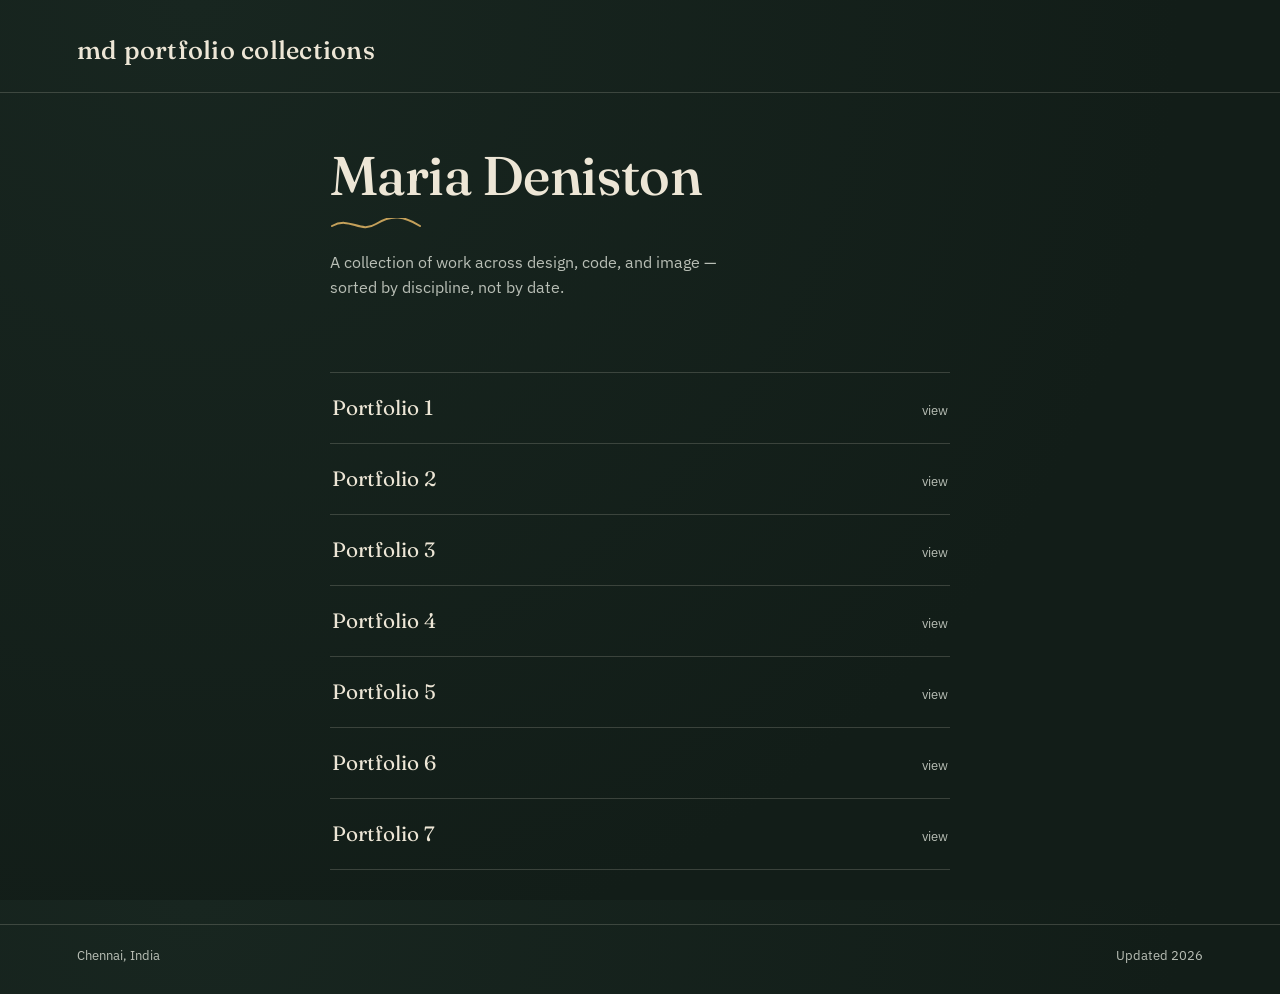
<file: index.html>
<!DOCTYPE html>
<html lang="en">
<head>
<meta charset="UTF-8">
<meta name="viewport" content="width=device-width, initial-scale=1.0">
<title>Portfolio — Index</title>
<link rel="preconnect" href="https://fonts.googleapis.com">
<link href="https://fonts.googleapis.com/css2?family=Fraunces:opsz,wght@9..144,400;9..144,500;9..144,600&family=IBM+Plex+Sans:wght@400;500&display=swap" rel="stylesheet">
<style>

  :root{
    --ink: #EDE6D6;
    --ink-dim: #B9BFB6;
    --bg: #182620;
    --bg-deep: #121D18;
    --brass: #C4A05A;
    --rust: #9C5B44;
    --rule: rgba(237, 230, 214, 0.18);
  }

  *{ margin:0; padding:0; box-sizing:border-box; }

  html, body{
    height:100%;
  }

  body{
    background: radial-gradient(circle at 15% 0%, var(--bg) 0%, var(--bg-deep) 70%);
    color: var(--ink);
    font-family: 'IBM Plex Sans', sans-serif;
    min-height:100vh;
    display:flex;
    flex-direction:column;
  }

  .site-header{
    padding: 34px 6vw 26px;
    border-bottom: 1px solid var(--rule);
  }

  .site-header .title{
    font-family: 'Fraunces', serif;
    font-weight: 500;
    font-size: clamp(1.3rem, 2.6vw, 1.6rem);
    letter-spacing: 0.01em;
  }

  main{
    flex: 1;
    display:flex;
    align-items:center;
    justify-content:center;
    padding: 6vh 6vw;
  }

  .card{
    width:100%;
    max-width: 620px;
  }

  .masthead{
    margin-bottom: 4.5rem;
  }

  .masthead h1{
    font-family: 'Fraunces', serif;
    font-weight: 500;
    font-size: clamp(2.4rem, 6vw, 3.4rem);
    line-height: 1.05;
    letter-spacing: -0.01em;
  }

  .masthead .flourish{
    display:block;
    width: 92px;
    height: 14px;
    margin-top: 14px;
  }

  .masthead .flourish path{
    stroke: var(--brass);
    stroke-width: 2;
    fill:none;
    stroke-linecap: round;
  }

  .masthead p{
    margin-top: 18px;
    color: var(--ink-dim);
    font-size: 0.98rem;
    max-width: 40ch;
    line-height: 1.6;
  }

  .menu{
    list-style:none;
    border-top: 1px solid var(--rule);
  }

  .menu li{
    border-bottom: 1px solid var(--rule);
  }

  .menu a{
    display:flex;
    align-items:baseline;
    justify-content:space-between;
    gap: 20px;
    text-decoration:none;
    color: var(--ink);
    padding: 22px 2px;
    position:relative;
  }

  .menu .name{
    font-family:'Fraunces', serif;
    font-weight: 400;
    font-size: 1.3rem;
    transition: transform 0.35s cubic-bezier(.2,.7,.2,1), color 0.35s ease;
  }

  .menu .note{
    font-size: 0.82rem;
    color: var(--ink-dim);
    white-space:nowrap;
    flex-shrink:0;
    transition: color 0.35s ease;
  }

  .menu li::after{
    content:"";
    display:block;
    height:1px;
    background: var(--brass);
    width:0%;
    transition: width 0.4s cubic-bezier(.2,.7,.2,1);
  }

  .menu li:hover::after{
    width:100%;
  }

  .menu li:hover .name{
    transform: translateX(8px);
    color: var(--brass);
  }

  .menu li:hover .note{
    color: var(--rust);
  }

  .site-footer{
    padding: 22px 6vw 30px;
    border-top: 1px solid var(--rule);
    font-size: 0.82rem;
    color: var(--ink-dim);
    display:flex;
    justify-content:space-between;
    gap: 20px;
    flex-wrap:wrap;
  }

  @media (prefers-reduced-motion: reduce){
    .menu .name, .menu li::after{ transition:none; }
  }

  @media (max-width: 480px){
    .menu .note{ display:none; }
  }

</style>
</head>
<body>

  <header class="site-header">
    <span class="title">md portfolio collections</span>
  </header>

  <main>
    <div class="card">

      <div class="masthead">
        <h1>Maria Deniston</h1>
        <svg class="flourish" viewBox="0 0 92 14" xmlns="http://www.w3.org/2000/svg">
          <path d="M2 8 C 20 -2, 30 16, 46 6 S 74 -2, 90 8" />
        </svg>
        <p>A collection of work across design, code, and image — sorted by discipline, not by date.</p>
      </div>

      <ul class="menu">
        <li><a href="./p1/index.html"><span class="name">Portfolio 1</span><span class="note">view</span></a></li>
        <li><a href="./p2/index.html"><span class="name">Portfolio 2</span><span class="note">view</span></a></li>
        <li><a href="./p3/index.html"><span class="name">Portfolio 3</span><span class="note">view</span></a></li>
        <li><a href="./p4/index.html"><span class="name">Portfolio 4</span><span class="note">view</span></a></li>
        <li><a href="./p5/index.html"><span class="name">Portfolio 5</span><span class="note">view</span></a></li>
        <li><a href="./p6/index.html"><span class="name">Portfolio 6</span><span class="note">view</span></a></li>
        <li><a href="./p7/index.html"><span class="name">Portfolio 7</span><span class="note">view</span></a></li>
      </ul>

    </div>
  </main>

  <footer class="site-footer">
    <span>Chennai, India</span>
    <span>Updated 2026</span>
  </footer>

</body>
</html>
</file>
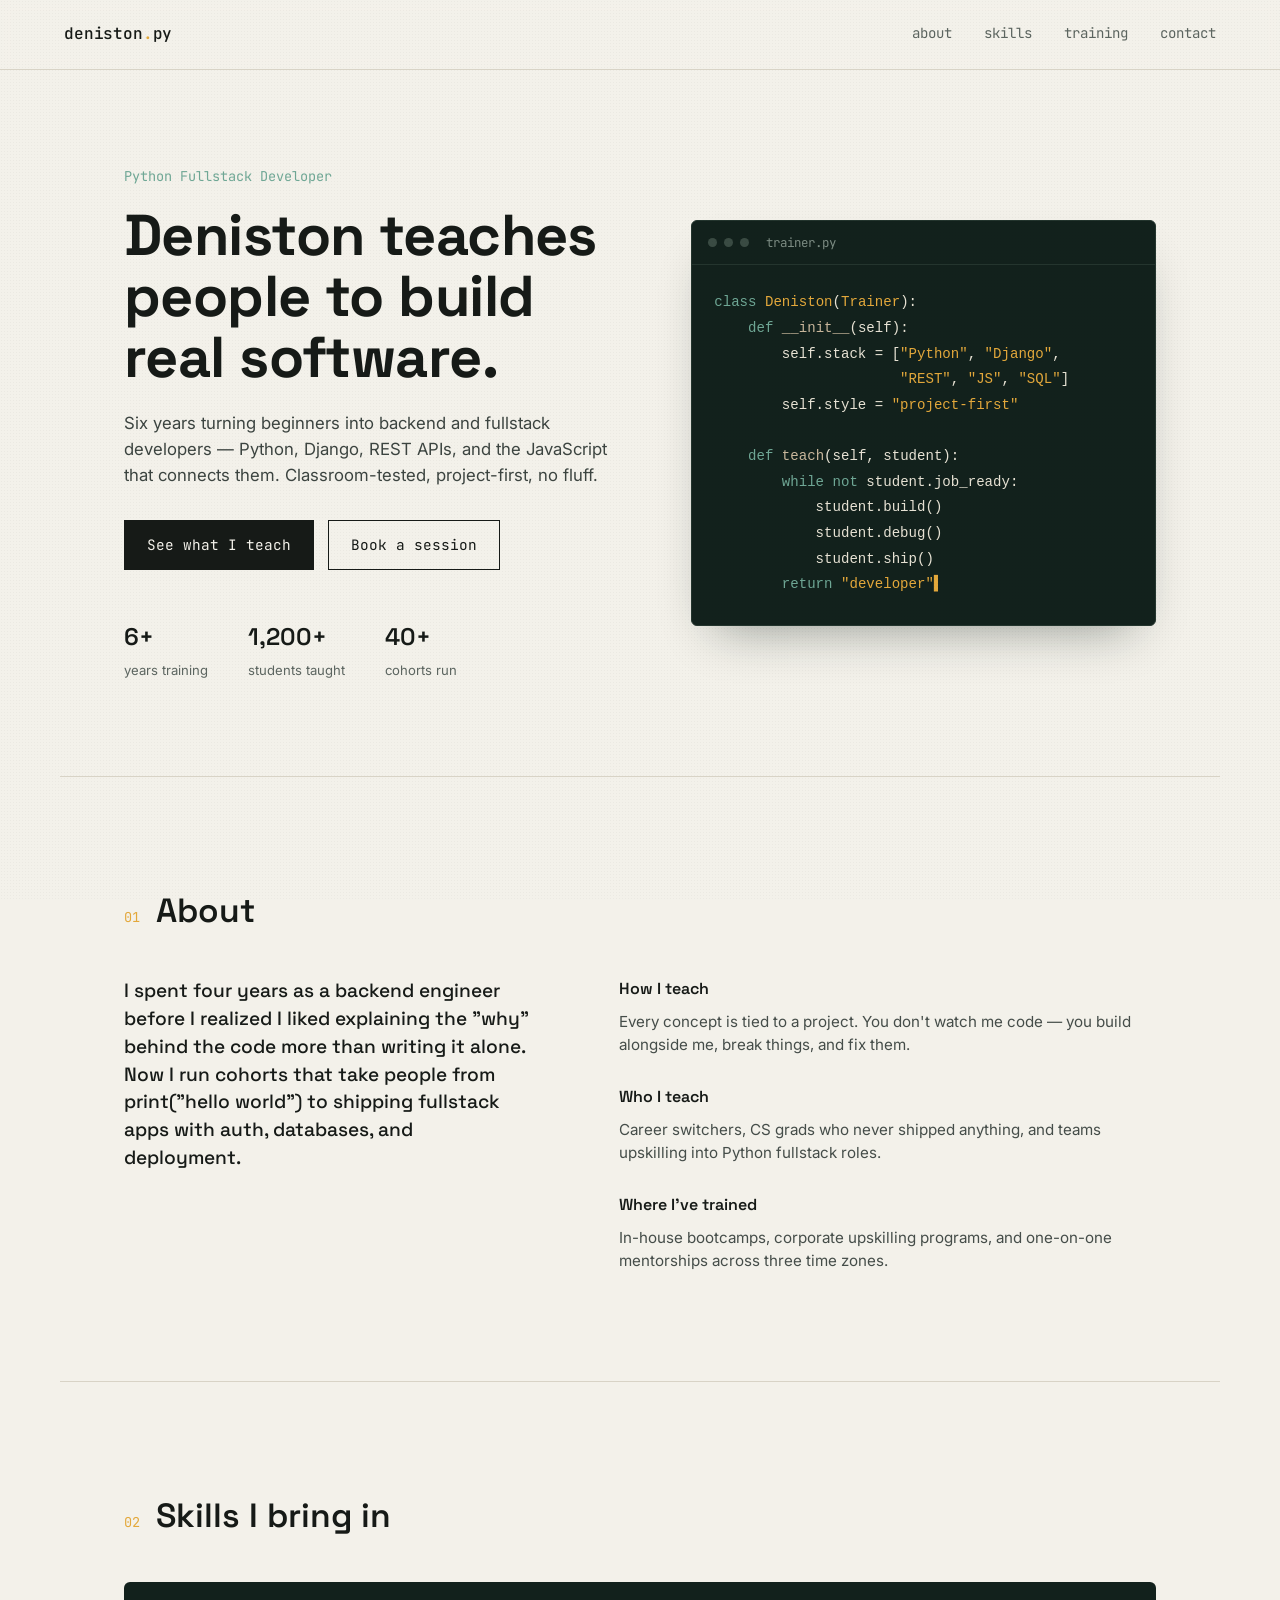
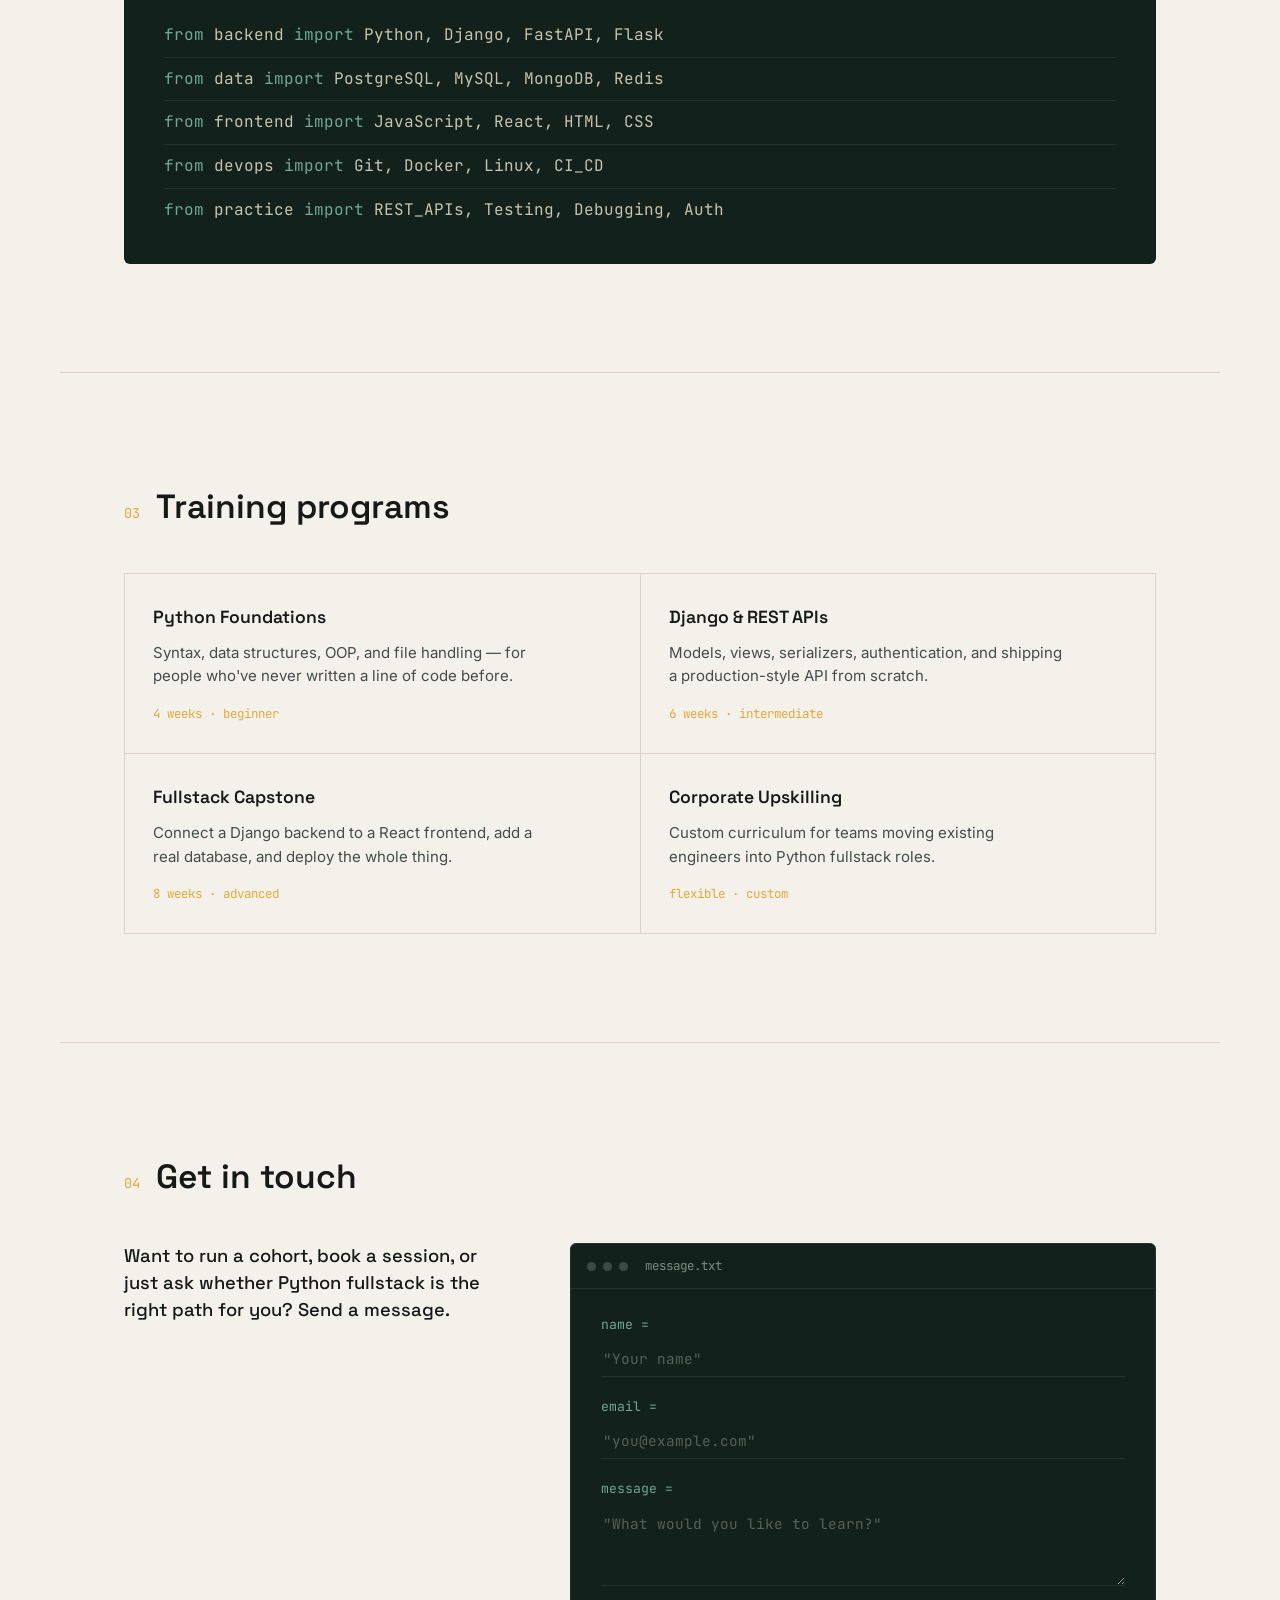
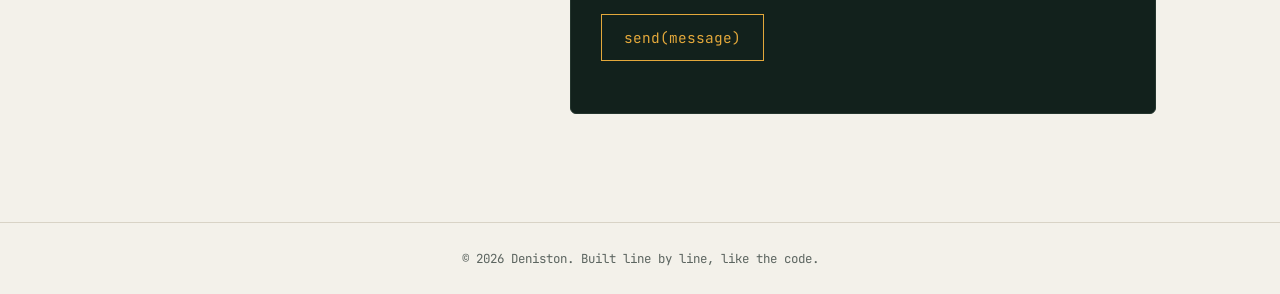
<file: p1/index.html>
<!DOCTYPE html>
<html lang="en">
<head>
<meta charset="UTF-8">
<meta name="viewport" content="width=device-width, initial-scale=1.0">
<title>Deniston — Python Fullstack Trainer</title>
<link rel="preconnect" href="https://fonts.googleapis.com">
<link rel="preconnect" href="https://fonts.gstatic.com" crossorigin>
<link href="https://fonts.googleapis.com/css2?family=Space+Grotesk:wght@400;500;600;700&family=Inter:wght@400;500;600&family=JetBrains+Mono:wght@400;500&display=swap" rel="stylesheet">
<link rel="stylesheet" href="./style.css">
</head>
<body>

<div class="grain"></div>

<header class="nav">
  <a href="#top" class="nav__mark">deniston<span class="dot">.</span>py</a>
  <nav class="nav__links">
    <a href="#about">about</a>
    <a href="#skills">skills</a>
    <a href="#training">training</a>
    <a href="#contact">contact</a>
  </nav>
  <button class="nav__toggle" id="navToggle" aria-label="Open menu" aria-expanded="false">
    <span></span><span></span><span></span>
  </button>
</header>

<main id="top">

  <!-- ============ HERO ============ -->
  <section class="hero">
    <div class="hero__text">
      <p class="hero__kicker">Python Fullstack Developer</p>
      <h1 class="hero__title">Deniston teaches<br>people to build<br>real software.</h1>
      <p class="hero__lede">
        Six years turning beginners into backend and fullstack developers —
        Python, Django, REST APIs, and the JavaScript that connects them.
        Classroom-tested, project-first, no fluff.
      </p>
      <div class="hero__actions">
        <a href="#training" class="btn btn--solid">See what I teach</a>
        <a href="#contact" class="btn btn--line">Book a session</a>
      </div>
      <dl class="hero__stats">
        <div><dt>6+</dt><dd>years training</dd></div>
        <div><dt>1,200+</dt><dd>students taught</dd></div>
        <div><dt>40+</dt><dd>cohorts run</dd></div>
      </dl>
    </div>

    <div class="hero__panel">
      <div class="editor">
        <div class="editor__bar">
          <span></span><span></span><span></span>
          <p>trainer.py</p>
        </div>
        <pre class="editor__body"><code><span class="c-kw">class</span> <span class="c-cls">Deniston</span>(<span class="c-cls">Trainer</span>):
    <span class="c-kw">def</span> <span class="c-fn">__init__</span>(self):
        self.stack = [<span class="c-str">"Python"</span>, <span class="c-str">"Django"</span>,
                      <span class="c-str">"REST"</span>, <span class="c-str">"JS"</span>, <span class="c-str">"SQL"</span>]
        self.style = <span class="c-str">"project-first"</span>

    <span class="c-kw">def</span> <span class="c-fn">teach</span>(self, student):
        <span class="c-kw">while</span> <span class="c-kw">not</span> student.job_ready:
            student.build()
            student.debug()
            student.ship()
        <span class="c-kw">return</span> <span class="c-str">"developer"</span><span class="cursor">▍</span></code></pre>
      </div>
    </div>
  </section>

  <!-- ============ ABOUT ============ -->
  <section class="about" id="about">
    <div class="section-head">
      <span class="section-num">01</span>
      <h2>About</h2>
    </div>
    <div class="about__grid">
      <p class="about__lead">
        I spent four years as a backend engineer before I realized I liked
        explaining the "why" behind the code more than writing it alone.
        Now I run cohorts that take people from print("hello world")
        to shipping fullstack apps with auth, databases, and deployment.
      </p>
      <div class="about__facts">
        <div class="fact">
          <h3>How I teach</h3>
          <p>Every concept is tied to a project. You don't watch me code —
          you build alongside me, break things, and fix them.</p>
        </div>
        <div class="fact">
          <h3>Who I teach</h3>
          <p>Career switchers, CS grads who never shipped anything, and
          teams upskilling into Python fullstack roles.</p>
        </div>
        <div class="fact">
          <h3>Where I've trained</h3>
          <p>In-house bootcamps, corporate upskilling programs, and
          one-on-one mentorships across three time zones.</p>
        </div>
      </div>
    </div>
  </section>

  <!-- ============ SKILLS ============ -->
  <section class="skills" id="skills">
    <div class="section-head">
      <span class="section-num">02</span>
      <h2>Skills I bring in</h2>
    </div>
    <div class="imports">
      <p class="imports__line"><span class="c-kw">from</span> backend <span class="c-kw">import</span> Python, Django, FastAPI, Flask</p>
      <p class="imports__line"><span class="c-kw">from</span> data <span class="c-kw">import</span> PostgreSQL, MySQL, MongoDB, Redis</p>
      <p class="imports__line"><span class="c-kw">from</span> frontend <span class="c-kw">import</span> JavaScript, React, HTML, CSS</p>
      <p class="imports__line"><span class="c-kw">from</span> devops <span class="c-kw">import</span> Git, Docker, Linux, CI_CD</p>
      <p class="imports__line"><span class="c-kw">from</span> practice <span class="c-kw">import</span> REST_APIs, Testing, Debugging, Auth</p>
    </div>
  </section>

  <!-- ============ TRAINING ============ -->
  <section class="training" id="training">
    <div class="section-head">
      <span class="section-num">03</span>
      <h2>Training programs</h2>
    </div>
    <ul class="syllabus">
      <li class="syllabus__item">
        <h3>Python Foundations</h3>
        <p>Syntax, data structures, OOP, and file handling — for people who've
        never written a line of code before.</p>
        <span class="syllabus__meta">4 weeks · beginner</span>
      </li>
      <li class="syllabus__item">
        <h3>Django & REST APIs</h3>
        <p>Models, views, serializers, authentication, and shipping a
        production-style API from scratch.</p>
        <span class="syllabus__meta">6 weeks · intermediate</span>
      </li>
      <li class="syllabus__item">
        <h3>Fullstack Capstone</h3>
        <p>Connect a Django backend to a React frontend, add a real database,
        and deploy the whole thing.</p>
        <span class="syllabus__meta">8 weeks · advanced</span>
      </li>
      <li class="syllabus__item">
        <h3>Corporate Upskilling</h3>
        <p>Custom curriculum for teams moving existing engineers into
        Python fullstack roles.</p>
        <span class="syllabus__meta">flexible · custom</span>
      </li>
    </ul>
  </section>

  <!-- ============ CONTACT ============ -->
  <section class="contact" id="contact">
    <div class="section-head">
      <span class="section-num">04</span>
      <h2>Get in touch</h2>
    </div>
    <div class="contact__grid">
      <p class="contact__lede">
        Want to run a cohort, book a session, or just ask whether Python
        fullstack is the right path for you? Send a message.
      </p>
      <form class="terminal-form" id="contactForm">
        <div class="terminal-form__bar">
          <span></span><span></span><span></span>
          <p>message.txt</p>
        </div>
        <div class="terminal-form__body">
          <label for="name">name =</label>
          <input type="text" id="name" name="name" required placeholder='"Your name"'>

          <label for="email">email =</label>
          <input type="email" id="email" name="email" required placeholder='"you@example.com"'>

          <label for="message">message =</label>
          <textarea id="message" name="message" required placeholder='"What would you like to learn?"'></textarea>

          <button type="submit" class="btn btn--solid">send(message)</button>
          <p class="terminal-form__status" id="formStatus" role="status"></p>
        </div>
      </form>
    </div>
  </section>

</main>

<footer class="footer">
  <p>© <span id="year"></span> Deniston. Built line by line, like the code.</p>
</footer>

<script src="./script.js"></script>
</body>
</html>
</file>
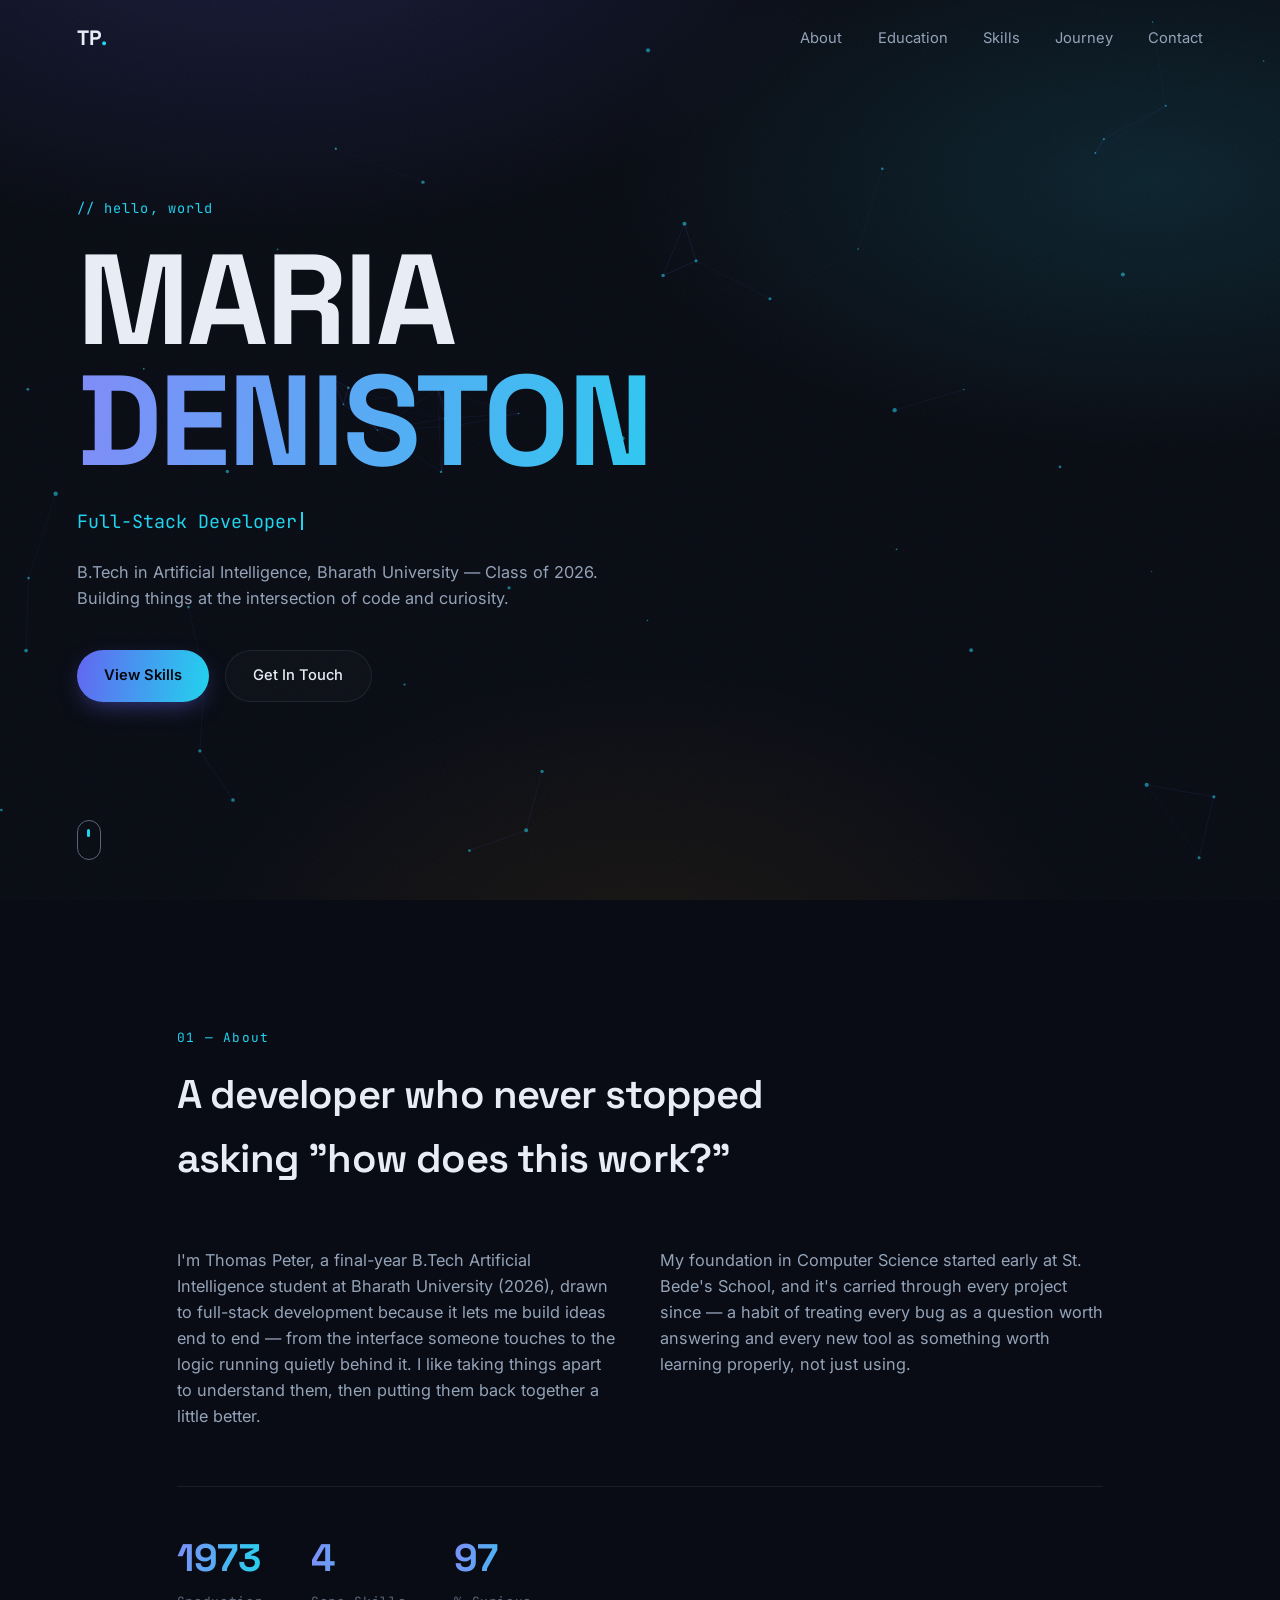
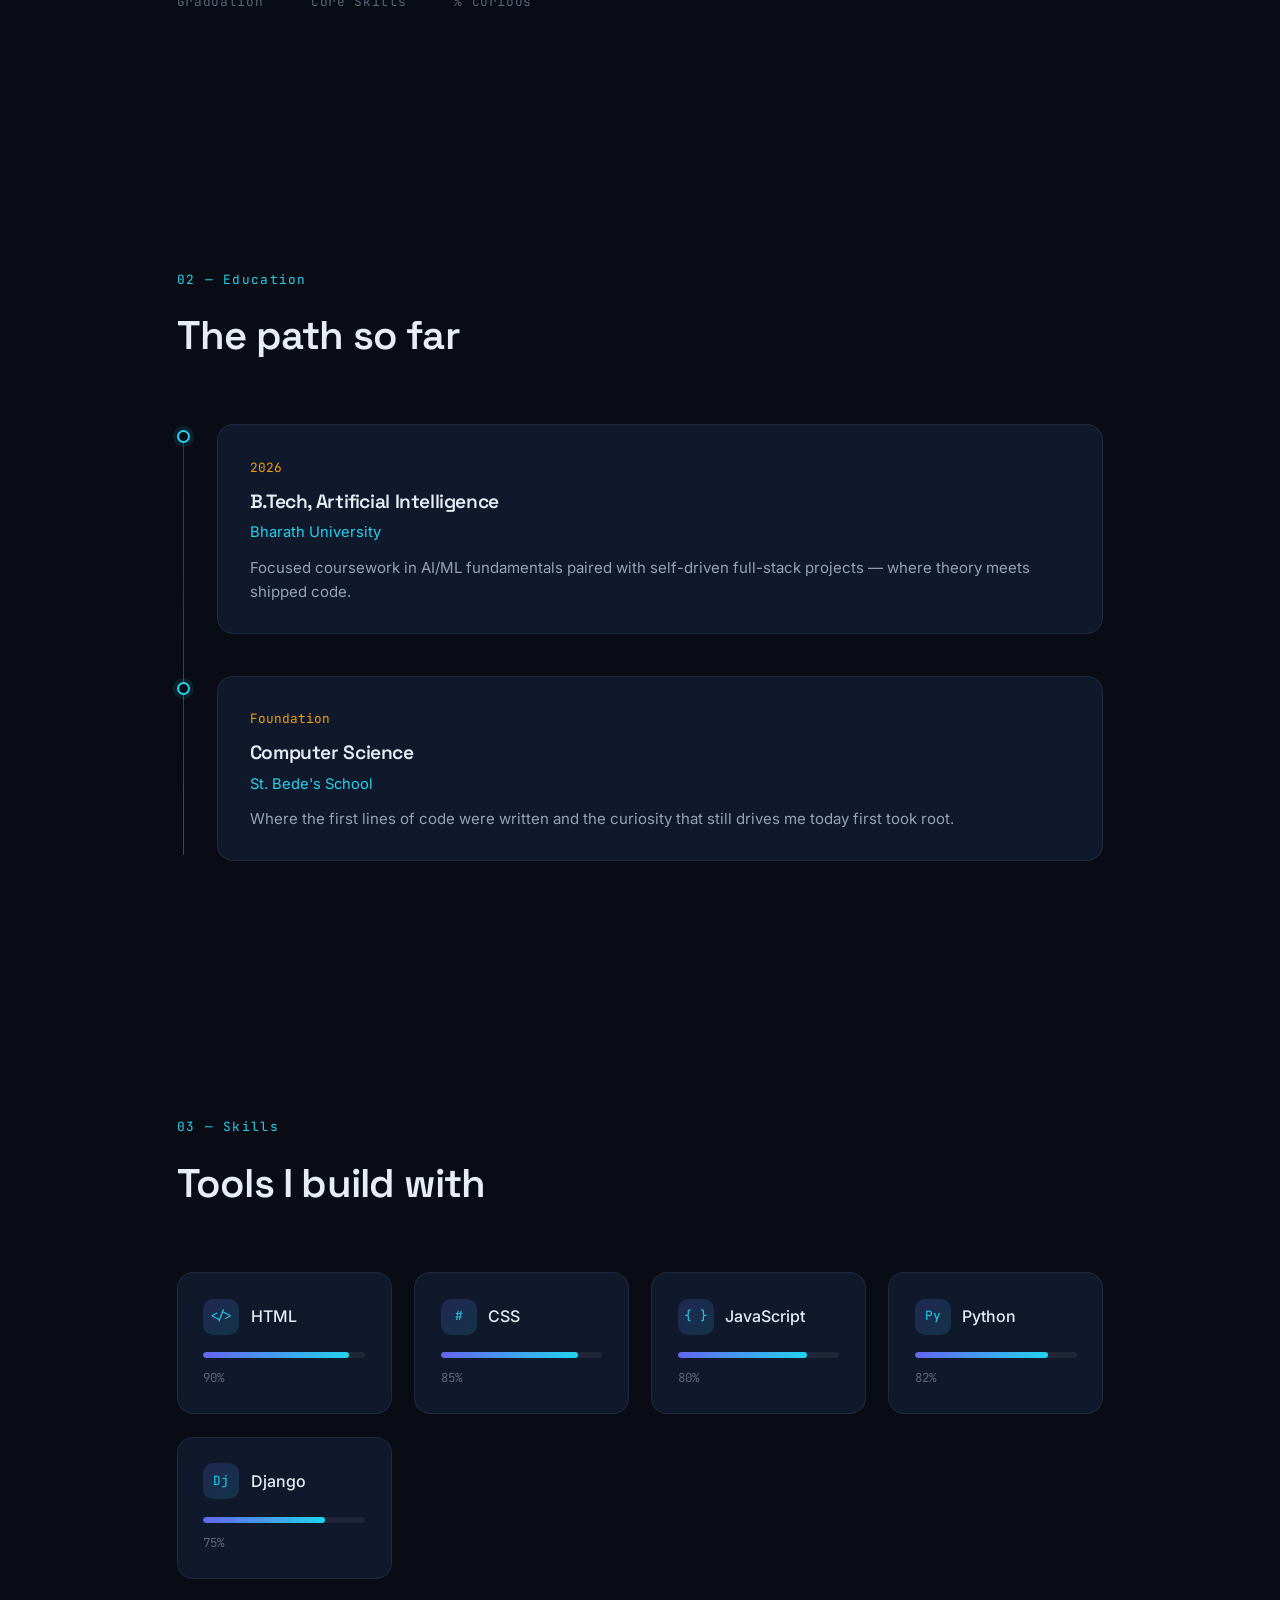
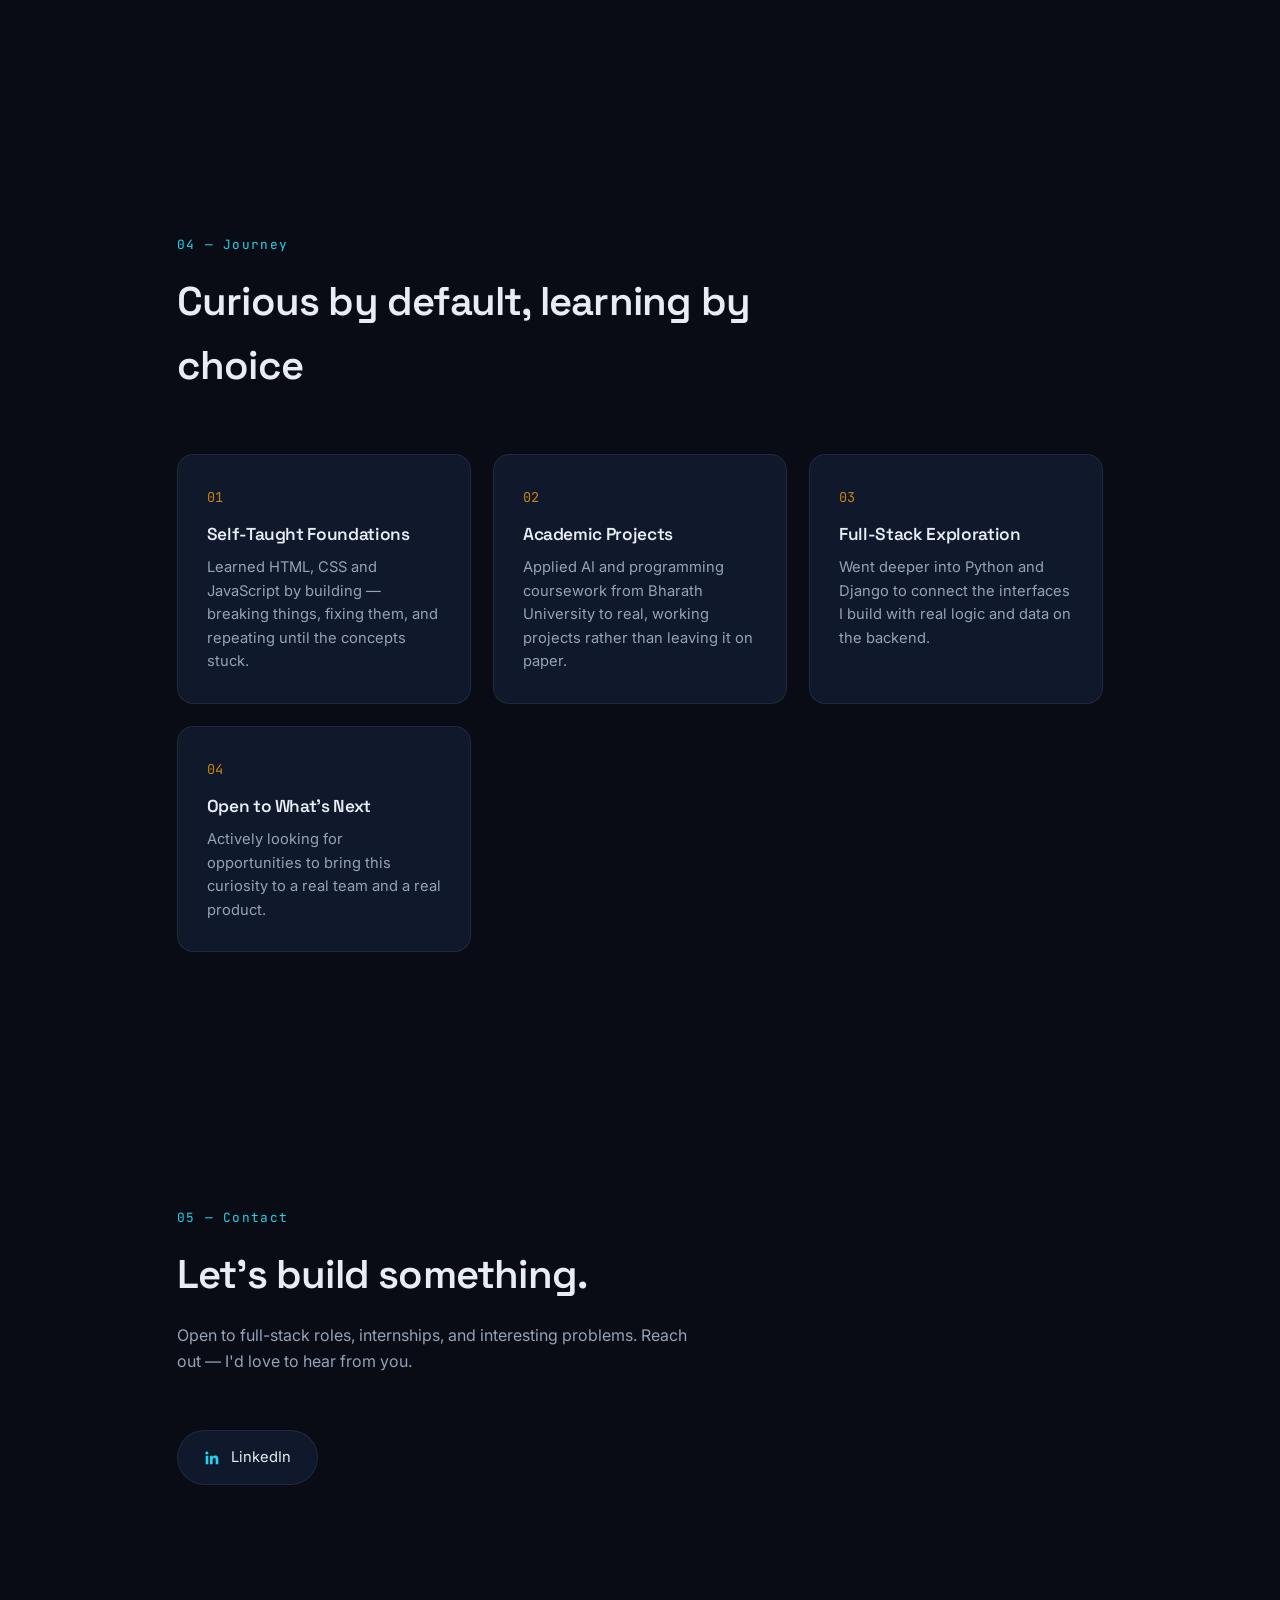
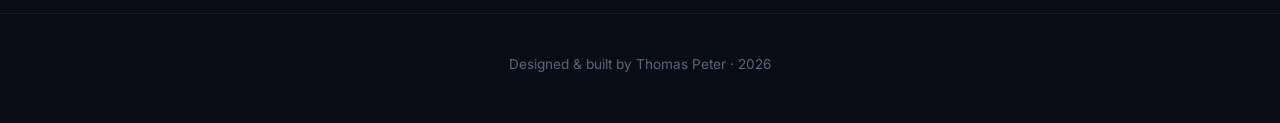
<file: p2/index.html>
<!DOCTYPE html>
<html lang="en">
<head>
<meta charset="UTF-8" />
<meta name="viewport" content="width=device-width, initial-scale=1.0" />
<title>Thomas Peter — Full-Stack Developer</title>
<meta name="description" content="Thomas Peter — Full-Stack Developer & AI Enthusiast. B.Tech in Artificial Intelligence, Bharath University." />

<link rel="preconnect" href="https://fonts.googleapis.com">
<link rel="preconnect" href="https://fonts.gstatic.com" crossorigin>
<link href="https://fonts.googleapis.com/css2?family=Space+Grotesk:wght@400;500;600;700&family=Inter:wght@400;500;600&family=JetBrains+Mono:wght@400;500&display=swap" rel="stylesheet">

<link rel="stylesheet" href="style.css" />
</head>
<body>

<!-- persistent animated node network background -->
<canvas id="bg-canvas"></canvas>
<div class="grain"></div>

<!-- progress bar -->
<div class="scroll-progress"><div class="scroll-progress__bar" id="scrollBar"></div></div>

<!-- NAV -->
<header class="nav" id="nav">
  <a href="#home" class="nav__logo">TP<span class="dot">.</span></a>
  <nav class="nav__links">
    <a href="#about" data-nav>About</a>
    <a href="#education" data-nav>Education</a>
    <a href="#skills" data-nav>Skills</a>
    <a href="#experience" data-nav>Journey</a>
    <a href="#contact" data-nav>Contact</a>
  </nav>
  <button class="nav__toggle" id="navToggle" aria-label="Toggle menu">
    <span></span><span></span><span></span>
  </button>
</header>

<!-- HERO -->
<section id="home" class="hero">
  <p class="hero__eyebrow mono">// hello, world</p>
  <h1 class="hero__name">
    <span class="line">Maria</span>
    <span class="line hero__name--accent">Deniston</span>
  </h1>
  <p class="hero__tagline mono" id="typewriter"></p>
  <p class="hero__sub">B.Tech in Artificial Intelligence, Bharath University — Class of 2026. Building things at the intersection of code and curiosity.</p>
  <div class="hero__cta">
    <a href="#skills" class="btn btn--primary">View Skills</a>
    <a href="#contact" class="btn btn--ghost">Get In Touch</a>
  </div>
  <a href="#about" class="hero__scroll" aria-label="Scroll down">
    <span class="hero__scroll-line"></span>
  </a>
</section>

<main>

  <!-- ABOUT -->
  <section id="about" class="section">
    <div class="section__head reveal">
      <p class="eyebrow mono">01 — About</p>
      <h2>A developer who never stopped asking "how does this work?"</h2>
    </div>
    <div class="about__grid">
      <p class="about__text reveal">
        I'm Thomas Peter, a final-year B.Tech Artificial Intelligence student at Bharath University
        (2026), drawn to full-stack development because it lets me build ideas end to end — from
        the interface someone touches to the logic running quietly behind it. I like taking things
        apart to understand them, then putting them back together a little better.
      </p>
      <p class="about__text reveal">
        My foundation in Computer Science started early at St. Bede's School, and it's carried
        through every project since — a habit of treating every bug as a question worth answering
        and every new tool as something worth learning properly, not just using.
      </p>
    </div>
    <div class="about__stats reveal">
      <div class="stat"><span class="stat__num" data-count="2026">0</span><span class="stat__label mono">Graduation</span></div>
      <div class="stat"><span class="stat__num" data-count="5">0</span><span class="stat__label mono">Core Skills</span></div>
      <div class="stat"><span class="stat__num" data-count="100">0</span><span class="stat__label mono">% Curious</span></div>
    </div>
  </section>

  <!-- EDUCATION -->
  <section id="education" class="section">
    <div class="section__head reveal">
      <p class="eyebrow mono">02 — Education</p>
      <h2>The path so far</h2>
    </div>

    <div class="timeline">
      <div class="timeline__line"></div>

      <div class="timeline__item reveal">
        <div class="timeline__node"></div>
        <div class="timeline__card">
          <p class="timeline__date mono">2026</p>
          <h3>B.Tech, Artificial Intelligence</h3>
          <p class="timeline__org">Bharath University</p>
          <p class="timeline__desc">Focused coursework in AI/ML fundamentals paired with self-driven
            full-stack projects — where theory meets shipped code.</p>
        </div>
      </div>

      <div class="timeline__item reveal">
        <div class="timeline__node"></div>
        <div class="timeline__card">
          <p class="timeline__date mono">Foundation</p>
          <h3>Computer Science</h3>
          <p class="timeline__org">St. Bede's School</p>
          <p class="timeline__desc">Where the first lines of code were written and the curiosity
            that still drives me today first took root.</p>
        </div>
      </div>
    </div>
  </section>

  <!-- SKILLS -->
  <section id="skills" class="section">
    <div class="section__head reveal">
      <p class="eyebrow mono">03 — Skills</p>
      <h2>Tools I build with</h2>
    </div>

    <div class="skills__grid">
      <div class="skill-card reveal" data-level="90">
        <div class="skill-card__top">
          <span class="skill-card__icon">&lt;/&gt;</span>
          <span class="skill-card__name">HTML</span>
        </div>
        <div class="skill-bar"><div class="skill-bar__fill"></div></div>
        <span class="skill-card__pct mono">90%</span>
      </div>

      <div class="skill-card reveal" data-level="85">
        <div class="skill-card__top">
          <span class="skill-card__icon">#</span>
          <span class="skill-card__name">CSS</span>
        </div>
        <div class="skill-bar"><div class="skill-bar__fill"></div></div>
        <span class="skill-card__pct mono">85%</span>
      </div>

      <div class="skill-card reveal" data-level="80">
        <div class="skill-card__top">
          <span class="skill-card__icon">{ }</span>
          <span class="skill-card__name">JavaScript</span>
        </div>
        <div class="skill-bar"><div class="skill-bar__fill"></div></div>
        <span class="skill-card__pct mono">80%</span>
      </div>

      <div class="skill-card reveal" data-level="82">
        <div class="skill-card__top">
          <span class="skill-card__icon">Py</span>
          <span class="skill-card__name">Python</span>
        </div>
        <div class="skill-bar"><div class="skill-bar__fill"></div></div>
        <span class="skill-card__pct mono">82%</span>
      </div>

      <div class="skill-card reveal" data-level="75">
        <div class="skill-card__top">
          <span class="skill-card__icon">Dj</span>
          <span class="skill-card__name">Django</span>
        </div>
        <div class="skill-bar"><div class="skill-bar__fill"></div></div>
        <span class="skill-card__pct mono">75%</span>
      </div>
    </div>
  </section>

  <!-- EXPERIENCE / JOURNEY -->
  <section id="experience" class="section">
    <div class="section__head reveal">
      <p class="eyebrow mono">04 — Journey</p>
      <h2>Curious by default, learning by choice</h2>
    </div>

    <div class="journey__grid">
      <div class="journey-card reveal">
        <span class="journey-card__mark mono">01</span>
        <h3>Self-Taught Foundations</h3>
        <p>Learned HTML, CSS and JavaScript by building — breaking things, fixing them, and
          repeating until the concepts stuck.</p>
      </div>
      <div class="journey-card reveal">
        <span class="journey-card__mark mono">02</span>
        <h3>Academic Projects</h3>
        <p>Applied AI and programming coursework from Bharath University to real, working
          projects rather than leaving it on paper.</p>
      </div>
      <div class="journey-card reveal">
        <span class="journey-card__mark mono">03</span>
        <h3>Full-Stack Exploration</h3>
        <p>Went deeper into Python and Django to connect the interfaces I build with real logic
          and data on the backend.</p>
      </div>
      <div class="journey-card reveal">
        <span class="journey-card__mark mono">04</span>
        <h3>Open to What's Next</h3>
        <p>Actively looking for opportunities to bring this curiosity to a real team and a real
          product.</p>
      </div>
    </div>
  </section>

  <!-- CONTACT -->
  <section id="contact" class="section section--contact">
    <div class="section__head reveal">
      <p class="eyebrow mono">05 — Contact</p>
      <h2>Let's build something.</h2>
      <p class="contact__sub">Open to full-stack roles, internships, and interesting problems.
        Reach out — I'd love to hear from you.</p>
    </div>

    <div class="contact__links reveal">
      <a href="https://www.linkedin.com/in/thomas-peter/" target="_blank" rel="noopener noreferrer" class="social-btn">
        <svg viewBox="0 0 24 24" fill="currentColor" class="social-btn__icon"><path d="M20.45 20.45h-3.56v-5.58c0-1.33-.03-3.04-1.85-3.04-1.86 0-2.15 1.45-2.15 2.94v5.68H9.34V9h3.42v1.56h.05c.48-.9 1.64-1.85 3.38-1.85 3.6 0 4.27 2.37 4.27 5.46v6.28zM5.34 7.43a2.07 2.07 0 1 1 0-4.13 2.07 2.07 0 0 1 0 4.13zM7.12 20.45H3.56V9h3.56v11.45z"/></svg>
        <span>LinkedIn</span>
      </a>
    </div>
  </section>

</main>

<footer class="footer">
  <p>Designed &amp; built by Thomas Peter · <span id="year"></span></p>
</footer>

<button class="to-top" id="toTop" aria-label="Back to top">↑</button>

<script src="script.js"></script>
</body>
</html>
</file>
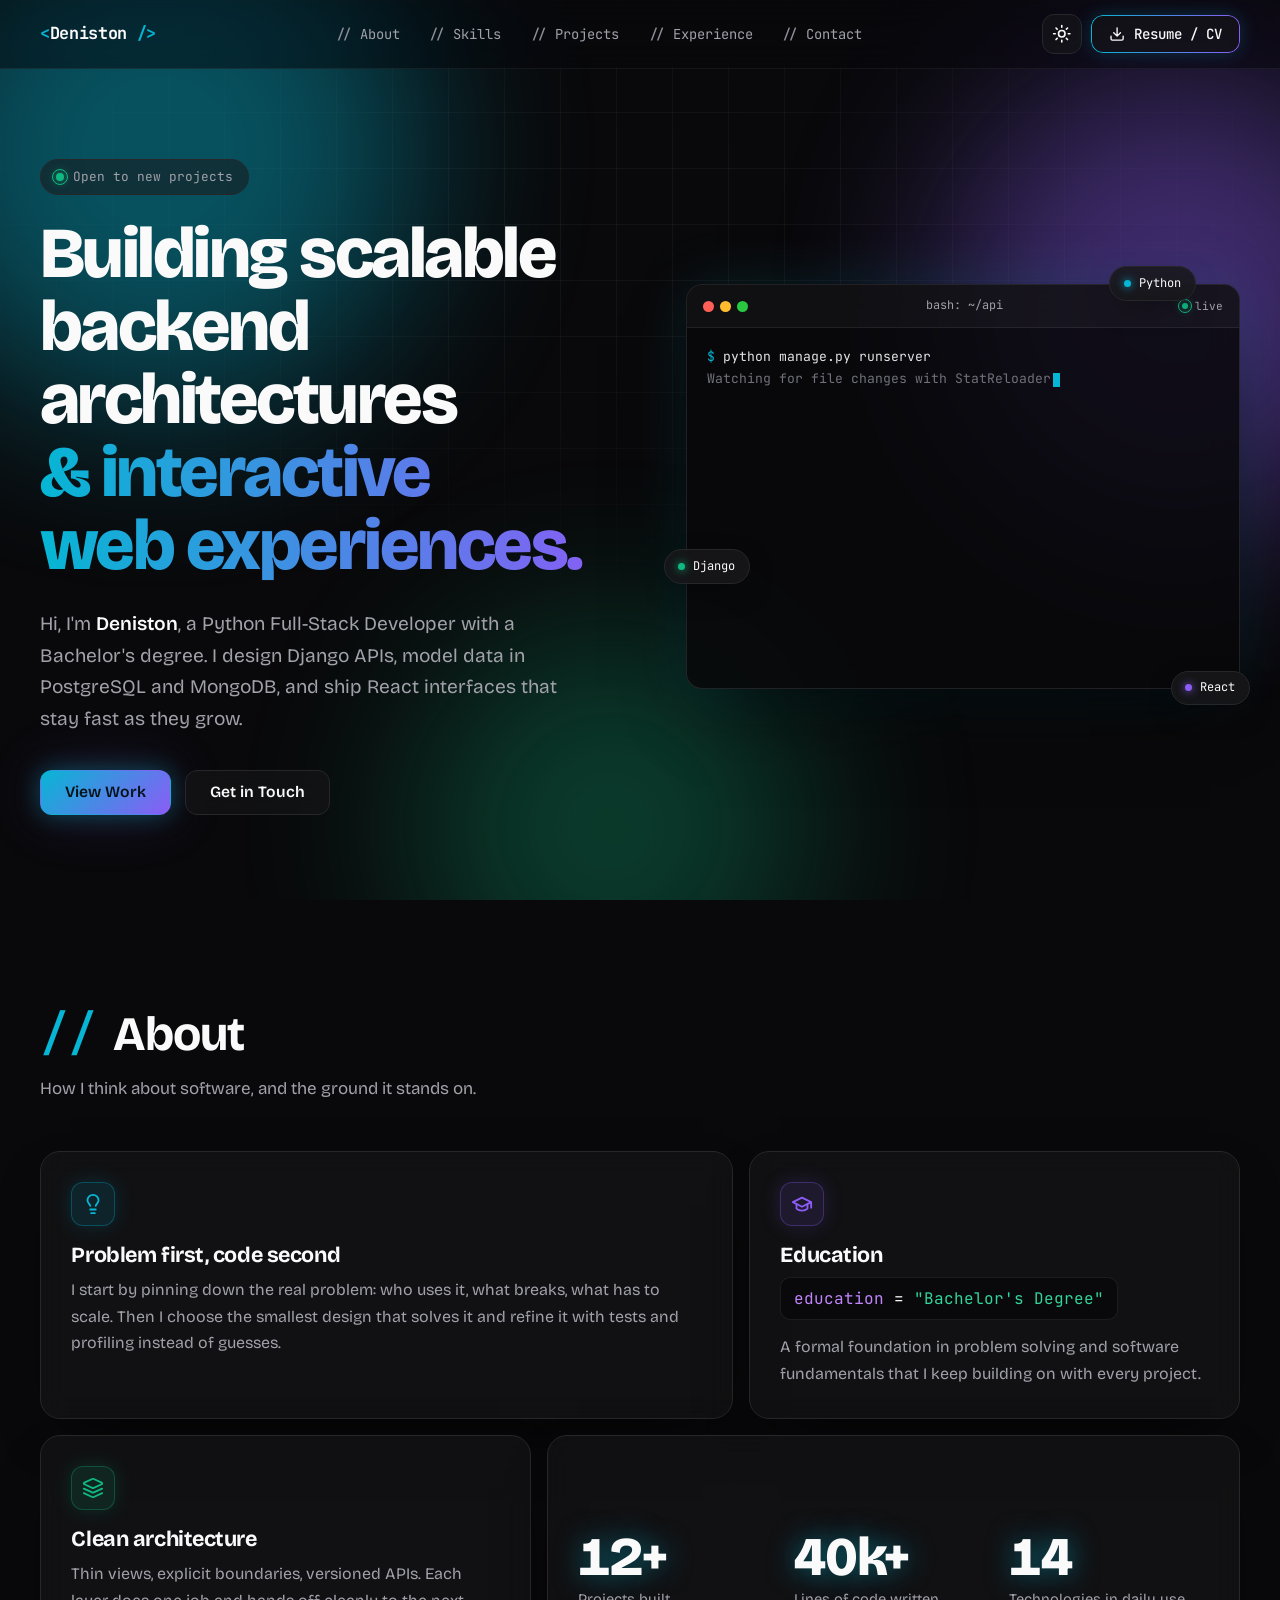
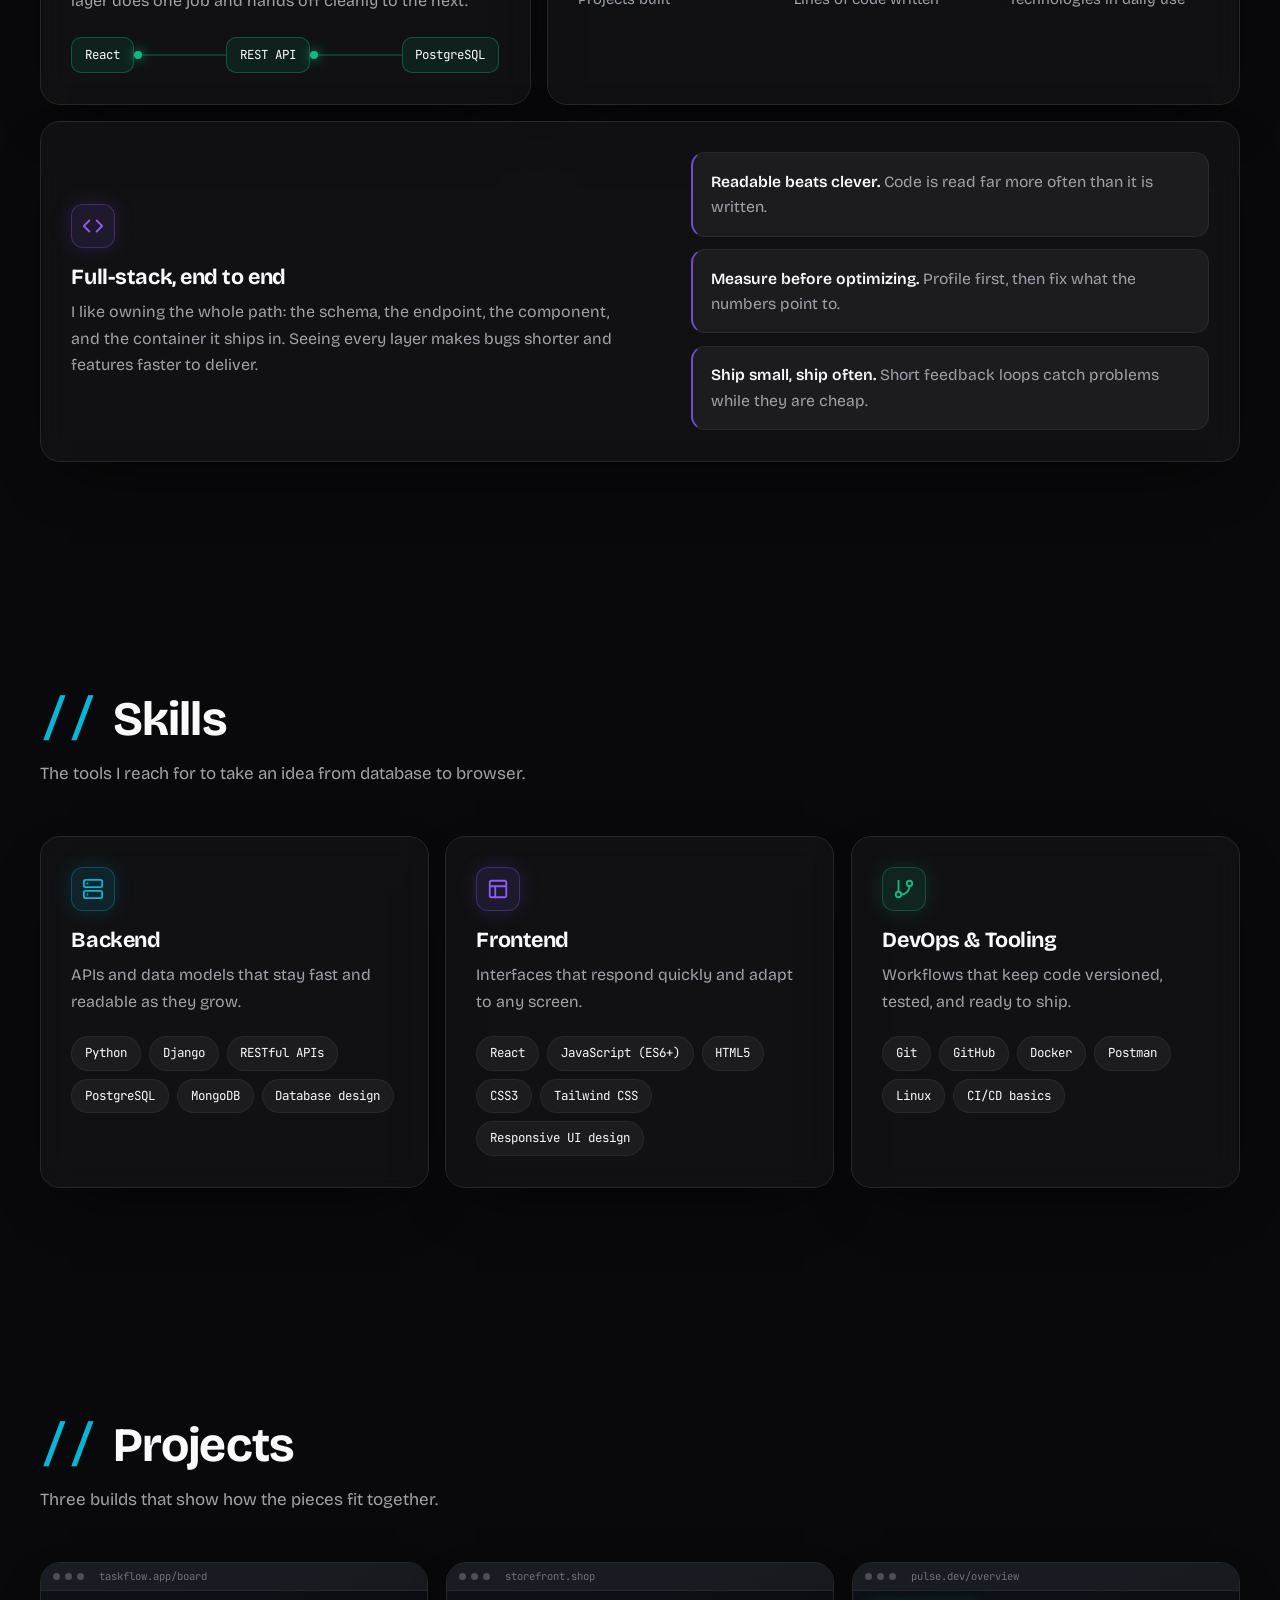
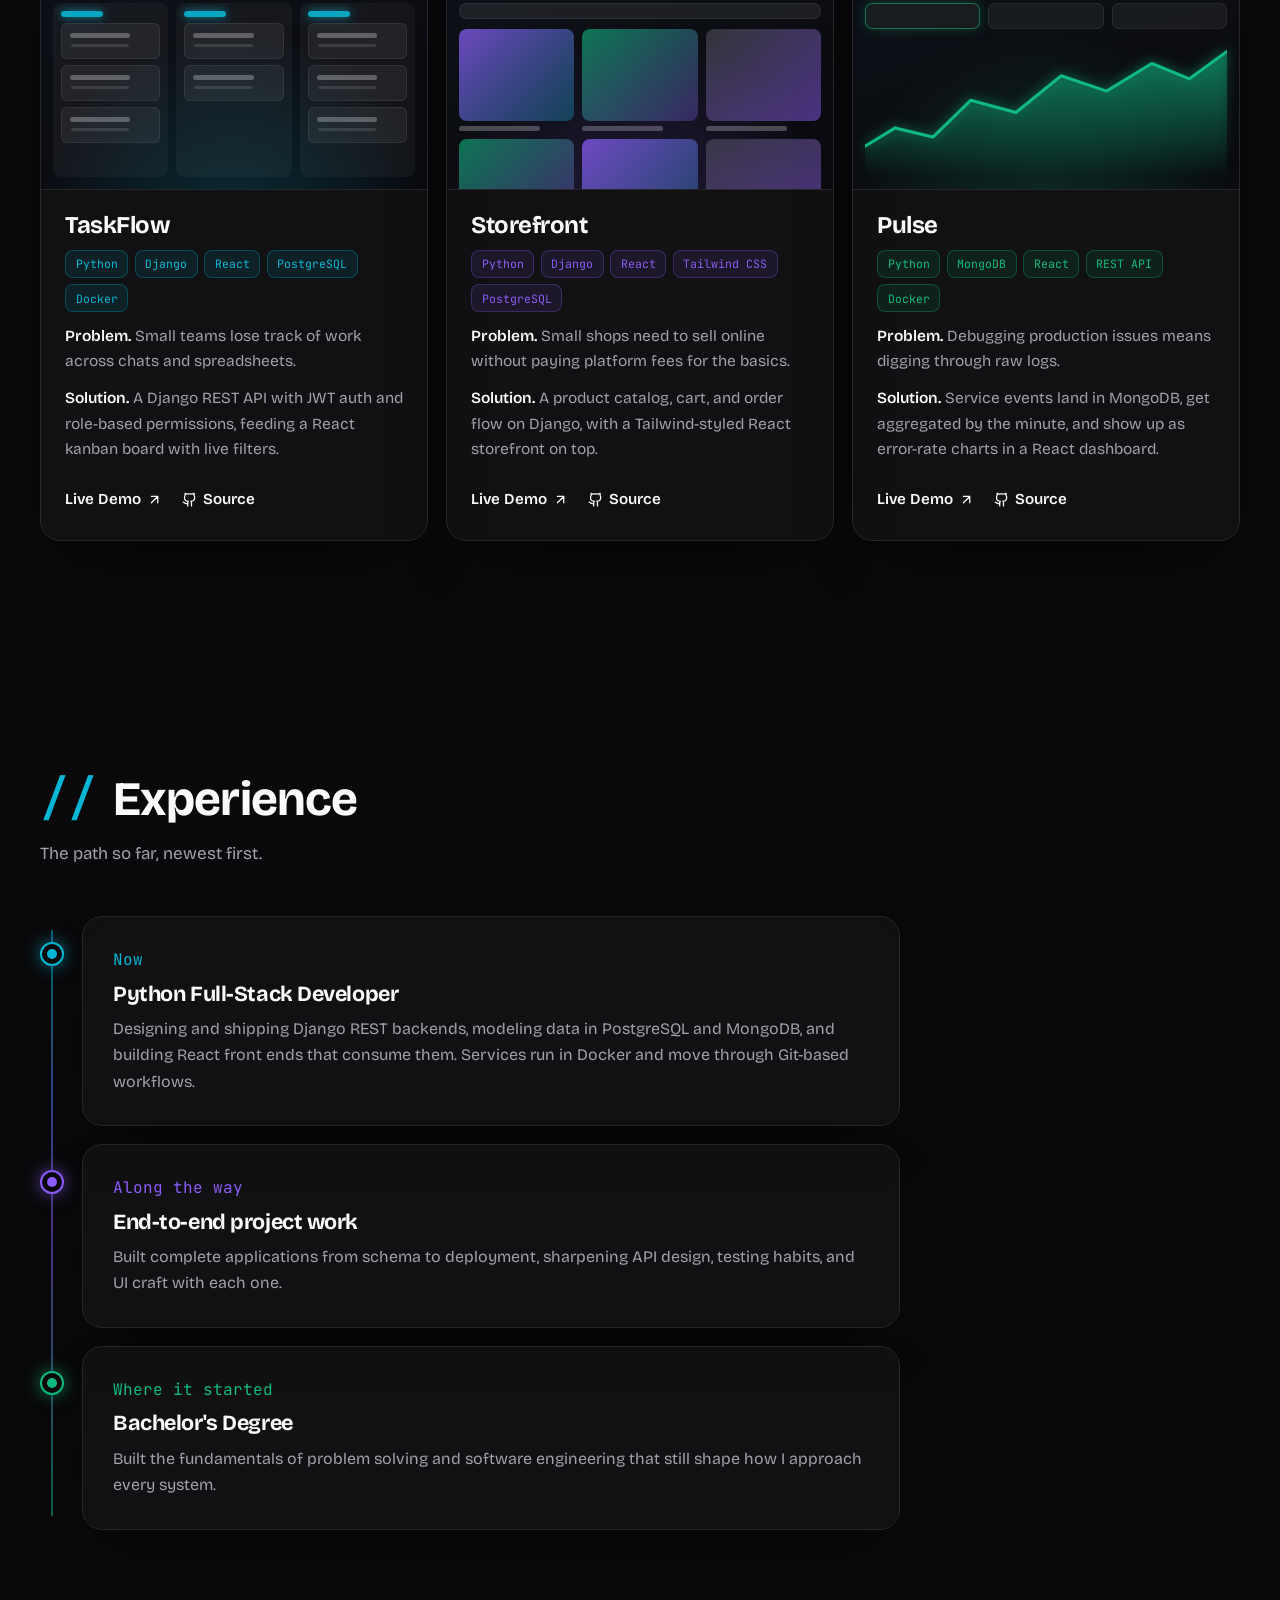
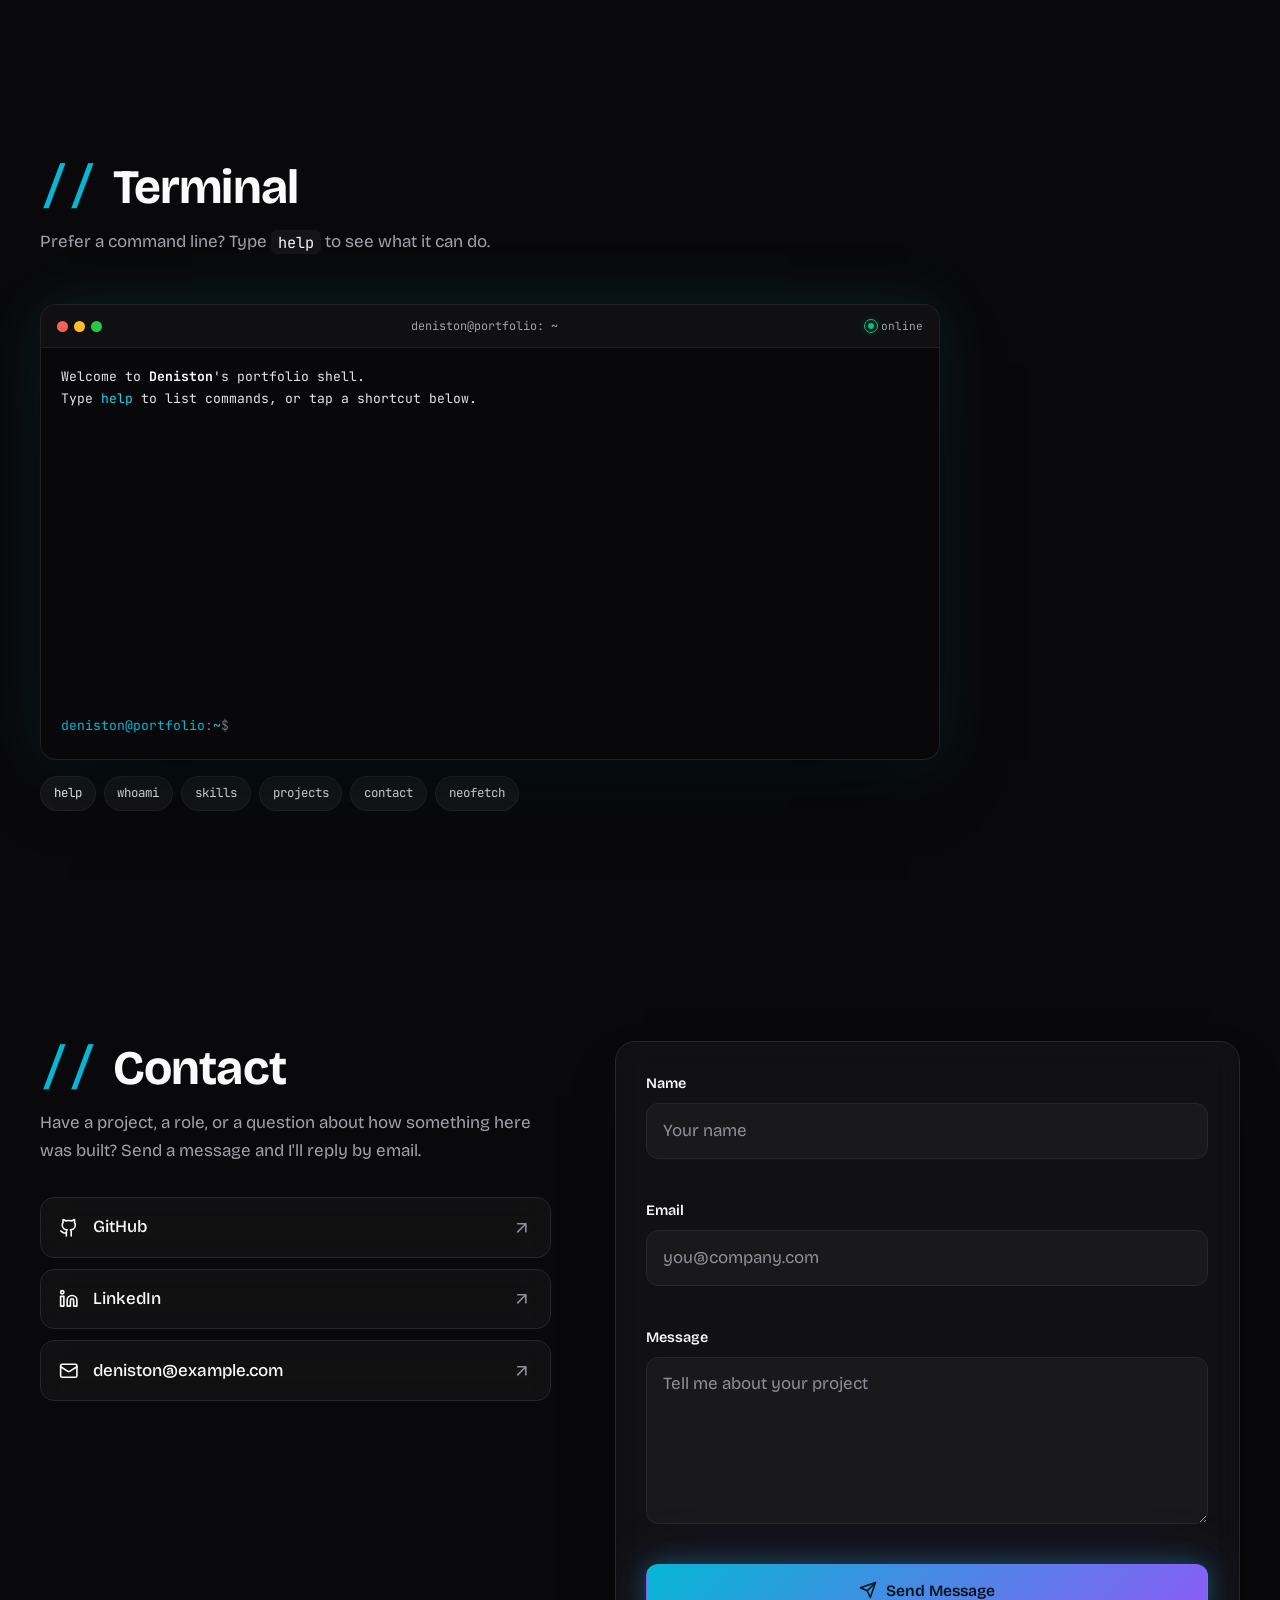
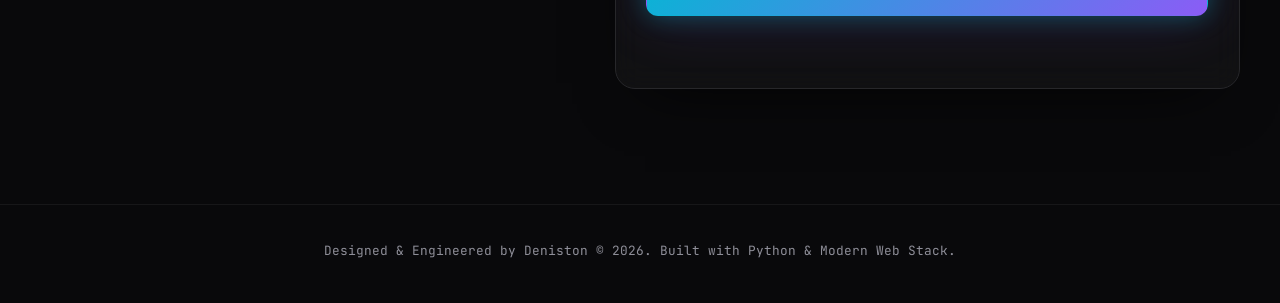
<file: p3/index.html>
<!DOCTYPE html>
<html lang="en" data-theme="dark">
<head>
  <meta charset="utf-8">
  <meta name="viewport" content="width=device-width, initial-scale=1">
  <title>Deniston | Python Full-Stack Developer</title>
  <meta name="description" content="Deniston is a Python Full-Stack Developer building scalable Django backends and interactive React front ends.">
  <meta name="theme-color" content="#09090b">
  <link rel="icon" href="data:image/svg+xml,%3Csvg xmlns='http://www.w3.org/2000/svg' viewBox='0 0 32 32'%3E%3Crect width='32' height='32' rx='8' fill='%2309090b'/%3E%3Cpath d='M13 10l-6 6 6 6M19 10l6 6-6 6' stroke='%2306b6d4' stroke-width='2.5' fill='none' stroke-linecap='round' stroke-linejoin='round'/%3E%3C/svg%3E">

  <link rel="preconnect" href="https://fonts.googleapis.com">
  <link rel="preconnect" href="https://fonts.gstatic.com" crossorigin>
  <link href="https://fonts.googleapis.com/css2?family=Bricolage+Grotesque:opsz,wght@12..96,400..800&family=JetBrains+Mono:wght@400;500;700&display=swap" rel="stylesheet">
  <link rel="stylesheet" href="style.css">

  <!-- Runs before first paint: restores saved theme and enables JS-only styles (no flash). -->
  <script>
    (function () {
      var d = document.documentElement;
      d.classList.add('js');
      try {
        var t = localStorage.getItem('dn-theme');
        if (t === 'light' || t === 'dark') d.setAttribute('data-theme', t);
      } catch (e) {}
    })();
  </script>
</head>

<body>
  <!-- ============ Icon sprite ============ -->
  <svg width="0" height="0" style="position:absolute" aria-hidden="true" focusable="false">
    <defs>
      <symbol id="i-sun" viewBox="0 0 24 24" fill="none" stroke="currentColor" stroke-width="2" stroke-linecap="round" stroke-linejoin="round"><circle cx="12" cy="12" r="4"/><path d="M12 2v2M12 20v2M4.93 4.93l1.41 1.41M17.66 17.66l1.41 1.41M2 12h2M20 12h2M6.34 17.66l-1.41 1.41M19.07 4.93l-1.41 1.41"/></symbol>
      <symbol id="i-moon" viewBox="0 0 24 24" fill="none" stroke="currentColor" stroke-width="2" stroke-linecap="round" stroke-linejoin="round"><path d="M12 3a6 6 0 0 0 9 9 9 9 0 1 1-9-9Z"/></symbol>
      <symbol id="i-github" viewBox="0 0 24 24" fill="none" stroke="currentColor" stroke-width="2" stroke-linecap="round" stroke-linejoin="round"><path d="M15 22v-4a4.8 4.8 0 0 0-1-3.5c3 0 6-2 6-5.5.08-1.25-.27-2.48-1-3.5.28-1.15.28-2.35 0-3.5 0 0-1 0-3 1.5-2.64-.5-5.36-.5-8 0C6 2 5 2 5 2c-.3 1.15-.3 2.35 0 3.5A5.403 5.403 0 0 0 4 9c0 3.5 3 5.5 6 5.5-.39.49-.68 1.05-.85 1.65-.17.6-.22 1.23-.15 1.85v4"/><path d="M9 18c-4.51 2-5-2-7-2"/></symbol>
      <symbol id="i-linkedin" viewBox="0 0 24 24" fill="none" stroke="currentColor" stroke-width="2" stroke-linecap="round" stroke-linejoin="round"><path d="M16 8a6 6 0 0 1 6 6v7h-4v-7a2 2 0 0 0-2-2 2 2 0 0 0-2 2v7h-4v-7a6 6 0 0 1 6-6z"/><rect x="2" y="9" width="4" height="12"/><circle cx="4" cy="4" r="2"/></symbol>
      <symbol id="i-mail" viewBox="0 0 24 24" fill="none" stroke="currentColor" stroke-width="2" stroke-linecap="round" stroke-linejoin="round"><rect x="2" y="4" width="20" height="16" rx="2"/><path d="m22 7-8.97 5.7a1.94 1.94 0 0 1-2.06 0L2 7"/></symbol>
      <symbol id="i-arrow" viewBox="0 0 24 24" fill="none" stroke="currentColor" stroke-width="2" stroke-linecap="round" stroke-linejoin="round"><path d="M7 7h10v10M7 17 17 7"/></symbol>
      <symbol id="i-download" viewBox="0 0 24 24" fill="none" stroke="currentColor" stroke-width="2" stroke-linecap="round" stroke-linejoin="round"><path d="M21 15v4a2 2 0 0 1-2 2H5a2 2 0 0 1-2-2v-4M7 10l5 5 5-5M12 15V3"/></symbol>
      <symbol id="i-cap" viewBox="0 0 24 24" fill="none" stroke="currentColor" stroke-width="2" stroke-linecap="round" stroke-linejoin="round"><path d="M22 10v6M2 10l10-5 10 5-10 5z"/><path d="M6 12v5c3 3 9 3 12 0v-5"/></symbol>
      <symbol id="i-server" viewBox="0 0 24 24" fill="none" stroke="currentColor" stroke-width="2" stroke-linecap="round" stroke-linejoin="round"><rect x="2" y="2" width="20" height="8" rx="2"/><rect x="2" y="14" width="20" height="8" rx="2"/><path d="M6 6h.01M6 18h.01"/></symbol>
      <symbol id="i-layout" viewBox="0 0 24 24" fill="none" stroke="currentColor" stroke-width="2" stroke-linecap="round" stroke-linejoin="round"><rect x="3" y="3" width="18" height="18" rx="2"/><path d="M3 9h18M9 21V9"/></symbol>
      <symbol id="i-branch" viewBox="0 0 24 24" fill="none" stroke="currentColor" stroke-width="2" stroke-linecap="round" stroke-linejoin="round"><path d="M6 3v12"/><circle cx="18" cy="6" r="3"/><circle cx="6" cy="18" r="3"/><path d="M18 9a9 9 0 0 1-9 9"/></symbol>
      <symbol id="i-check" viewBox="0 0 24 24" fill="none" stroke="currentColor" stroke-width="2.5" stroke-linecap="round" stroke-linejoin="round"><path d="M20 6 9 17l-5-5"/></symbol>
      <symbol id="i-menu" viewBox="0 0 24 24" fill="none" stroke="currentColor" stroke-width="2" stroke-linecap="round" stroke-linejoin="round"><path d="M4 6h16M4 12h16M4 18h16"/></symbol>
      <symbol id="i-close" viewBox="0 0 24 24" fill="none" stroke="currentColor" stroke-width="2" stroke-linecap="round" stroke-linejoin="round"><path d="M18 6 6 18M6 6l12 12"/></symbol>
      <symbol id="i-send" viewBox="0 0 24 24" fill="none" stroke="currentColor" stroke-width="2" stroke-linecap="round" stroke-linejoin="round"><path d="m22 2-7 20-4-9-9-4Z"/><path d="M22 2 11 13"/></symbol>
      <symbol id="i-code" viewBox="0 0 24 24" fill="none" stroke="currentColor" stroke-width="2" stroke-linecap="round" stroke-linejoin="round"><path d="m16 18 6-6-6-6M8 6l-6 6 6 6"/></symbol>
      <symbol id="i-bulb" viewBox="0 0 24 24" fill="none" stroke="currentColor" stroke-width="2" stroke-linecap="round" stroke-linejoin="round"><path d="M15 14c.2-1 .7-1.7 1.5-2.5 1-.9 1.5-2.2 1.5-3.5A6 6 0 0 0 6 8c0 1 .2 2.2 1.5 3.5.7.7 1.3 1.5 1.5 2.5M9 18h6M10 22h4"/></symbol>
      <symbol id="i-layers" viewBox="0 0 24 24" fill="none" stroke="currentColor" stroke-width="2" stroke-linecap="round" stroke-linejoin="round"><path d="m12.83 2.18a2 2 0 0 0-1.66 0L2.6 6.08a1 1 0 0 0 0 1.83l8.58 3.91a2 2 0 0 0 1.66 0l8.58-3.9a1 1 0 0 0 0-1.83Z"/><path d="m22 17.65-9.17 4.16a2 2 0 0 1-1.66 0L2 17.65"/><path d="m22 12.65-9.17 4.16a2 2 0 0 1-1.66 0L2 12.65"/></symbol>
    </defs>
  </svg>

  <a class="skip" href="#main">Skip to content</a>
  <div class="progress" aria-hidden="true"><span id="progress"></span></div>

  <!-- ============ Ambient background ============ -->
  <div class="bg" aria-hidden="true">
    <span class="grid"></span>
    <span class="orb o1"></span>
    <span class="orb o2"></span>
    <span class="orb o3"></span>
  </div>

  <!-- ============ Header / Navbar ============ -->
  <header class="nav" id="nav">
    <div class="container nav-in">
      <a class="logo" href="#top" aria-label="Deniston, back to top">
        <span class="lg-b">&lt;</span>Deniston<span class="lg-b"> /&gt;</span>
      </a>

      <nav class="nav-links" id="navLinks" aria-label="Primary">
        <a href="#about"><span class="sl">//</span> About</a>
        <a href="#skills"><span class="sl">//</span> Skills</a>
        <a href="#projects"><span class="sl">//</span> Projects</a>
        <a href="#experience"><span class="sl">//</span> Experience</a>
        <a href="#contact"><span class="sl">//</span> Contact</a>
        <button type="button" class="btn btn-resume resume-mobile" data-resume>
          <svg class="ico"><use href="#i-download"/></svg> Resume / CV
        </button>
      </nav>

      <div class="nav-actions">
        <button type="button" class="icon-btn" id="themeToggle" aria-label="Switch to light mode">
          <svg class="ico ico-sun"><use href="#i-sun"/></svg>
          <svg class="ico ico-moon"><use href="#i-moon"/></svg>
        </button>
        <button type="button" class="btn btn-resume resume-desktop" data-resume>
          <svg class="ico"><use href="#i-download"/></svg> Resume / CV
        </button>
        <button type="button" class="icon-btn menu-btn" id="menuBtn" aria-label="Open menu" aria-expanded="false" aria-controls="navLinks">
          <svg class="ico ico-open"><use href="#i-menu"/></svg>
          <svg class="ico ico-close"><use href="#i-close"/></svg>
        </button>
      </div>
    </div>
  </header>

  <main id="main">
    <!-- ============ Hero ============ -->
    <section class="hero" id="top">
      <div class="container hero-grid">
        <div class="hero-copy">
          <p class="badge hero-in" style="--i:0"><span class="pulse"></span>Open to new projects</p>
          <h1 class="hero-in" style="--i:1">
            Building scalable backend architectures
            <span class="grad">&amp; interactive web experiences.</span>
          </h1>
          <p class="lead hero-in" style="--i:2">
            Hi, I'm <strong>Deniston</strong>, a Python Full-Stack Developer with a Bachelor's degree.
            I design Django APIs, model data in PostgreSQL and MongoDB, and ship React interfaces that stay fast as they grow.
          </p>
          <div class="cta hero-in" style="--i:3">
            <a class="btn btn-primary" href="#projects">View Work</a>
            <a class="btn btn-ghost" href="#contact">Get in Touch</a>
          </div>
        </div>

        <div class="hero-visual hero-in" style="--i:2">
          <span class="fbadge fb1"><i class="dot c-cyan"></i>Python</span>
          <span class="fbadge fb2"><i class="dot c-emerald"></i>Django</span>
          <span class="fbadge fb3"><i class="dot c-violet"></i>React</span>

          <div class="term" aria-hidden="true">
            <div class="term-bar">
              <span class="dots"><i></i><i></i><i></i></span>
              <span class="term-title" id="heroTermTitle">bash: ~/api</span>
              <span class="term-live"><i class="pulse"></i>live</span>
            </div>
            <pre class="term-body" id="heroTermBody"></pre>
          </div>
          <p class="sr-only">An animated terminal showing a Django server starting, a Python API view, a React component, and a passing system health check.</p>
        </div>
      </div>
    </section>

    <!-- ============ About (Bento) ============ -->
    <section class="section" id="about">
      <div class="container">
        <div class="sec-head reveal">
          <h2><span class="sl">//</span> About</h2>
          <p>How I think about software, and the ground it stands on.</p>
        </div>

        <div class="bento">
          <article class="card a-cyan b-problem reveal" data-tilt>
            <span class="card-icon"><svg class="ico"><use href="#i-bulb"/></svg></span>
            <h3>Problem first, code second</h3>
            <p>I start by pinning down the real problem: who uses it, what breaks, what has to scale. Then I choose the smallest design that solves it and refine it with tests and profiling instead of guesses.</p>
          </article>

          <article class="card a-violet b-edu reveal" style="--d:80ms" data-tilt>
            <span class="card-icon"><svg class="ico"><use href="#i-cap"/></svg></span>
            <h3>Education</h3>
            <p class="code-line"><span class="t-k">education</span> = <span class="t-s">"Bachelor's Degree"</span></p>
            <p>A formal foundation in problem solving and software fundamentals that I keep building on with every project.</p>
          </article>

          <article class="card a-emerald b-arch reveal" data-tilt>
            <span class="card-icon"><svg class="ico"><use href="#i-layers"/></svg></span>
            <h3>Clean architecture</h3>
            <p>Thin views, explicit boundaries, versioned APIs. Each layer does one job and hands off cleanly to the next.</p>
            <div class="flow" role="img" aria-label="Data flows from the React UI to a REST API to PostgreSQL">
              <span class="node">React</span>
              <span class="wire"><i></i></span>
              <span class="node">REST API</span>
              <span class="wire"><i></i></span>
              <span class="node">PostgreSQL</span>
            </div>
          </article>

          <article class="card a-cyan b-stats reveal" style="--d:80ms" data-tilt>
            <div class="stats">
              <div class="stat">
                <strong class="num" data-count="12" data-suffix="+">0</strong>
                <span>Projects built</span>
              </div>
              <div class="stat">
                <strong class="num" data-count="40" data-suffix="k+">0</strong>
                <span>Lines of code written</span>
              </div>
              <div class="stat">
                <strong class="num" data-count="14">0</strong>
                <span>Technologies in daily use</span>
              </div>
            </div>
          </article>

          <article class="card a-violet b-full reveal" data-tilt>
            <div class="full-grid">
              <div>
                <span class="card-icon"><svg class="ico"><use href="#i-code"/></svg></span>
                <h3>Full-stack, end to end</h3>
                <p>I like owning the whole path: the schema, the endpoint, the component, and the container it ships in. Seeing every layer makes bugs shorter and features faster to deliver.</p>
              </div>
              <ul class="principles">
                <li><strong>Readable beats clever.</strong> Code is read far more often than it is written.</li>
                <li><strong>Measure before optimizing.</strong> Profile first, then fix what the numbers point to.</li>
                <li><strong>Ship small, ship often.</strong> Short feedback loops catch problems while they are cheap.</li>
              </ul>
            </div>
          </article>
        </div>
      </div>
    </section>

    <!-- ============ Skills ============ -->
    <section class="section" id="skills">
      <div class="container">
        <div class="sec-head reveal">
          <h2><span class="sl">//</span> Skills</h2>
          <p>The tools I reach for to take an idea from database to browser.</p>
        </div>

        <div class="skills">
          <article class="card a-cyan reveal" data-tilt>
            <span class="card-icon"><svg class="ico"><use href="#i-server"/></svg></span>
            <h3>Backend</h3>
            <p>APIs and data models that stay fast and readable as they grow.</p>
            <ul class="chips">
              <li class="chip">Python</li>
              <li class="chip">Django</li>
              <li class="chip">RESTful APIs</li>
              <li class="chip">PostgreSQL</li>
              <li class="chip">MongoDB</li>
              <li class="chip">Database design</li>
            </ul>
          </article>

          <article class="card a-violet reveal" style="--d:80ms" data-tilt>
            <span class="card-icon"><svg class="ico"><use href="#i-layout"/></svg></span>
            <h3>Frontend</h3>
            <p>Interfaces that respond quickly and adapt to any screen.</p>
            <ul class="chips">
              <li class="chip">React</li>
              <li class="chip">JavaScript (ES6+)</li>
              <li class="chip">HTML5</li>
              <li class="chip">CSS3</li>
              <li class="chip">Tailwind CSS</li>
              <li class="chip">Responsive UI design</li>
            </ul>
          </article>

          <article class="card a-emerald reveal" style="--d:160ms" data-tilt>
            <span class="card-icon"><svg class="ico"><use href="#i-branch"/></svg></span>
            <h3>DevOps &amp; Tooling</h3>
            <p>Workflows that keep code versioned, tested, and ready to ship.</p>
            <ul class="chips">
              <li class="chip">Git</li>
              <li class="chip">GitHub</li>
              <li class="chip">Docker</li>
              <li class="chip">Postman</li>
              <li class="chip">Linux</li>
              <li class="chip">CI/CD basics</li>
            </ul>
          </article>
        </div>
      </div>
    </section>

    <!-- ============ Projects ============ -->
    <section class="section" id="projects">
      <div class="container">
        <div class="sec-head reveal">
          <h2><span class="sl">//</span> Projects</h2>
          <p>Three builds that show how the pieces fit together.</p>
        </div>

        <div class="projects">
          <!-- Project 1 -->
          <article class="card a-cyan project reveal" data-tilt>
            <div class="preview" aria-hidden="true">
              <div class="pv-bar"><i></i><i></i><i></i><span>taskflow.app/board</span></div>
              <div class="pv-body pv-kanban">
                <div class="col"><span class="h"></span><span class="c"></span><span class="c"></span><span class="c"></span></div>
                <div class="col"><span class="h"></span><span class="c"></span><span class="c"></span></div>
                <div class="col"><span class="h"></span><span class="c"></span><span class="c"></span><span class="c"></span></div>
              </div>
            </div>
            <div class="project-body">
              <h3>TaskFlow</h3>
              <ul class="tags">
                <li>Python</li><li>Django</li><li>React</li><li>PostgreSQL</li><li>Docker</li>
              </ul>
              <p><strong>Problem.</strong> Small teams lose track of work across chats and spreadsheets.</p>
              <p><strong>Solution.</strong> A Django REST API with JWT auth and role-based permissions, feeding a React kanban board with live filters.</p>
              <div class="links">
                <a class="link" href="#" target="_blank" rel="noopener" data-project-link>Live Demo <svg class="ico"><use href="#i-arrow"/></svg></a>
                <a class="link" href="https://github.com/" target="_blank" rel="noopener" data-cfg-href="github">
                  <svg class="ico"><use href="#i-github"/></svg> Source
                </a>
              </div>
            </div>
          </article>

          <!-- Project 2 -->
          <article class="card a-violet project reveal" style="--d:80ms" data-tilt>
            <div class="preview" aria-hidden="true">
              <div class="pv-bar"><i></i><i></i><i></i><span>storefront.shop</span></div>
              <div class="pv-body pv-store">
                <span class="search"></span>
                <div class="tiles">
                  <span class="tile"><b></b><em></em></span>
                  <span class="tile"><b></b><em></em></span>
                  <span class="tile"><b></b><em></em></span>
                  <span class="tile"><b></b><em></em></span>
                  <span class="tile"><b></b><em></em></span>
                  <span class="tile"><b></b><em></em></span>
                </div>
              </div>
            </div>
            <div class="project-body">
              <h3>Storefront</h3>
              <ul class="tags">
                <li>Python</li><li>Django</li><li>React</li><li>Tailwind CSS</li><li>PostgreSQL</li>
              </ul>
              <p><strong>Problem.</strong> Small shops need to sell online without paying platform fees for the basics.</p>
              <p><strong>Solution.</strong> A product catalog, cart, and order flow on Django, with a Tailwind-styled React storefront on top.</p>
              <div class="links">
                <a class="link" href="#" target="_blank" rel="noopener" data-project-link>Live Demo <svg class="ico"><use href="#i-arrow"/></svg></a>
                <a class="link" href="https://github.com/" target="_blank" rel="noopener" data-cfg-href="github">
                  <svg class="ico"><use href="#i-github"/></svg> Source
                </a>
              </div>
            </div>
          </article>

          <!-- Project 3 -->
          <article class="card a-emerald project reveal" style="--d:160ms" data-tilt>
            <div class="preview" aria-hidden="true">
              <div class="pv-bar"><i></i><i></i><i></i><span>pulse.dev/overview</span></div>
              <div class="pv-body pv-chart">
                <div class="kpis"><span></span><span></span><span></span></div>
                <svg viewBox="0 0 240 90" preserveAspectRatio="none">
                  <defs>
                    <linearGradient id="pvfill" x1="0" x2="0" y1="0" y2="1">
                      <stop offset="0" stop-color="currentColor" stop-opacity=".45"/>
                      <stop offset="1" stop-color="currentColor" stop-opacity="0"/>
                    </linearGradient>
                  </defs>
                  <path d="M0 70 L20 58 L45 64 L70 40 L100 48 L130 24 L160 34 L190 16 L215 26 L240 8 L240 90 L0 90 Z" fill="url(#pvfill)"/>
                  <path d="M0 70 L20 58 L45 64 L70 40 L100 48 L130 24 L160 34 L190 16 L215 26 L240 8" fill="none" stroke="currentColor" stroke-width="2" stroke-linejoin="round" stroke-linecap="round"/>
                </svg>
              </div>
            </div>
            <div class="project-body">
              <h3>Pulse</h3>
              <ul class="tags">
                <li>Python</li><li>MongoDB</li><li>React</li><li>REST API</li><li>Docker</li>
              </ul>
              <p><strong>Problem.</strong> Debugging production issues means digging through raw logs.</p>
              <p><strong>Solution.</strong> Service events land in MongoDB, get aggregated by the minute, and show up as error-rate charts in a React dashboard.</p>
              <div class="links">
                <a class="link" href="#" target="_blank" rel="noopener" data-project-link>Live Demo <svg class="ico"><use href="#i-arrow"/></svg></a>
                <a class="link" href="https://github.com/" target="_blank" rel="noopener" data-cfg-href="github">
                  <svg class="ico"><use href="#i-github"/></svg> Source
                </a>
              </div>
            </div>
          </article>
        </div>
      </div>
    </section>

    <!-- ============ Experience ============ -->
    <section class="section" id="experience">
      <div class="container">
        <div class="sec-head reveal">
          <h2><span class="sl">//</span> Experience</h2>
          <p>The path so far, newest first.</p>
        </div>

        <ol class="timeline">
          <li class="tl-item reveal">
            <span class="tl-node"></span>
            <div class="card a-cyan tl-card">
              <p class="tl-when">Now</p>
              <h3>Python Full-Stack Developer</h3>
              <p>Designing and shipping Django REST backends, modeling data in PostgreSQL and MongoDB, and building React front ends that consume them. Services run in Docker and move through Git-based workflows.</p>
            </div>
          </li>
          <li class="tl-item reveal" style="--d:80ms">
            <span class="tl-node"></span>
            <div class="card a-violet tl-card">
              <p class="tl-when">Along the way</p>
              <h3>End-to-end project work</h3>
              <p>Built complete applications from schema to deployment, sharpening API design, testing habits, and UI craft with each one.</p>
            </div>
          </li>
          <li class="tl-item reveal" style="--d:160ms">
            <span class="tl-node"></span>
            <div class="card a-emerald tl-card">
              <p class="tl-when">Where it started</p>
              <h3>Bachelor's Degree</h3>
              <p>Built the fundamentals of problem solving and software engineering that still shape how I approach every system.</p>
            </div>
          </li>
        </ol>
      </div>
    </section>

    <!-- ============ Interactive terminal ============ -->
    <section class="section" id="playground">
      <div class="container">
        <div class="sec-head reveal">
          <h2><span class="sl">//</span> Terminal</h2>
          <p>Prefer a command line? Type <code>help</code> to see what it can do.</p>
        </div>

        <div class="term term-lg reveal" id="pg">
          <div class="term-bar">
            <span class="dots"><i></i><i></i><i></i></span>
            <span class="term-title">deniston@portfolio: ~</span>
            <span class="term-live"><i class="pulse"></i>online</span>
          </div>
          <div class="pg-out" id="pgOut" role="log" aria-live="polite" aria-label="Terminal output"></div>
          <form class="pg-form" id="pgForm" autocomplete="off">
            <label for="pgInput" class="prompt"><span class="t-p">deniston@portfolio</span><span class="t-dim">:</span><span class="t-cl">~</span><span class="t-dim">$</span></label>
            <input id="pgInput" type="text" spellcheck="false" autocapitalize="off" autocomplete="off" aria-label="Type a command">
          </form>
        </div>

        <div class="pg-chips reveal" role="group" aria-label="Quick commands">
          <button type="button" class="chip chip-btn" data-cmd="help">help</button>
          <button type="button" class="chip chip-btn" data-cmd="whoami">whoami</button>
          <button type="button" class="chip chip-btn" data-cmd="skills">skills</button>
          <button type="button" class="chip chip-btn" data-cmd="projects">projects</button>
          <button type="button" class="chip chip-btn" data-cmd="contact">contact</button>
          <button type="button" class="chip chip-btn" data-cmd="neofetch">neofetch</button>
        </div>
      </div>
    </section>

    <!-- ============ Contact ============ -->
    <section class="section" id="contact">
      <div class="container">
        <div class="contact-grid">
          <div class="contact-copy reveal">
            <div class="sec-head">
              <h2><span class="sl">//</span> Contact</h2>
              <p>Have a project, a role, or a question about how something here was built? Send a message and I'll reply by email.</p>
            </div>

            <ul class="socials">
              <li>
                <a class="social" href="https://github.com/" target="_blank" rel="noopener" data-cfg-href="github">
                  <svg class="ico"><use href="#i-github"/></svg>
                  <span>GitHub</span>
                  <svg class="ico go"><use href="#i-arrow"/></svg>
                </a>
              </li>
              <li>
                <a class="social" href="https://www.linkedin.com/" target="_blank" rel="noopener" data-cfg-href="linkedin">
                  <svg class="ico"><use href="#i-linkedin"/></svg>
                  <span>LinkedIn</span>
                  <svg class="ico go"><use href="#i-arrow"/></svg>
                </a>
              </li>
              <li>
                <a class="social" href="mailto:deniston@example.com" data-cfg-href="email">
                  <svg class="ico"><use href="#i-mail"/></svg>
                  <span data-cfg-text="email">deniston@example.com</span>
                  <svg class="ico go"><use href="#i-arrow"/></svg>
                </a>
              </li>
            </ul>
          </div>

          <form class="card a-cyan contact-form reveal" style="--d:80ms" id="contactForm" novalidate>
            <div class="field">
              <label for="cName">Name</label>
              <input id="cName" name="name" type="text" autocomplete="name" placeholder="Your name" required>
              <span class="err" id="cNameErr" role="alert"></span>
            </div>
            <div class="field">
              <label for="cEmail">Email</label>
              <input id="cEmail" name="email" type="email" autocomplete="email" placeholder="you@company.com" required>
              <span class="err" id="cEmailErr" role="alert"></span>
            </div>
            <div class="field">
              <label for="cMsg">Message</label>
              <textarea id="cMsg" name="message" rows="5" placeholder="Tell me about your project" required></textarea>
              <span class="err" id="cMsgErr" role="alert"></span>
            </div>

            <button type="submit" class="btn btn-primary btn-send" id="sendBtn">
              <svg class="ico ico-send"><use href="#i-send"/></svg>
              <span class="spin" aria-hidden="true"></span>
              <svg class="ico ico-done"><use href="#i-check"/></svg>
              <span class="lbl">Send Message</span>
            </button>
            <p class="form-status" id="formStatus" role="status" aria-live="polite"></p>
          </form>
        </div>
      </div>
    </section>
  </main>

  <!-- ============ Footer ============ -->
  <footer class="footer">
    <div class="container">
      <p>Designed &amp; Engineered by Deniston &copy; 2026. Built with Python &amp; Modern Web Stack.</p>
    </div>
  </footer>

  <script src="script.js" defer></script>
</body>
</html>
</file>
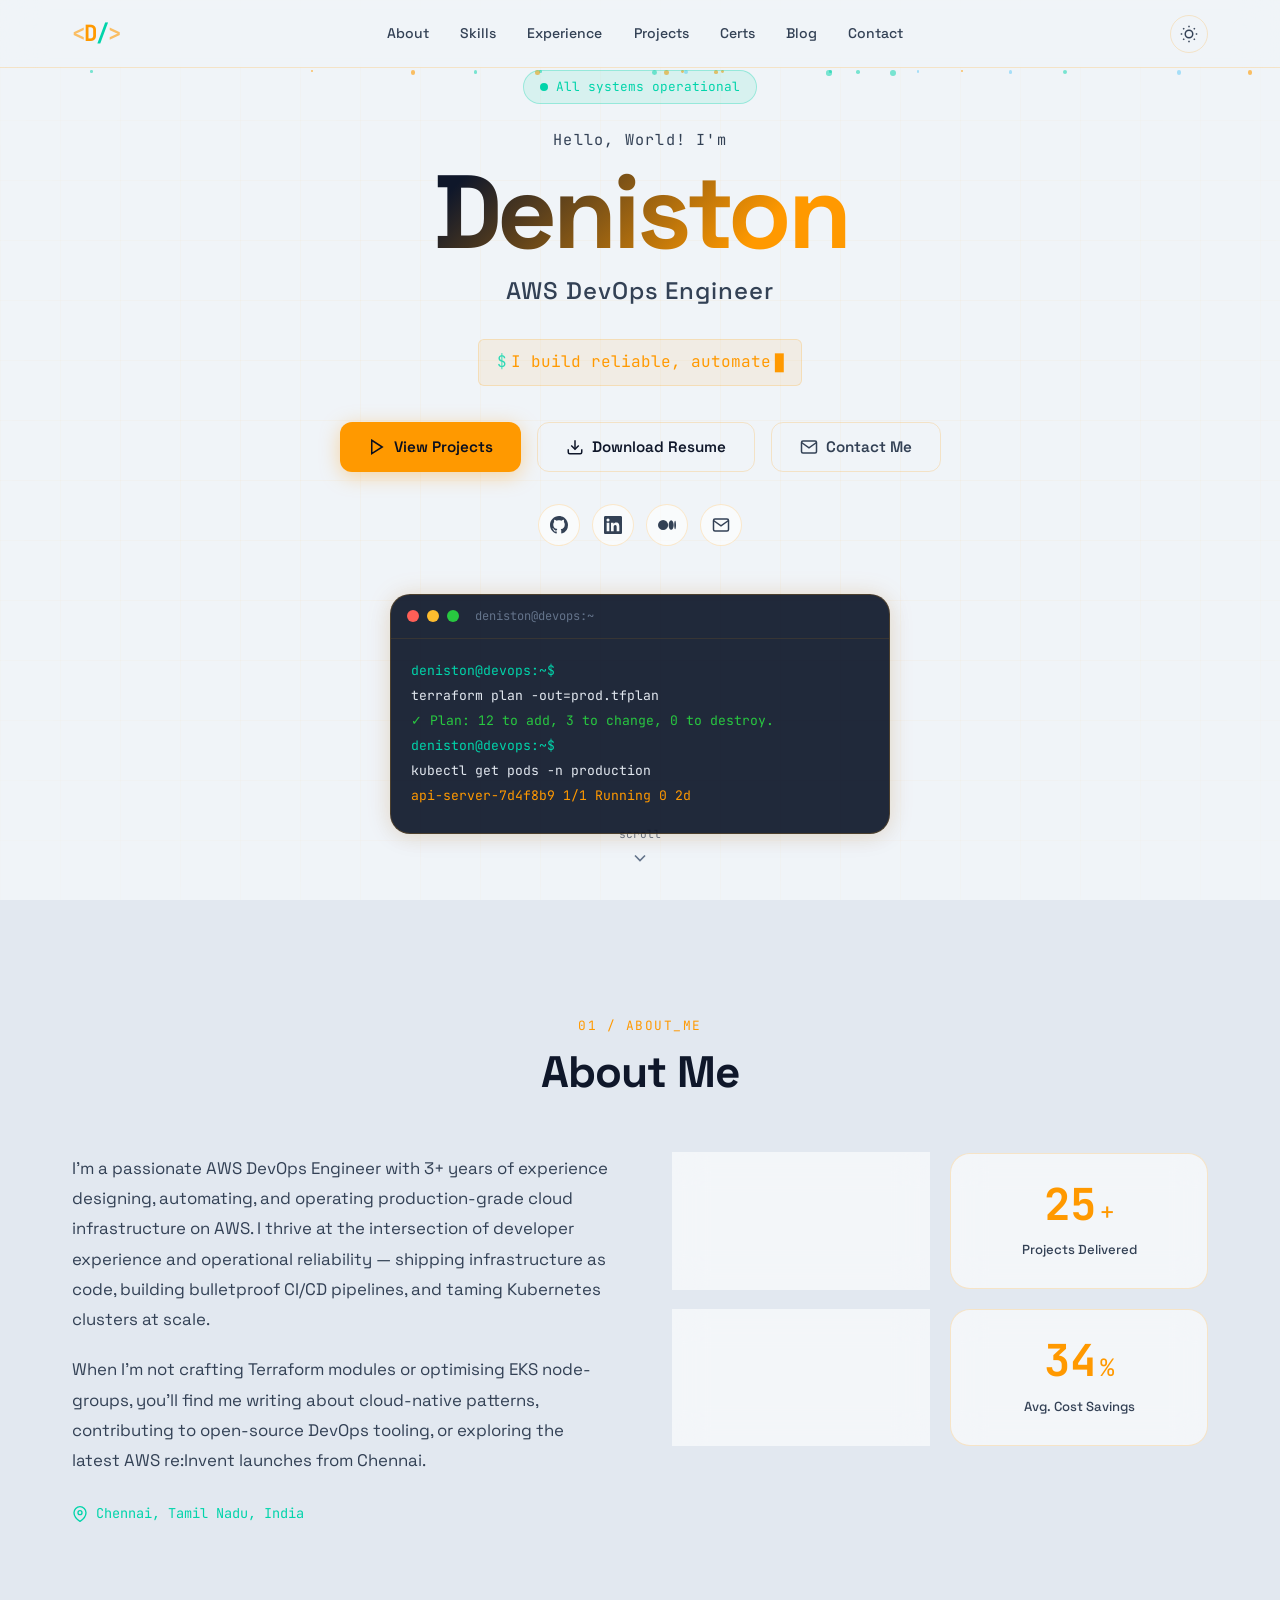
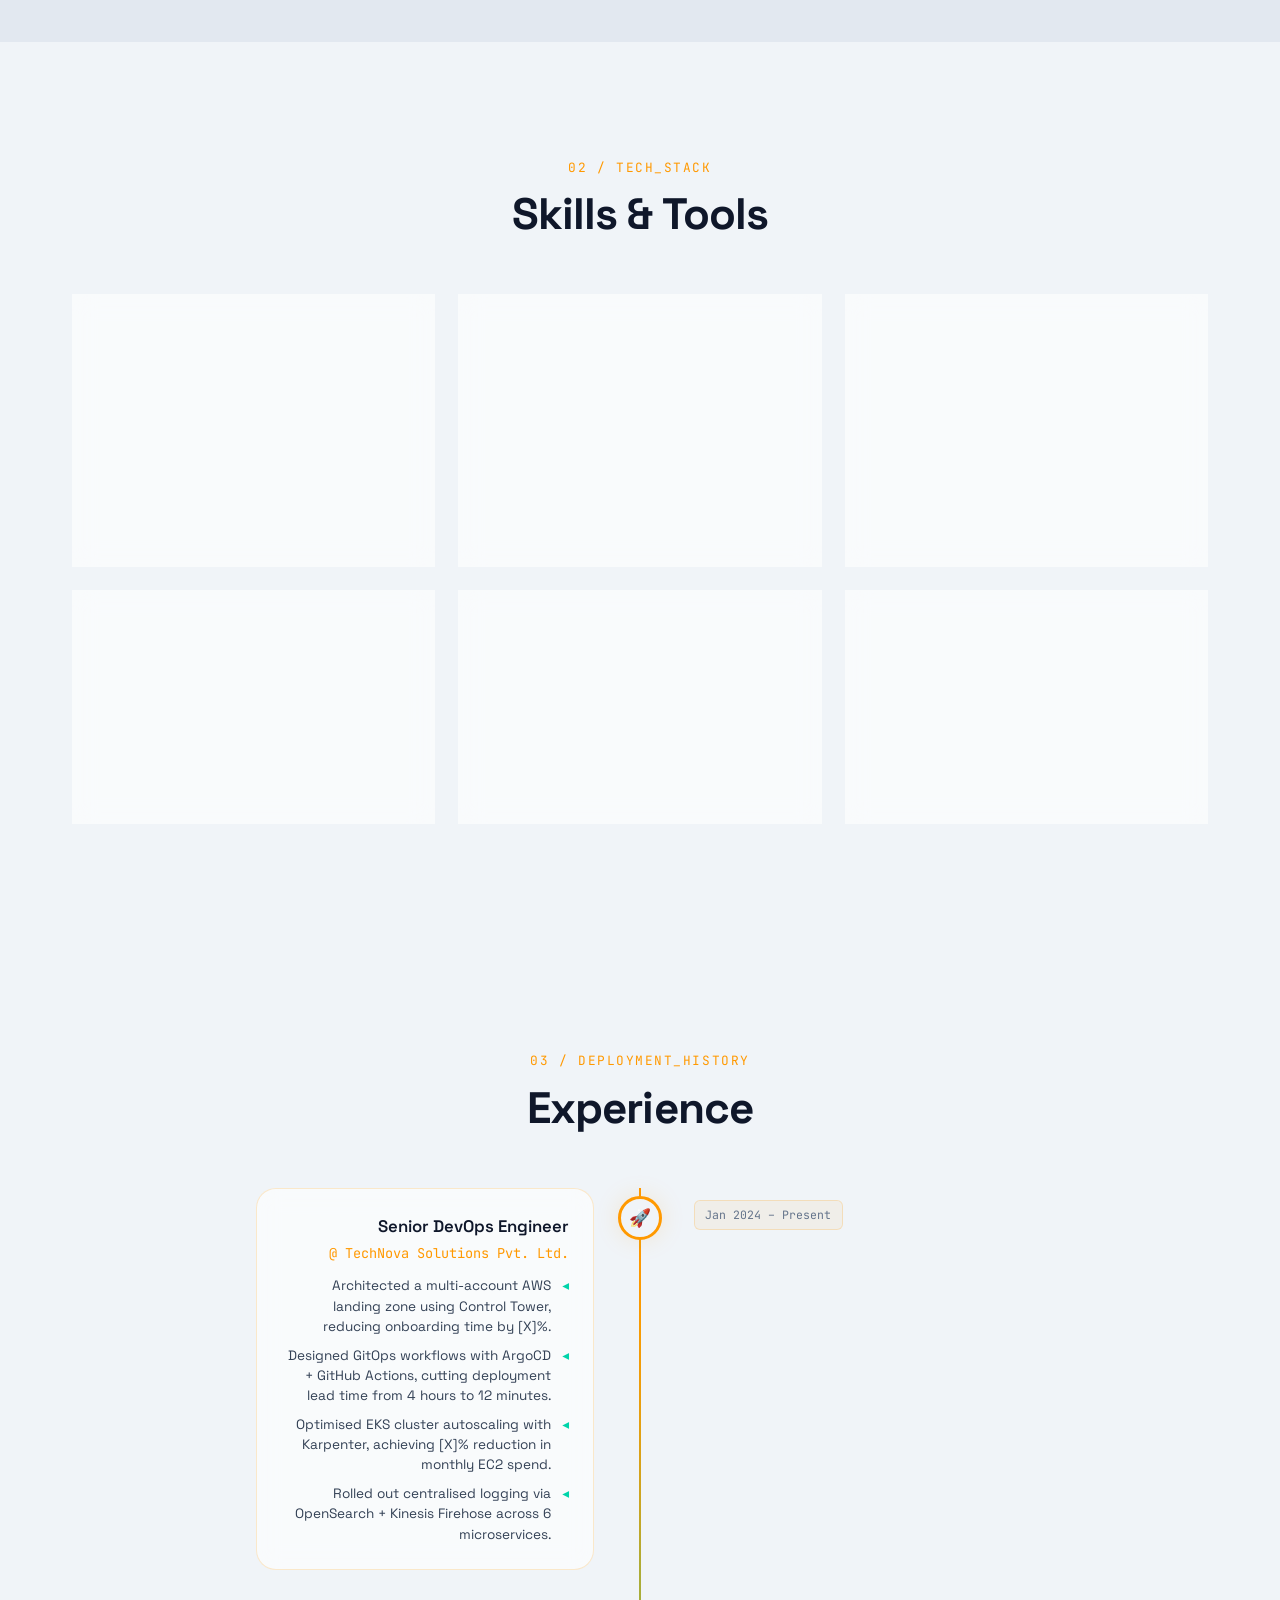
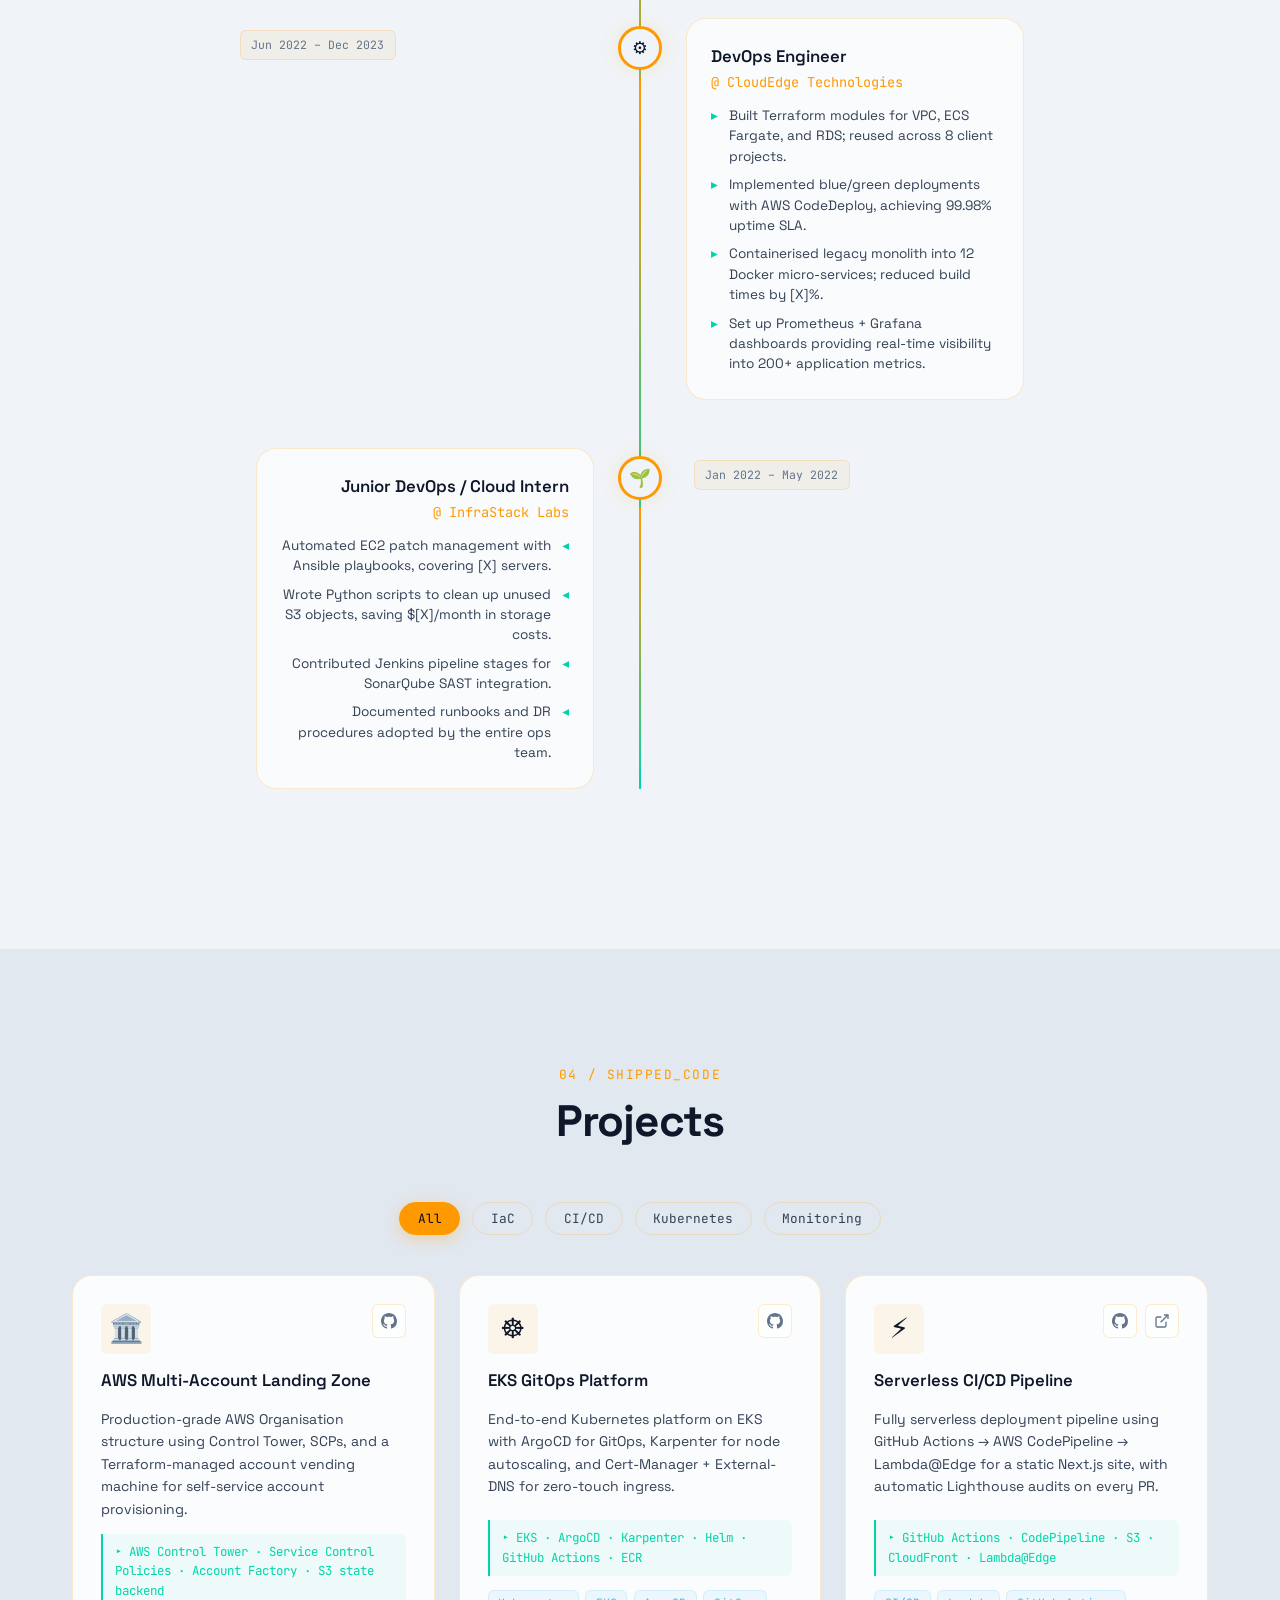
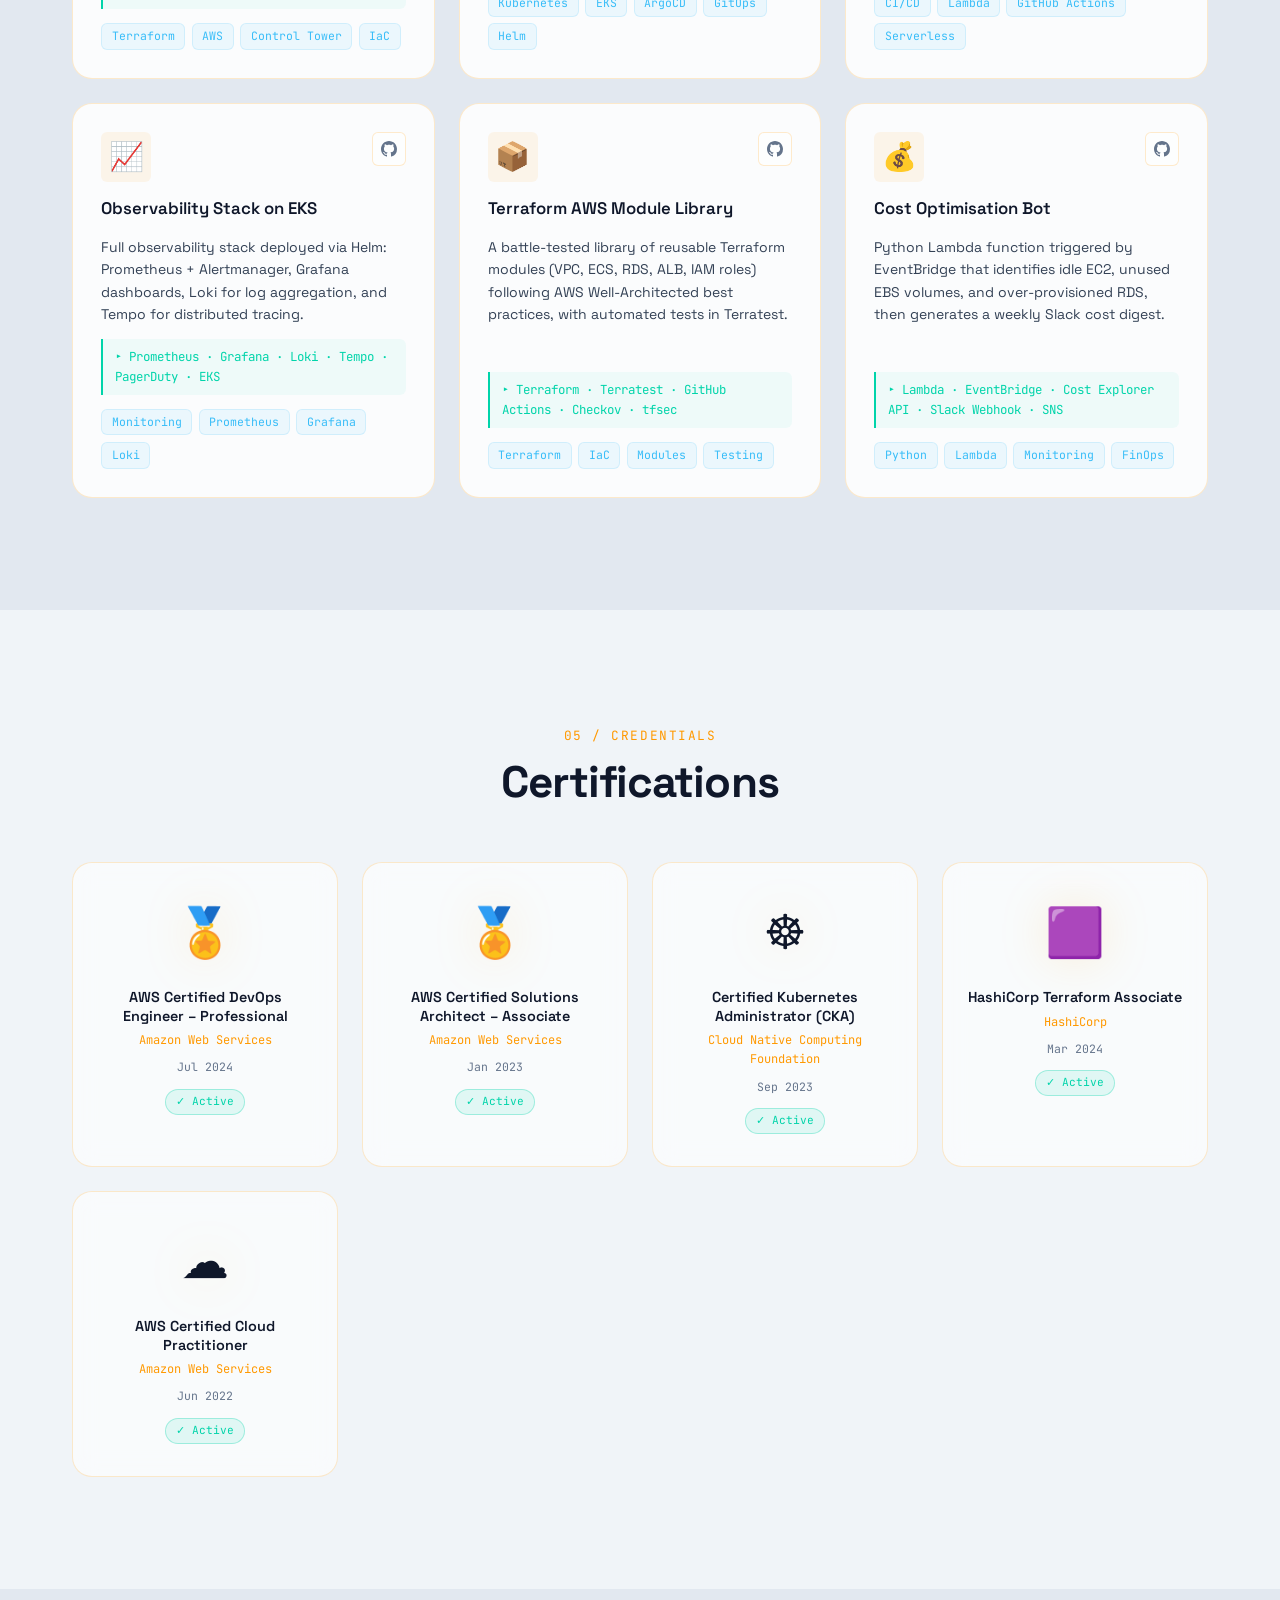
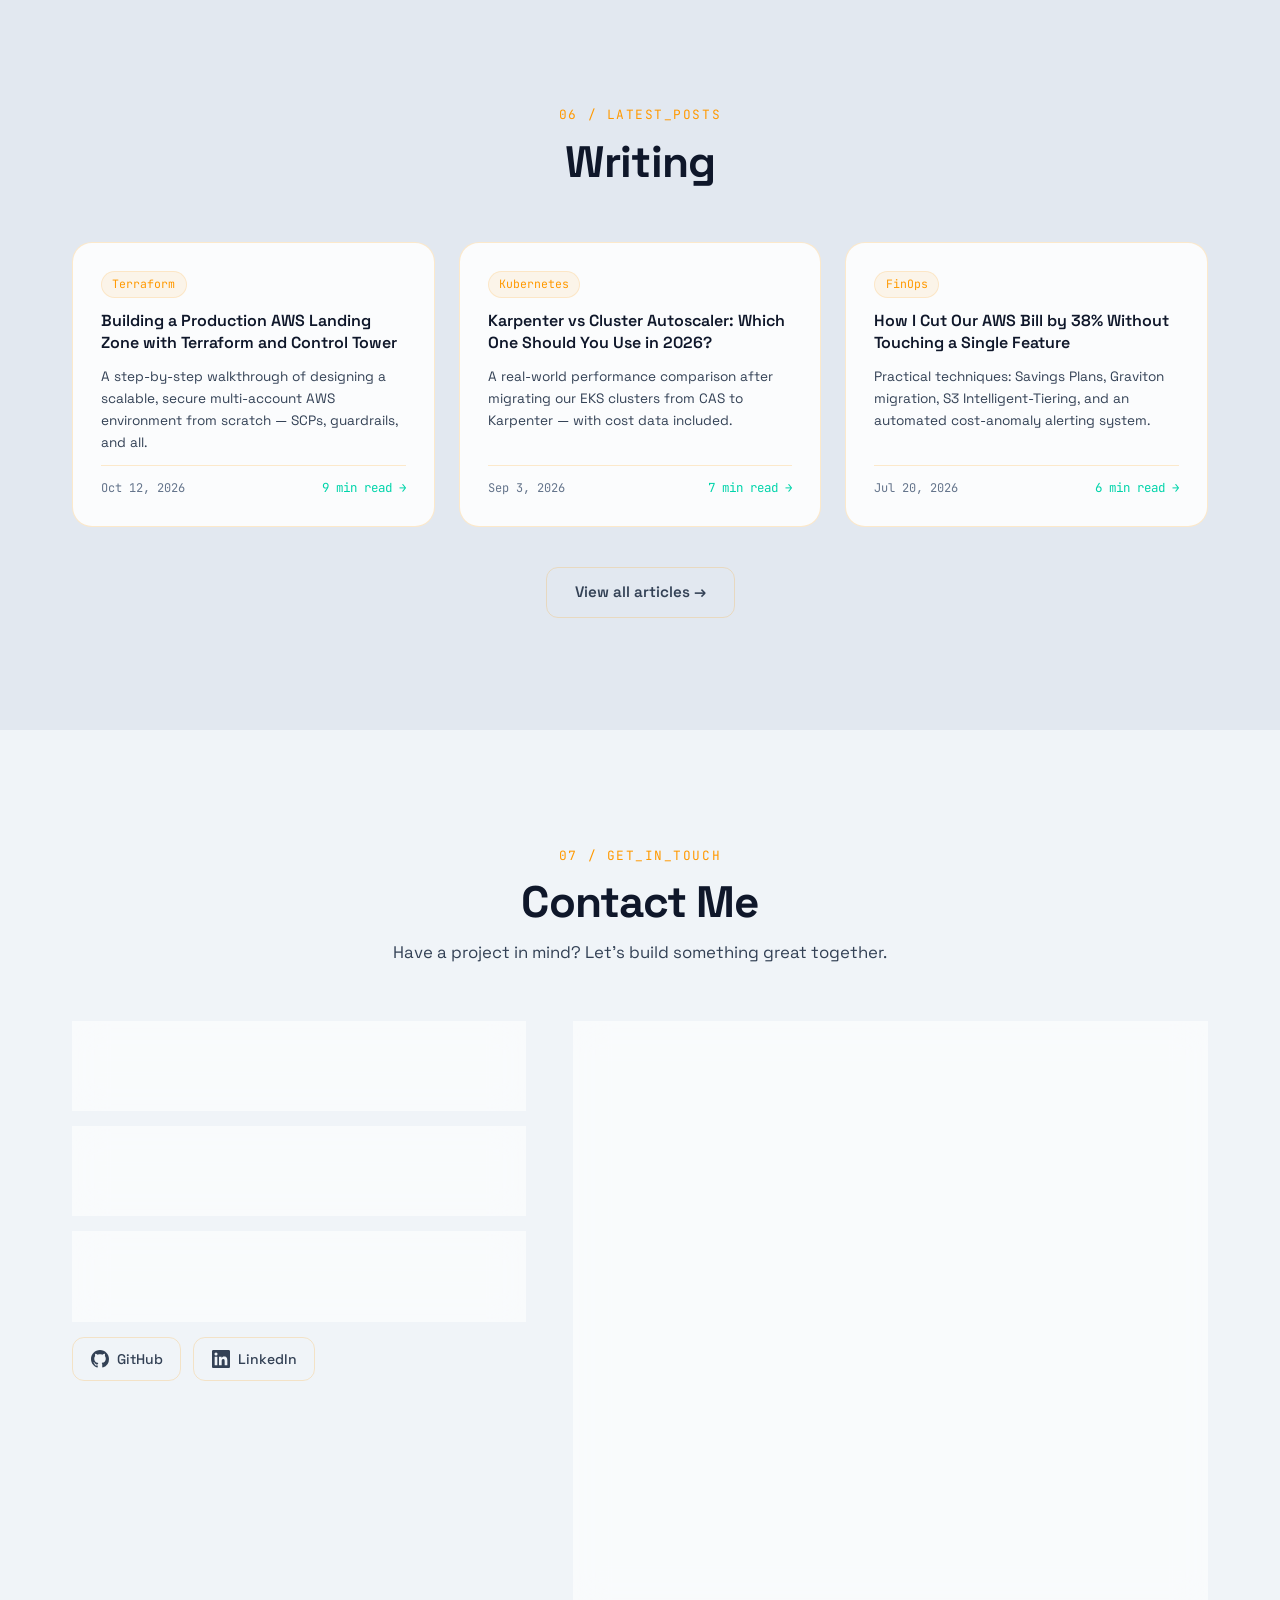
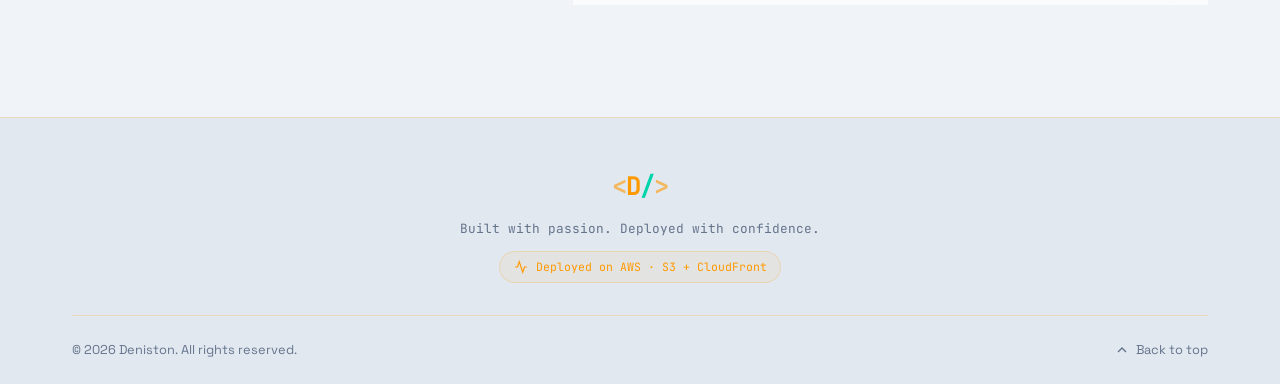
<file: p4/index.html>
<!DOCTYPE html>
<html lang="en" data-theme="dark">
<head>
  <meta charset="UTF-8" />
  <meta name="viewport" content="width=device-width, initial-scale=1.0" />

  <!-- ─── SEO & META ─────────────────────────────────────────────── -->
  <title>Deniston | AWS DevOps Engineer</title>
  <meta name="description" content="Deniston – AWS DevOps Engineer based in Chennai, Tamil Nadu. 3+ years building reliable, automated, cost-efficient cloud infrastructure on AWS." />
  <meta name="author" content="Deniston" />
  <link rel="canonical" href="https://deniston.dev" /> <!-- [PLACEHOLDER: update with real domain] -->

  <!-- Open Graph -->
  <meta property="og:type"        content="website" />
  <meta property="og:url"         content="https://deniston.dev" /> <!-- [PLACEHOLDER] -->
  <meta property="og:title"       content="Deniston | AWS DevOps Engineer" />
  <meta property="og:description" content="3+ years building reliable, automated, cost-efficient cloud infrastructure on AWS." />
  <meta property="og:image"       content="https://deniston.dev/og-preview.png" /> <!-- [PLACEHOLDER] -->
  <meta name="twitter:card"       content="summary_large_image" />

  <!-- Favicon -->
  <link rel="icon" href="data:image/svg+xml,<svg xmlns='http://www.w3.org/2000/svg' viewBox='0 0 100 100'><text y='.9em' font-size='90'>☁️</text></svg>" />

  <!-- Google Fonts -->
  <link rel="preconnect" href="https://fonts.googleapis.com" />
  <link rel="preconnect" href="https://fonts.gstatic.com" crossorigin />
  <link href="https://fonts.googleapis.com/css2?family=Space+Grotesk:wght@400;500;600;700&family=JetBrains+Mono:wght@400;500;700&display=swap" rel="stylesheet" />

  <link rel="stylesheet" href="style.css" />
</head>
<body>

  <!-- ═══════════════════════════════════════════════════════════════
       NAVBAR
  ═══════════════════════════════════════════════════════════════ -->
  <header class="navbar" id="navbar" role="banner">
    <nav class="nav-container" aria-label="Primary navigation">
      <a href="#hero" class="nav-logo" aria-label="Deniston – home">
        <span class="logo-bracket">&lt;</span>D<span class="logo-slash">/</span><span class="logo-bracket">&gt;</span>
      </a>

      <ul class="nav-links" id="nav-links" role="list">
        <li><a href="#about"          class="nav-link" data-section="about">About</a></li>
        <li><a href="#skills"         class="nav-link" data-section="skills">Skills</a></li>
        <li><a href="#experience"     class="nav-link" data-section="experience">Experience</a></li>
        <li><a href="#projects"       class="nav-link" data-section="projects">Projects</a></li>
        <li><a href="#certifications" class="nav-link" data-section="certifications">Certs</a></li>
        <li><a href="#blog"           class="nav-link" data-section="blog">Blog</a></li>
        <li><a href="#contact"        class="nav-link" data-section="contact">Contact</a></li>
      </ul>

      <div class="nav-actions">
        <!-- Theme Toggle -->
        <button class="theme-toggle" id="themeToggle" aria-label="Toggle dark/light mode" title="Toggle theme">
          <svg class="icon-sun" xmlns="http://www.w3.org/2000/svg" viewBox="0 0 24 24" fill="none" stroke="currentColor" stroke-width="2"><circle cx="12" cy="12" r="5"/><line x1="12" y1="1" x2="12" y2="3"/><line x1="12" y1="21" x2="12" y2="23"/><line x1="4.22" y1="4.22" x2="5.64" y2="5.64"/><line x1="18.36" y1="18.36" x2="19.78" y2="19.78"/><line x1="1" y1="12" x2="3" y2="12"/><line x1="21" y1="12" x2="23" y2="12"/><line x1="4.22" y1="19.78" x2="5.64" y2="18.36"/><line x1="18.36" y1="5.64" x2="19.78" y2="4.22"/></svg>
          <svg class="icon-moon" xmlns="http://www.w3.org/2000/svg" viewBox="0 0 24 24" fill="none" stroke="currentColor" stroke-width="2"><path d="M21 12.79A9 9 0 1 1 11.21 3 7 7 0 0 0 21 12.79z"/></svg>
        </button>

        <!-- Hamburger -->
        <button class="hamburger" id="hamburger" aria-label="Toggle navigation menu" aria-expanded="false" aria-controls="nav-links">
          <span></span><span></span><span></span>
        </button>
      </div>
    </nav>
  </header>

  <main id="main-content">

    <!-- ═══════════════════════════════════════════════════════════════
         HERO SECTION
    ═══════════════════════════════════════════════════════════════ -->
    <section class="hero" id="hero" aria-label="Hero introduction">
      <!-- Animated background grid -->
      <div class="hero-grid" aria-hidden="true"></div>
      <!-- Floating cloud particles -->
      <div class="particles" id="particles" aria-hidden="true"></div>

      <div class="hero-content">
        <!-- Status badge -->
        <div class="status-badge" id="statusBadge">
          <span class="status-dot"></span>
          <span class="status-text">All systems operational</span>
        </div>

        <p class="hero-greeting mono">Hello, World! I'm</p>
        <h1 class="hero-name">Deniston</h1>
        <p class="hero-title">AWS DevOps Engineer</p>

        <div class="hero-tagline" aria-live="polite">
          <span class="tagline-prefix mono">$ </span>
          <span class="tagline-text" id="typingText"></span>
          <span class="cursor-blink" aria-hidden="true">█</span>
        </div>

        <!-- CTA Buttons -->
        <div class="hero-ctas">
          <a href="#projects" class="btn btn-primary">
            <svg xmlns="http://www.w3.org/2000/svg" viewBox="0 0 24 24" fill="none" stroke="currentColor" stroke-width="2"><polygon points="5 3 19 12 5 21 5 3"/></svg>
            View Projects
          </a>
          <a href="deniston_resume.pdf" class="btn btn-secondary" download aria-label="Download Deniston's resume PDF">
            <svg xmlns="http://www.w3.org/2000/svg" viewBox="0 0 24 24" fill="none" stroke="currentColor" stroke-width="2"><path d="M21 15v4a2 2 0 0 1-2 2H5a2 2 0 0 1-2-2v-4"/><polyline points="7 10 12 15 17 10"/><line x1="12" y1="15" x2="12" y2="3"/></svg>
            Download Resume
          </a>
          <a href="#contact" class="btn btn-ghost">
            <svg xmlns="http://www.w3.org/2000/svg" viewBox="0 0 24 24" fill="none" stroke="currentColor" stroke-width="2"><path d="M4 4h16c1.1 0 2 .9 2 2v12c0 1.1-.9 2-2 2H4c-1.1 0-2-.9-2-2V6c0-1.1.9-2 2-2z"/><polyline points="22,6 12,13 2,6"/></svg>
            Contact Me
          </a>
        </div>

        <!-- Social Links -->
        <div class="hero-social">
          <a href="https://github.com/deniston-dev" class="social-link" target="_blank" rel="noopener noreferrer" aria-label="GitHub profile"> <!-- [PLACEHOLDER: real GitHub URL] -->
            <svg xmlns="http://www.w3.org/2000/svg" viewBox="0 0 24 24" fill="currentColor"><path d="M12 0C5.37 0 0 5.37 0 12c0 5.31 3.435 9.795 8.205 11.385.6.105.825-.255.825-.57 0-.285-.015-1.23-.015-2.235-3.015.555-3.795-.735-4.035-1.41-.135-.345-.72-1.41-1.23-1.695-.42-.225-1.02-.78-.015-.795.945-.015 1.62.87 1.845 1.23 1.08 1.815 2.805 1.305 3.495.99.105-.78.42-1.305.765-1.605-2.67-.3-5.46-1.335-5.46-5.925 0-1.305.465-2.385 1.23-3.225-.12-.3-.54-1.53.12-3.18 0 0 1.005-.315 3.3 1.23.96-.27 1.98-.405 3-.405s2.04.135 3 .405c2.295-1.56 3.3-1.23 3.3-1.23.66 1.65.24 2.88.12 3.18.765.84 1.23 1.905 1.23 3.225 0 4.605-2.805 5.625-5.475 5.925.435.375.81 1.095.81 2.22 0 1.605-.015 2.895-.015 3.3 0 .315.225.69.825.57A12.02 12.02 0 0 0 24 12c0-6.63-5.37-12-12-12z"/></svg>
          </a>
          <a href="https://linkedin.com/in/deniston-dev" class="social-link" target="_blank" rel="noopener noreferrer" aria-label="LinkedIn profile"> <!-- [PLACEHOLDER: real LinkedIn URL] -->
            <svg xmlns="http://www.w3.org/2000/svg" viewBox="0 0 24 24" fill="currentColor"><path d="M20.447 20.452h-3.554v-5.569c0-1.328-.027-3.037-1.852-3.037-1.853 0-2.136 1.445-2.136 2.939v5.667H9.351V9h3.414v1.561h.046c.477-.9 1.637-1.85 3.37-1.85 3.601 0 4.267 2.37 4.267 5.455v6.286zM5.337 7.433a2.062 2.062 0 0 1-2.063-2.065 2.064 2.064 0 1 1 2.063 2.065zm1.782 13.019H3.555V9h3.564v11.452zM22.225 0H1.771C.792 0 0 .774 0 1.729v20.542C0 23.227.792 24 1.771 24h20.451C23.2 24 24 23.227 24 22.271V1.729C24 .774 23.2 0 22.222 0h.003z"/></svg>
          </a>
          <a href="https://medium.com/@deniston-dev" class="social-link" target="_blank" rel="noopener noreferrer" aria-label="Medium blog"> <!-- [PLACEHOLDER: real Medium/Dev.to/X URL] -->
            <svg xmlns="http://www.w3.org/2000/svg" viewBox="0 0 24 24" fill="currentColor"><path d="M13.54 12a6.8 6.8 0 01-6.77 6.82A6.8 6.8 0 010 12a6.8 6.8 0 016.77-6.82A6.8 6.8 0 0113.54 12zM20.96 12c0 3.54-1.51 6.42-3.38 6.42-1.87 0-3.39-2.88-3.39-6.42s1.52-6.42 3.39-6.42 3.38 2.88 3.38 6.42M24 12c0 3.17-.53 5.75-1.19 5.75-.66 0-1.19-2.58-1.19-5.75s.53-5.75 1.19-5.75C23.47 6.25 24 8.83 24 12z"/></svg>
          </a>
          <a href="mailto:deniston@gmail.com" class="social-link" aria-label="Send email to Deniston">
            <svg xmlns="http://www.w3.org/2000/svg" viewBox="0 0 24 24" fill="none" stroke="currentColor" stroke-width="2"><path d="M4 4h16c1.1 0 2 .9 2 2v12c0 1.1-.9 2-2 2H4c-1.1 0-2-.9-2-2V6c0-1.1.9-2 2-2z"/><polyline points="22,6 12,13 2,6"/></svg>
          </a>
        </div>
      </div>

      <!-- Faux Terminal Card -->
      <div class="terminal-card" aria-label="Terminal showing DevOps commands">
        <div class="terminal-header" aria-hidden="true">
          <span class="terminal-dot dot-red"></span>
          <span class="terminal-dot dot-yellow"></span>
          <span class="terminal-dot dot-green"></span>
          <span class="terminal-title">deniston@devops:~</span>
        </div>
        <div class="terminal-body" id="terminalBody">
          <!-- Lines injected by JS -->
        </div>
      </div>

      <!-- Scroll indicator -->
      <a href="#about" class="scroll-indicator" aria-label="Scroll to About section">
        <span class="mono">scroll</span>
        <svg xmlns="http://www.w3.org/2000/svg" viewBox="0 0 24 24" fill="none" stroke="currentColor" stroke-width="2"><polyline points="6 9 12 15 18 9"/></svg>
      </a>
    </section>

    <!-- ═══════════════════════════════════════════════════════════════
         ABOUT SECTION
    ═══════════════════════════════════════════════════════════════ -->
    <section class="section about-section" id="about" aria-labelledby="about-heading">
      <div class="section-container">
        <div class="section-header reveal">
          <span class="section-label mono">01 / about_me</span>
          <h2 id="about-heading" class="section-title">About Me</h2>
        </div>

        <div class="about-grid">
          <div class="about-text reveal">
            <p class="about-bio" id="aboutBio">
              <!-- Bio injected by JS -->
            </p>
            <p class="about-bio" id="aboutBio2">
              <!-- Bio 2 injected by JS -->
            </p>
            <div class="about-location mono">
              <svg xmlns="http://www.w3.org/2000/svg" viewBox="0 0 24 24" fill="none" stroke="currentColor" stroke-width="2"><path d="M21 10c0 7-9 13-9 13s-9-6-9-13a9 9 0 0 1 18 0z"/><circle cx="12" cy="10" r="3"/></svg>
              Chennai, Tamil Nadu, India
            </div>
          </div>

          <div class="stats-grid reveal">
            <div class="stat-card glass">
              <span class="stat-number" data-target="3">0</span>
              <span class="stat-suffix">+</span>
              <p class="stat-label">Years of Experience</p>
            </div>
            <div class="stat-card glass">
              <span class="stat-number" data-target="30">0</span>
              <span class="stat-suffix">+</span>
              <p class="stat-label">Projects Delivered</p>
            </div>
            <div class="stat-card glass">
              <span class="stat-number" data-target="5">0</span>
              <span class="stat-suffix"></span>
              <p class="stat-label">Certifications Earned</p>
            </div>
            <div class="stat-card glass">
              <span class="stat-number" data-target="40">0</span>
              <span class="stat-suffix">%</span>
              <p class="stat-label">Avg. Cost Savings</p>
            </div>
          </div>
        </div>
      </div>
    </section>

    <!-- ═══════════════════════════════════════════════════════════════
         SKILLS SECTION
    ═══════════════════════════════════════════════════════════════ -->
    <section class="section skills-section" id="skills" aria-labelledby="skills-heading">
      <div class="section-container">
        <div class="section-header reveal">
          <span class="section-label mono">02 / tech_stack</span>
          <h2 id="skills-heading" class="section-title">Skills & Tools</h2>
        </div>
        <div class="skills-grid" id="skillsGrid">
          <!-- Skill groups injected by JS -->
        </div>
      </div>
    </section>

    <!-- ═══════════════════════════════════════════════════════════════
         EXPERIENCE SECTION
    ═══════════════════════════════════════════════════════════════ -->
    <section class="section experience-section" id="experience" aria-labelledby="exp-heading">
      <div class="section-container">
        <div class="section-header reveal">
          <span class="section-label mono">03 / deployment_history</span>
          <h2 id="exp-heading" class="section-title">Experience</h2>
        </div>
        <div class="timeline" id="timeline" role="list">
          <!-- Timeline entries injected by JS -->
        </div>
      </div>
    </section>

    <!-- ═══════════════════════════════════════════════════════════════
         PROJECTS SECTION
    ═══════════════════════════════════════════════════════════════ -->
    <section class="section projects-section" id="projects" aria-labelledby="proj-heading">
      <div class="section-container">
        <div class="section-header reveal">
          <span class="section-label mono">04 / shipped_code</span>
          <h2 id="proj-heading" class="section-title">Projects</h2>
        </div>

        <!-- Filter Buttons -->
        <div class="project-filters reveal" role="group" aria-label="Filter projects by category">
          <button class="filter-btn active" data-filter="all">All</button>
          <button class="filter-btn" data-filter="iac">IaC</button>
          <button class="filter-btn" data-filter="cicd">CI/CD</button>
          <button class="filter-btn" data-filter="kubernetes">Kubernetes</button>
          <button class="filter-btn" data-filter="monitoring">Monitoring</button>
        </div>

        <div class="projects-grid" id="projectsGrid">
          <!-- Project cards injected by JS -->
        </div>
      </div>
    </section>

    <!-- ═══════════════════════════════════════════════════════════════
         CERTIFICATIONS SECTION
    ═══════════════════════════════════════════════════════════════ -->
    <section class="section certs-section" id="certifications" aria-labelledby="certs-heading">
      <div class="section-container">
        <div class="section-header reveal">
          <span class="section-label mono">05 / credentials</span>
          <h2 id="certs-heading" class="section-title">Certifications</h2>
        </div>
        <div class="certs-grid" id="certsGrid">
          <!-- Cert cards injected by JS -->
        </div>
      </div>
    </section>

    <!-- ═══════════════════════════════════════════════════════════════
         BLOG SECTION
    ═══════════════════════════════════════════════════════════════ -->
    <section class="section blog-section" id="blog" aria-labelledby="blog-heading">
      <div class="section-container">
        <div class="section-header reveal">
          <span class="section-label mono">06 / latest_posts</span>
          <h2 id="blog-heading" class="section-title">Writing</h2>
        </div>
        <div class="blog-grid" id="blogGrid">
          <!-- Blog cards injected by JS -->
        </div>
        <div class="blog-cta reveal">
          <a href="https://medium.com/@deniston-dev" class="btn btn-ghost" target="_blank" rel="noopener noreferrer"> <!-- [PLACEHOLDER: real blog URL] -->
            View all articles →
          </a>
        </div>
      </div>
    </section>

    <!-- ═══════════════════════════════════════════════════════════════
         CONTACT SECTION
    ═══════════════════════════════════════════════════════════════ -->
    <section class="section contact-section" id="contact" aria-labelledby="contact-heading">
      <div class="section-container">
        <div class="section-header reveal">
          <span class="section-label mono">07 / get_in_touch</span>
          <h2 id="contact-heading" class="section-title">Contact Me</h2>
          <p class="section-subtitle">Have a project in mind? Let's build something great together.</p>
        </div>

        <div class="contact-grid">
          <!-- Contact Info -->
          <div class="contact-info reveal">
            <div class="contact-item glass">
              <svg xmlns="http://www.w3.org/2000/svg" viewBox="0 0 24 24" fill="none" stroke="currentColor" stroke-width="2"><path d="M4 4h16c1.1 0 2 .9 2 2v12c0 1.1-.9 2-2 2H4c-1.1 0-2-.9-2-2V6c0-1.1.9-2 2-2z"/><polyline points="22,6 12,13 2,6"/></svg>
              <div>
                <p class="contact-label mono">Email</p>
                <a href="mailto:deniston@gmail.com" class="contact-value">deniston@gmail.com</a>
              </div>
            </div>
            <div class="contact-item glass">
              <svg xmlns="http://www.w3.org/2000/svg" viewBox="0 0 24 24" fill="none" stroke="currentColor" stroke-width="2"><path d="M21 10c0 7-9 13-9 13s-9-6-9-13a9 9 0 0 1 18 0z"/><circle cx="12" cy="10" r="3"/></svg>
              <div>
                <p class="contact-label mono">Location</p>
                <span class="contact-value">Chennai, Tamil Nadu, India</span>
              </div>
            </div>
            <div class="contact-item glass">
              <svg xmlns="http://www.w3.org/2000/svg" viewBox="0 0 24 24" fill="none" stroke="currentColor" stroke-width="2"><circle cx="12" cy="12" r="10"/><polyline points="12 6 12 12 16 14"/></svg>
              <div>
                <p class="contact-label mono">Response Time</p>
                <span class="contact-value">Within 24 hours</span>
              </div>
            </div>
            <div class="contact-social-links">
              <a href="https://github.com/deniston-dev"   class="social-link-lg" target="_blank" rel="noopener noreferrer" aria-label="GitHub"> <!-- [PLACEHOLDER] -->
                <svg xmlns="http://www.w3.org/2000/svg" viewBox="0 0 24 24" fill="currentColor"><path d="M12 0C5.37 0 0 5.37 0 12c0 5.31 3.435 9.795 8.205 11.385.6.105.825-.255.825-.57 0-.285-.015-1.23-.015-2.235-3.015.555-3.795-.735-4.035-1.41-.135-.345-.72-1.41-1.23-1.695-.42-.225-1.02-.78-.015-.795.945-.015 1.62.87 1.845 1.23 1.08 1.815 2.805 1.305 3.495.99.105-.78.42-1.305.765-1.605-2.67-.3-5.46-1.335-5.46-5.925 0-1.305.465-2.385 1.23-3.225-.12-.3-.54-1.53.12-3.18 0 0 1.005-.315 3.3 1.23.96-.27 1.98-.405 3-.405s2.04.135 3 .405c2.295-1.56 3.3-1.23 3.3-1.23.66 1.65.24 2.88.12 3.18.765.84 1.23 1.905 1.23 3.225 0 4.605-2.805 5.625-5.475 5.925.435.375.81 1.095.81 2.22 0 1.605-.015 2.895-.015 3.3 0 .315.225.69.825.57A12.02 12.02 0 0 0 24 12c0-6.63-5.37-12-12-12z"/></svg>
                GitHub
              </a>
              <a href="https://linkedin.com/in/deniston-dev" class="social-link-lg" target="_blank" rel="noopener noreferrer" aria-label="LinkedIn"> <!-- [PLACEHOLDER] -->
                <svg xmlns="http://www.w3.org/2000/svg" viewBox="0 0 24 24" fill="currentColor"><path d="M20.447 20.452h-3.554v-5.569c0-1.328-.027-3.037-1.852-3.037-1.853 0-2.136 1.445-2.136 2.939v5.667H9.351V9h3.414v1.561h.046c.477-.9 1.637-1.85 3.37-1.85 3.601 0 4.267 2.37 4.267 5.455v6.286zM5.337 7.433a2.062 2.062 0 0 1-2.063-2.065 2.064 2.064 0 1 1 2.063 2.065zm1.782 13.019H3.555V9h3.564v11.452zM22.225 0H1.771C.792 0 0 .774 0 1.729v20.542C0 23.227.792 24 1.771 24h20.451C23.2 24 24 23.227 24 22.271V1.729C24 .774 23.2 0 22.222 0h.003z"/></svg>
                LinkedIn
              </a>
            </div>
          </div>

          <!-- Contact Form -->
          <form class="contact-form glass reveal" id="contactForm" aria-label="Contact form" novalidate>
            <div class="form-group">
              <label for="contactName" class="form-label mono">Name</label>
              <input type="text" id="contactName" name="name" class="form-input" placeholder="Your name" required autocomplete="name" />
            </div>
            <div class="form-group">
              <label for="contactEmail" class="form-label mono">Email</label>
              <input type="email" id="contactEmail" name="email" class="form-input" placeholder="your@email.com" required autocomplete="email" />
            </div>
            <div class="form-group">
              <label for="contactSubject" class="form-label mono">Subject</label>
              <input type="text" id="contactSubject" name="subject" class="form-input" placeholder="Project inquiry / Collaboration" required />
            </div>
            <div class="form-group">
              <label for="contactMessage" class="form-label mono">Message</label>
              <textarea id="contactMessage" name="message" class="form-textarea" placeholder="Tell me about your project..." rows="5" required></textarea>
            </div>
            <button type="submit" class="btn btn-primary form-submit" id="contactSubmit">
              <svg xmlns="http://www.w3.org/2000/svg" viewBox="0 0 24 24" fill="none" stroke="currentColor" stroke-width="2"><line x1="22" y1="2" x2="11" y2="13"/><polygon points="22 2 15 22 11 13 2 9 22 2"/></svg>
              Send Message
            </button>
            <p class="form-note mono" id="formNote"></p>
          </form>
        </div>
      </div>
    </section>

  </main>

  <!-- ═══════════════════════════════════════════════════════════════
       FOOTER
  ═══════════════════════════════════════════════════════════════ -->
  <footer class="footer" role="contentinfo">
    <div class="footer-container">
      <div class="footer-top">
        <a href="#hero" class="nav-logo footer-logo" aria-label="Back to top">
          <span class="logo-bracket">&lt;</span>D<span class="logo-slash">/</span><span class="logo-bracket">&gt;</span>
        </a>
        <p class="footer-tagline mono">Built with passion. Deployed with confidence.</p>
        <div class="footer-deploy-badge">
          <svg xmlns="http://www.w3.org/2000/svg" viewBox="0 0 24 24" fill="none" stroke="currentColor" stroke-width="2"><polyline points="22 12 18 12 15 21 9 3 6 12 2 12"/></svg>
          <span class="mono">Deployed on AWS · S3 + CloudFront</span>
        </div>
      </div>
      <div class="footer-bottom">
        <p class="footer-copy">© <span id="footerYear"></span> Deniston. All rights reserved.</p>
        <a href="#hero" class="back-to-top" aria-label="Back to top of page">
          <svg xmlns="http://www.w3.org/2000/svg" viewBox="0 0 24 24" fill="none" stroke="currentColor" stroke-width="2"><polyline points="18 15 12 9 6 15"/></svg>
          Back to top
        </a>
      </div>
    </div>
  </footer>

  <!-- ═══════════════════════════════════════════════════════════════
       EASTER EGG TERMINAL MODAL  (Ctrl+` or Ctrl+~)
  ═══════════════════════════════════════════════════════════════ -->
  <div class="easter-overlay" id="easterOverlay" role="dialog" aria-modal="true" aria-label="Secret terminal" hidden>
    <div class="easter-terminal">
      <div class="terminal-header">
        <span class="terminal-dot dot-red"></span>
        <span class="terminal-dot dot-yellow"></span>
        <span class="terminal-dot dot-green"></span>
        <span class="terminal-title">deniston@secret:~ &nbsp;[Ctrl+` to close]</span>
      </div>
      <div class="easter-body" id="easterBody" aria-live="polite">
        <p class="mono et-intro">Welcome to Deniston's secret terminal. Type <span class="accent">help</span> for commands.</p>
      </div>
      <div class="easter-input-row">
        <span class="mono">$ </span>
        <input type="text" id="easterInput" class="easter-input mono" placeholder="type a command..." aria-label="Terminal input" autocomplete="off" spellcheck="false" />
      </div>
    </div>
  </div>

  <script src="script.js"></script>
</body>
</html>
</file>
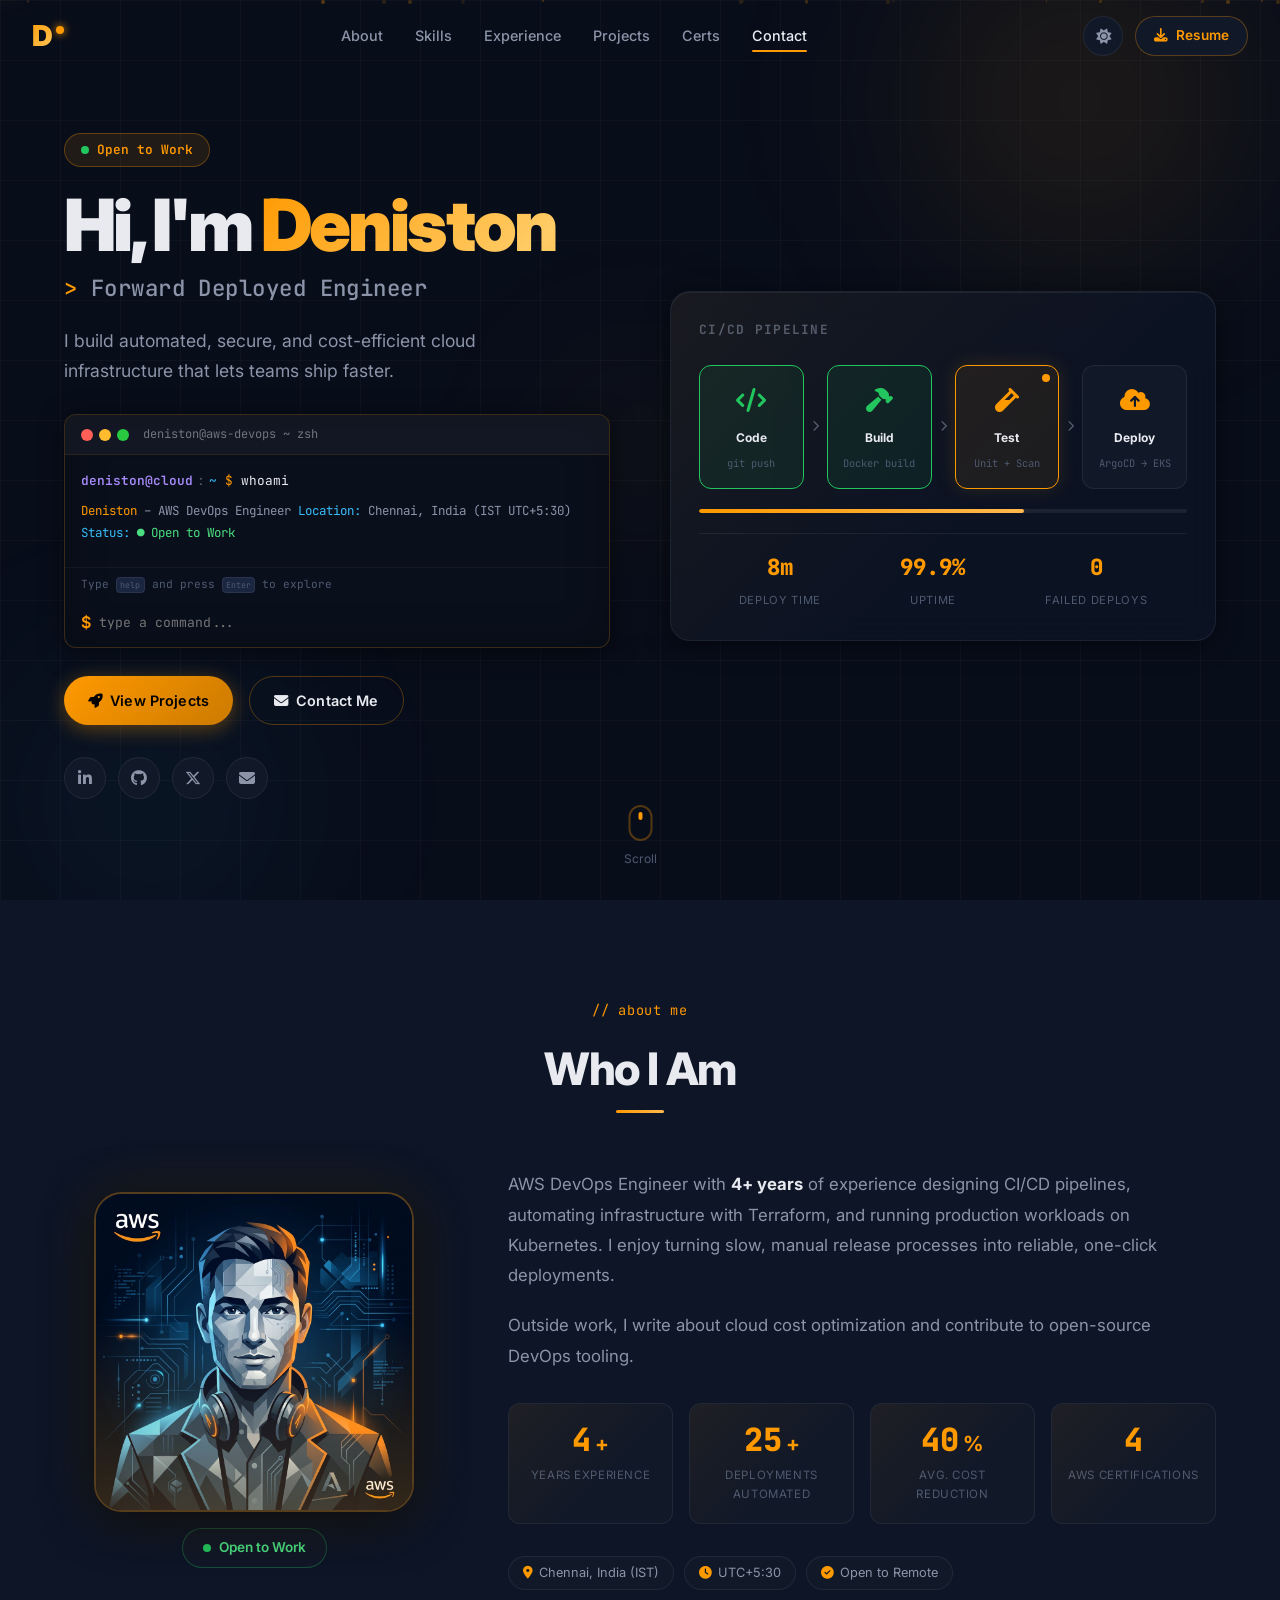
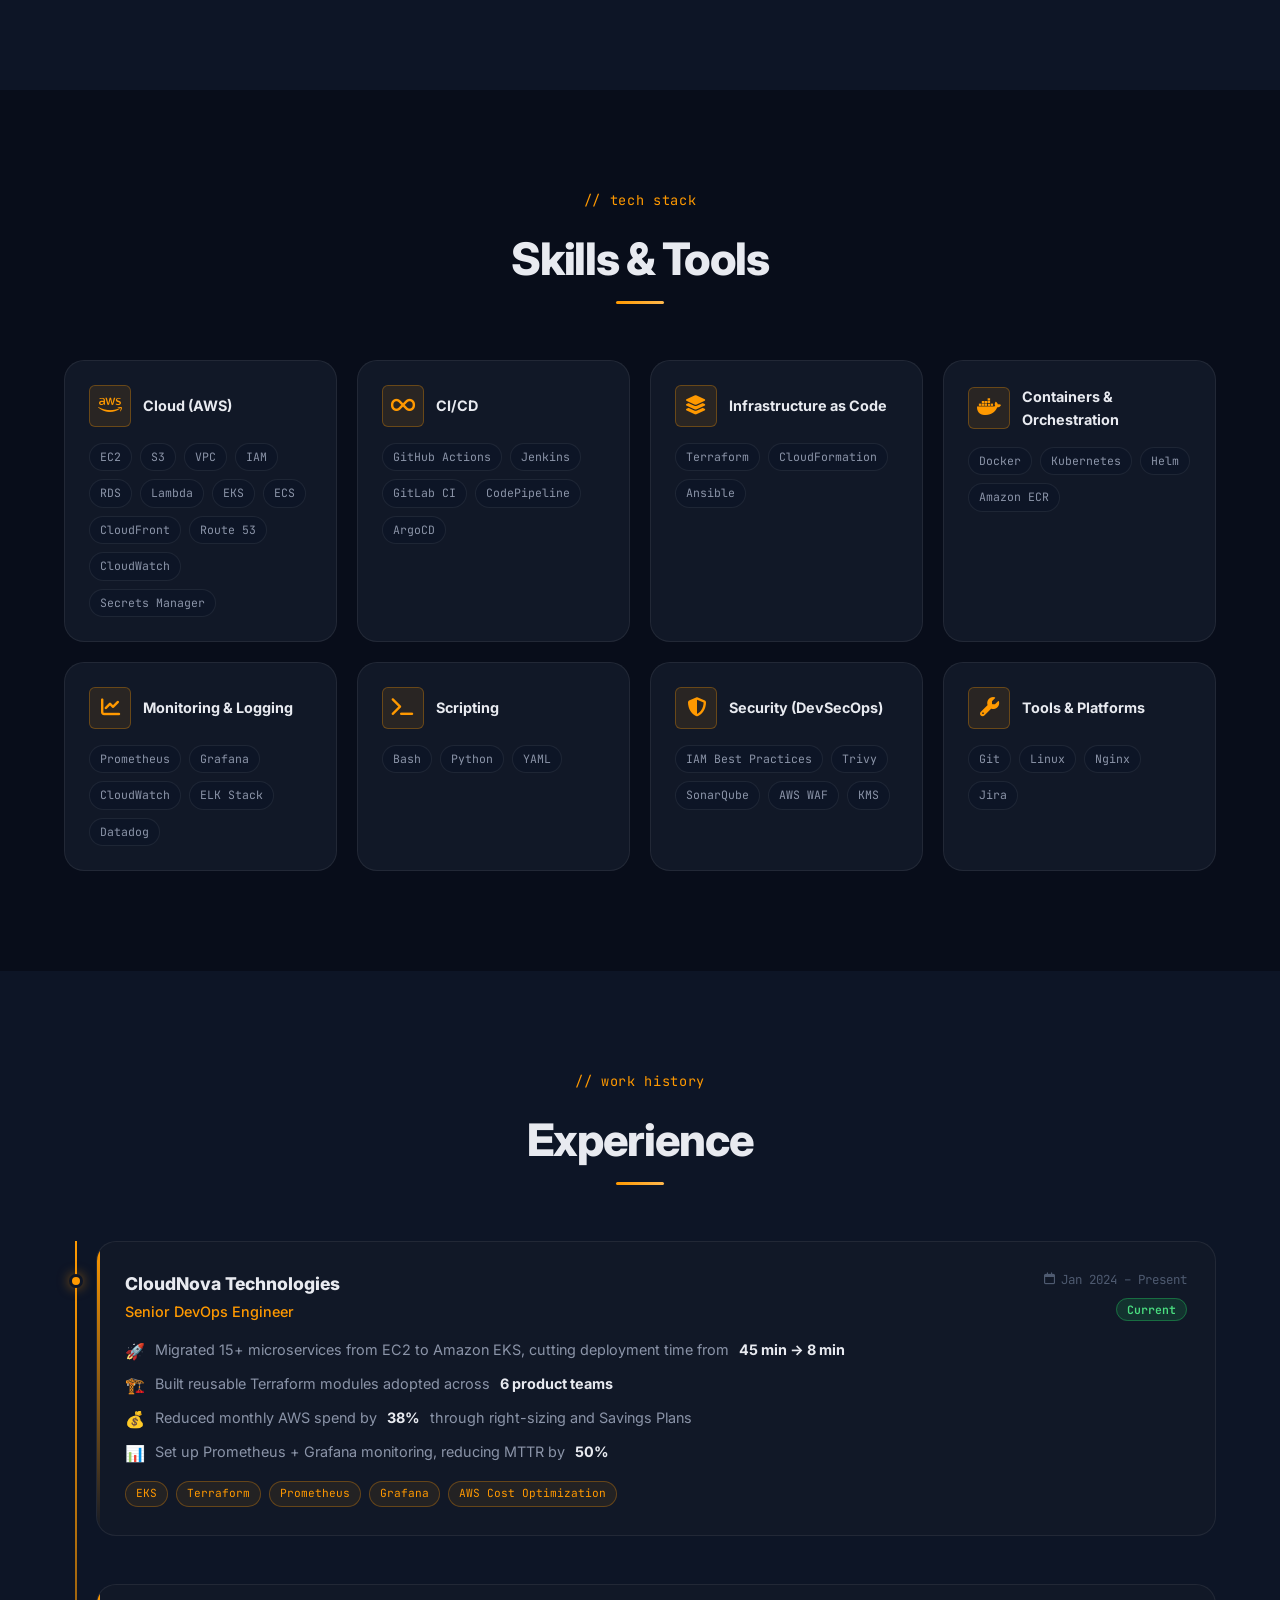
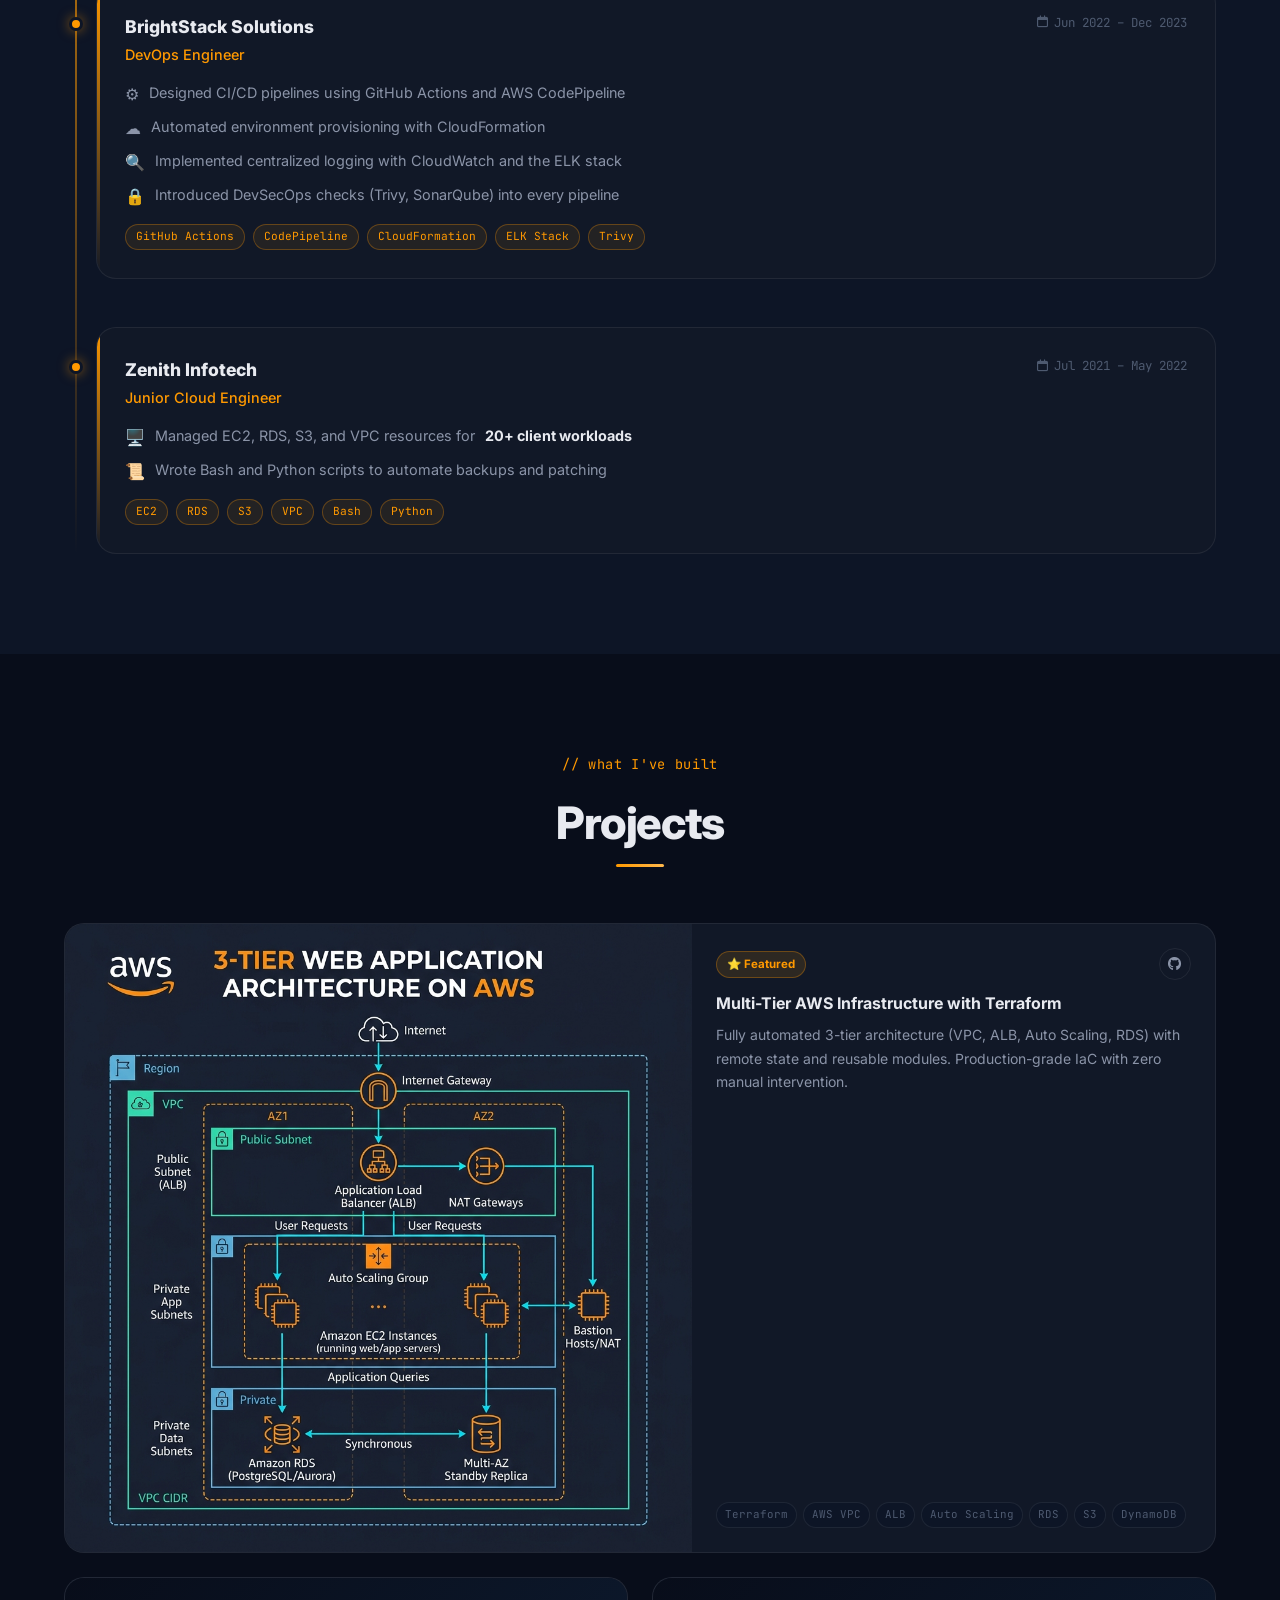
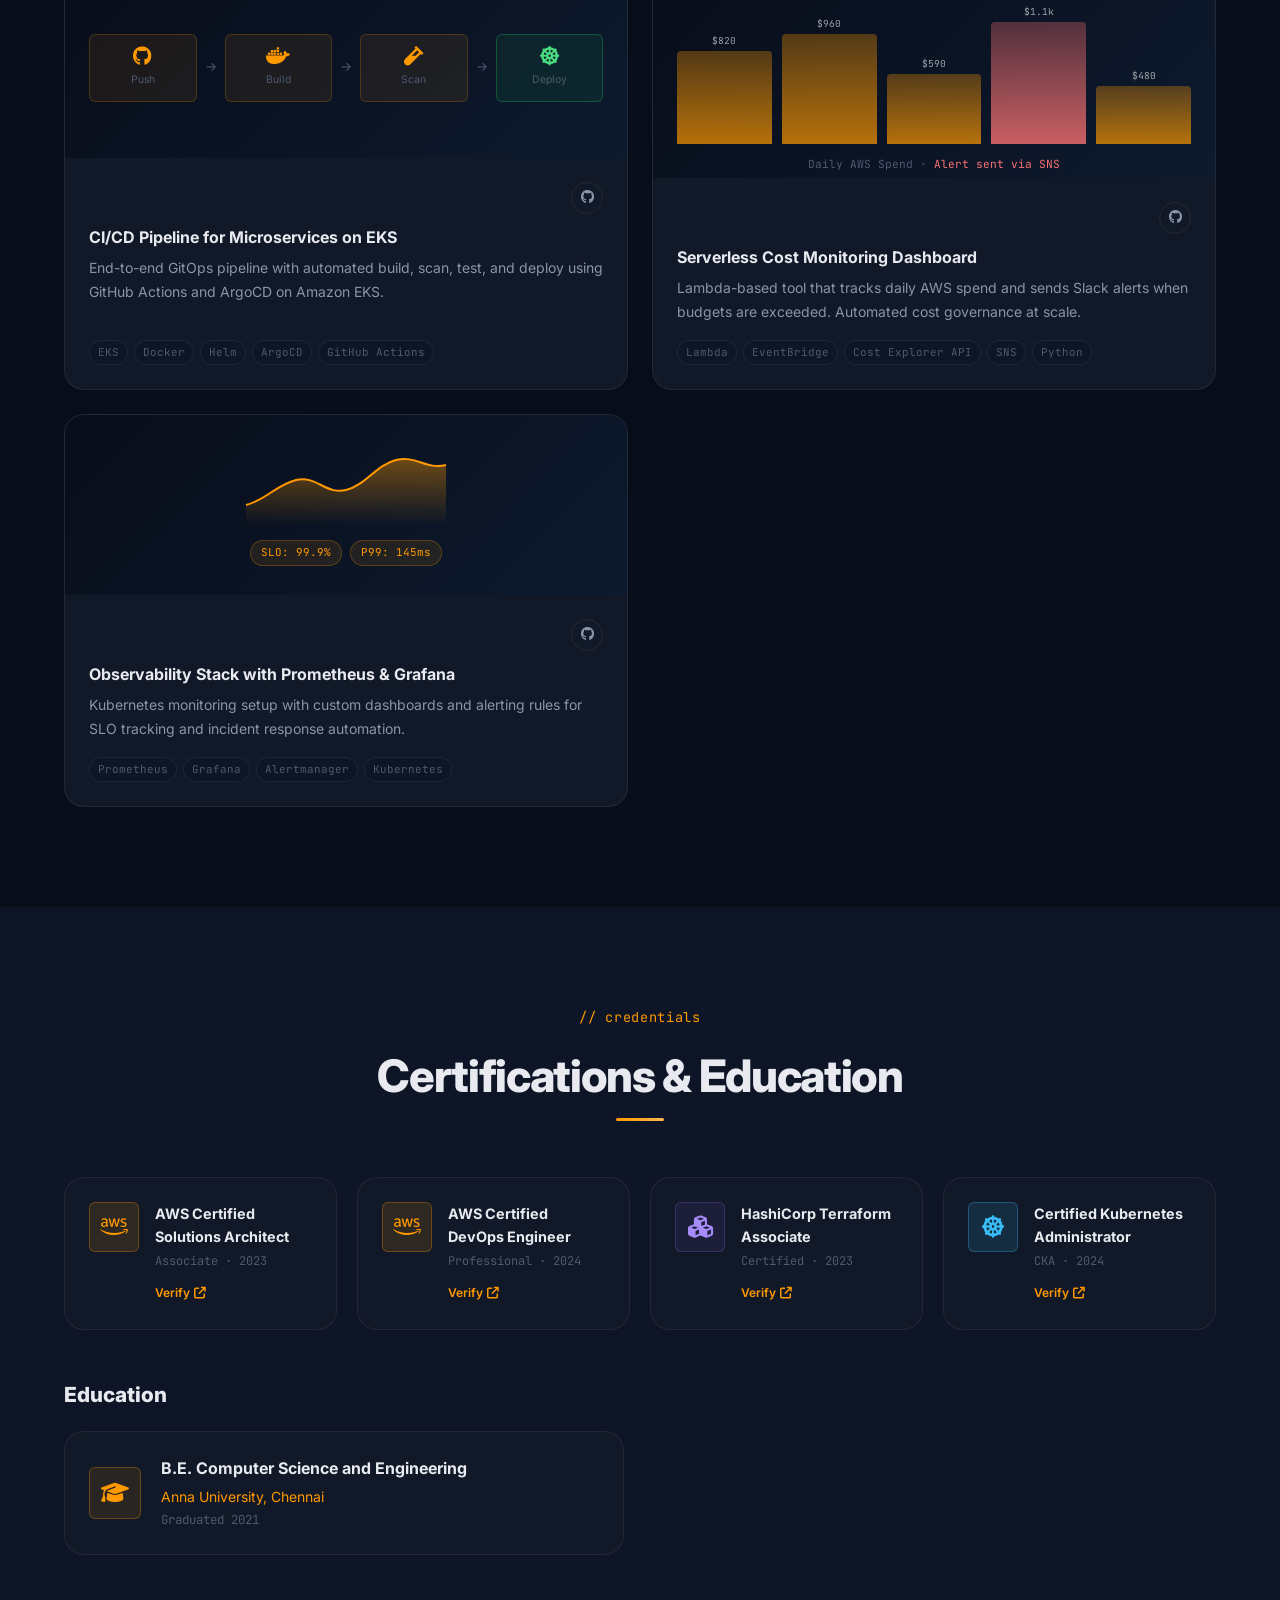
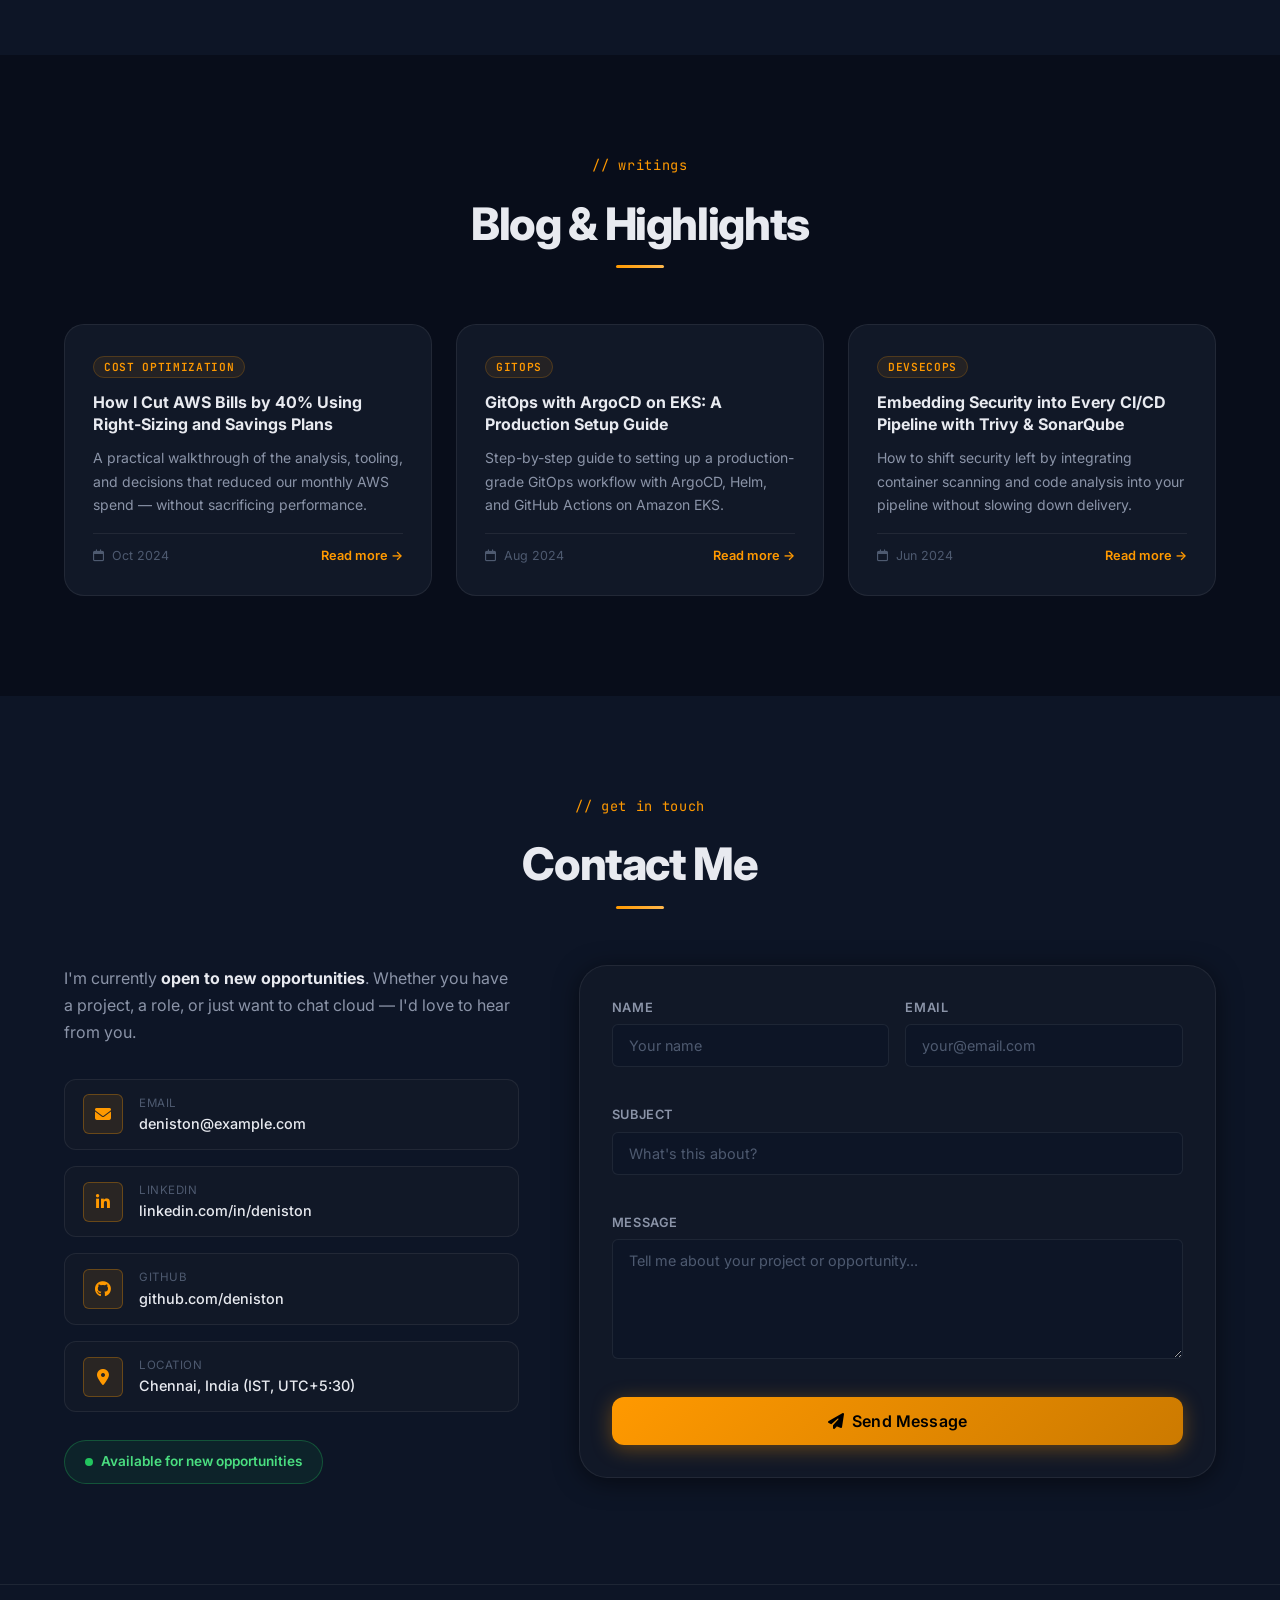
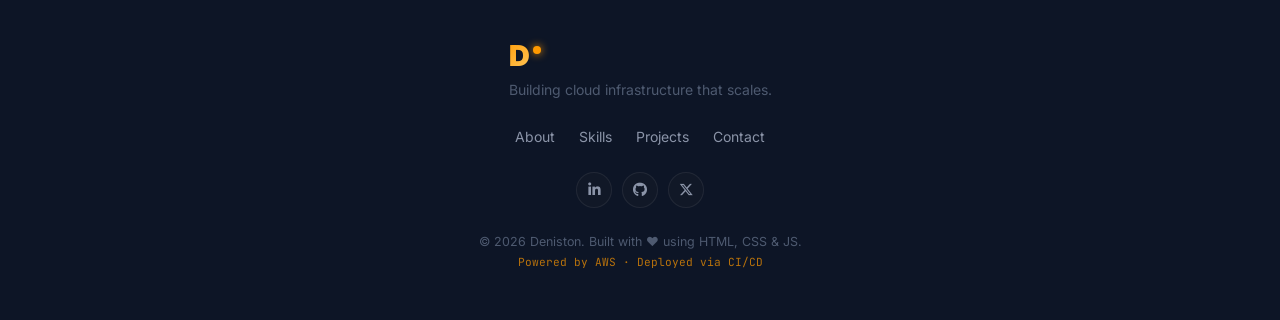
<file: p5/index.html>
<!DOCTYPE html>
<html lang="en" data-theme="dark">
<head>
  <meta charset="UTF-8" />
  <meta name="viewport" content="width=device-width, initial-scale=1.0" />
  <meta http-equiv="X-UA-Compatible" content="IE=edge" />

  <!-- Primary Meta -->
  <title>Deniston | AWS DevOps Engineer – Cloud Infrastructure & CI/CD</title>
  <meta name="description" content="Deniston is an AWS DevOps Engineer with 4+ years of experience designing CI/CD pipelines, automating infrastructure with Terraform, and running production workloads on Kubernetes." />
  <meta name="keywords" content="AWS DevOps Engineer, Terraform, Kubernetes, CI/CD, Cloud Infrastructure, EKS, DevSecOps, Chennai" />
  <meta name="author" content="Deniston" />
  <link rel="canonical" href="https://deniston.dev/" />

  <!-- Open Graph -->
  <meta property="og:type" content="website" />
  <meta property="og:url" content="https://deniston.dev/" />
  <meta property="og:title" content="Deniston | Forward Deployed Engineer" />
  <meta property="og:description" content="I build automated, secure, and cost-efficient cloud infrastructure that lets teams ship faster." />
  <meta property="og:image" content="https://deniston.dev/assets/og-image.png" />

  <!-- Twitter Card -->
  <meta name="twitter:card" content="summary_large_image" />
  <meta name="twitter:site" content="@deniston_dev" />
  <meta name="twitter:title" content="Deniston | Forward Deployed Engineer" />
  <meta name="twitter:description" content="I build automated, secure, and cost-efficient cloud infrastructure that lets teams ship faster." />
  <meta name="twitter:image" content="https://deniston.dev/assets/og-image.png" />

  <!-- JSON-LD Person Schema -->
  <script type="application/ld+json">
  {
    "@context": "https://schema.org",
    "@type": "Person",
    "name": "Deniston",
    "jobTitle": "AWS DevOps Engineer",
    "url": "https://deniston.dev",
    "email": "deniston@example.com",
    "sameAs": [
      "https://linkedin.com/in/deniston",
      "https://github.com/deniston",
      "https://x.com/deniston_dev"
    ],
    "address": {
      "@type": "PostalAddress",
      "addressLocality": "Chennai",
      "addressCountry": "IN"
    },
    "knowsAbout": ["AWS", "DevOps", "Terraform", "Kubernetes", "CI/CD", "Cloud Infrastructure"]
  }
  </script>

  <!-- Fonts -->
  <link rel="preconnect" href="https://fonts.googleapis.com" />
  <link rel="preconnect" href="https://fonts.gstatic.com" crossorigin />
  <link href="https://fonts.googleapis.com/css2?family=Inter:wght@300;400;500;600;700;800;900&family=JetBrains+Mono:wght@400;500;600&display=swap" rel="stylesheet" />

  <!-- Icons -->
  <link rel="stylesheet" href="https://cdnjs.cloudflare.com/ajax/libs/font-awesome/6.5.0/css/all.min.css" crossorigin="anonymous" />

  <!-- Styles -->
  <link rel="stylesheet" href="styles.css" />
</head>
<body>

  <!-- ========== CUSTOM CURSOR ========== -->
  <div class="cursor-candle" id="cursorCandle" aria-hidden="true">
    <div class="flame">
      <div class="flame-inner"></div>
      <div class="flame-glow"></div>
    </div>
    <div class="candle-body"></div>
  </div>
  <div class="cursor-trail" id="cursorTrail" aria-hidden="true"></div>

  <!-- ========== NAVBAR ========== -->
  <header class="navbar" id="navbar" role="banner">
    <nav class="nav-container" aria-label="Main navigation">
      <a href="#hero" class="nav-logo" aria-label="Deniston – Home">
        <span class="logo-text">D</span>
        <span class="logo-dot"></span>
      </a>

      <ul class="nav-links" role="list" id="navLinks">
        <li><a href="#about" class="nav-link">About</a></li>
        <li><a href="#skills" class="nav-link">Skills</a></li>
        <li><a href="#experience" class="nav-link">Experience</a></li>
        <li><a href="#projects" class="nav-link">Projects</a></li>
        <li><a href="#certifications" class="nav-link">Certs</a></li>
        <li><a href="#contact" class="nav-link">Contact</a></li>
      </ul>

      <div class="nav-actions">
        <button class="theme-toggle" id="themeToggle" aria-label="Toggle light/dark mode" aria-pressed="false">
          <span class="theme-icon dark-icon"><i class="fa-solid fa-sun"></i></span>
          <span class="theme-icon light-icon"><i class="fa-solid fa-moon"></i></span>
        </button>
        <a href="/resume/deniston_resume.pdf" class="btn btn-resume" download aria-label="Download Resume PDF">
          <i class="fa-solid fa-download" aria-hidden="true"></i> Resume
        </a>
        <button class="nav-burger" id="navBurger" aria-label="Toggle navigation menu" aria-expanded="false" aria-controls="navLinks">
          <span></span><span></span><span></span>
        </button>
      </div>
    </nav>
  </header>

  <!-- ========== HERO ========== -->
  <section class="hero" id="hero" aria-label="Hero introduction">
    <!-- Background elements -->
    <div class="hero-bg" aria-hidden="true">
      <div class="grid-overlay"></div>
      <div class="orb orb-1"></div>
      <div class="orb orb-2"></div>
      <div class="orb orb-3"></div>
      <div class="particles" id="particles"></div>
    </div>

    <div class="hero-content container">
      <div class="hero-text" data-reveal="left">
        <div class="hero-badge">
          <span class="badge-dot pulse" aria-hidden="true"></span>
          <span>Open to Work</span>
        </div>

        <h1 class="hero-name">
          Hi, I'm <span class="gradient-text">Deniston</span>
        </h1>
        <h2 class="hero-title">Forward Deployed Engineer</h2>
        <p class="hero-tagline">I build automated, secure, and cost-efficient cloud infrastructure that lets teams ship faster.</p>

        <!-- Terminal -->
        <div class="terminal" role="region" aria-label="Interactive terminal">
          <div class="terminal-bar" aria-hidden="true">
            <span class="t-dot t-red"></span>
            <span class="t-dot t-yellow"></span>
            <span class="t-dot t-green"></span>
            <span class="terminal-title">deniston@aws-devops ~ zsh</span>
          </div>
          <div class="terminal-body" id="terminalBody" aria-live="polite">
            <div class="terminal-line">
              <span class="t-prompt">deniston@cloud</span><span class="t-at">:</span><span class="t-dir">~</span><span class="t-dollar">$</span>
              <span class="t-cmd" id="typingText"></span><span class="t-cursor" id="termCursor">█</span>
            </div>
            <div class="terminal-output" id="termOutput"></div>
          </div>
          <div class="terminal-hint" aria-label="Terminal hint">Type <kbd>help</kbd> and press <kbd>Enter</kbd> to explore</div>
          <div class="terminal-input-row">
            <span class="t-prompt" aria-hidden="true">$</span>
            <input type="text" id="termInput" class="terminal-input" placeholder="type a command..." aria-label="Terminal command input" autocomplete="off" spellcheck="false" />
          </div>
        </div>

        <div class="hero-ctas">
          <a href="#projects" class="btn btn-primary">
            <i class="fa-solid fa-rocket" aria-hidden="true"></i> View Projects
          </a>
          <a href="#contact" class="btn btn-secondary">
            <i class="fa-solid fa-envelope" aria-hidden="true"></i> Contact Me
          </a>
        </div>

        <div class="hero-socials">
          <a href="https://linkedin.com/in/deniston" target="_blank" rel="noopener noreferrer" class="social-icon" aria-label="LinkedIn profile">
            <i class="fa-brands fa-linkedin-in"></i>
          </a>
          <a href="https://github.com/deniston" target="_blank" rel="noopener noreferrer" class="social-icon" aria-label="GitHub profile">
            <i class="fa-brands fa-github"></i>
          </a>
          <a href="https://x.com/deniston_dev" target="_blank" rel="noopener noreferrer" class="social-icon" aria-label="Twitter/X profile">
            <i class="fa-brands fa-x-twitter"></i>
          </a>
          <a href="mailto:deniston@example.com" class="social-icon" aria-label="Send email">
            <i class="fa-solid fa-envelope"></i>
          </a>
        </div>
      </div>

      <!-- CI/CD Pipeline Graphic -->
      <div class="hero-visual" data-reveal="right" aria-label="CI/CD pipeline visualization">
        <div class="pipeline-container">
          <h3 class="pipeline-label">CI/CD Pipeline</h3>
          <div class="pipeline" role="img" aria-label="Code to Build to Test to Deploy pipeline">
            <div class="pipeline-step active" data-step="0">
              <div class="step-icon"><i class="fa-solid fa-code"></i></div>
              <span class="step-name">Code</span>
              <div class="step-detail">git push</div>
            </div>
            <div class="pipeline-arrow"><i class="fa-solid fa-chevron-right"></i></div>
            <div class="pipeline-step" data-step="1">
              <div class="step-icon"><i class="fa-solid fa-hammer"></i></div>
              <span class="step-name">Build</span>
              <div class="step-detail">Docker build</div>
            </div>
            <div class="pipeline-arrow"><i class="fa-solid fa-chevron-right"></i></div>
            <div class="pipeline-step" data-step="2">
              <div class="step-icon"><i class="fa-solid fa-vial"></i></div>
              <span class="step-name">Test</span>
              <div class="step-detail">Unit + Scan</div>
            </div>
            <div class="pipeline-arrow"><i class="fa-solid fa-chevron-right"></i></div>
            <div class="pipeline-step" data-step="3">
              <div class="step-icon"><i class="fa-solid fa-cloud-arrow-up"></i></div>
              <span class="step-name">Deploy</span>
              <div class="step-detail">ArgoCD → EKS</div>
            </div>
          </div>
          <div class="pipeline-progress">
            <div class="progress-bar" id="pipelineBar"></div>
          </div>
          <div class="pipeline-metrics">
            <div class="metric">
              <span class="metric-val" id="deployTime">8m</span>
              <span class="metric-key">Deploy Time</span>
            </div>
            <div class="metric">
              <span class="metric-val">99.9%</span>
              <span class="metric-key">Uptime</span>
            </div>
            <div class="metric">
              <span class="metric-val">0</span>
              <span class="metric-key">Failed Deploys</span>
            </div>
          </div>
        </div>
      </div>
    </div>

    <!-- Scroll indicator -->
    <a href="#about" class="scroll-indicator" aria-label="Scroll to About section">
      <div class="scroll-mouse"><div class="scroll-wheel"></div></div>
      <span>Scroll</span>
    </a>
  </section>

  <!-- ========== ABOUT ========== -->
  <section class="section about-section" id="about" aria-labelledby="about-heading">
    <div class="container">
      <div class="section-header" data-reveal="up">
        <span class="section-tag">// about me</span>
        <h2 id="about-heading" class="section-title">Who I Am</h2>
      </div>

      <div class="about-grid">
        <div class="about-photo-wrap" data-reveal="left">
          <div class="photo-frame">
            <img src="assets/profile.png" alt="Deniston – AWS DevOps Engineer portrait" class="profile-img" loading="lazy" width="400" height="400" />
            <div class="photo-glow" aria-hidden="true"></div>
          </div>
          <div class="photo-badge" aria-label="Open to work status">
            <span class="badge-dot pulse"></span> Open to Work
          </div>
        </div>

        <div class="about-content" data-reveal="right">
          <p class="about-bio">
            AWS DevOps Engineer with <strong>4+ years</strong> of experience designing CI/CD pipelines, automating infrastructure with Terraform, and running production workloads on Kubernetes. I enjoy turning slow, manual release processes into reliable, one-click deployments.
          </p>
          <p class="about-bio">
            Outside work, I write about cloud cost optimization and contribute to open-source DevOps tooling.
          </p>

          <div class="about-stats" role="list" aria-label="Key statistics">
            <div class="stat-card" role="listitem" data-reveal="up" data-delay="0">
              <div class="stat-number" data-count="4">0</div>
              <div class="stat-plus">+</div>
              <div class="stat-label">Years Experience</div>
            </div>
            <div class="stat-card" role="listitem" data-reveal="up" data-delay="100">
              <div class="stat-number" data-count="25">0</div>
              <div class="stat-plus">+</div>
              <div class="stat-label">Deployments Automated</div>
            </div>
            <div class="stat-card" role="listitem" data-reveal="up" data-delay="200">
              <div class="stat-number" data-count="40">0</div>
              <div class="stat-plus">%</div>
              <div class="stat-label">Avg. Cost Reduction</div>
            </div>
            <div class="stat-card" role="listitem" data-reveal="up" data-delay="300">
              <div class="stat-number" data-count="4">0</div>
              <div class="stat-plus"></div>
              <div class="stat-label">AWS Certifications</div>
            </div>
          </div>

          <div class="about-tags">
            <span class="tag"><i class="fa-solid fa-location-dot" aria-hidden="true"></i> Chennai, India (IST)</span>
            <span class="tag"><i class="fa-solid fa-clock" aria-hidden="true"></i> UTC+5:30</span>
            <span class="tag"><i class="fa-solid fa-circle-check" aria-hidden="true"></i> Open to Remote</span>
          </div>
        </div>
      </div>
    </div>
  </section>

  <!-- ========== SKILLS ========== -->
  <section class="section skills-section" id="skills" aria-labelledby="skills-heading">
    <div class="container">
      <div class="section-header" data-reveal="up">
        <span class="section-tag">// tech stack</span>
        <h2 id="skills-heading" class="section-title">Skills & Tools</h2>
      </div>

      <div class="skills-grid">

        <div class="skill-card" data-reveal="up" data-delay="0">
          <div class="skill-card-header">
            <div class="skill-icon"><i class="fa-brands fa-aws"></i></div>
            <h3 class="skill-category">Cloud (AWS)</h3>
          </div>
          <div class="skill-tags">
            <span class="skill-tag">EC2</span>
            <span class="skill-tag">S3</span>
            <span class="skill-tag">VPC</span>
            <span class="skill-tag">IAM</span>
            <span class="skill-tag">RDS</span>
            <span class="skill-tag">Lambda</span>
            <span class="skill-tag">EKS</span>
            <span class="skill-tag">ECS</span>
            <span class="skill-tag">CloudFront</span>
            <span class="skill-tag">Route 53</span>
            <span class="skill-tag">CloudWatch</span>
            <span class="skill-tag">Secrets Manager</span>
          </div>
        </div>

        <div class="skill-card" data-reveal="up" data-delay="80">
          <div class="skill-card-header">
            <div class="skill-icon"><i class="fa-solid fa-infinity"></i></div>
            <h3 class="skill-category">CI/CD</h3>
          </div>
          <div class="skill-tags">
            <span class="skill-tag">GitHub Actions</span>
            <span class="skill-tag">Jenkins</span>
            <span class="skill-tag">GitLab CI</span>
            <span class="skill-tag">CodePipeline</span>
            <span class="skill-tag">ArgoCD</span>
          </div>
        </div>

        <div class="skill-card" data-reveal="up" data-delay="160">
          <div class="skill-card-header">
            <div class="skill-icon"><i class="fa-solid fa-layer-group"></i></div>
            <h3 class="skill-category">Infrastructure as Code</h3>
          </div>
          <div class="skill-tags">
            <span class="skill-tag">Terraform</span>
            <span class="skill-tag">CloudFormation</span>
            <span class="skill-tag">Ansible</span>
          </div>
        </div>

        <div class="skill-card" data-reveal="up" data-delay="240">
          <div class="skill-card-header">
            <div class="skill-icon"><i class="fa-brands fa-docker"></i></div>
            <h3 class="skill-category">Containers & Orchestration</h3>
          </div>
          <div class="skill-tags">
            <span class="skill-tag">Docker</span>
            <span class="skill-tag">Kubernetes</span>
            <span class="skill-tag">Helm</span>
            <span class="skill-tag">Amazon ECR</span>
          </div>
        </div>

        <div class="skill-card" data-reveal="up" data-delay="320">
          <div class="skill-card-header">
            <div class="skill-icon"><i class="fa-solid fa-chart-line"></i></div>
            <h3 class="skill-category">Monitoring & Logging</h3>
          </div>
          <div class="skill-tags">
            <span class="skill-tag">Prometheus</span>
            <span class="skill-tag">Grafana</span>
            <span class="skill-tag">CloudWatch</span>
            <span class="skill-tag">ELK Stack</span>
            <span class="skill-tag">Datadog</span>
          </div>
        </div>

        <div class="skill-card" data-reveal="up" data-delay="400">
          <div class="skill-card-header">
            <div class="skill-icon"><i class="fa-solid fa-terminal"></i></div>
            <h3 class="skill-category">Scripting</h3>
          </div>
          <div class="skill-tags">
            <span class="skill-tag">Bash</span>
            <span class="skill-tag">Python</span>
            <span class="skill-tag">YAML</span>
          </div>
        </div>

        <div class="skill-card" data-reveal="up" data-delay="480">
          <div class="skill-card-header">
            <div class="skill-icon"><i class="fa-solid fa-shield-halved"></i></div>
            <h3 class="skill-category">Security (DevSecOps)</h3>
          </div>
          <div class="skill-tags">
            <span class="skill-tag">IAM Best Practices</span>
            <span class="skill-tag">Trivy</span>
            <span class="skill-tag">SonarQube</span>
            <span class="skill-tag">AWS WAF</span>
            <span class="skill-tag">KMS</span>
          </div>
        </div>

        <div class="skill-card" data-reveal="up" data-delay="560">
          <div class="skill-card-header">
            <div class="skill-icon"><i class="fa-solid fa-wrench"></i></div>
            <h3 class="skill-category">Tools & Platforms</h3>
          </div>
          <div class="skill-tags">
            <span class="skill-tag">Git</span>
            <span class="skill-tag">Linux</span>
            <span class="skill-tag">Nginx</span>
            <span class="skill-tag">Jira</span>
          </div>
        </div>

      </div>
    </div>
  </section>

  <!-- ========== EXPERIENCE ========== -->
  <section class="section experience-section" id="experience" aria-labelledby="exp-heading">
    <div class="container">
      <div class="section-header" data-reveal="up">
        <span class="section-tag">// work history</span>
        <h2 id="exp-heading" class="section-title">Experience</h2>
      </div>

      <div class="timeline" role="list" aria-label="Work experience timeline">

        <div class="timeline-item" role="listitem" data-reveal="left">
          <div class="timeline-dot" aria-hidden="true"><span></span></div>
          <div class="timeline-card">
            <div class="timeline-header">
              <div>
                <h3 class="company-name">CloudNova Technologies</h3>
                <p class="role-title">Senior DevOps Engineer</p>
              </div>
              <div class="timeline-meta">
                <span class="timeline-dates"><i class="fa-regular fa-calendar" aria-hidden="true"></i> Jan 2024 – Present</span>
                <span class="timeline-badge current">Current</span>
              </div>
            </div>
            <ul class="achievement-list" aria-label="Achievements at CloudNova Technologies">
              <li><span class="ach-icon">🚀</span> Migrated 15+ microservices from EC2 to Amazon EKS, cutting deployment time from <strong>45 min → 8 min</strong></li>
              <li><span class="ach-icon">🏗️</span> Built reusable Terraform modules adopted across <strong>6 product teams</strong></li>
              <li><span class="ach-icon">💰</span> Reduced monthly AWS spend by <strong>38%</strong> through right-sizing and Savings Plans</li>
              <li><span class="ach-icon">📊</span> Set up Prometheus + Grafana monitoring, reducing MTTR by <strong>50%</strong></li>
            </ul>
            <div class="timeline-techs">
              <span class="tech-pill">EKS</span>
              <span class="tech-pill">Terraform</span>
              <span class="tech-pill">Prometheus</span>
              <span class="tech-pill">Grafana</span>
              <span class="tech-pill">AWS Cost Optimization</span>
            </div>
          </div>
        </div>

        <div class="timeline-item" role="listitem" data-reveal="left" data-delay="100">
          <div class="timeline-dot" aria-hidden="true"><span></span></div>
          <div class="timeline-card">
            <div class="timeline-header">
              <div>
                <h3 class="company-name">BrightStack Solutions</h3>
                <p class="role-title">DevOps Engineer</p>
              </div>
              <div class="timeline-meta">
                <span class="timeline-dates"><i class="fa-regular fa-calendar" aria-hidden="true"></i> Jun 2022 – Dec 2023</span>
              </div>
            </div>
            <ul class="achievement-list" aria-label="Achievements at BrightStack Solutions">
              <li><span class="ach-icon">⚙️</span> Designed CI/CD pipelines using GitHub Actions and AWS CodePipeline</li>
              <li><span class="ach-icon">☁️</span> Automated environment provisioning with CloudFormation</li>
              <li><span class="ach-icon">🔍</span> Implemented centralized logging with CloudWatch and the ELK stack</li>
              <li><span class="ach-icon">🔒</span> Introduced DevSecOps checks (Trivy, SonarQube) into every pipeline</li>
            </ul>
            <div class="timeline-techs">
              <span class="tech-pill">GitHub Actions</span>
              <span class="tech-pill">CodePipeline</span>
              <span class="tech-pill">CloudFormation</span>
              <span class="tech-pill">ELK Stack</span>
              <span class="tech-pill">Trivy</span>
            </div>
          </div>
        </div>

        <div class="timeline-item" role="listitem" data-reveal="left" data-delay="200">
          <div class="timeline-dot" aria-hidden="true"><span></span></div>
          <div class="timeline-card">
            <div class="timeline-header">
              <div>
                <h3 class="company-name">Zenith Infotech</h3>
                <p class="role-title">Junior Cloud Engineer</p>
              </div>
              <div class="timeline-meta">
                <span class="timeline-dates"><i class="fa-regular fa-calendar" aria-hidden="true"></i> Jul 2021 – May 2022</span>
              </div>
            </div>
            <ul class="achievement-list" aria-label="Achievements at Zenith Infotech">
              <li><span class="ach-icon">🖥️</span> Managed EC2, RDS, S3, and VPC resources for <strong>20+ client workloads</strong></li>
              <li><span class="ach-icon">📜</span> Wrote Bash and Python scripts to automate backups and patching</li>
            </ul>
            <div class="timeline-techs">
              <span class="tech-pill">EC2</span>
              <span class="tech-pill">RDS</span>
              <span class="tech-pill">S3</span>
              <span class="tech-pill">VPC</span>
              <span class="tech-pill">Bash</span>
              <span class="tech-pill">Python</span>
            </div>
          </div>
        </div>

      </div>
    </div>
  </section>

  <!-- ========== PROJECTS ========== -->
  <section class="section projects-section" id="projects" aria-labelledby="projects-heading">
    <div class="container">
      <div class="section-header" data-reveal="up">
        <span class="section-tag">// what I've built</span>
        <h2 id="projects-heading" class="section-title">Projects</h2>
      </div>

      <div class="projects-grid">

        <!-- Project 1 -->
        <article class="project-card featured" data-reveal="up" data-delay="0" aria-label="Project: Multi-Tier AWS Infrastructure with Terraform">
          <div class="project-card-inner">
            <div class="project-img-wrap">
              <img src="assets/arch_diagram.png" alt="AWS 3-tier architecture diagram showing VPC, ALB, Auto Scaling, and RDS" class="project-img" loading="lazy" width="600" height="400" />
              <div class="project-overlay">
                <button class="btn-case-study" data-project="0" aria-label="View case study for Multi-Tier AWS Infrastructure">
                  <i class="fa-solid fa-expand"></i> Case Study
                </button>
              </div>
            </div>
            <div class="project-content">
              <div class="project-header">
                <span class="featured-badge">⭐ Featured</span>
                <div class="project-links">
                  <a href="https://github.com/deniston/terraform-aws-3tier" target="_blank" rel="noopener noreferrer" class="icon-link" aria-label="GitHub repository for Terraform 3-tier project">
                    <i class="fa-brands fa-github"></i>
                  </a>
                </div>
              </div>
              <h3 class="project-title">Multi-Tier AWS Infrastructure with Terraform</h3>
              <p class="project-desc">Fully automated 3-tier architecture (VPC, ALB, Auto Scaling, RDS) with remote state and reusable modules. Production-grade IaC with zero manual intervention.</p>
              <div class="project-tech">
                <span class="tech-tag">Terraform</span>
                <span class="tech-tag">AWS VPC</span>
                <span class="tech-tag">ALB</span>
                <span class="tech-tag">Auto Scaling</span>
                <span class="tech-tag">RDS</span>
                <span class="tech-tag">S3</span>
                <span class="tech-tag">DynamoDB</span>
              </div>
            </div>
          </div>
        </article>

        <!-- Project 2 -->
        <article class="project-card" data-reveal="up" data-delay="100" aria-label="Project: CI/CD Pipeline for Microservices on EKS">
          <div class="project-card-inner">
            <div class="project-img-wrap project-img-cicd">
              <div class="cicd-visual" aria-hidden="true">
                <div class="cicd-stage"><i class="fa-brands fa-github"></i><span>Push</span></div>
                <div class="cicd-arrow">→</div>
                <div class="cicd-stage"><i class="fa-brands fa-docker"></i><span>Build</span></div>
                <div class="cicd-arrow">→</div>
                <div class="cicd-stage"><i class="fa-solid fa-vial"></i><span>Scan</span></div>
                <div class="cicd-arrow">→</div>
                <div class="cicd-stage deploy"><i class="fa-solid fa-dharmachakra"></i><span>Deploy</span></div>
              </div>
            </div>
            <div class="project-content">
              <div class="project-header">
                <div class="project-links">
                  <a href="https://github.com/deniston/eks-gitops-pipeline" target="_blank" rel="noopener noreferrer" class="icon-link" aria-label="GitHub repository for EKS GitOps pipeline">
                    <i class="fa-brands fa-github"></i>
                  </a>
                </div>
              </div>
              <h3 class="project-title">CI/CD Pipeline for Microservices on EKS</h3>
              <p class="project-desc">End-to-end GitOps pipeline with automated build, scan, test, and deploy using GitHub Actions and ArgoCD on Amazon EKS.</p>
              <div class="project-tech">
                <span class="tech-tag">EKS</span>
                <span class="tech-tag">Docker</span>
                <span class="tech-tag">Helm</span>
                <span class="tech-tag">ArgoCD</span>
                <span class="tech-tag">GitHub Actions</span>
              </div>
            </div>
          </div>
        </article>

        <!-- Project 3 -->
        <article class="project-card" data-reveal="up" data-delay="200" aria-label="Project: Serverless Cost Monitoring Dashboard">
          <div class="project-card-inner">
            <div class="project-img-wrap project-img-cost">
              <div class="cost-visual" aria-hidden="true">
                <div class="cost-bars">
                  <div class="bar" style="height:80%"><span>$820</span></div>
                  <div class="bar" style="height:95%"><span>$960</span></div>
                  <div class="bar" style="height:60%"><span>$590</span></div>
                  <div class="bar alert-bar" style="height:105%"><span>$1.1k</span></div>
                  <div class="bar" style="height:50%"><span>$480</span></div>
                </div>
                <div class="cost-label">Daily AWS Spend · <span class="alert-text">Alert sent via SNS</span></div>
              </div>
            </div>
            <div class="project-content">
              <div class="project-header">
                <div class="project-links">
                  <a href="https://github.com/deniston/aws-cost-monitor" target="_blank" rel="noopener noreferrer" class="icon-link" aria-label="GitHub repository for AWS cost monitor">
                    <i class="fa-brands fa-github"></i>
                  </a>
                </div>
              </div>
              <h3 class="project-title">Serverless Cost Monitoring Dashboard</h3>
              <p class="project-desc">Lambda-based tool that tracks daily AWS spend and sends Slack alerts when budgets are exceeded. Automated cost governance at scale.</p>
              <div class="project-tech">
                <span class="tech-tag">Lambda</span>
                <span class="tech-tag">EventBridge</span>
                <span class="tech-tag">Cost Explorer API</span>
                <span class="tech-tag">SNS</span>
                <span class="tech-tag">Python</span>
              </div>
            </div>
          </div>
        </article>

        <!-- Project 4 -->
        <article class="project-card" data-reveal="up" data-delay="300" aria-label="Project: Observability Stack with Prometheus and Grafana">
          <div class="project-card-inner">
            <div class="project-img-wrap project-img-obs">
              <div class="obs-visual" aria-hidden="true">
                <div class="obs-graph">
                  <svg viewBox="0 0 200 80" width="100%" height="80" aria-hidden="true">
                    <defs>
                      <linearGradient id="obsGrad" x1="0" y1="0" x2="0" y2="1">
                        <stop offset="0%" stop-color="#FF9900" stop-opacity="0.4"/>
                        <stop offset="100%" stop-color="#FF9900" stop-opacity="0"/>
                      </linearGradient>
                    </defs>
                    <path d="M0,60 C20,55 30,40 50,35 C70,30 80,50 100,45 C120,40 130,20 150,15 C170,10 180,25 200,20 L200,80 L0,80 Z" fill="url(#obsGrad)"/>
                    <path d="M0,60 C20,55 30,40 50,35 C70,30 80,50 100,45 C120,40 130,20 150,15 C170,10 180,25 200,20" fill="none" stroke="#FF9900" stroke-width="2"/>
                  </svg>
                </div>
                <div class="obs-labels">
                  <span class="obs-tag">SLO: 99.9%</span>
                  <span class="obs-tag">P99: 145ms</span>
                </div>
              </div>
            </div>
            <div class="project-content">
              <div class="project-header">
                <div class="project-links">
                  <a href="https://github.com/deniston/k8s-observability" target="_blank" rel="noopener noreferrer" class="icon-link" aria-label="GitHub repository for K8s observability stack">
                    <i class="fa-brands fa-github"></i>
                  </a>
                </div>
              </div>
              <h3 class="project-title">Observability Stack with Prometheus & Grafana</h3>
              <p class="project-desc">Kubernetes monitoring setup with custom dashboards and alerting rules for SLO tracking and incident response automation.</p>
              <div class="project-tech">
                <span class="tech-tag">Prometheus</span>
                <span class="tech-tag">Grafana</span>
                <span class="tech-tag">Alertmanager</span>
                <span class="tech-tag">Kubernetes</span>
              </div>
            </div>
          </div>
        </article>

      </div>
    </div>
  </section>

  <!-- ========== PROJECT MODAL ========== -->
  <div class="modal-overlay" id="projectModal" role="dialog" aria-modal="true" aria-labelledby="modalTitle" hidden>
    <div class="modal">
      <button class="modal-close" id="modalClose" aria-label="Close case study modal">
        <i class="fa-solid fa-xmark"></i>
      </button>
      <div class="modal-body" id="modalBody"></div>
    </div>
  </div>

  <!-- ========== CERTIFICATIONS & EDUCATION ========== -->
  <section class="section certs-section" id="certifications" aria-labelledby="certs-heading">
    <div class="container">
      <div class="section-header" data-reveal="up">
        <span class="section-tag">// credentials</span>
        <h2 id="certs-heading" class="section-title">Certifications & Education</h2>
      </div>

      <div class="certs-grid">

        <div class="cert-card" data-reveal="up" data-delay="0">
          <div class="cert-badge" aria-hidden="true">
            <i class="fa-brands fa-aws"></i>
          </div>
          <div class="cert-info">
            <h3 class="cert-name">AWS Certified Solutions Architect</h3>
            <p class="cert-level">Associate · 2023</p>
            <a href="https://aws.amazon.com/certification/" target="_blank" rel="noopener noreferrer" class="cert-verify" aria-label="Verify AWS Solutions Architect certification">
              Verify <i class="fa-solid fa-arrow-up-right-from-square" aria-hidden="true"></i>
            </a>
          </div>
        </div>

        <div class="cert-card" data-reveal="up" data-delay="100">
          <div class="cert-badge" aria-hidden="true">
            <i class="fa-brands fa-aws"></i>
          </div>
          <div class="cert-info">
            <h3 class="cert-name">AWS Certified DevOps Engineer</h3>
            <p class="cert-level">Professional · 2024</p>
            <a href="https://aws.amazon.com/certification/" target="_blank" rel="noopener noreferrer" class="cert-verify" aria-label="Verify AWS DevOps Engineer Professional certification">
              Verify <i class="fa-solid fa-arrow-up-right-from-square" aria-hidden="true"></i>
            </a>
          </div>
        </div>

        <div class="cert-card" data-reveal="up" data-delay="200">
          <div class="cert-badge terraform-badge" aria-hidden="true">
            <i class="fa-solid fa-cubes"></i>
          </div>
          <div class="cert-info">
            <h3 class="cert-name">HashiCorp Terraform Associate</h3>
            <p class="cert-level">Certified · 2023</p>
            <a href="https://www.hashicorp.com/certification/" target="_blank" rel="noopener noreferrer" class="cert-verify" aria-label="Verify Terraform Associate certification">
              Verify <i class="fa-solid fa-arrow-up-right-from-square" aria-hidden="true"></i>
            </a>
          </div>
        </div>

        <div class="cert-card" data-reveal="up" data-delay="300">
          <div class="cert-badge k8s-badge" aria-hidden="true">
            <i class="fa-solid fa-dharmachakra"></i>
          </div>
          <div class="cert-info">
            <h3 class="cert-name">Certified Kubernetes Administrator</h3>
            <p class="cert-level">CKA · 2024</p>
            <a href="https://www.cncf.io/certification/cka/" target="_blank" rel="noopener noreferrer" class="cert-verify" aria-label="Verify CKA certification">
              Verify <i class="fa-solid fa-arrow-up-right-from-square" aria-hidden="true"></i>
            </a>
          </div>
        </div>

      </div>

      <!-- Education -->
      <div class="education-wrap" data-reveal="up">
        <h3 class="edu-heading">Education</h3>
        <div class="edu-card">
          <div class="edu-icon" aria-hidden="true"><i class="fa-solid fa-graduation-cap"></i></div>
          <div class="edu-info">
            <h4 class="edu-degree">B.E. Computer Science and Engineering</h4>
            <p class="edu-inst">Anna University, Chennai</p>
            <p class="edu-year">Graduated 2021</p>
          </div>
        </div>
      </div>
    </div>
  </section>

  <!-- ========== BLOG HIGHLIGHTS ========== -->
  <section class="section blog-section" id="blog" aria-labelledby="blog-heading">
    <div class="container">
      <div class="section-header" data-reveal="up">
        <span class="section-tag">// writings</span>
        <h2 id="blog-heading" class="section-title">Blog & Highlights</h2>
      </div>

      <div class="blog-grid">
        <article class="blog-card" data-reveal="up" data-delay="0">
          <div class="blog-tag-row"><span class="blog-category">Cost Optimization</span></div>
          <h3 class="blog-title">How I Cut AWS Bills by 40% Using Right-Sizing and Savings Plans</h3>
          <p class="blog-excerpt">A practical walkthrough of the analysis, tooling, and decisions that reduced our monthly AWS spend — without sacrificing performance.</p>
          <div class="blog-meta">
            <span><i class="fa-regular fa-calendar" aria-hidden="true"></i> Oct 2024</span>
            <a href="#" class="blog-read-more" aria-label="Read article about cutting AWS bills">Read more →</a>
          </div>
        </article>

        <article class="blog-card" data-reveal="up" data-delay="100">
          <div class="blog-tag-row"><span class="blog-category">GitOps</span></div>
          <h3 class="blog-title">GitOps with ArgoCD on EKS: A Production Setup Guide</h3>
          <p class="blog-excerpt">Step-by-step guide to setting up a production-grade GitOps workflow with ArgoCD, Helm, and GitHub Actions on Amazon EKS.</p>
          <div class="blog-meta">
            <span><i class="fa-regular fa-calendar" aria-hidden="true"></i> Aug 2024</span>
            <a href="#" class="blog-read-more" aria-label="Read article about GitOps with ArgoCD">Read more →</a>
          </div>
        </article>

        <article class="blog-card" data-reveal="up" data-delay="200">
          <div class="blog-tag-row"><span class="blog-category">DevSecOps</span></div>
          <h3 class="blog-title">Embedding Security into Every CI/CD Pipeline with Trivy & SonarQube</h3>
          <p class="blog-excerpt">How to shift security left by integrating container scanning and code analysis into your pipeline without slowing down delivery.</p>
          <div class="blog-meta">
            <span><i class="fa-regular fa-calendar" aria-hidden="true"></i> Jun 2024</span>
            <a href="#" class="blog-read-more" aria-label="Read article about DevSecOps in pipelines">Read more →</a>
          </div>
        </article>
      </div>
    </div>
  </section>

  <!-- ========== CONTACT ========== -->
  <section class="section contact-section" id="contact" aria-labelledby="contact-heading">
    <div class="container">
      <div class="section-header" data-reveal="up">
        <span class="section-tag">// get in touch</span>
        <h2 id="contact-heading" class="section-title">Contact Me</h2>
      </div>

      <div class="contact-grid">

        <div class="contact-info" data-reveal="left">
          <p class="contact-intro">I'm currently <strong>open to new opportunities</strong>. Whether you have a project, a role, or just want to chat cloud — I'd love to hear from you.</p>

          <div class="contact-items">
            <a href="mailto:deniston@example.com" class="contact-item" aria-label="Send email to deniston@example.com">
              <div class="contact-item-icon"><i class="fa-solid fa-envelope"></i></div>
              <div>
                <div class="contact-item-label">Email</div>
                <div class="contact-item-val">deniston@example.com</div>
              </div>
            </a>
            <a href="https://linkedin.com/in/deniston" target="_blank" rel="noopener noreferrer" class="contact-item" aria-label="LinkedIn profile">
              <div class="contact-item-icon"><i class="fa-brands fa-linkedin-in"></i></div>
              <div>
                <div class="contact-item-label">LinkedIn</div>
                <div class="contact-item-val">linkedin.com/in/deniston</div>
              </div>
            </a>
            <a href="https://github.com/deniston" target="_blank" rel="noopener noreferrer" class="contact-item" aria-label="GitHub profile">
              <div class="contact-item-icon"><i class="fa-brands fa-github"></i></div>
              <div>
                <div class="contact-item-label">GitHub</div>
                <div class="contact-item-val">github.com/deniston</div>
              </div>
            </a>
            <div class="contact-item">
              <div class="contact-item-icon"><i class="fa-solid fa-location-dot"></i></div>
              <div>
                <div class="contact-item-label">Location</div>
                <div class="contact-item-val">Chennai, India (IST, UTC+5:30)</div>
              </div>
            </div>
          </div>

          <div class="availability-badge" role="status" aria-live="polite">
            <span class="badge-dot pulse"></span>
            <span>Available for new opportunities</span>
          </div>
        </div>

        <div class="contact-form-wrap" data-reveal="right">
          <form class="contact-form" id="contactForm" novalidate aria-label="Contact form">
            <div class="form-row">
              <div class="form-group">
                <label for="contactName" class="form-label">Name</label>
                <input type="text" id="contactName" name="name" class="form-input" placeholder="Your name" required autocomplete="name" aria-required="true" />
                <span class="form-error" role="alert" aria-live="polite"></span>
              </div>
              <div class="form-group">
                <label for="contactEmail" class="form-label">Email</label>
                <input type="email" id="contactEmail" name="email" class="form-input" placeholder="your@email.com" required autocomplete="email" aria-required="true" />
                <span class="form-error" role="alert" aria-live="polite"></span>
              </div>
            </div>
            <div class="form-group">
              <label for="contactSubject" class="form-label">Subject</label>
              <input type="text" id="contactSubject" name="subject" class="form-input" placeholder="What's this about?" required aria-required="true" />
              <span class="form-error" role="alert" aria-live="polite"></span>
            </div>
            <div class="form-group">
              <label for="contactMessage" class="form-label">Message</label>
              <textarea id="contactMessage" name="message" class="form-input form-textarea" placeholder="Tell me about your project or opportunity..." rows="5" required aria-required="true"></textarea>
              <span class="form-error" role="alert" aria-live="polite"></span>
            </div>
            <button type="submit" class="btn btn-primary btn-submit" id="submitBtn">
              <i class="fa-solid fa-paper-plane" aria-hidden="true"></i>
              <span class="btn-text">Send Message</span>
              <span class="btn-loading" hidden><i class="fa-solid fa-spinner fa-spin"></i> Sending…</span>
            </button>
            <div class="form-success" id="formSuccess" hidden role="alert">
              <i class="fa-solid fa-circle-check"></i> Message sent! I'll get back to you soon.
            </div>
          </form>
        </div>

      </div>
    </div>
  </section>

  <!-- ========== FOOTER ========== -->
  <footer class="footer" role="contentinfo">
    <div class="container footer-inner">
      <div class="footer-brand">
        <a href="#hero" class="nav-logo footer-logo" aria-label="Back to top">
          <span class="logo-text">D</span><span class="logo-dot"></span>
        </a>
        <p class="footer-tagline">Building cloud infrastructure that scales.</p>
      </div>

      <div class="footer-links" role="list" aria-label="Footer navigation">
        <a href="#about" class="footer-link" role="listitem">About</a>
        <a href="#skills" class="footer-link" role="listitem">Skills</a>
        <a href="#projects" class="footer-link" role="listitem">Projects</a>
        <a href="#contact" class="footer-link" role="listitem">Contact</a>
      </div>

      <div class="footer-socials">
        <a href="https://linkedin.com/in/deniston" target="_blank" rel="noopener noreferrer" class="social-icon sm" aria-label="LinkedIn">
          <i class="fa-brands fa-linkedin-in"></i>
        </a>
        <a href="https://github.com/deniston" target="_blank" rel="noopener noreferrer" class="social-icon sm" aria-label="GitHub">
          <i class="fa-brands fa-github"></i>
        </a>
        <a href="https://x.com/deniston_dev" target="_blank" rel="noopener noreferrer" class="social-icon sm" aria-label="Twitter/X">
          <i class="fa-brands fa-x-twitter"></i>
        </a>
      </div>

      <p class="footer-copy">
        © 2024 Deniston. Built with <span aria-label="love">❤️</span> using HTML, CSS & JS.
        <br />
        <span class="footer-tech">Powered by AWS · Deployed via CI/CD</span>
      </p>
    </div>
  </footer>

  <!-- Back to top -->
  <button class="back-to-top" id="backToTop" aria-label="Back to top">
    <i class="fa-solid fa-chevron-up"></i>
  </button>

  <script src="script.js"></script>
</body>
</html>
</file>
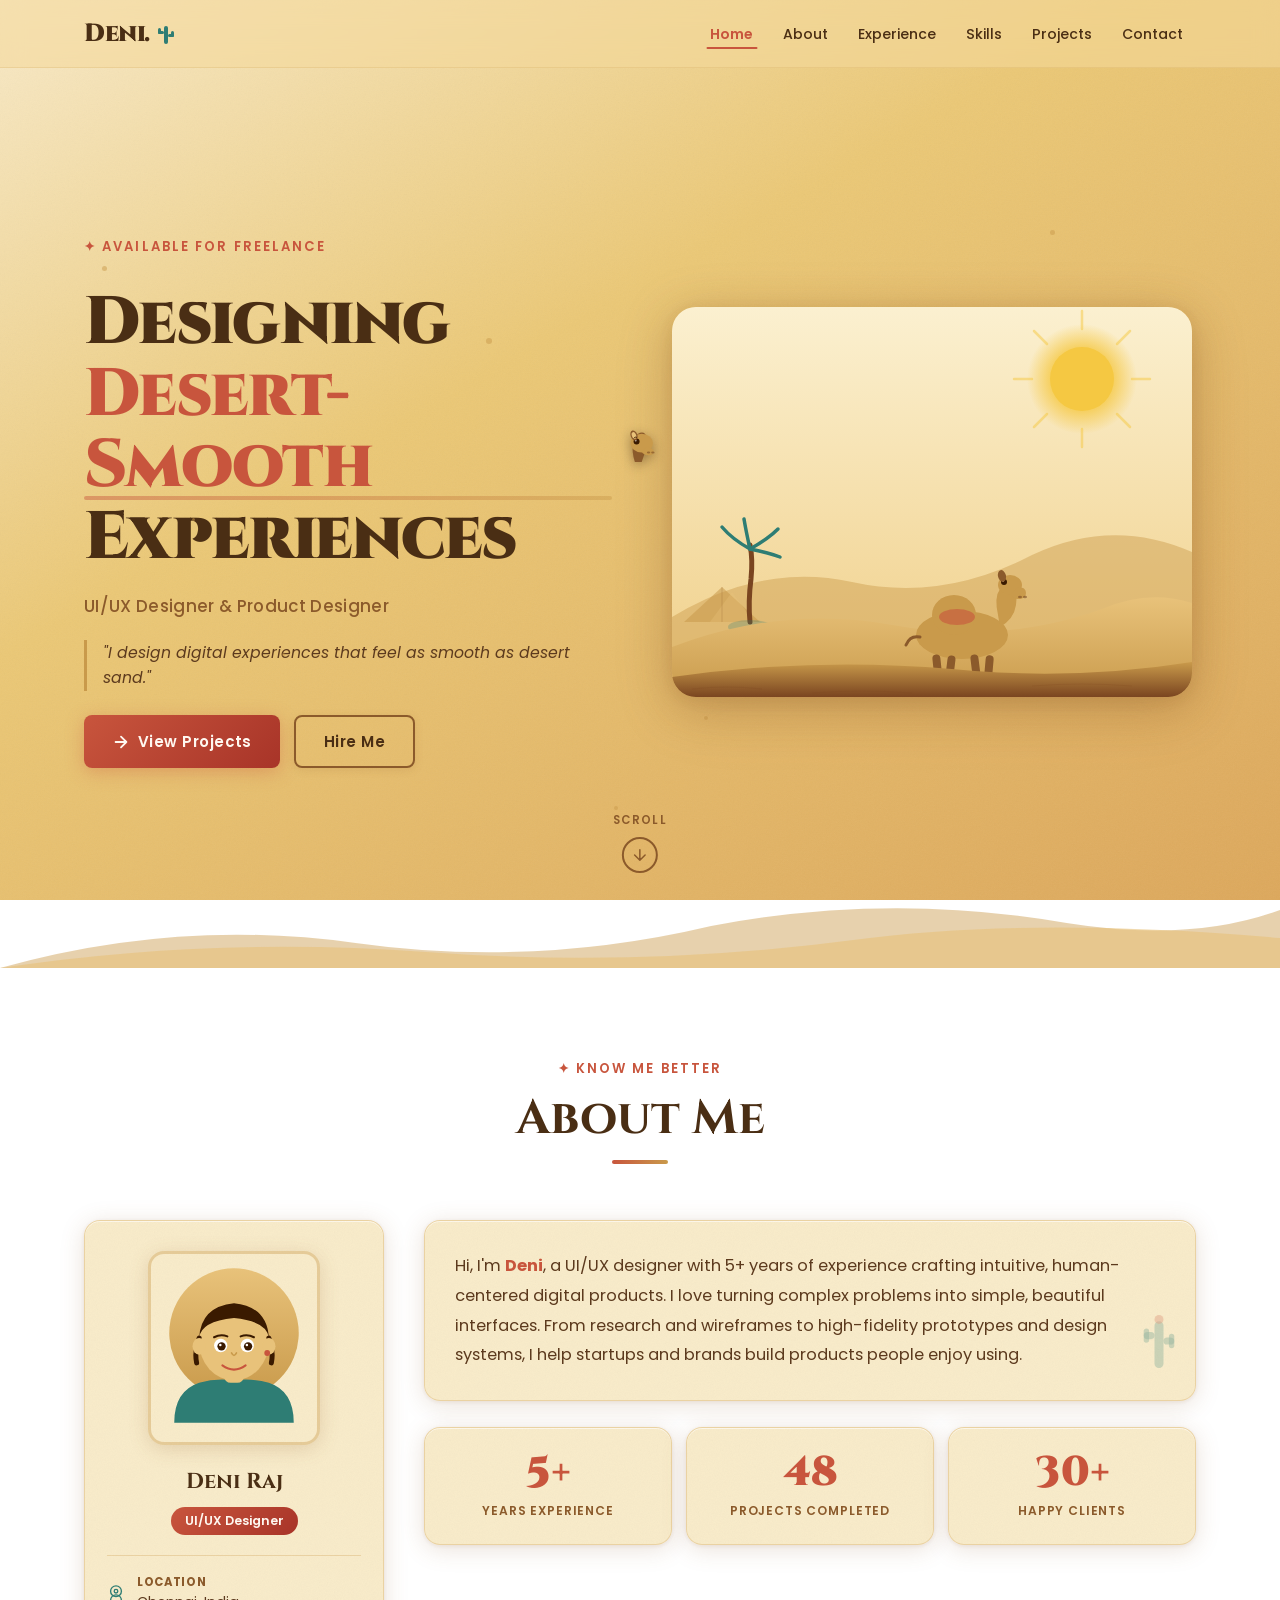
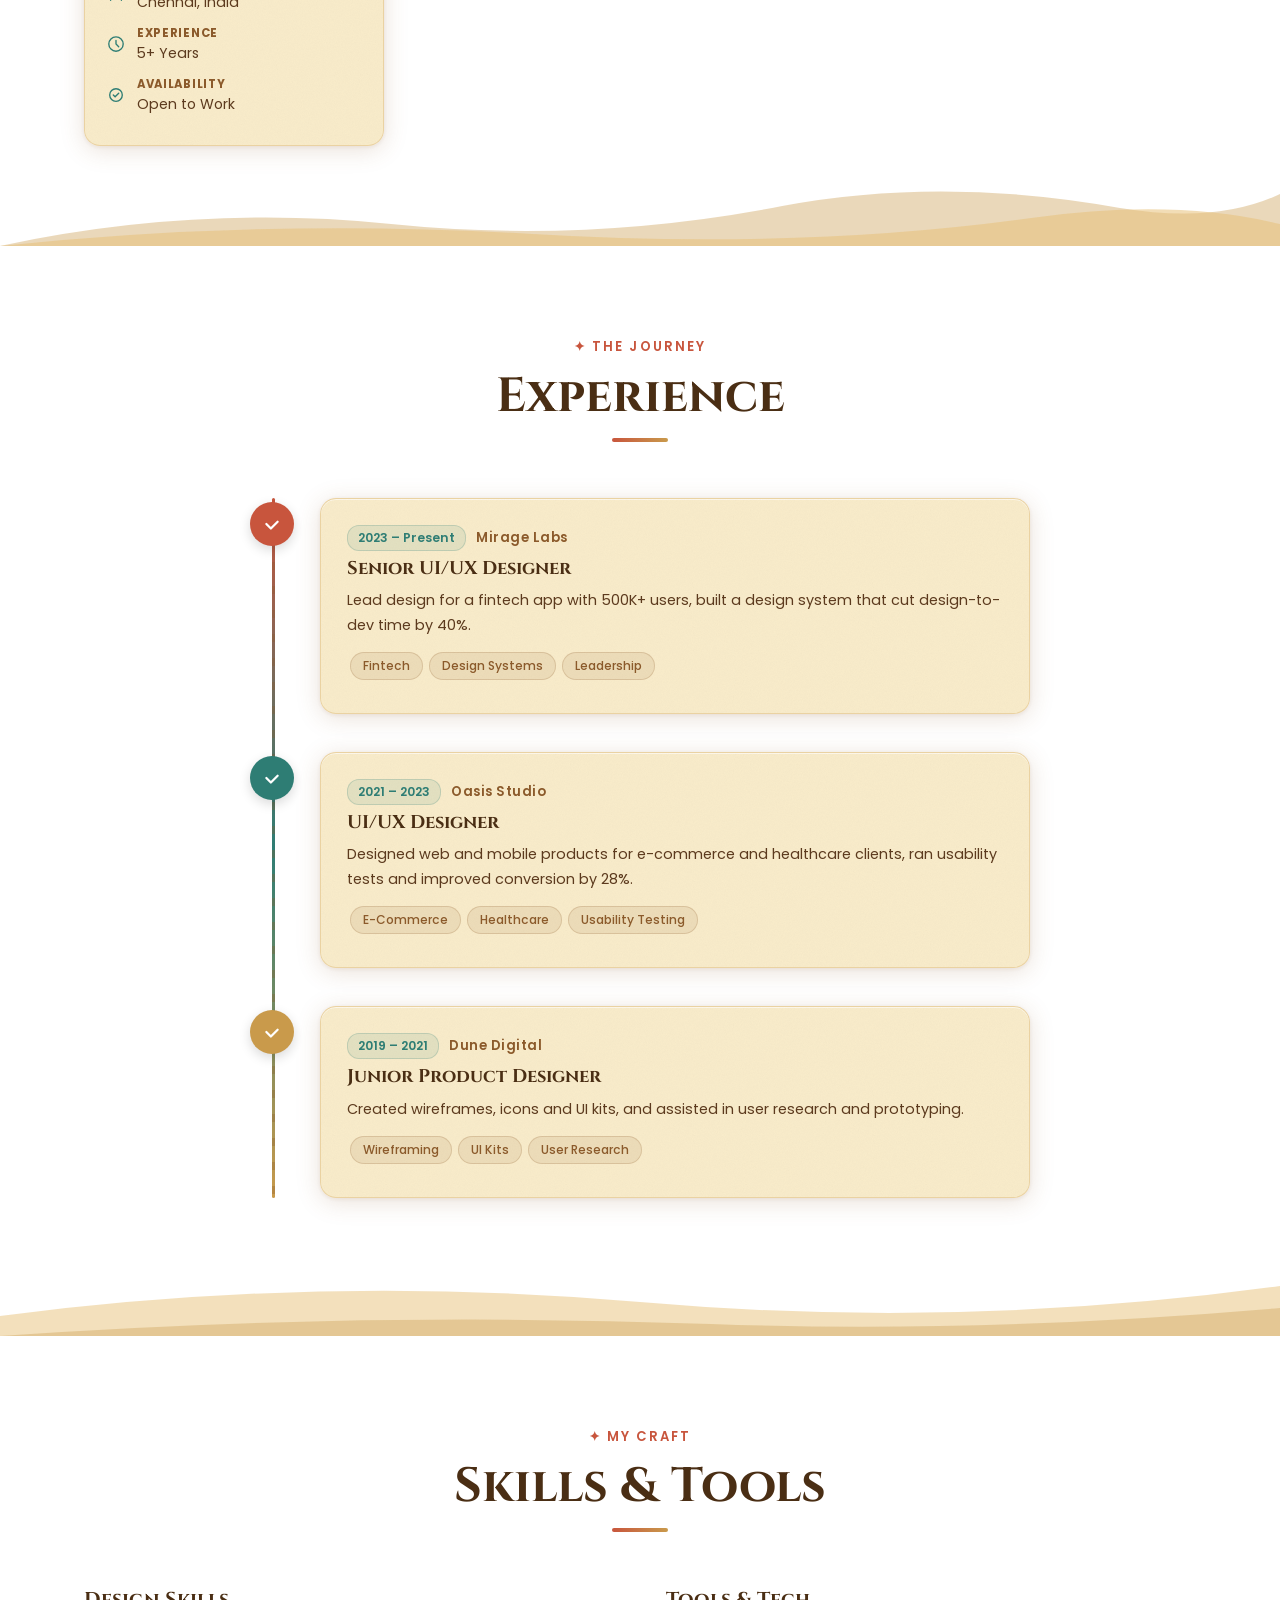
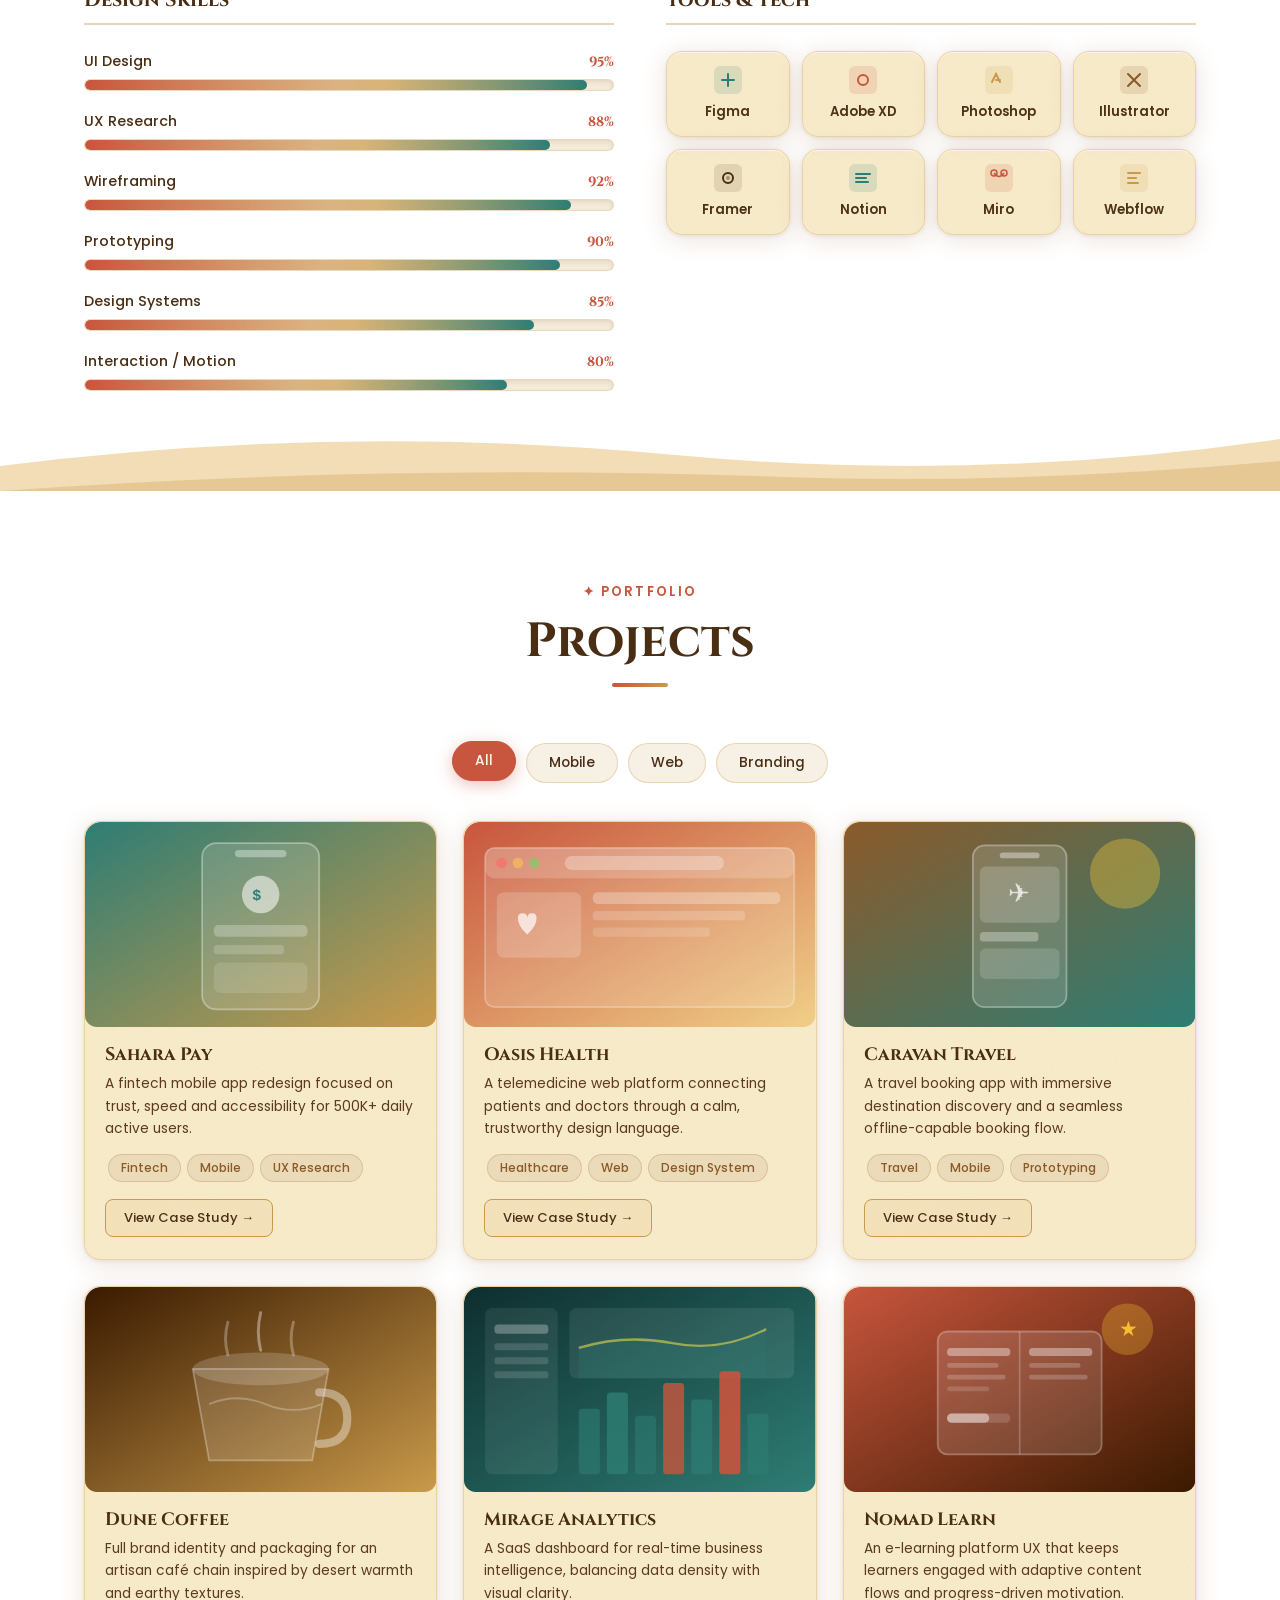
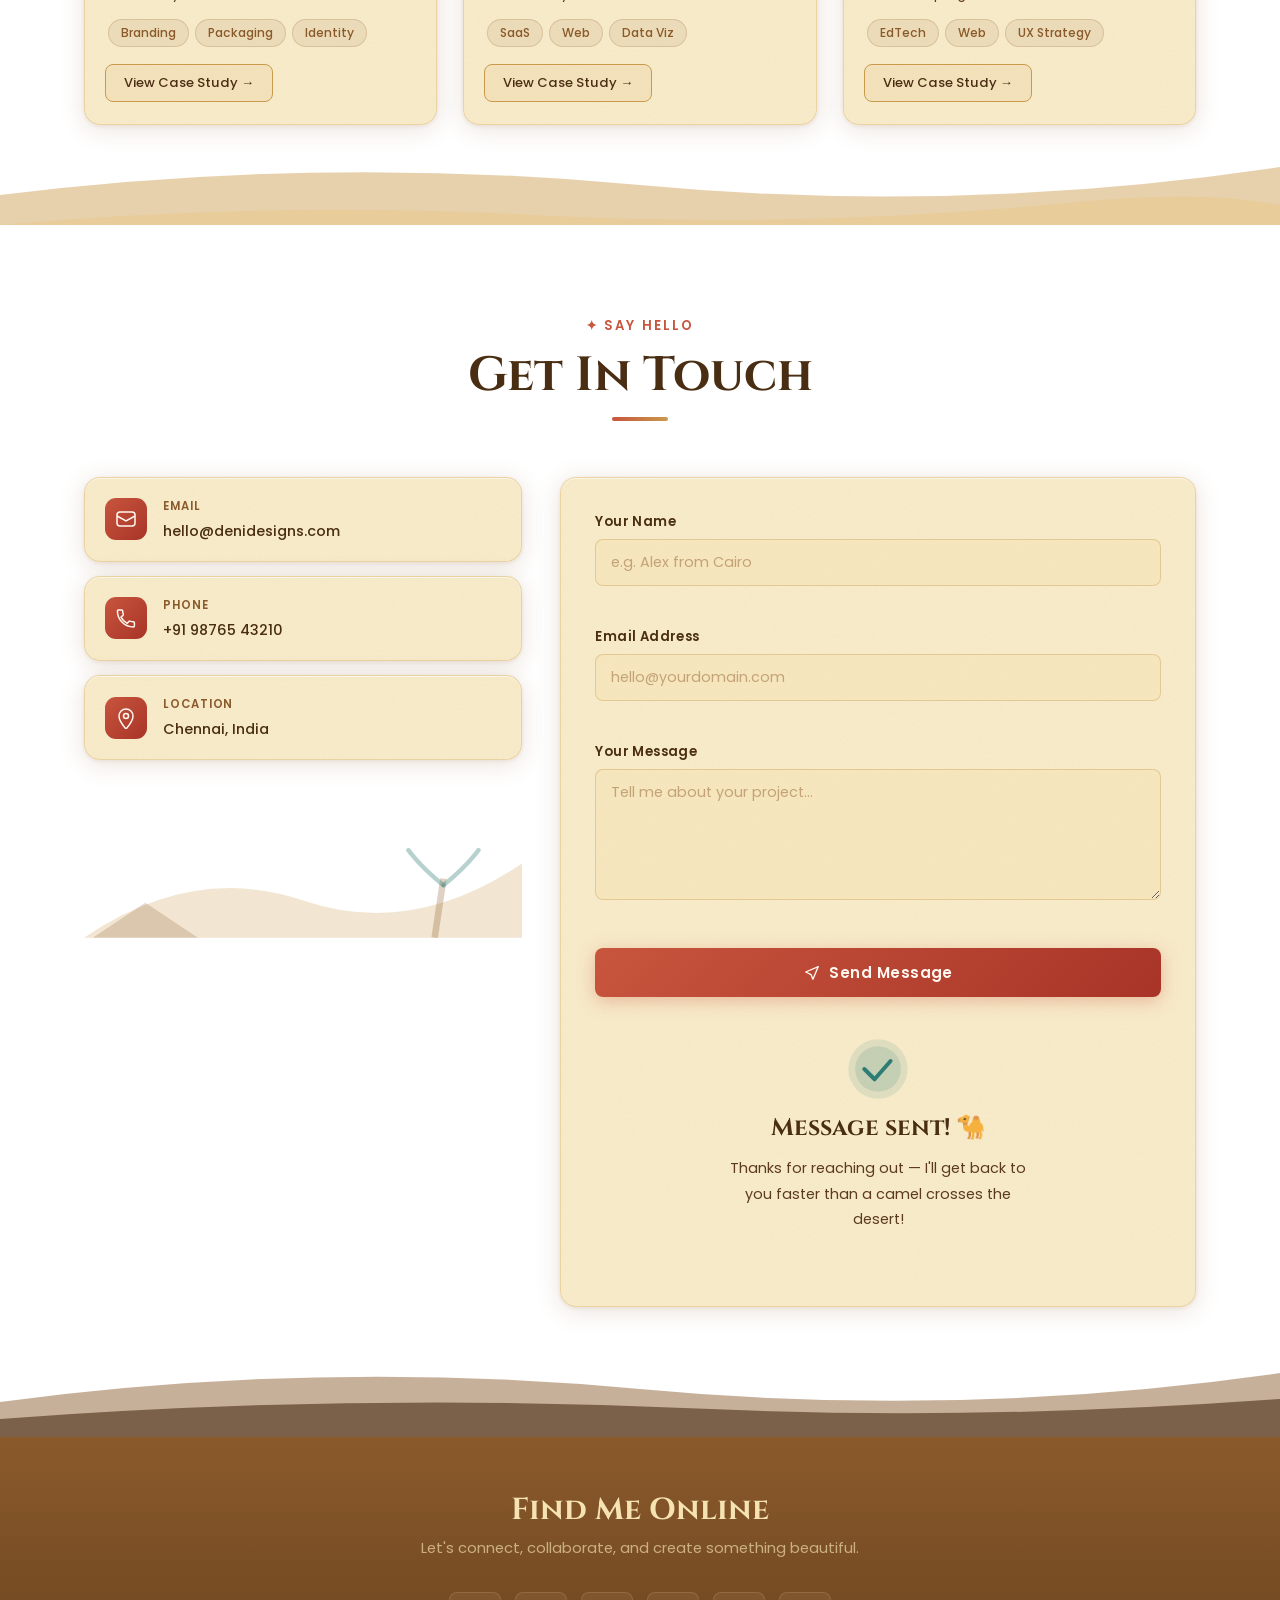
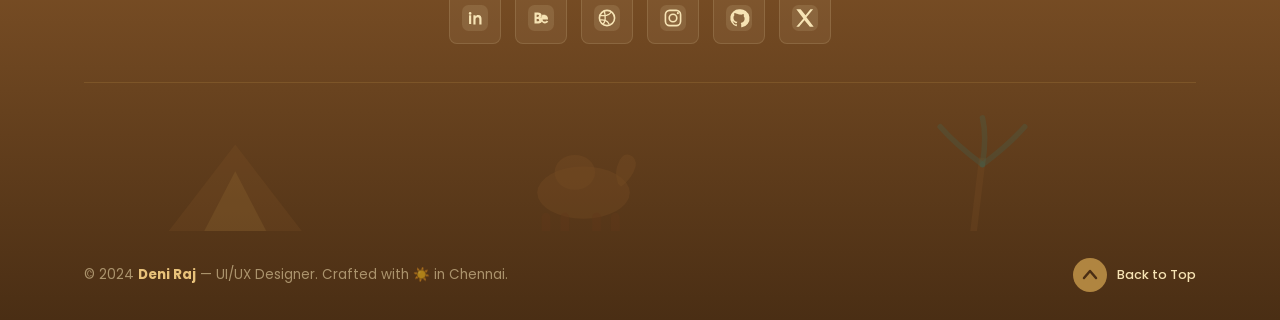
<file: p6/index.html>
<!DOCTYPE html>
<html lang="en">
<head>
  <meta charset="UTF-8"/>
  <meta name="viewport" content="width=device-width, initial-scale=1.0"/>
  <meta name="description" content="Deni Raj – UI/UX Designer & Product Designer from Chennai, India. Crafting intuitive, human-centered digital products."/>
  <title>Deni Raj | UI/UX Designer</title>
  <link rel="preconnect" href="https://fonts.googleapis.com"/>
  <link rel="preconnect" href="https://fonts.gstatic.com" crossorigin/>
  <link href="https://fonts.googleapis.com/css2?family=Cinzel:wght@400;600;700;900&family=Poppins:ital,wght@0,300;0,400;0,500;0,600;0,700;1,400&display=swap" rel="stylesheet"/>
  <link rel="stylesheet" href="style.css"/>
</head>
<body>

<!-- ===== CANVAS OVERLAY (Sand particles) ===== -->
<canvas id="sand-canvas" aria-hidden="true"></canvas>

<!-- ===== CUSTOM CAMEL CURSOR ===== -->
<div id="custom-cursor" aria-hidden="true">
  <svg viewBox="0 0 56 56" fill="none" xmlns="http://www.w3.org/2000/svg">
    <!-- Neck -->
    <path d="M22 42 Q18 30 20 18 Q22 10 28 8 Q34 6 36 14 Q38 20 34 30 Q32 36 30 42Z" fill="#8B5A2B"/>
    <!-- Head -->
    <ellipse cx="30" cy="20" rx="13" ry="11" fill="#C99A4B"/>
    <!-- Snout -->
    <path d="M36 24 Q44 26 44 30 Q44 34 38 34 Q32 34 30 30Z" fill="#C99A4B"/>
    <ellipse cx="38" cy="31" rx="2" ry="1.2" fill="#6B3A1A" opacity="0.5"/>
    <ellipse cx="43" cy="31" rx="2" ry="1.2" fill="#6B3A1A" opacity="0.5"/>
    <!-- Eye -->
    <circle cx="24" cy="18" r="3.5" fill="#3A1A00"/>
    <circle cx="23" cy="17" r="1" fill="#fff" opacity="0.7"/>
    <!-- Ear -->
    <ellipse cx="21" cy="11" rx="4" ry="6" fill="#8B5A2B" transform="rotate(-20 21 11)"/>
    <ellipse cx="21" cy="11" rx="2.5" ry="4" fill="#E8C27A" transform="rotate(-20 21 11)"/>
    <!-- Eyelash -->
    <path d="M21 14 Q22 12 24 13" stroke="#3A1A00" stroke-width="1" fill="none" stroke-linecap="round"/>
  </svg>
</div>

<!-- ===== NAVBAR ===== -->
<header id="navbar" role="banner">
  <nav class="nav-container" aria-label="Main navigation">
    <a href="#home" class="nav-logo" aria-label="Deni Raj – back to top">
      <span class="logo-text">Deni.</span>
      <!-- Tiny cactus -->
      <svg class="logo-cactus" viewBox="0 0 18 26" fill="none" aria-hidden="true">
        <rect x="7" y="5" width="4" height="18" rx="2" fill="#2E7D74"/>
        <rect x="1" y="10" width="6" height="3" rx="1.5" fill="#2E7D74"/>
        <rect x="1" y="7" width="3" height="6" rx="1.5" fill="#2E7D74"/>
        <rect x="11" y="13" width="6" height="3" rx="1.5" fill="#2E7D74"/>
        <rect x="14" y="10" width="3" height="6" rx="1.5" fill="#2E7D74"/>
      </svg>
    </a>
    <ul class="nav-links" role="list">
      <li><a href="#home"       class="nav-link active" data-section="home">Home</a></li>
      <li><a href="#about"      class="nav-link" data-section="about">About</a></li>
      <li><a href="#experience" class="nav-link" data-section="experience">Experience</a></li>
      <li><a href="#skills"     class="nav-link" data-section="skills">Skills</a></li>
      <li><a href="#projects"   class="nav-link" data-section="projects">Projects</a></li>
      <li><a href="#contact"    class="nav-link" data-section="contact">Contact</a></li>
    </ul>
    <button class="hamburger" id="hamburger" aria-label="Toggle navigation menu" aria-expanded="false" aria-controls="mobile-menu">
      <span></span><span></span><span></span>
    </button>
  </nav>
  <div class="mobile-menu" id="mobile-menu" role="dialog" aria-modal="true" aria-label="Mobile navigation">
    <ul role="list">
      <li><a href="#home"       class="mobile-nav-link">Home</a></li>
      <li><a href="#about"      class="mobile-nav-link">About</a></li>
      <li><a href="#experience" class="mobile-nav-link">Experience</a></li>
      <li><a href="#skills"     class="mobile-nav-link">Skills</a></li>
      <li><a href="#projects"   class="mobile-nav-link">Projects</a></li>
      <li><a href="#contact"    class="mobile-nav-link">Contact</a></li>
    </ul>
  </div>
</header>

<main>

<!-- ===== HERO ===== -->
<section id="home" class="hero-section" aria-label="Introduction">
  <!-- Floating dust -->
  <div class="hero-dust" aria-hidden="true">
    <div class="dust-p"></div><div class="dust-p"></div><div class="dust-p"></div>
    <div class="dust-p"></div><div class="dust-p"></div><div class="dust-p"></div>
    <div class="dust-p"></div><div class="dust-p"></div><div class="dust-p"></div>
  </div>

  <div class="hero-content">
    <div class="hero-text">
      <p class="eyebrow">✦ Available for Freelance</p>
      <h1 class="hero-title">
        Designing<br/>
        <span class="hero-accent">Desert-Smooth</span><br/>
        Experiences
      </h1>
      <p class="hero-role">UI/UX Designer &amp; Product Designer</p>
      <p class="hero-tagline">"I design digital experiences that feel as smooth as desert sand."</p>
      <div class="hero-cta">
        <a href="#projects" class="btn btn-primary">
          <svg width="18" height="18" viewBox="0 0 20 20" fill="none" aria-hidden="true"><path d="M4 10h12M10 4l6 6-6 6" stroke="currentColor" stroke-width="2" stroke-linecap="round" stroke-linejoin="round"/></svg>
          View Projects
        </a>
        <a href="#contact" class="btn btn-secondary">Hire Me</a>
      </div>
    </div>

    <!-- Desert SVG scene -->
    <div class="hero-illustration" aria-label="Desert scene illustration">
      <svg class="desert-scene" viewBox="0 0 520 390" fill="none" xmlns="http://www.w3.org/2000/svg" role="img" aria-label="Illustrated desert with sun, dunes, palm tree, pyramids and a walking camel">
        <defs>
          <linearGradient id="sky" x1="0" y1="0" x2="0" y2="1"><stop offset="0%" stop-color="#FBF0D0"/><stop offset="100%" stop-color="#F0CF88"/></linearGradient>
          <linearGradient id="dg1" x1="0" y1="0" x2="0" y2="1"><stop offset="0%" stop-color="#C99A4B"/><stop offset="100%" stop-color="#7A4520"/></linearGradient>
          <linearGradient id="dg2" x1="0" y1="0" x2="0" y2="1"><stop offset="0%" stop-color="#E8C27A"/><stop offset="100%" stop-color="#C99A4B"/></linearGradient>
          <radialGradient id="sunGlow" cx="50%" cy="50%" r="50%"><stop offset="0%" stop-color="#FFF8C0"/><stop offset="55%" stop-color="#F5C842"/><stop offset="100%" stop-color="#F5C842" stop-opacity="0"/></radialGradient>
        </defs>
        <!-- Sky -->
        <rect width="520" height="390" fill="url(#sky)" rx="20"/>
        <!-- Sun glow -->
        <circle cx="410" cy="72" r="55" fill="url(#sunGlow)" opacity="0.8"/>
        <circle cx="410" cy="72" r="32" fill="#F5C842"/>
        <!-- Sun rays -->
        <g stroke="#F5C842" stroke-width="2.5" stroke-linecap="round" opacity="0.5">
          <line x1="410" y1="22" x2="410" y2="4"/><line x1="410" y1="122" x2="410" y2="140"/>
          <line x1="360" y1="72" x2="342" y2="72"/><line x1="460" y1="72" x2="478" y2="72"/>
          <line x1="375" y1="37" x2="362" y2="24"/><line x1="445" y1="107" x2="458" y2="120"/>
          <line x1="445" y1="37" x2="458" y2="24"/><line x1="375" y1="107" x2="362" y2="120"/>
        </g>
        <!-- Background dunes -->
        <path d="M0 310 Q90 255 180 275 Q270 295 360 248 Q440 210 520 245 L520 390 L0 390Z" fill="#C99A4B" opacity="0.45"/>
        <!-- Pyramids -->
        <polygon points="50,280 88,315 12,315" fill="#C99A4B" opacity="0.55"/>
        <polygon points="60,285 82,315 38,315" fill="#E8C27A" opacity="0.3"/>
        <line x1="50" y1="280" x2="50" y2="315" stroke="#8B5A2B" stroke-width="0.7" opacity="0.35"/>
        <!-- Palm -->
        <path d="M78 315 Q76 295 79 272 Q81 252 78 238" stroke="#7A4520" stroke-width="5" stroke-linecap="round" fill="none"/>
        <path d="M78 242 Q60 232 50 220" stroke="#2E7D74" stroke-width="3.5" fill="none" stroke-linecap="round"/>
        <path d="M78 242 Q74 224 72 212" stroke="#2E7D74" stroke-width="3.5" fill="none" stroke-linecap="round"/>
        <path d="M78 242 Q96 232 106 222" stroke="#2E7D74" stroke-width="3.5" fill="none" stroke-linecap="round"/>
        <path d="M78 242 Q98 246 108 250" stroke="#2E7D74" stroke-width="3.5" fill="none" stroke-linecap="round"/>
        <ellipse cx="78" cy="320" rx="22" ry="7" fill="#2E7D74" opacity="0.25"/>
        <!-- Mid dune -->
        <path d="M0 340 Q110 298 220 318 Q330 338 430 302 Q476 282 520 296 L520 390 L0 390Z" fill="url(#dg2)"/>
        <!-- Walking Camel -->
        <g id="hero-camel">
          <!-- body -->
          <ellipse cx="290" cy="328" rx="46" ry="24" fill="#C99A4B"/>
          <!-- hump -->
          <ellipse cx="282" cy="308" rx="22" ry="20" fill="#C99A4B"/>
          <path d="M260 312 Q282 298 304 312" fill="#C99A4B"/>
          <!-- neck -->
          <path d="M328 320 Q342 312 344 298 Q346 285 340 280 Q334 275 328 282 Q322 290 326 308Z" fill="#C99A4B"/>
          <!-- head -->
          <ellipse cx="338" cy="278" rx="12" ry="10" fill="#C99A4B"/>
          <!-- snout -->
          <path d="M346 280 Q354 280 354 286 Q354 292 346 292 Q340 292 338 287Z" fill="#C99A4B"/>
          <ellipse cx="348" cy="290" rx="2" ry="1.2" fill="#6B3A1A" opacity="0.5"/>
          <ellipse cx="353" cy="290" rx="2" ry="1.2" fill="#6B3A1A" opacity="0.5"/>
          <!-- eye -->
          <circle cx="332" cy="275" r="3" fill="#3A1A00"/>
          <circle cx="331" cy="274" r="1" fill="#fff" opacity="0.7"/>
          <!-- ear -->
          <ellipse cx="330" cy="269" rx="4" ry="6" fill="#8B5A2B" transform="rotate(-15 330 269)"/>
          <!-- tail -->
          <path d="M248 330 Q238 328 234 338" stroke="#8B5A2B" stroke-width="3" fill="none" stroke-linecap="round"/>
          <!-- legs (walking pose) -->
          <rect x="260" y="348" width="8" height="26" rx="4" fill="#8B5A2B" transform="rotate(-6 260 348)"/>
          <rect x="276" y="348" width="8" height="26" rx="4" fill="#8B5A2B" transform="rotate(7 276 348)"/>
          <rect x="298" y="348" width="8" height="26" rx="4" fill="#8B5A2B" transform="rotate(-7 298 348)"/>
          <rect x="314" y="348" width="8" height="26" rx="4" fill="#8B5A2B" transform="rotate(5 314 348)"/>
          <!-- feet -->
          <ellipse cx="263" cy="372" rx="7" ry="3" fill="#6B3A1A"/>
          <ellipse cx="279" cy="372" rx="7" ry="3" fill="#6B3A1A"/>
          <ellipse cx="299" cy="372" rx="7" ry="3" fill="#6B3A1A"/>
          <ellipse cx="316" cy="372" rx="7" ry="3" fill="#6B3A1A"/>
          <!-- saddle -->
          <ellipse cx="285" cy="310" rx="18" ry="8" fill="#C8553D" opacity="0.6"/>
        </g>
        <!-- Foreground dune -->
        <path d="M0 370 Q140 350 280 362 Q400 374 520 355 L520 390 L0 390Z" fill="url(#dg1)"/>
        <!-- Ripple marks -->
        <g stroke="#7A4520" stroke-width="1" opacity="0.18">
          <path d="M20 382 Q55 378 90 382"/><path d="M140 386 Q190 382 240 386"/>
          <path d="M360 379 Q410 375 460 379"/>
        </g>
      </svg>
    </div>
  </div>

  <!-- Scroll indicator -->
  <a href="#about" class="scroll-indicator" aria-label="Scroll down to About section">
    <span class="scroll-text">Scroll</span>
    <div class="scroll-ring">
      <svg viewBox="0 0 24 24" fill="none" aria-hidden="true"><path d="M12 5v14M5 12l7 7 7-7" stroke="currentColor" stroke-width="2" stroke-linecap="round" stroke-linejoin="round"/></svg>
    </div>
  </a>

  <!-- Dune wave divider -->
  <div class="dune-divider" aria-hidden="true">
    <svg viewBox="0 0 1440 80" preserveAspectRatio="none">
      <path d="M0 80 Q200 30 400 55 Q600 80 800 38 Q1000 4 1200 35 Q1340 55 1440 22 L1440 80Z" fill="#C99A4B" opacity="0.45"/>
      <path d="M0 80 Q240 48 480 64 Q720 80 960 52 Q1160 28 1440 50 L1440 80Z" fill="#E8C27A" opacity="0.6"/>
    </svg>
  </div>
</section>

<!-- ===== ABOUT ===== -->
<section id="about" class="about-section reveal-section" aria-label="About Deni Raj">
  <div class="container">
    <div class="section-header">
      <p class="eyebrow">✦ Know Me Better</p>
      <h2 class="section-title">About Me</h2>
      <div class="title-bar" aria-hidden="true"></div>
    </div>
    <div class="about-grid">
      <!-- Profile card -->
      <div class="profile-card sand-card">
        <div class="profile-avatar" aria-label="Illustrated portrait of Deni Raj">
          <svg viewBox="0 0 200 220" fill="none" xmlns="http://www.w3.org/2000/svg" aria-hidden="true">
            <defs>
              <linearGradient id="avbg" x1="0" y1="0" x2="0" y2="1"><stop offset="0%" stop-color="#E8C27A"/><stop offset="100%" stop-color="#C99A4B"/></linearGradient>
            </defs>
            <circle cx="100" cy="92" r="78" fill="url(#avbg)"/>
            <!-- clothes -->
            <path d="M28 200 Q28 162 58 152 Q78 146 100 149 Q122 146 142 152 Q172 162 172 200Z" fill="#2E7D74"/>
            <!-- neck -->
            <rect x="88" y="128" width="24" height="24" rx="8" fill="#E8C27A"/>
            <!-- head -->
            <ellipse cx="100" cy="103" rx="42" ry="46" fill="#E8C27A"/>
            <!-- hair -->
            <path d="M58 98 Q60 60 100 56 Q140 60 142 98 Q140 78 100 74 Q60 78 58 98Z" fill="#3A1A00"/>
            <path d="M58 98 Q52 114 55 128" stroke="#3A1A00" stroke-width="6" fill="none" stroke-linecap="round"/>
            <path d="M142 98 Q148 114 145 128" stroke="#3A1A00" stroke-width="6" fill="none" stroke-linecap="round"/>
            <!-- eyes -->
            <ellipse cx="84" cy="107" rx="8" ry="8" fill="white"/>
            <ellipse cx="116" cy="107" rx="8" ry="8" fill="white"/>
            <circle cx="85" cy="108" r="5" fill="#3A1A00"/>
            <circle cx="117" cy="108" r="5" fill="#3A1A00"/>
            <circle cx="83.5" cy="106.5" r="1.5" fill="white"/>
            <circle cx="115.5" cy="106.5" r="1.5" fill="white"/>
            <!-- brows -->
            <path d="M76 97 Q84 93 92 96" stroke="#3A1A00" stroke-width="2.5" stroke-linecap="round" fill="none"/>
            <path d="M108 96 Q116 93 124 97" stroke="#3A1A00" stroke-width="2.5" stroke-linecap="round" fill="none"/>
            <!-- nose -->
            <path d="M97 116 Q100 122 103 116" stroke="#C99A4B" stroke-width="2" stroke-linecap="round" fill="none"/>
            <!-- smile -->
            <path d="M86 131 Q100 141 114 131" stroke="#C8553D" stroke-width="2.5" stroke-linecap="round" fill="none"/>
            <!-- ears -->
            <ellipse cx="58" cy="108" rx="8" ry="10" fill="#E8C27A"/>
            <ellipse cx="142" cy="108" rx="8" ry="10" fill="#E8C27A"/>
            <circle cx="140" cy="116" r="3.5" fill="#C8553D"/>
            <!-- design sparkles -->
            <text x="15" y="52" font-size="18" opacity="0.4">✏️</text>
            <text x="166" y="48" font-size="15" opacity="0.4">🎨</text>
          </svg>
        </div>
        <p class="profile-name">Deni Raj</p>
        <span class="profile-badge">UI/UX Designer</span>
        <ul class="quick-facts" aria-label="Quick facts about Deni">
          <li class="qf-item">
            <svg viewBox="0 0 20 20" fill="none" aria-hidden="true" width="18" height="18"><path d="M10 2a6 6 0 100 12A6 6 0 0010 2zm0 8a2 2 0 110-4 2 2 0 010 4z" stroke="currentColor" stroke-width="1.5"/><path d="M4 18c0-3.3 2.7-6 6-6s6 2.7 6 6" stroke="currentColor" stroke-width="1.5" stroke-linecap="round"/></svg>
            <span><strong>Location</strong>Chennai, India</span>
          </li>
          <li class="qf-item">
            <svg viewBox="0 0 20 20" fill="none" aria-hidden="true" width="18" height="18"><circle cx="10" cy="10" r="8" stroke="currentColor" stroke-width="1.5"/><path d="M10 6v4l3 3" stroke="currentColor" stroke-width="1.5" stroke-linecap="round"/></svg>
            <span><strong>Experience</strong>5+ Years</span>
          </li>
          <li class="qf-item">
            <svg viewBox="0 0 20 20" fill="none" aria-hidden="true" width="18" height="18"><circle cx="10" cy="10" r="7" stroke="currentColor" stroke-width="1.5"/><path d="M7 10l2 2 4-4" stroke="currentColor" stroke-width="1.5" stroke-linecap="round"/></svg>
            <span><strong>Availability</strong>Open to Work</span>
          </li>
        </ul>
      </div>

      <!-- Bio + stats -->
      <div class="about-right">
        <div class="bio-card sand-card">
          <p class="bio-text">Hi, I'm <strong>Deni</strong>, a UI/UX designer with 5+ years of experience crafting intuitive, human-centered digital products. I love turning complex problems into simple, beautiful interfaces. From research and wireframes to high-fidelity prototypes and design systems, I help startups and brands build products people enjoy using.</p>
          <!-- Decorative cactus -->
          <div class="bio-deco" aria-hidden="true">
            <svg viewBox="0 0 40 68" fill="none" width="36">
              <rect x="15" y="8" width="10" height="52" rx="5" fill="#2E7D74" opacity="0.5"/>
              <rect x="3" y="20" width="12" height="8" rx="4" fill="#2E7D74" opacity="0.5"/>
              <rect x="3" y="16" width="6" height="16" rx="3" fill="#2E7D74" opacity="0.5"/>
              <rect x="25" y="26" width="12" height="8" rx="4" fill="#2E7D74" opacity="0.5"/>
              <rect x="31" y="22" width="6" height="16" rx="3" fill="#2E7D74" opacity="0.5"/>
              <circle cx="20" cy="6" r="5" fill="#C8553D" opacity="0.5"/>
            </svg>
          </div>
        </div>
        <div class="stats-row" role="list" aria-label="Career statistics">
          <div class="stat-card sand-card" role="listitem">
            <div class="stat-num" data-target="5" data-suffix="+">0</div>
            <div class="stat-lbl">Years Experience</div>
          </div>
          <div class="stat-card sand-card" role="listitem">
            <div class="stat-num" data-target="48" data-suffix="">0</div>
            <div class="stat-lbl">Projects Completed</div>
          </div>
          <div class="stat-card sand-card" role="listitem">
            <div class="stat-num" data-target="30" data-suffix="+">0</div>
            <div class="stat-lbl">Happy Clients</div>
          </div>
        </div>
      </div>
    </div>
  </div>
  <div class="dune-divider" aria-hidden="true">
    <svg viewBox="0 0 1440 80" preserveAspectRatio="none">
      <path d="M0 80 Q220 38 440 58 Q660 78 880 40 Q1060 10 1260 42 Q1370 58 1440 28 L1440 80Z" fill="#C99A4B" opacity="0.38"/>
      <path d="M0 80 Q300 52 600 68 Q900 84 1160 52 Q1320 32 1440 58 L1440 80Z" fill="#E8C27A" opacity="0.55"/>
    </svg>
  </div>
</section>

<!-- ===== EXPERIENCE ===== -->
<section id="experience" class="experience-section reveal-section" aria-label="Work experience timeline">
  <div class="container">
    <div class="section-header">
      <p class="eyebrow">✦ The Journey</p>
      <h2 class="section-title">Experience</h2>
      <div class="title-bar" aria-hidden="true"></div>
    </div>
    <div class="timeline" role="list" aria-label="Career timeline">
      <div class="timeline-track" aria-hidden="true"></div>

      <article class="timeline-item reveal-section" role="listitem">
        <div class="tl-dot" aria-hidden="true" style="background:#C8553D">
          <svg viewBox="0 0 16 16" fill="none"><path d="M3 8l4 4 6-6" stroke="#fff" stroke-width="2" stroke-linecap="round" stroke-linejoin="round"/></svg>
        </div>
        <div class="tl-card sand-card">
          <div class="tl-meta">
            <span class="tl-period">2023 – Present</span>
            <span class="tl-company">Mirage Labs</span>
          </div>
          <h3 class="tl-role">Senior UI/UX Designer</h3>
          <p class="tl-desc">Lead design for a fintech app with 500K+ users, built a design system that cut design-to-dev time by 40%.</p>
          <div class="tags-row"><span class="tag">Fintech</span><span class="tag">Design Systems</span><span class="tag">Leadership</span></div>
        </div>
      </article>

      <article class="timeline-item reveal-section" role="listitem">
        <div class="tl-dot" aria-hidden="true" style="background:#2E7D74">
          <svg viewBox="0 0 16 16" fill="none"><path d="M3 8l4 4 6-6" stroke="#fff" stroke-width="2" stroke-linecap="round" stroke-linejoin="round"/></svg>
        </div>
        <div class="tl-card sand-card">
          <div class="tl-meta">
            <span class="tl-period">2021 – 2023</span>
            <span class="tl-company">Oasis Studio</span>
          </div>
          <h3 class="tl-role">UI/UX Designer</h3>
          <p class="tl-desc">Designed web and mobile products for e-commerce and healthcare clients, ran usability tests and improved conversion by 28%.</p>
          <div class="tags-row"><span class="tag">E-Commerce</span><span class="tag">Healthcare</span><span class="tag">Usability Testing</span></div>
        </div>
      </article>

      <article class="timeline-item reveal-section" role="listitem">
        <div class="tl-dot" aria-hidden="true" style="background:#C99A4B">
          <svg viewBox="0 0 16 16" fill="none"><path d="M3 8l4 4 6-6" stroke="#fff" stroke-width="2" stroke-linecap="round" stroke-linejoin="round"/></svg>
        </div>
        <div class="tl-card sand-card">
          <div class="tl-meta">
            <span class="tl-period">2019 – 2021</span>
            <span class="tl-company">Dune Digital</span>
          </div>
          <h3 class="tl-role">Junior Product Designer</h3>
          <p class="tl-desc">Created wireframes, icons and UI kits, and assisted in user research and prototyping.</p>
          <div class="tags-row"><span class="tag">Wireframing</span><span class="tag">UI Kits</span><span class="tag">User Research</span></div>
        </div>
      </article>
    </div>
  </div>
  <div class="dune-divider" aria-hidden="true">
    <svg viewBox="0 0 1440 80" preserveAspectRatio="none">
      <path d="M0 60 Q360 18 720 46 Q1080 74 1440 30 L1440 80 L0 80Z" fill="#E8C27A" opacity="0.5"/>
      <path d="M0 80 Q400 55 800 68 Q1100 78 1440 52 L1440 80Z" fill="#C99A4B" opacity="0.35"/>
    </svg>
  </div>
</section>

<!-- ===== SKILLS ===== -->
<section id="skills" class="skills-section reveal-section" aria-label="Skills and tools">
  <div class="container">
    <div class="section-header">
      <p class="eyebrow">✦ My Craft</p>
      <h2 class="section-title">Skills &amp; Tools</h2>
      <div class="title-bar" aria-hidden="true"></div>
    </div>
    <div class="skills-grid">
      <!-- Design skills (progress bars) -->
      <div class="skill-group">
        <h3 class="skill-group-title">Design Skills</h3>
        <div class="skill-bars" role="list">
          <div class="skill-item" role="listitem">
            <div class="skill-label-row"><span>UI Design</span><span class="skill-pct">95%</span></div>
            <div class="skill-track" aria-label="UI Design proficiency: 95%"><div class="skill-fill" data-width="95"></div></div>
          </div>
          <div class="skill-item" role="listitem">
            <div class="skill-label-row"><span>UX Research</span><span class="skill-pct">88%</span></div>
            <div class="skill-track" aria-label="UX Research proficiency: 88%"><div class="skill-fill" data-width="88"></div></div>
          </div>
          <div class="skill-item" role="listitem">
            <div class="skill-label-row"><span>Wireframing</span><span class="skill-pct">92%</span></div>
            <div class="skill-track" aria-label="Wireframing proficiency: 92%"><div class="skill-fill" data-width="92"></div></div>
          </div>
          <div class="skill-item" role="listitem">
            <div class="skill-label-row"><span>Prototyping</span><span class="skill-pct">90%</span></div>
            <div class="skill-track" aria-label="Prototyping proficiency: 90%"><div class="skill-fill" data-width="90"></div></div>
          </div>
          <div class="skill-item" role="listitem">
            <div class="skill-label-row"><span>Design Systems</span><span class="skill-pct">85%</span></div>
            <div class="skill-track" aria-label="Design Systems proficiency: 85%"><div class="skill-fill" data-width="85"></div></div>
          </div>
          <div class="skill-item" role="listitem">
            <div class="skill-label-row"><span>Interaction / Motion</span><span class="skill-pct">80%</span></div>
            <div class="skill-track" aria-label="Interaction/Motion proficiency: 80%"><div class="skill-fill" data-width="80"></div></div>
          </div>
        </div>
      </div>
      <!-- Tools (badges) -->
      <div class="skill-group">
        <h3 class="skill-group-title">Tools &amp; Tech</h3>
        <div class="tools-grid" role="list" aria-label="Design tools">
          <div class="tool-badge sand-card" role="listitem">
            <svg class="tool-icon" viewBox="0 0 28 28" fill="none" aria-hidden="true"><rect width="28" height="28" rx="6" fill="#2E7D74" opacity="0.15"/><path d="M14 8v12M8 14h12" stroke="#2E7D74" stroke-width="2" stroke-linecap="round"/></svg>
            Figma
          </div>
          <div class="tool-badge sand-card" role="listitem">
            <svg class="tool-icon" viewBox="0 0 28 28" fill="none" aria-hidden="true"><rect width="28" height="28" rx="6" fill="#C8553D" opacity="0.15"/><circle cx="14" cy="14" r="5" stroke="#C8553D" stroke-width="2"/></svg>
            Adobe XD
          </div>
          <div class="tool-badge sand-card" role="listitem">
            <svg class="tool-icon" viewBox="0 0 28 28" fill="none" aria-hidden="true"><rect width="28" height="28" rx="6" fill="#C99A4B" opacity="0.15"/><path d="M7 16l4-8 4 8M11 14h4" stroke="#C99A4B" stroke-width="2" stroke-linecap="round"/></svg>
            Photoshop
          </div>
          <div class="tool-badge sand-card" role="listitem">
            <svg class="tool-icon" viewBox="0 0 28 28" fill="none" aria-hidden="true"><rect width="28" height="28" rx="6" fill="#8B5A2B" opacity="0.15"/><path d="M8 8l12 12M20 8L8 20" stroke="#8B5A2B" stroke-width="2" stroke-linecap="round"/></svg>
            Illustrator
          </div>
          <div class="tool-badge sand-card" role="listitem">
            <svg class="tool-icon" viewBox="0 0 28 28" fill="none" aria-hidden="true"><rect width="28" height="28" rx="6" fill="#4A2E14" opacity="0.12"/><circle cx="14" cy="14" r="5" stroke="#4A2E14" stroke-width="2"/><circle cx="14" cy="14" r="2" fill="#4A2E14" opacity="0.4"/></svg>
            Framer
          </div>
          <div class="tool-badge sand-card" role="listitem">
            <svg class="tool-icon" viewBox="0 0 28 28" fill="none" aria-hidden="true"><rect width="28" height="28" rx="6" fill="#2E7D74" opacity="0.15"/><path d="M7 10h14M7 14h10M7 18h12" stroke="#2E7D74" stroke-width="2" stroke-linecap="round"/></svg>
            Notion
          </div>
          <div class="tool-badge sand-card" role="listitem">
            <svg class="tool-icon" viewBox="0 0 28 28" fill="none" aria-hidden="true"><rect width="28" height="28" rx="6" fill="#C8553D" opacity="0.15"/><circle cx="9" cy="9" r="3" stroke="#C8553D" stroke-width="1.5"/><circle cx="19" cy="9" r="3" stroke="#C8553D" stroke-width="1.5"/><path d="M9 9 Q14 16 19 9" stroke="#C8553D" stroke-width="1.5" fill="none"/></svg>
            Miro
          </div>
          <div class="tool-badge sand-card" role="listitem">
            <svg class="tool-icon" viewBox="0 0 28 28" fill="none" aria-hidden="true"><rect width="28" height="28" rx="6" fill="#C99A4B" opacity="0.15"/><path d="M8 9h12M8 14h8M8 19h10" stroke="#C99A4B" stroke-width="2" stroke-linecap="round"/></svg>
            Webflow
          </div>
        </div>
      </div>
    </div>
  </div>
  <div class="dune-divider" aria-hidden="true">
    <svg viewBox="0 0 1440 80" preserveAspectRatio="none">
      <path d="M0 55 Q380 12 760 44 Q1100 72 1440 28 L1440 80 L0 80Z" fill="#E8C27A" opacity="0.55"/>
      <path d="M0 80 Q440 52 880 66 Q1140 74 1440 50 L1440 80Z" fill="#C99A4B" opacity="0.3"/>
    </svg>
  </div>
</section>

<!-- ===== PROJECTS ===== -->
<section id="projects" class="projects-section reveal-section" aria-label="Portfolio projects">
  <div class="container">
    <div class="section-header">
      <p class="eyebrow">✦ Portfolio</p>
      <h2 class="section-title">Projects</h2>
      <div class="title-bar" aria-hidden="true"></div>
    </div>
    <!-- Filter tabs -->
    <div class="filter-bar" role="tablist" aria-label="Filter projects by category">
      <button class="filter-btn active" data-filter="all"      role="tab" aria-selected="true">All</button>
      <button class="filter-btn"        data-filter="mobile"   role="tab" aria-selected="false">Mobile</button>
      <button class="filter-btn"        data-filter="web"      role="tab" aria-selected="false">Web</button>
      <button class="filter-btn"        data-filter="branding" role="tab" aria-selected="false">Branding</button>
    </div>

    <div class="projects-grid" role="list">

      <!-- 1 Sahara Pay -->
      <article class="project-card sand-card" data-category="mobile" role="listitem" aria-label="Sahara Pay project">
        <div class="proj-thumb">
          <svg viewBox="0 0 300 175" fill="none"><defs><linearGradient id="p1" x1="0" y1="0" x2="1" y2="1"><stop offset="0%" stop-color="#2E7D74"/><stop offset="100%" stop-color="#C99A4B"/></linearGradient></defs>
          <rect width="300" height="175" fill="url(#p1)" rx="10"/>
          <rect x="100" y="18" width="100" height="142" rx="12" fill="rgba(255,255,255,0.14)" stroke="rgba(255,255,255,0.35)" stroke-width="1.5"/>
          <rect x="128" y="24" width="44" height="6" rx="3" fill="rgba(255,255,255,0.35)"/>
          <circle cx="150" cy="62" r="16" fill="rgba(255,255,255,0.55)"/>
          <text x="143" y="67" font-size="13" fill="#2E7D74" font-family="sans-serif" font-weight="bold">$</text>
          <rect x="110" y="88" width="80" height="10" rx="4" fill="rgba(255,255,255,0.25)"/>
          <rect x="110" y="105" width="60" height="8" rx="3" fill="rgba(255,255,255,0.18)"/>
          <rect x="110" y="120" width="80" height="26" rx="6" fill="rgba(255,255,255,0.12)"/>
          </svg>
        </div>
        <div class="proj-info">
          <h3 class="proj-title">Sahara Pay</h3>
          <p class="proj-desc">A fintech mobile app redesign focused on trust, speed and accessibility for 500K+ daily active users.</p>
          <div class="tags-row"><span class="tag">Fintech</span><span class="tag">Mobile</span><span class="tag">UX Research</span></div>
          <a href="#" class="btn-case">View Case Study →</a>
        </div>
      </article>

      <!-- 2 Oasis Health -->
      <article class="project-card sand-card" data-category="web" role="listitem" aria-label="Oasis Health project">
        <div class="proj-thumb">
          <svg viewBox="0 0 300 175" fill="none"><defs><linearGradient id="p2" x1="0" y1="0" x2="1" y2="1"><stop offset="0%" stop-color="#C8553D"/><stop offset="100%" stop-color="#F0CF88"/></linearGradient></defs>
          <rect width="300" height="175" fill="url(#p2)" rx="10"/>
          <rect x="18" y="22" width="264" height="136" rx="8" fill="rgba(255,255,255,0.12)" stroke="rgba(255,255,255,0.28)" stroke-width="1.5"/>
          <rect x="18" y="22" width="264" height="26" rx="8" fill="rgba(255,255,255,0.18)"/>
          <circle cx="32" cy="35" r="4.5" fill="rgba(255,100,100,0.55)"/><circle cx="46" cy="35" r="4.5" fill="rgba(255,200,80,0.55)"/><circle cx="60" cy="35" r="4.5" fill="rgba(100,220,100,0.55)"/>
          <rect x="86" y="29" width="136" height="12" rx="6" fill="rgba(255,255,255,0.28)"/>
          <rect x="28" y="60" width="72" height="56" rx="6" fill="rgba(255,255,255,0.18)"/>
          <path d="M46 82 Q46 78 50 78 Q54 78 54 82 Q54 78 58 78 Q62 78 62 82 Q62 89 54 96 Q46 89 46 82Z" fill="rgba(255,255,255,0.7)"/>
          <rect x="110" y="60" width="160" height="10" rx="4" fill="rgba(255,255,255,0.28)"/>
          <rect x="110" y="76" width="130" height="8" rx="3" fill="rgba(255,255,255,0.18)"/>
          <rect x="110" y="90" width="100" height="8" rx="3" fill="rgba(255,255,255,0.14)"/>
          </svg>
        </div>
        <div class="proj-info">
          <h3 class="proj-title">Oasis Health</h3>
          <p class="proj-desc">A telemedicine web platform connecting patients and doctors through a calm, trustworthy design language.</p>
          <div class="tags-row"><span class="tag">Healthcare</span><span class="tag">Web</span><span class="tag">Design System</span></div>
          <a href="#" class="btn-case">View Case Study →</a>
        </div>
      </article>

      <!-- 3 Caravan Travel -->
      <article class="project-card sand-card" data-category="mobile" role="listitem" aria-label="Caravan Travel project">
        <div class="proj-thumb">
          <svg viewBox="0 0 300 175" fill="none"><defs><linearGradient id="p3" x1="0" y1="0" x2="1" y2="1"><stop offset="0%" stop-color="#8B5A2B"/><stop offset="100%" stop-color="#2E7D74"/></linearGradient></defs>
          <rect width="300" height="175" fill="url(#p3)" rx="10"/>
          <circle cx="240" cy="44" r="30" fill="rgba(255,200,50,0.35)"/>
          <rect x="110" y="20" width="80" height="138" rx="10" fill="rgba(255,255,255,0.14)" stroke="rgba(255,255,255,0.35)" stroke-width="1.5"/>
          <rect x="133" y="26" width="34" height="5" rx="2.5" fill="rgba(255,255,255,0.38)"/>
          <rect x="116" y="38" width="68" height="48" rx="5" fill="rgba(255,255,255,0.18)"/>
          <text x="140" y="68" font-size="22" fill="rgba(255,255,255,0.75)">✈</text>
          <rect x="116" y="94" width="50" height="8" rx="3" fill="rgba(255,255,255,0.3)"/>
          <rect x="116" y="108" width="68" height="26" rx="5" fill="rgba(255,255,255,0.15)"/>
          </svg>
        </div>
        <div class="proj-info">
          <h3 class="proj-title">Caravan Travel</h3>
          <p class="proj-desc">A travel booking app with immersive destination discovery and a seamless offline-capable booking flow.</p>
          <div class="tags-row"><span class="tag">Travel</span><span class="tag">Mobile</span><span class="tag">Prototyping</span></div>
          <a href="#" class="btn-case">View Case Study →</a>
        </div>
      </article>

      <!-- 4 Dune Coffee -->
      <article class="project-card sand-card" data-category="branding" role="listitem" aria-label="Dune Coffee project">
        <div class="proj-thumb">
          <svg viewBox="0 0 300 175" fill="none"><defs><linearGradient id="p4" x1="0" y1="0" x2="1" y2="1"><stop offset="0%" stop-color="#3A1A00"/><stop offset="100%" stop-color="#C99A4B"/></linearGradient></defs>
          <rect width="300" height="175" fill="url(#p4)" rx="10"/>
          <path d="M92 70 L208 70 L194 148 L106 148Z" fill="rgba(255,255,255,0.13)" stroke="rgba(255,255,255,0.3)" stroke-width="1.5"/>
          <ellipse cx="150" cy="70" rx="58" ry="14" fill="rgba(255,255,255,0.18)"/>
          <path d="M200 90 Q224 90 224 112 Q224 134 200 134" stroke="rgba(255,255,255,0.38)" stroke-width="7" fill="none" stroke-linecap="round"/>
          <path d="M122 58 Q118 44 122 30" stroke="rgba(255,255,255,0.28)" stroke-width="2.5" fill="none" stroke-linecap="round"/>
          <path d="M150 54 Q146 38 150 22" stroke="rgba(255,255,255,0.38)" stroke-width="2.5" fill="none" stroke-linecap="round"/>
          <path d="M178 58 Q174 44 178 30" stroke="rgba(255,255,255,0.28)" stroke-width="2.5" fill="none" stroke-linecap="round"/>
          <path d="M106 100 Q130 90 154 100 Q178 110 202 100" stroke="rgba(255,255,255,0.25)" stroke-width="1.5" fill="none"/>
          </svg>
        </div>
        <div class="proj-info">
          <h3 class="proj-title">Dune Coffee</h3>
          <p class="proj-desc">Full brand identity and packaging for an artisan café chain inspired by desert warmth and earthy textures.</p>
          <div class="tags-row"><span class="tag">Branding</span><span class="tag">Packaging</span><span class="tag">Identity</span></div>
          <a href="#" class="btn-case">View Case Study →</a>
        </div>
      </article>

      <!-- 5 Mirage Analytics -->
      <article class="project-card sand-card" data-category="web" role="listitem" aria-label="Mirage Analytics project">
        <div class="proj-thumb">
          <svg viewBox="0 0 300 175" fill="none"><defs><linearGradient id="p5" x1="0" y1="0" x2="1" y2="1"><stop offset="0%" stop-color="#0e2e2e"/><stop offset="100%" stop-color="#2E7D74"/></linearGradient></defs>
          <rect width="300" height="175" fill="url(#p5)" rx="10"/>
          <rect x="18" y="18" width="62" height="142" rx="6" fill="rgba(255,255,255,0.07)"/>
          <rect x="26" y="32" width="46" height="8" rx="3" fill="rgba(255,255,255,0.28)"/>
          <rect x="26" y="48" width="46" height="6" rx="2" fill="rgba(255,255,255,0.14)"/>
          <rect x="26" y="60" width="46" height="6" rx="2" fill="rgba(255,255,255,0.14)"/>
          <rect x="26" y="72" width="46" height="6" rx="2" fill="rgba(255,255,255,0.14)"/>
          <rect x="90" y="18" width="192" height="60" rx="6" fill="rgba(255,255,255,0.08)"/>
          <path d="M98 52 Q138 40 178 48 Q218 56 258 36 L258 78 L98 78Z" fill="rgba(46,125,116,0.25)"/>
          <path d="M98 52 Q138 40 178 48 Q218 56 258 36" stroke="rgba(200,200,80,0.7)" stroke-width="2" fill="none"/>
          <rect x="98" y="104" width="18" height="56" rx="3" fill="rgba(46,125,116,0.6)"/>
          <rect x="122" y="90" width="18" height="70" rx="3" fill="rgba(46,125,116,0.8)"/>
          <rect x="146" y="110" width="18" height="50" rx="3" fill="rgba(46,125,116,0.55)"/>
          <rect x="170" y="82" width="18" height="78" rx="3" fill="rgba(200,85,61,0.8)"/>
          <rect x="194" y="96" width="18" height="64" rx="3" fill="rgba(46,125,116,0.7)"/>
          <rect x="218" y="72" width="18" height="88" rx="3" fill="rgba(200,85,61,0.9)"/>
          <rect x="242" y="108" width="18" height="52" rx="3" fill="rgba(46,125,116,0.6)"/>
          </svg>
        </div>
        <div class="proj-info">
          <h3 class="proj-title">Mirage Analytics</h3>
          <p class="proj-desc">A SaaS dashboard for real-time business intelligence, balancing data density with visual clarity.</p>
          <div class="tags-row"><span class="tag">SaaS</span><span class="tag">Web</span><span class="tag">Data Viz</span></div>
          <a href="#" class="btn-case">View Case Study →</a>
        </div>
      </article>

      <!-- 6 Nomad Learn -->
      <article class="project-card sand-card" data-category="web" role="listitem" aria-label="Nomad Learn project">
        <div class="proj-thumb">
          <svg viewBox="0 0 300 175" fill="none"><defs><linearGradient id="p6" x1="0" y1="0" x2="1" y2="1"><stop offset="0%" stop-color="#C8553D"/><stop offset="100%" stop-color="#3A1A00"/></linearGradient></defs>
          <rect width="300" height="175" fill="url(#p6)" rx="10"/>
          <rect x="80" y="38" width="140" height="105" rx="8" fill="rgba(255,255,255,0.13)" stroke="rgba(255,255,255,0.28)" stroke-width="1.5"/>
          <line x1="150" y1="38" x2="150" y2="143" stroke="rgba(255,255,255,0.22)" stroke-width="1.5"/>
          <rect x="88" y="52" width="54" height="7" rx="3" fill="rgba(255,255,255,0.38)"/>
          <rect x="88" y="65" width="44" height="4" rx="2" fill="rgba(255,255,255,0.2)"/>
          <rect x="88" y="75" width="50" height="4" rx="2" fill="rgba(255,255,255,0.2)"/>
          <rect x="88" y="85" width="36" height="4" rx="2" fill="rgba(255,255,255,0.15)"/>
          <rect x="88" y="108" width="54" height="8" rx="4" fill="rgba(255,255,255,0.15)"/>
          <rect x="88" y="108" width="36" height="8" rx="4" fill="rgba(255,255,255,0.45)"/>
          <rect x="158" y="52" width="54" height="7" rx="3" fill="rgba(255,255,255,0.38)"/>
          <rect x="158" y="65" width="44" height="4" rx="2" fill="rgba(255,255,255,0.2)"/>
          <rect x="158" y="75" width="50" height="4" rx="2" fill="rgba(255,255,255,0.2)"/>
          <circle cx="242" cy="36" r="22" fill="rgba(255,200,50,0.28)"/>
          <text x="235" y="42" font-size="18" fill="rgba(255,200,50,0.9)">★</text>
          </svg>
        </div>
        <div class="proj-info">
          <h3 class="proj-title">Nomad Learn</h3>
          <p class="proj-desc">An e-learning platform UX that keeps learners engaged with adaptive content flows and progress-driven motivation.</p>
          <div class="tags-row"><span class="tag">EdTech</span><span class="tag">Web</span><span class="tag">UX Strategy</span></div>
          <a href="#" class="btn-case">View Case Study →</a>
        </div>
      </article>

    </div>
  </div>
  <div class="dune-divider" aria-hidden="true">
    <svg viewBox="0 0 1440 80" preserveAspectRatio="none">
      <path d="M0 50 Q360 10 720 40 Q1080 70 1440 22 L1440 80 L0 80Z" fill="#C99A4B" opacity="0.45"/>
      <path d="M0 80 Q300 56 600 70 Q900 84 1200 58 Q1350 44 1440 60 L1440 80Z" fill="#E8C27A" opacity="0.4"/>
    </svg>
  </div>
</section>

<!-- ===== CONTACT ===== -->
<section id="contact" class="contact-section reveal-section" aria-label="Contact Deni Raj">
  <div class="container">
    <div class="section-header">
      <p class="eyebrow">✦ Say Hello</p>
      <h2 class="section-title">Get In Touch</h2>
      <div class="title-bar" aria-hidden="true"></div>
    </div>
    <div class="contact-grid">
      <!-- Info cards -->
      <div class="contact-info">
        <div class="contact-card sand-card">
          <div class="cc-icon"><svg viewBox="0 0 22 22" fill="none" aria-hidden="true" width="22" height="22"><rect x="2" y="4" width="18" height="14" rx="3" stroke="currentColor" stroke-width="1.5"/><path d="M2 8l9 5 9-5" stroke="currentColor" stroke-width="1.5"/></svg></div>
          <div><p class="cc-label">Email</p><a href="mailto:hello@denidesigns.com" class="cc-val">hello@denidesigns.com</a></div>
        </div>
        <div class="contact-card sand-card">
          <div class="cc-icon"><svg viewBox="0 0 22 22" fill="none" aria-hidden="true" width="22" height="22"><path d="M6 10.2c1.3 2.6 3.5 4.8 6.1 6.1l2-2c.3-.3.7-.4 1-.2 1 .4 2.1.6 3.3.6.6 0 1 .4 1 1V19c0 .6-.4 1-1 1-8.8 0-16-7.2-16-16 0-.6.4-1 1-1h3.3c.6 0 1 .4 1 1 0 1.2.2 2.3.6 3.3.1.3 0 .6-.2.9L6 10.2z" stroke="currentColor" stroke-width="1.5"/></svg></div>
          <div><p class="cc-label">Phone</p><a href="tel:+919876543210" class="cc-val">+91 98765 43210</a></div>
        </div>
        <div class="contact-card sand-card">
          <div class="cc-icon"><svg viewBox="0 0 22 22" fill="none" aria-hidden="true" width="22" height="22"><path d="M11 2a7 7 0 017 7c0 5-7 13-7 13S4 14 4 9a7 7 0 017-7z" stroke="currentColor" stroke-width="1.5"/><circle cx="11" cy="9" r="2.5" stroke="currentColor" stroke-width="1.5"/></svg></div>
          <div><p class="cc-label">Location</p><span class="cc-val">Chennai, India</span></div>
        </div>
        <!-- Desert deco -->
        <div class="contact-deco" aria-hidden="true">
          <svg viewBox="0 0 200 72" fill="none">
            <path d="M0 72 Q50 38 100 55 Q150 72 200 38 L200 72Z" fill="#C99A4B" opacity="0.25"/>
            <polygon points="28,56 52,72 4,72" fill="#8B5A2B" opacity="0.22"/>
            <line x1="160" y1="72" x2="164" y2="45" stroke="#8B5A2B" stroke-width="3" opacity="0.28"/>
            <path d="M164 48 Q154 40 148 32" stroke="#2E7D74" stroke-width="2" opacity="0.35" fill="none" stroke-linecap="round"/>
            <path d="M164 48 Q174 40 180 32" stroke="#2E7D74" stroke-width="2" opacity="0.35" fill="none" stroke-linecap="round"/>
          </svg>
        </div>
      </div>

      <!-- Form -->
      <div class="form-card sand-card">
        <form id="contact-form" novalidate aria-label="Send a message to Deni Raj">
          <div class="form-group">
            <label for="contact-name">Your Name</label>
            <input type="text" id="contact-name" name="name" placeholder="e.g. Alex from Cairo" autocomplete="name" required aria-required="true"/>
            <span class="form-err" id="name-error" role="alert" aria-live="polite"></span>
          </div>
          <div class="form-group">
            <label for="contact-email">Email Address</label>
            <input type="email" id="contact-email" name="email" placeholder="hello@yourdomain.com" autocomplete="email" required aria-required="true"/>
            <span class="form-err" id="email-error" role="alert" aria-live="polite"></span>
          </div>
          <div class="form-group">
            <label for="contact-message">Your Message</label>
            <textarea id="contact-message" name="message" rows="5" placeholder="Tell me about your project..." required aria-required="true"></textarea>
            <span class="form-err" id="msg-error" role="alert" aria-live="polite"></span>
          </div>
          <button type="submit" class="btn btn-primary btn-full">
            <svg width="18" height="18" viewBox="0 0 20 20" fill="none" aria-hidden="true"><path d="M3 10l14-6-6 14-2-5-6-3z" stroke="currentColor" stroke-width="1.5" stroke-linejoin="round"/></svg>
            Send Message
          </button>
        </form>
        <div id="form-success" class="form-success" role="status" aria-live="polite" hidden>
          <svg viewBox="0 0 56 56" fill="none" aria-hidden="true" width="64" height="64"><circle cx="28" cy="28" r="26" fill="#2E7D74" opacity="0.12"/><circle cx="28" cy="28" r="20" fill="#2E7D74" opacity="0.15"/><path d="M16 28l9 9 14-16" stroke="#2E7D74" stroke-width="3.5" stroke-linecap="round" stroke-linejoin="round"/></svg>
          <h3>Message sent! 🐪</h3>
          <p>Thanks for reaching out — I'll get back to you faster than a camel crosses the desert!</p>
        </div>
      </div>
    </div>
  </div>
  <!-- Deep dune into footer -->
  <div class="dune-divider footer-dune-div" aria-hidden="true">
    <svg viewBox="0 0 1440 100" preserveAspectRatio="none">
      <path d="M0 65 Q360 22 720 52 Q1080 82 1440 36 L1440 100 L0 100Z" fill="#8B5A2B" opacity="0.48"/>
      <path d="M0 82 Q400 55 800 72 Q1100 84 1440 62 L1440 100 L0 100Z" fill="#4A2E14" opacity="0.6"/>
    </svg>
  </div>
</section>

</main>

<!-- ===== FOOTER ===== -->
<footer id="footer" class="footer-section" role="contentinfo">
  <div class="footer-inner">
    <div class="social-strip">
      <h2 class="footer-heading">Find Me Online</h2>
      <p class="footer-sub">Let's connect, collaborate, and create something beautiful.</p>
      <div class="social-links" role="list" aria-label="Social media links">
        <a href="#" class="social-btn" role="listitem" aria-label="LinkedIn" target="_blank" rel="noopener noreferrer">
          <svg viewBox="0 0 24 24" fill="none" aria-hidden="true"><rect width="24" height="24" rx="6" fill="currentColor" opacity="0.12"/><path d="M6.5 9.5h2v8h-2v-8zm1-3a1.25 1.25 0 110 2.5 1.25 1.25 0 010-2.5zM10.5 9.5h2v1.1c.4-.7 1.3-1.3 2.5-1.3 2.2 0 3 1.5 3 3.5v5.2h-2v-4.8c0-1-.4-1.9-1.5-1.9s-2 .8-2 2.1v4.6h-2V9.5z" fill="currentColor"/></svg>
        </a>
        <a href="#" class="social-btn" role="listitem" aria-label="Behance" target="_blank" rel="noopener noreferrer">
          <svg viewBox="0 0 24 24" fill="none" aria-hidden="true"><rect width="24" height="24" rx="6" fill="currentColor" opacity="0.12"/><path d="M9 7H6v10h3.5c2 0 3.5-1 3.5-3 0-1.2-.5-2-1.4-2.4.6-.5 1-1.2 1-2C12.6 8 11.2 7 9 7zm-.5 4H8V9h1c.8 0 1.2.4 1.2 1S9.3 11 8.5 11zm.3 4H8v-2h.8c1 0 1.5.4 1.5 1s-.5 1-1.5 1zM16 9h-3v1h3V9zm1.5 5c-.3.8-1 1.3-2 1.3-1.2 0-2-.8-2-2h5c0-2.5-1-4-3.2-4-2 0-3.3 1.5-3.3 3.5S13.2 17 15.5 17c1.5 0 2.7-.8 3.2-2l-1.2-.2z" fill="currentColor"/></svg>
        </a>
        <a href="#" class="social-btn" role="listitem" aria-label="Dribbble" target="_blank" rel="noopener noreferrer">
          <svg viewBox="0 0 24 24" fill="none" aria-hidden="true"><rect width="24" height="24" rx="6" fill="currentColor" opacity="0.12"/><circle cx="12" cy="12" r="7" stroke="currentColor" stroke-width="1.5"/><path d="M5.5 9.5c2 .5 4 .5 6 0 2-.6 3.5-1.8 4.5-3" stroke="currentColor" stroke-width="1.2"/><path d="M5.2 14c1.5-.3 3.2-.3 5 .2 1.8.6 3 1.8 3.8 3.5" stroke="currentColor" stroke-width="1.2"/><path d="M9.5 5.5c.7 2.5 1 5 .8 7.5-.2 2-1 3.8-2.3 5" stroke="currentColor" stroke-width="1.2"/></svg>
        </a>
        <a href="#" class="social-btn" role="listitem" aria-label="Instagram" target="_blank" rel="noopener noreferrer">
          <svg viewBox="0 0 24 24" fill="none" aria-hidden="true"><rect width="24" height="24" rx="6" fill="currentColor" opacity="0.12"/><rect x="5" y="5" width="14" height="14" rx="4" stroke="currentColor" stroke-width="1.5"/><circle cx="12" cy="12" r="3.5" stroke="currentColor" stroke-width="1.5"/><circle cx="16.5" cy="7.5" r="1" fill="currentColor"/></svg>
        </a>
        <a href="#" class="social-btn" role="listitem" aria-label="GitHub" target="_blank" rel="noopener noreferrer">
          <svg viewBox="0 0 24 24" fill="none" aria-hidden="true"><rect width="24" height="24" rx="6" fill="currentColor" opacity="0.12"/><path d="M12 4a8 8 0 00-2.53 15.59c.4.07.55-.17.55-.38v-1.33c-2.23.49-2.7-1.07-2.7-1.07-.36-.93-.89-1.18-.89-1.18-.73-.5.05-.49.05-.49.8.06 1.23.83 1.23.83.71 1.22 1.87.87 2.33.66.07-.52.28-.87.51-1.07-1.78-.2-3.65-.89-3.65-3.97 0-.88.31-1.6.83-2.16-.08-.2-.36-1.02.08-2.13 0 0 .68-.22 2.22.83A7.72 7.72 0 0112 8.84c.69 0 1.38.09 2.02.27 1.54-1.05 2.22-.83 2.22-.83.44 1.11.16 1.93.08 2.13.52.56.83 1.28.83 2.16 0 3.09-1.87 3.77-3.66 3.97.29.25.55.74.55 1.49v2.21c0 .21.15.46.55.38A8 8 0 0012 4z" fill="currentColor"/></svg>
        </a>
        <a href="#" class="social-btn" role="listitem" aria-label="X (Twitter)" target="_blank" rel="noopener noreferrer">
          <svg viewBox="0 0 24 24" fill="none" aria-hidden="true"><rect width="24" height="24" rx="6" fill="currentColor" opacity="0.12"/><path d="M4 4l6.5 8.5L4 20h2.5l5-6 5 6H20l-6.7-8.8L19.5 4H17l-4.5 5.5L8 4H4z" fill="currentColor"/></svg>
        </a>
      </div>
    </div>
    <div class="footer-bottom">
      <!-- Dune scene -->
      <div class="footer-scene" aria-hidden="true">
        <svg viewBox="0 0 500 55" fill="none" width="100%">
          <polygon points="38,55 68,16 98,55" fill="#8B5A2B" opacity="0.4"/>
          <polygon points="54,55 68,28 82,55" fill="#C99A4B" opacity="0.28"/>
          <!-- camel silhouette -->
          <g transform="translate(196,22) scale(0.65)">
            <ellipse cx="44" cy="24" rx="32" ry="18" fill="#8B5A2B" opacity="0.45"/>
            <ellipse cx="38" cy="10" rx="14" ry="12" fill="#8B5A2B" opacity="0.45"/>
            <path d="M70 20 Q78 14 80 6 Q81 0 76 -2 Q71 -4 68 4 Q65 10 68 18Z" fill="#8B5A2B" opacity="0.45"/>
            <rect x="15" y="38" width="6" height="16" rx="3" fill="#6B3A1A" opacity="0.45"/>
            <rect x="28" y="38" width="6" height="16" rx="3" fill="#6B3A1A" opacity="0.45"/>
            <rect x="50" y="38" width="6" height="16" rx="3" fill="#6B3A1A" opacity="0.45"/>
            <rect x="63" y="38" width="6" height="16" rx="3" fill="#6B3A1A" opacity="0.45"/>
          </g>
          <!-- palm -->
          <line x1="400" y1="55" x2="404" y2="22" stroke="#8B5A2B" stroke-width="3" opacity="0.38"/>
          <path d="M404 25 Q392 16 385 8" stroke="#2E7D74" stroke-width="2.5" opacity="0.38" fill="none" stroke-linecap="round"/>
          <path d="M404 25 Q416 16 423 8" stroke="#2E7D74" stroke-width="2.5" opacity="0.38" fill="none" stroke-linecap="round"/>
          <path d="M404 25 Q406 12 404 4" stroke="#2E7D74" stroke-width="2.5" opacity="0.38" fill="none" stroke-linecap="round"/>
        </svg>
      </div>
      <div class="footer-row">
        <p class="footer-copy">© 2024 <strong>Deni Raj</strong> — UI/UX Designer. Crafted with ☀️ in Chennai.</p>
        <a href="#home" class="back-top" aria-label="Back to top">
          <svg viewBox="0 0 38 38" fill="none" width="38" height="38" aria-hidden="true">
            <circle cx="19" cy="19" r="17" fill="#C99A4B" opacity="0.8"/>
            <path d="M13 22l6-7 6 7" stroke="#4A2E14" stroke-width="2.5" stroke-linecap="round" stroke-linejoin="round"/>
          </svg>
          <span>Back to Top</span>
        </a>
      </div>
    </div>
  </div>
</footer>

<script src="script.js"></script>
</body>
</html>
</file>
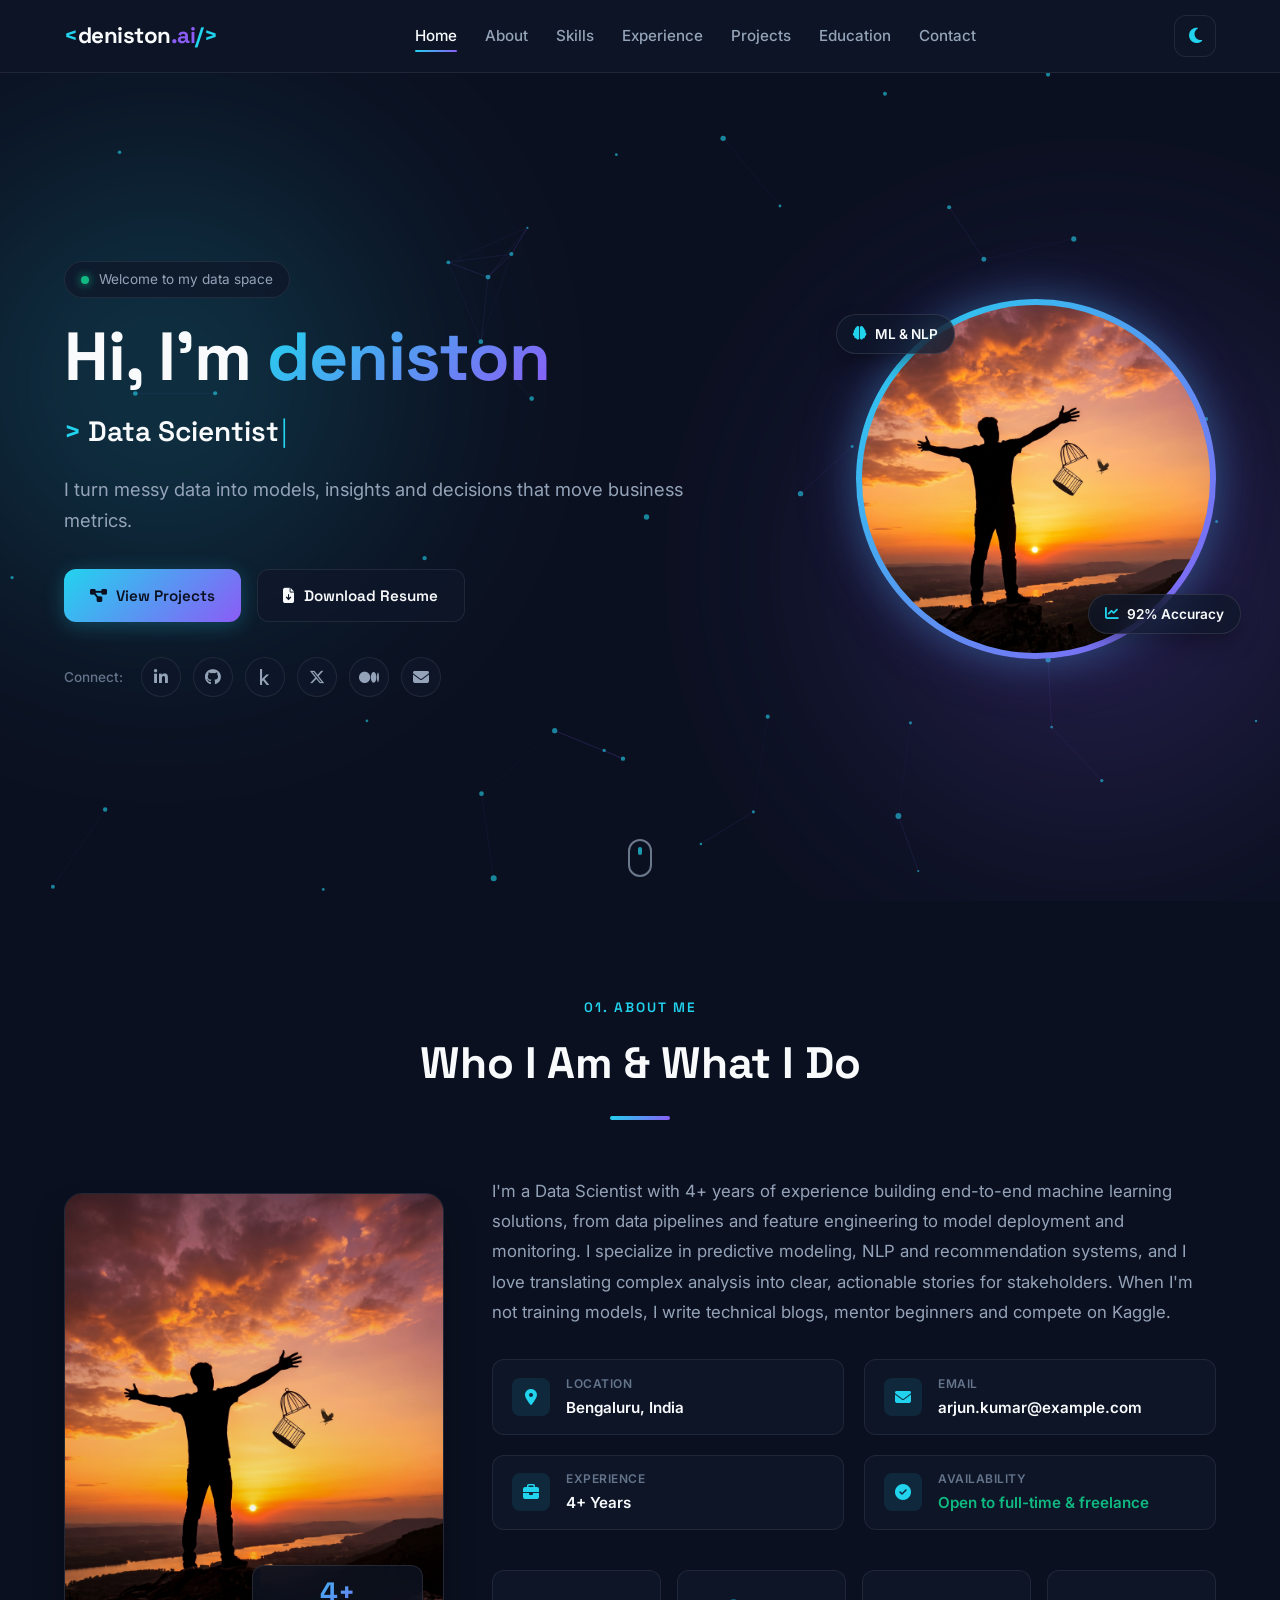
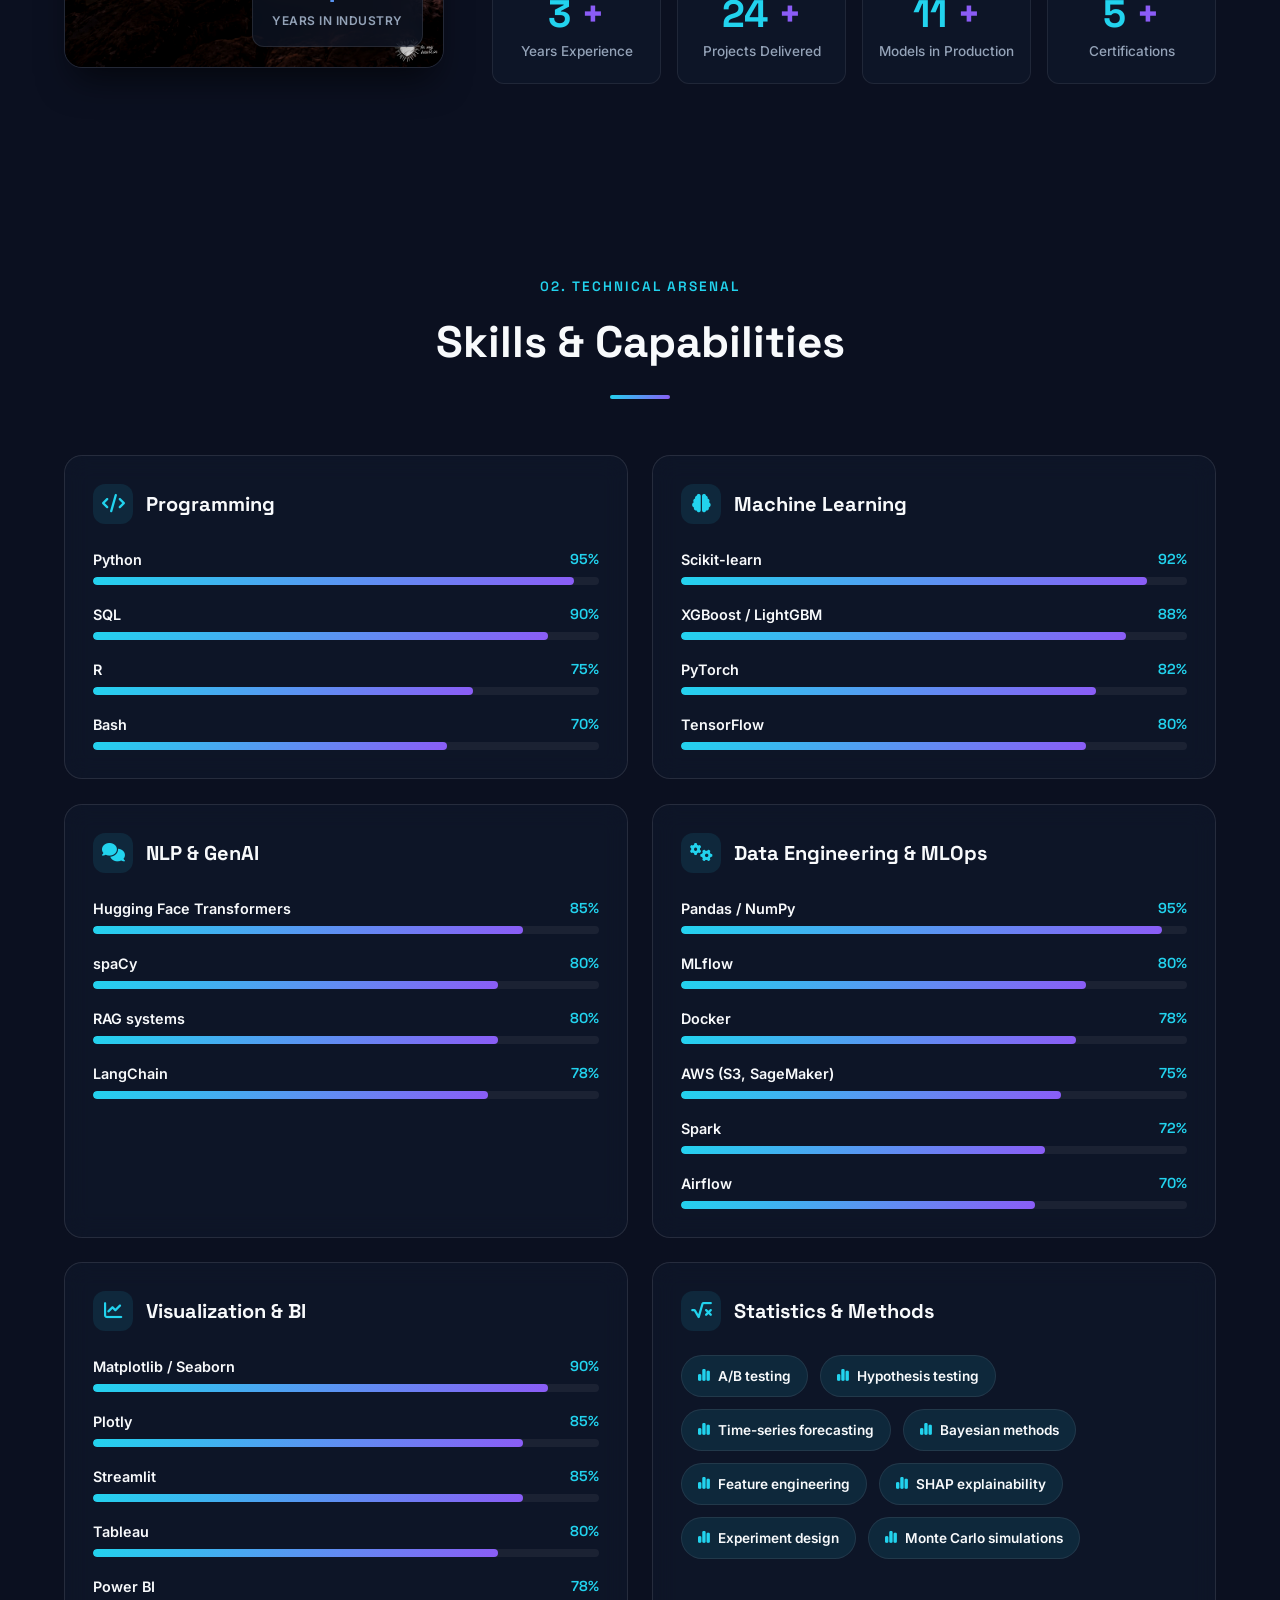
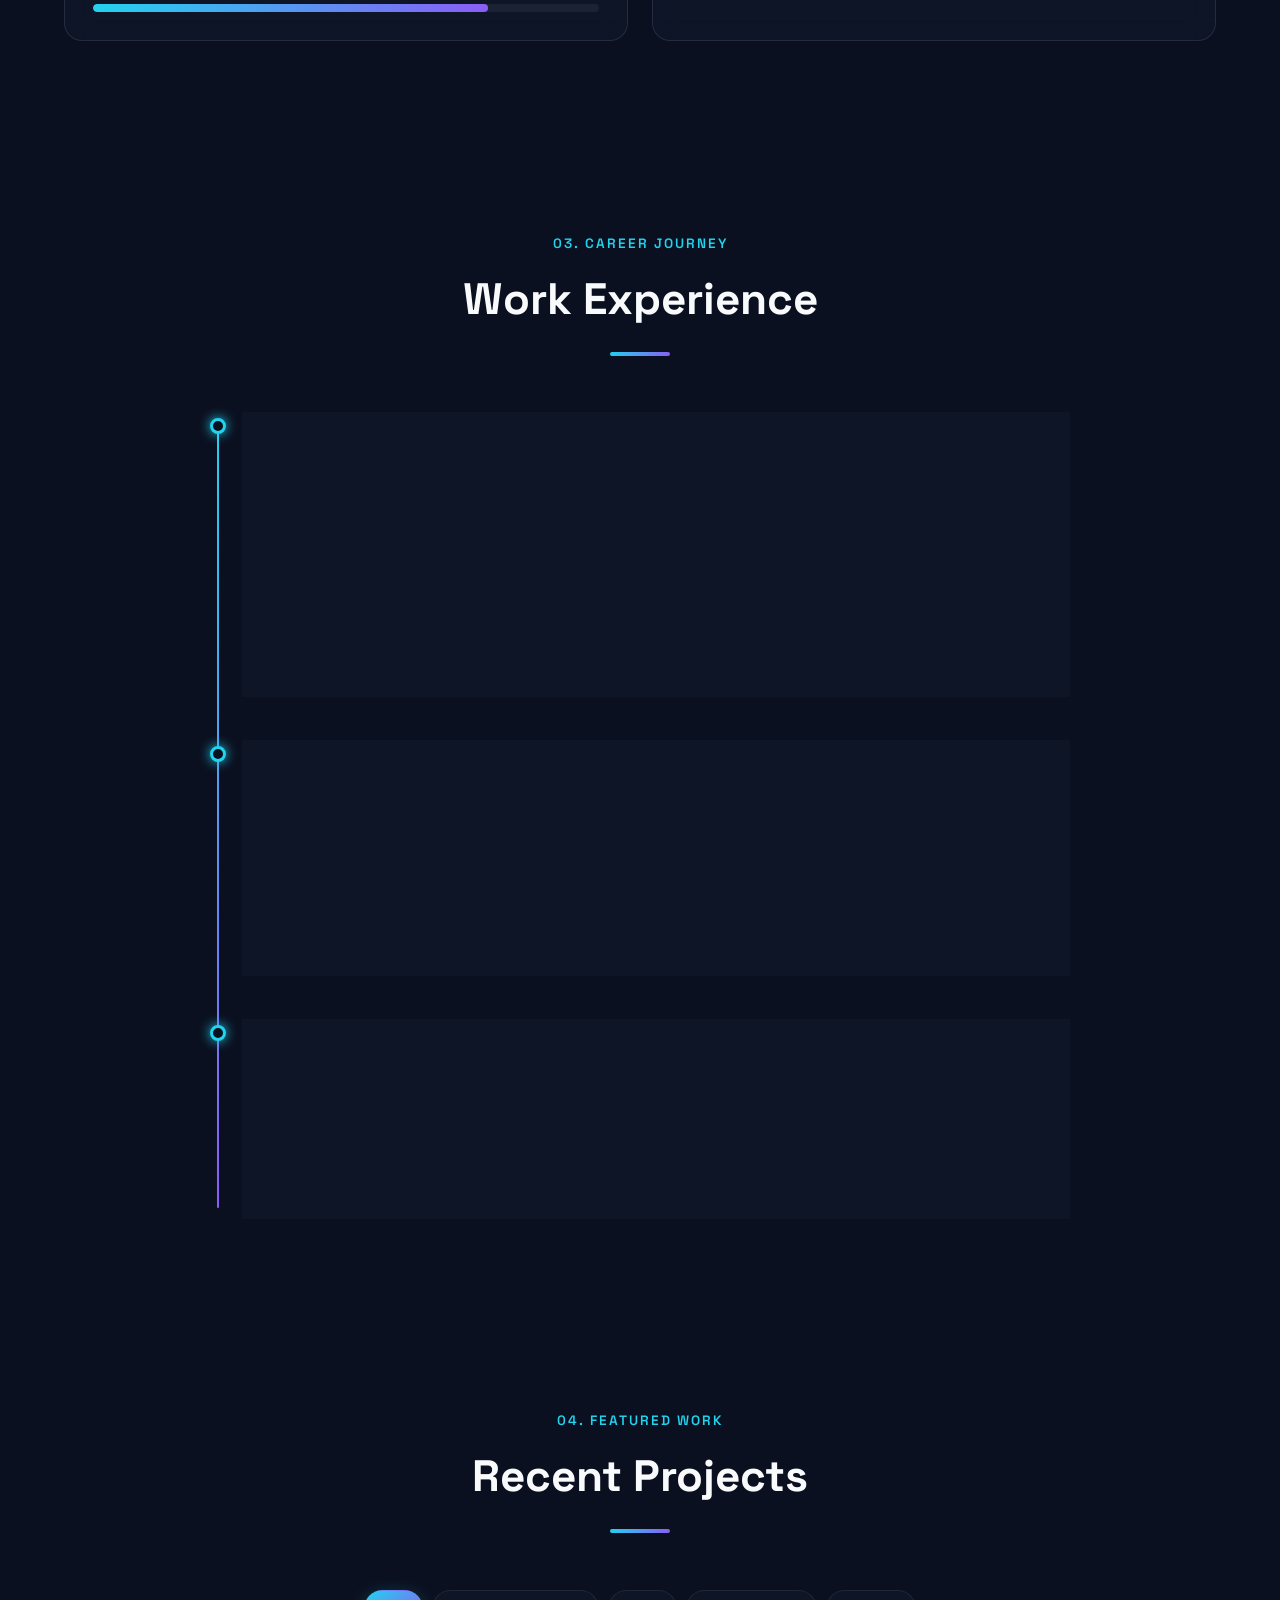
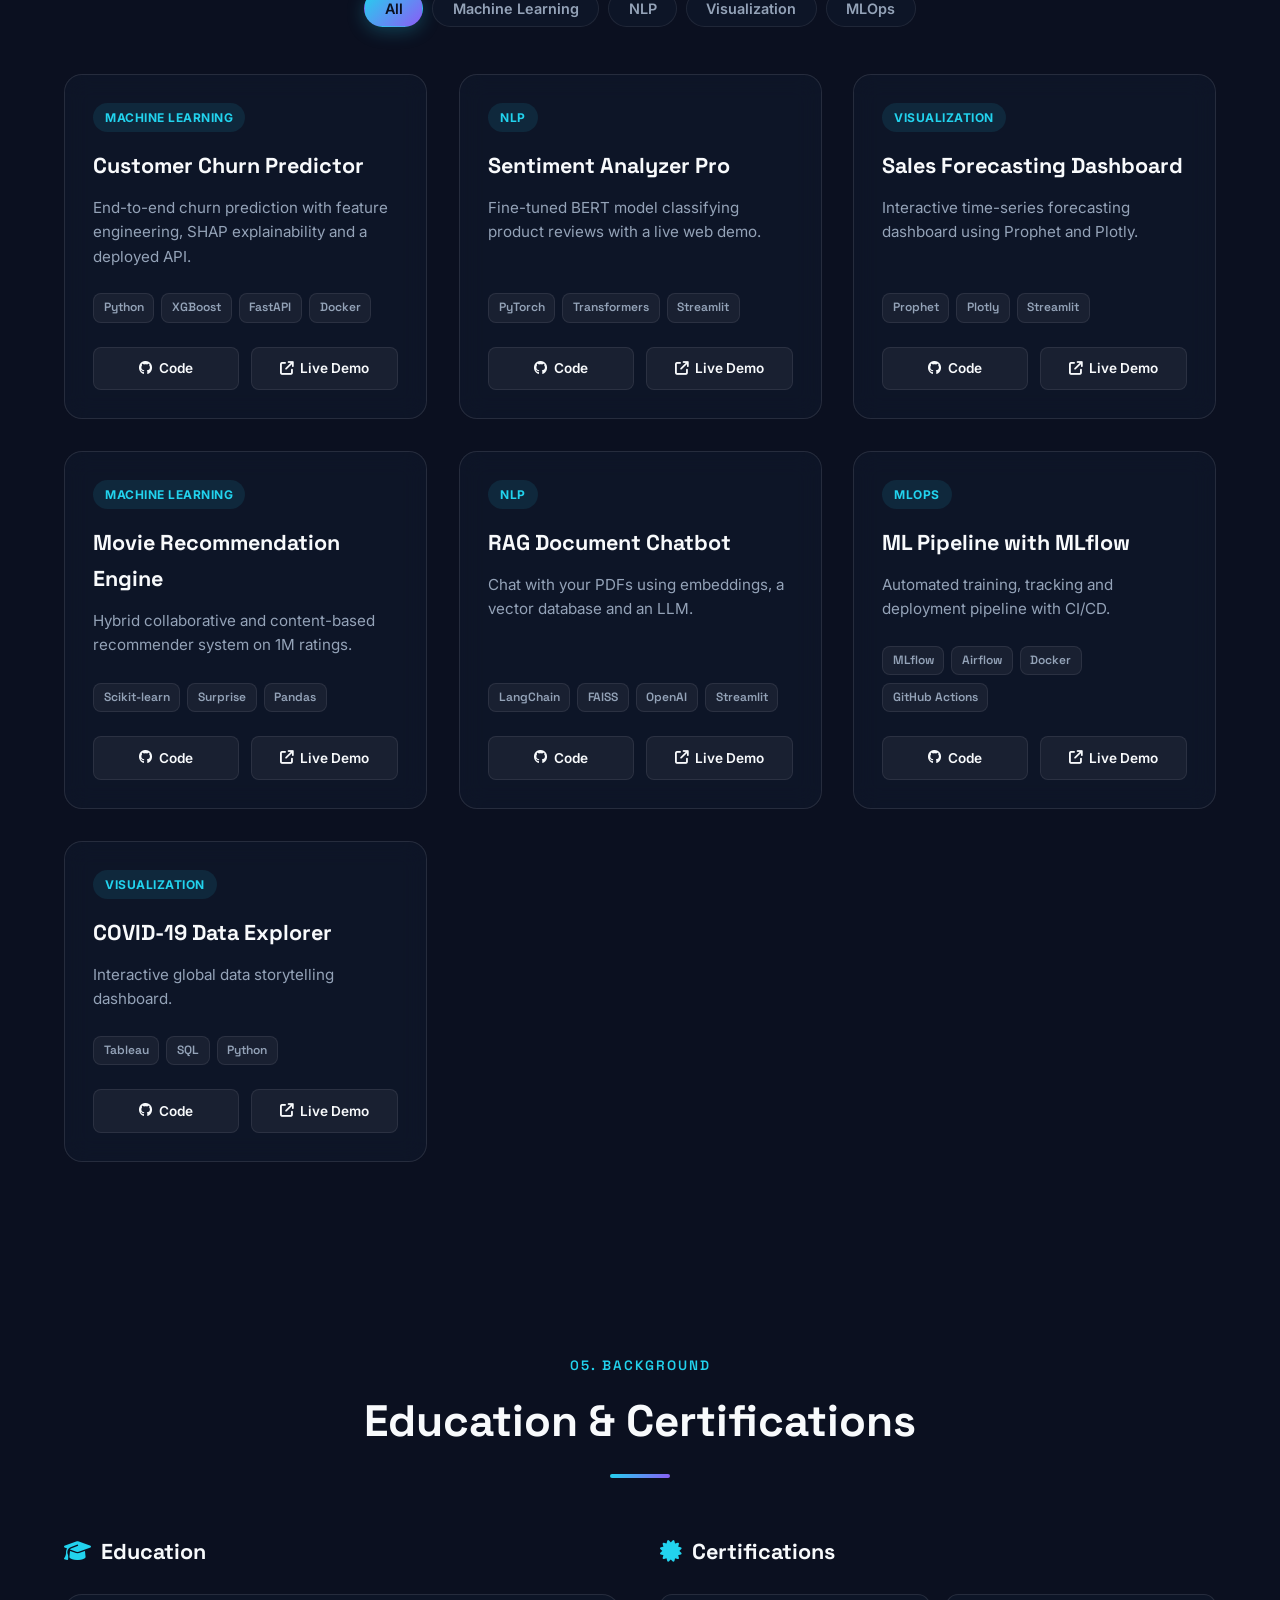
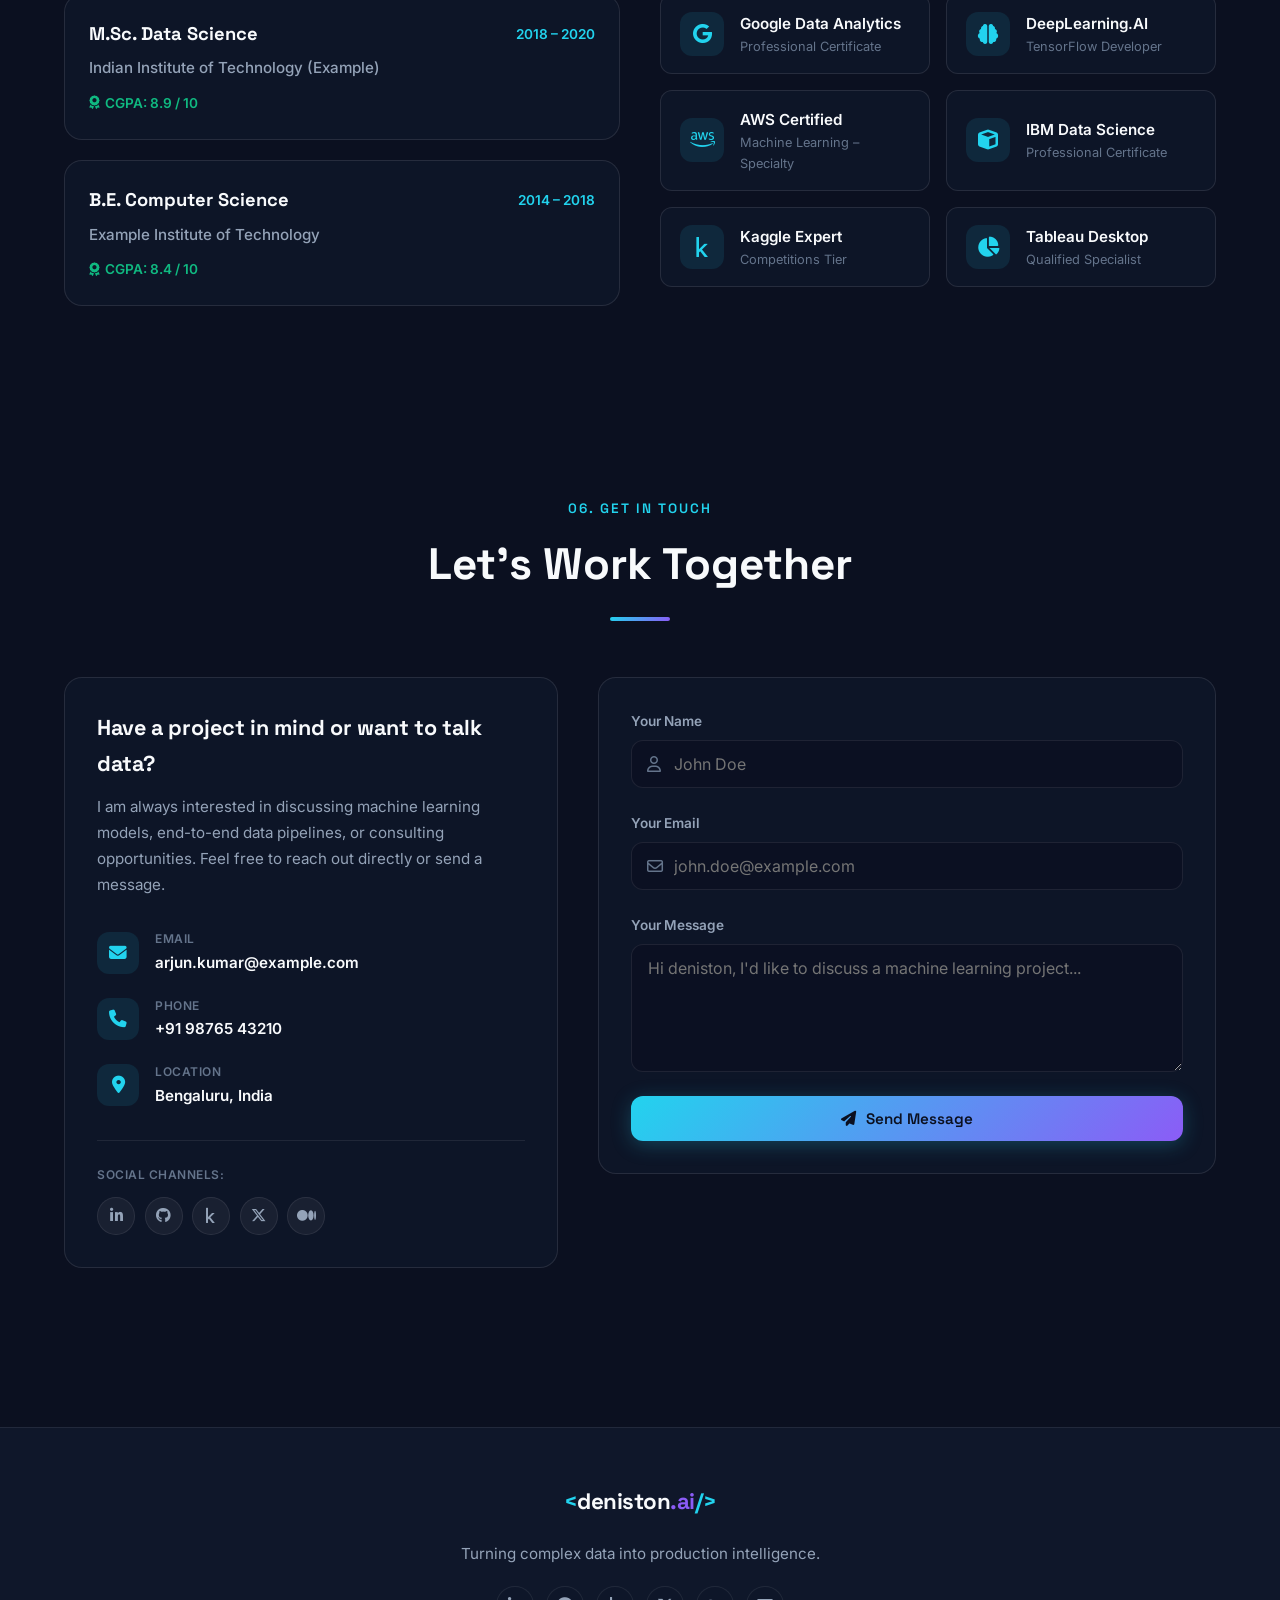
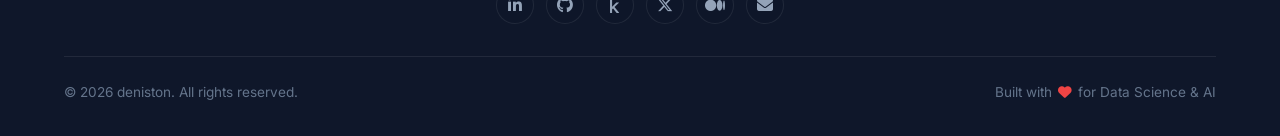
<file: p7/index.html>
<!DOCTYPE html>
<html lang="en" data-theme="dark">
<head>
  <meta charset="UTF-8">
  <meta name="viewport" content="width=device-width, initial-scale=1.0">
  <meta name="description" content="Portfolio of deniston - Senior Data Scientist & Machine Learning Engineer specializing in predictive modeling, NLP, and MLOps.">
  <meta name="keywords" content="Data Scientist, Machine Learning, AI Engineer, NLP, Deep Learning, MLOps, Portfolio, Python, Data Analytics">
  <meta name="author" content="deniston">
  <meta name="robots" content="index, follow">

  <!-- Open Graph / Facebook -->
  <meta property="og:type" content="website">
  <meta property="og:title" content="deniston | Data Scientist & Machine Learning Engineer">
  <meta property="og:description" content="I turn messy data into models, insights and decisions that move business metrics. Explore my projects, skills, and experience.">
  <meta property="og:image" content="static/profile.jpg">

  <!-- Twitter Card -->
  <meta name="twitter:card" content="summary_large_image">
  <meta name="twitter:title" content="deniston | Data Scientist & Machine Learning Engineer">
  <meta name="twitter:description" content="I turn messy data into models, insights and decisions that move business metrics.">
  <meta name="twitter:image" content="static/profile.jpg">

  <!-- Favicon (Emoji Data URI) -->
  <link rel="icon" href="data:image/svg+xml,<svg xmlns=%22http://www.w3.org/2000/svg%22 viewBox=%220 0 100 100%22><text y=%22.9em%22 font-size=%2290%22>📊</text></svg>">

  <title>deniston | Data Scientist & Machine Learning Engineer</title>

  <!-- Google Fonts: Inter & Space Grotesk -->
  <link rel="preconnect" href="https://fonts.googleapis.com">
  <link rel="preconnect" href="https://fonts.gstatic.com" crossorigin>
  <link href="https://fonts.googleapis.com/css2?family=Inter:wght@300;400;500;600;700&family=Space+Grotesk:wght@500;600;700&display=swap" rel="stylesheet">

  <!-- Font Awesome Icons CDN -->
  <link rel="stylesheet" href="https://cdnjs.cloudflare.com/ajax/libs/font-awesome/6.5.1/css/all.min.css">

  <!-- Custom Stylesheet -->
  <link rel="stylesheet" href="style.css">
</head>
<body>

  <!-- Top Scroll Progress Indicator -->
  <div id="scroll-progress" class="scroll-progress" role="progressbar" aria-label="Page reading progress" aria-valuenow="0" aria-valuemin="0" aria-valuemax="100"></div>

  <!-- Sticky Blurred Navigation Bar -->
  <header class="navbar-wrapper">
    <nav class="navbar container" aria-label="Primary Navigation">
      <a href="#hero" class="nav-brand" aria-label="deniston Homepage">
        <span class="brand-bracket">&lt;</span>deniston<span class="brand-accent">.ai</span><span class="brand-bracket">/&gt;</span>
      </a>

      <!-- Desktop Nav Links -->
      <ul class="nav-menu" id="nav-menu">
        <li><a href="#hero" class="nav-link active">Home</a></li>
        <li><a href="#about" class="nav-link">About</a></li>
        <li><a href="#skills" class="nav-link">Skills</a></li>
        <li><a href="#experience" class="nav-link">Experience</a></li>
        <li><a href="#projects" class="nav-link">Projects</a></li>
        <li><a href="#education" class="nav-link">Education</a></li>
        <li><a href="#contact" class="nav-link">Contact</a></li>
      </ul>

      <!-- Navbar Actions (Theme Toggle & Mobile Hamburger) -->
      <div class="nav-actions">
        <button id="theme-toggle" class="theme-toggle-btn" aria-label="Switch between light and dark theme">
          <i class="fa-solid fa-moon" id="theme-icon"></i>
        </button>

        <button id="hamburger-btn" class="hamburger-btn" aria-label="Toggle navigation menu" aria-expanded="false" aria-controls="nav-menu">
          <span class="bar"></span>
          <span class="bar"></span>
          <span class="bar"></span>
        </button>
      </div>
    </nav>
  </header>

  <main>
    <!-- HERO SECTION -->
    <section id="hero" class="hero-section">
      <!-- Interactive Neural/Particle Canvas Background -->
      <canvas id="hero-canvas" class="hero-canvas" aria-hidden="true"></canvas>

      <!-- Ambient Glow Blobs -->
      <div class="glow-blob blob-1" aria-hidden="true"></div>
      <div class="glow-blob blob-2" aria-hidden="true"></div>

      <div class="container hero-container">
        <div class="hero-content">
          <div class="hero-badge reveal">
            <span class="status-indicator"></span>
            <span>Welcome to my data space</span>
          </div>

          <h1 class="hero-title reveal">
            Hi, I'm <span class="gradient-text">deniston</span>
          </h1>

          <div class="typing-wrapper reveal" aria-label="Roles">
            <span class="typing-prefix">&gt;&nbsp;</span>
            <span id="typing-text" class="typing-text"></span>
            <span class="typing-cursor" aria-hidden="true">|</span>
          </div>

          <p class="hero-tagline reveal">
            I turn messy data into models, insights and decisions that move business metrics.
          </p>

          <div class="hero-cta reveal">
            <a href="#projects" class="btn btn-primary">
              <i class="fa-solid fa-diagram-project"></i>
              <span>View Projects</span>
            </a>
            <a href="static/resume.pdf" download class="btn btn-secondary">
              <i class="fa-solid fa-file-arrow-down"></i>
              <span>Download Resume</span>
            </a>
          </div>

          <div class="hero-socials reveal">
            <span class="socials-label">Connect:</span>
            <a href="https://linkedin.com/in/arjunkumar" target="_blank" rel="noopener" aria-label="LinkedIn Profile" class="social-link">
              <i class="fa-brands fa-linkedin-in"></i>
            </a>
            <a href="https://github.com/arjunkumar" target="_blank" rel="noopener" aria-label="GitHub Profile" class="social-link">
              <i class="fa-brands fa-github"></i>
            </a>
            <a href="https://kaggle.com/arjunkumar" target="_blank" rel="noopener" aria-label="Kaggle Profile" class="social-link">
              <i class="fa-brands fa-kaggle"></i>
            </a>
            <a href="https://twitter.com/arjunkumar" target="_blank" rel="noopener" aria-label="Twitter / X Profile" class="social-link">
              <i class="fa-brands fa-x-twitter"></i>
            </a>
            <a href="https://medium.com/@arjunkumar" target="_blank" rel="noopener" aria-label="Medium Profile" class="social-link">
              <i class="fa-brands fa-medium"></i>
            </a>
            <a href="mailto:arjun.kumar@example.com" class="social-link" aria-label="Send direct email">
              <i class="fa-solid fa-envelope"></i>
            </a>
          </div>
        </div>

        <div class="hero-visual reveal">
          <div class="profile-card">
            <div class="profile-ring">
              <img src="static/profile.jpg" alt="deniston - Data Scientist" class="profile-img">
            </div>
            <div class="floating-badge badge-ml">
              <i class="fa-solid fa-brain"></i>
              <span>ML & NLP</span>
            </div>
            <div class="floating-badge badge-perf">
              <i class="fa-solid fa-chart-line"></i>
              <span>92% Accuracy</span>
            </div>
          </div>
        </div>
      </div>

      <a href="#about" class="scroll-indicator" aria-label="Scroll to About section">
        <span class="mouse">
          <span class="wheel"></span>
        </span>
      </a>
    </section>

    <!-- ABOUT SECTION -->
    <section id="about" class="section about-section">
      <div class="container">
        <div class="section-header reveal">
          <span class="section-subtitle">01. ABOUT ME</span>
          <h2 class="section-title">Who I Am &amp; What I Do</h2>
          <div class="section-line"></div>
        </div>

        <div class="about-grid">
          <div class="about-image-col reveal">
            <div class="about-image-wrapper">
              <img src="static/profile.jpg" alt="deniston working on machine learning" class="about-img">
              <div class="about-experience-badge">
                <span class="exp-number">4+</span>
                <span class="exp-text">Years in Industry</span>
              </div>
            </div>
          </div>

          <div class="about-content-col reveal">
            <p class="about-bio">
              I'm a Data Scientist with 4+ years of experience building end-to-end machine learning solutions, from data pipelines and feature engineering to model deployment and monitoring. I specialize in predictive modeling, NLP and recommendation systems, and I love translating complex analysis into clear, actionable stories for stakeholders. When I'm not training models, I write technical blogs, mentor beginners and compete on Kaggle.
            </p>

            <div class="quick-facts-grid">
              <div class="fact-item">
                <span class="fact-icon"><i class="fa-solid fa-location-dot"></i></span>
                <div>
                  <span class="fact-label">Location</span>
                  <span class="fact-value">Bengaluru, India</span>
                </div>
              </div>
              <div class="fact-item">
                <span class="fact-icon"><i class="fa-solid fa-envelope"></i></span>
                <div>
                  <span class="fact-label">Email</span>
                  <a href="mailto:arjun.kumar@example.com" class="fact-value link">arjun.kumar@example.com</a>
                </div>
              </div>
              <div class="fact-item">
                <span class="fact-icon"><i class="fa-solid fa-briefcase"></i></span>
                <div>
                  <span class="fact-label">Experience</span>
                  <span class="fact-value">4+ Years</span>
                </div>
              </div>
              <div class="fact-item">
                <span class="fact-icon"><i class="fa-solid fa-circle-check"></i></span>
                <div>
                  <span class="fact-label">Availability</span>
                  <span class="fact-value highlight">Open to full-time &amp; freelance</span>
                </div>
              </div>
            </div>

            <!-- Animated Counters Grid -->
            <div class="counters-grid" id="counters-grid">
              <div class="counter-card">
                <div class="counter-number-wrapper">
                  <span class="counter-number" data-target="4">0</span>
                  <span class="counter-suffix">+</span>
                </div>
                <span class="counter-label">Years Experience</span>
              </div>

              <div class="counter-card">
                <div class="counter-number-wrapper">
                  <span class="counter-number" data-target="25">0</span>
                  <span class="counter-suffix">+</span>
                </div>
                <span class="counter-label">Projects Delivered</span>
              </div>

              <div class="counter-card">
                <div class="counter-number-wrapper">
                  <span class="counter-number" data-target="12">0</span>
                  <span class="counter-suffix">+</span>
                </div>
                <span class="counter-label">Models in Production</span>
              </div>

              <div class="counter-card">
                <div class="counter-number-wrapper">
                  <span class="counter-number" data-target="6">0</span>
                  <span class="counter-suffix">+</span>
                </div>
                <span class="counter-label">Certifications</span>
              </div>
            </div>
          </div>
        </div>
      </div>
    </section>

    <!-- SKILLS SECTION -->
    <section id="skills" class="section skills-section">
      <div class="container">
        <div class="section-header reveal">
          <span class="section-subtitle">02. TECHNICAL ARSENAL</span>
          <h2 class="section-title">Skills &amp; Capabilities</h2>
          <div class="section-line"></div>
        </div>

        <!-- Rendered dynamically from script.js -->
        <div class="skills-grid" id="skills-container"></div>
      </div>
    </section>

    <!-- EXPERIENCE SECTION -->
    <section id="experience" class="section experience-section">
      <div class="container">
        <div class="section-header reveal">
          <span class="section-subtitle">03. CAREER JOURNEY</span>
          <h2 class="section-title">Work Experience</h2>
          <div class="section-line"></div>
        </div>

        <!-- Rendered dynamically from script.js -->
        <div class="timeline" id="experience-timeline"></div>
      </div>
    </section>

    <!-- PROJECTS SECTION -->
    <section id="projects" class="section projects-section">
      <div class="container">
        <div class="section-header reveal">
          <span class="section-subtitle">04. FEATURED WORK</span>
          <h2 class="section-title">Recent Projects</h2>
          <div class="section-line"></div>
        </div>

        <!-- Category Filters -->
        <div class="projects-filter reveal" role="tablist" aria-label="Project category filters">
          <button class="filter-btn active" data-filter="all" role="tab" aria-selected="true">All</button>
          <button class="filter-btn" data-filter="Machine Learning" role="tab" aria-selected="false">Machine Learning</button>
          <button class="filter-btn" data-filter="NLP" role="tab" aria-selected="false">NLP</button>
          <button class="filter-btn" data-filter="Visualization" role="tab" aria-selected="false">Visualization</button>
          <button class="filter-btn" data-filter="MLOps" role="tab" aria-selected="false">MLOps</button>
        </div>

        <!-- Rendered dynamically from script.js -->
        <div class="projects-grid" id="projects-grid"></div>
      </div>
    </section>

    <!-- EDUCATION & CERTIFICATIONS SECTION -->
    <section id="education" class="section education-section">
      <div class="container">
        <div class="section-header reveal">
          <span class="section-subtitle">05. BACKGROUND</span>
          <h2 class="section-title">Education &amp; Certifications</h2>
          <div class="section-line"></div>
        </div>

        <div class="edu-cert-grid">
          <!-- Education Column -->
          <div class="edu-column reveal">
            <h3 class="column-title"><i class="fa-solid fa-graduation-cap"></i> Education</h3>
            <div class="cards-list">
              <div class="edu-card">
                <div class="edu-header">
                  <span class="edu-degree">M.Sc. Data Science</span>
                  <span class="edu-year">2018 – 2020</span>
                </div>
                <h4 class="edu-institute">Indian Institute of Technology (Example)</h4>
                <div class="edu-grade"><i class="fa-solid fa-award"></i> CGPA: 8.9 / 10</div>
              </div>

              <div class="edu-card">
                <div class="edu-header">
                  <span class="edu-degree">B.E. Computer Science</span>
                  <span class="edu-year">2014 – 2018</span>
                </div>
                <h4 class="edu-institute">Example Institute of Technology</h4>
                <div class="edu-grade"><i class="fa-solid fa-award"></i> CGPA: 8.4 / 10</div>
              </div>
            </div>
          </div>

          <!-- Certifications Column -->
          <div class="cert-column reveal">
            <h3 class="column-title"><i class="fa-solid fa-certificate"></i> Certifications</h3>
            <div class="certs-grid">
              <div class="cert-card">
                <div class="cert-icon"><i class="fa-brands fa-google"></i></div>
                <div class="cert-info">
                  <h4>Google Data Analytics</h4>
                  <p>Professional Certificate</p>
                </div>
              </div>

              <div class="cert-card">
                <div class="cert-icon"><i class="fa-solid fa-brain"></i></div>
                <div class="cert-info">
                  <h4>DeepLearning.AI</h4>
                  <p>TensorFlow Developer</p>
                </div>
              </div>

              <div class="cert-card">
                <div class="cert-icon"><i class="fa-brands fa-aws"></i></div>
                <div class="cert-info">
                  <h4>AWS Certified</h4>
                  <p>Machine Learning – Specialty</p>
                </div>
              </div>

              <div class="cert-card">
                <div class="cert-icon"><i class="fa-solid fa-cube"></i></div>
                <div class="cert-info">
                  <h4>IBM Data Science</h4>
                  <p>Professional Certificate</p>
                </div>
              </div>

              <div class="cert-card">
                <div class="cert-icon"><i class="fa-brands fa-kaggle"></i></div>
                <div class="cert-info">
                  <h4>Kaggle Expert</h4>
                  <p>Competitions Tier</p>
                </div>
              </div>

              <div class="cert-card">
                <div class="cert-icon"><i class="fa-solid fa-chart-pie"></i></div>
                <div class="cert-info">
                  <h4>Tableau Desktop</h4>
                  <p>Qualified Specialist</p>
                </div>
              </div>
            </div>
          </div>
        </div>
      </div>
    </section>

    <!-- CONTACT SECTION -->
    <section id="contact" class="section contact-section">
      <div class="container">
        <div class="section-header reveal">
          <span class="section-subtitle">06. GET IN TOUCH</span>
          <h2 class="section-title">Let's Work Together</h2>
          <div class="section-line"></div>
        </div>

        <div class="contact-grid">
          <!-- Contact Info Details -->
          <div class="contact-info-col reveal">
            <div class="contact-card">
              <h3>Have a project in mind or want to talk data?</h3>
              <p>
                I am always interested in discussing machine learning models, end-to-end data pipelines, or consulting opportunities. Feel free to reach out directly or send a message.
              </p>

              <div class="contact-details-list">
                <div class="contact-detail-item">
                  <div class="detail-icon"><i class="fa-solid fa-envelope"></i></div>
                  <div>
                    <span class="detail-label">Email</span>
                    <a href="mailto:arjun.kumar@example.com" class="detail-value">arjun.kumar@example.com</a>
                  </div>
                </div>

                <div class="contact-detail-item">
                  <div class="detail-icon"><i class="fa-solid fa-phone"></i></div>
                  <div>
                    <span class="detail-label">Phone</span>
                    <a href="tel:+919876543210" class="detail-value">+91 98765 43210</a>
                  </div>
                </div>

                <div class="contact-detail-item">
                  <div class="detail-icon"><i class="fa-solid fa-location-dot"></i></div>
                  <div>
                    <span class="detail-label">Location</span>
                    <span class="detail-value">Bengaluru, India</span>
                  </div>
                </div>
              </div>

              <div class="contact-social-wrap">
                <span class="detail-label">Social Channels:</span>
                <div class="social-icons-row">
                  <a href="https://linkedin.com/in/arjunkumar" target="_blank" rel="noopener" class="social-btn" aria-label="LinkedIn"><i class="fa-brands fa-linkedin-in"></i></a>
                  <a href="https://github.com/arjunkumar" target="_blank" rel="noopener" class="social-btn" aria-label="GitHub"><i class="fa-brands fa-github"></i></a>
                  <a href="https://kaggle.com/arjunkumar" target="_blank" rel="noopener" class="social-btn" aria-label="Kaggle"><i class="fa-brands fa-kaggle"></i></a>
                  <a href="https://twitter.com/arjunkumar" target="_blank" rel="noopener" class="social-btn" aria-label="Twitter"><i class="fa-brands fa-x-twitter"></i></a>
                  <a href="./form.html" target="_blank" rel="noopener" class="social-btn" aria-label="Medium"><i class="fa-brands fa-medium"></i></a>
                </div>
              </div>
            </div>
          </div>

          <!-- Working Contact Form -->
          <div class="contact-form-col reveal">
            <form id="contact-form" class="contact-form" novalidate>
              <div class="form-group">
                <label for="contact-name">Your Name</label>
                <div class="input-wrapper">
                  <i class="fa-regular fa-user input-icon"></i>
                  <input type="text" id="contact-name" name="name" placeholder="John Doe" autocomplete="name" required>
                </div>
                <span class="error-msg" id="name-error">Please enter your name (minimum 2 characters).</span>
              </div>

              <div class="form-group">
                <label for="contact-email">Your Email</label>
                <div class="input-wrapper">
                  <i class="fa-regular fa-envelope input-icon"></i>
                  <input type="email" id="contact-email" name="email" placeholder="john.doe@example.com" autocomplete="email" required>
                </div>
                <span class="error-msg" id="email-error">Please enter a valid email address.</span>
              </div>

              <div class="form-group">
                <label for="contact-message">Your Message</label>
                <div class="input-wrapper">
                  <textarea id="contact-message" name="message" rows="5" placeholder="Hi deniston, I'd like to discuss a machine learning project..." required></textarea>
                </div>
                <span class="error-msg" id="message-error">Please write a message (minimum 10 characters).</span>
              </div>

              <button type="submit" id="submit-btn" class="btn btn-primary btn-block">
                <i class="fa-solid fa-paper-plane"></i>
                <span>Send Message</span>
              </button>

              <div id="form-feedback" class="form-feedback" role="alert" aria-live="polite"></div>
            </form>
          </div>
        </div>
      </div>
    </section>
  </main>

  <!-- FOOTER -->
  <footer class="footer">
    <div class="container footer-container">
      <div class="footer-top">
        <a href="#hero" class="nav-brand">
          <span class="brand-bracket">&lt;</span>deniston<span class="brand-accent">.ai</span><span class="brand-bracket">/&gt;</span>
        </a>
        <p class="footer-tagline">Turning complex data into production intelligence.</p>
        <div class="footer-socials">
          <a href="https://linkedin.com/in/arjunkumar" target="_blank" rel="noopener" aria-label="LinkedIn"><i class="fa-brands fa-linkedin-in"></i></a>
          <a href="https://github.com/arjunkumar" target="_blank" rel="noopener" aria-label="GitHub"><i class="fa-brands fa-github"></i></a>
          <a href="https://kaggle.com/arjunkumar" target="_blank" rel="noopener" aria-label="Kaggle"><i class="fa-brands fa-kaggle"></i></a>
          <a href="https://twitter.com/arjunkumar" target="_blank" rel="noopener" aria-label="Twitter"><i class="fa-brands fa-x-twitter"></i></a>
          <a href="https://medium.com/@arjunkumar" target="_blank" rel="noopener" aria-label="Medium"><i class="fa-brands fa-medium"></i></a>
          <a href="mailto:arjun.kumar@example.com" aria-label="Email"><i class="fa-solid fa-envelope"></i></a>
        </div>
      </div>

      <div class="footer-divider"></div>

      <div class="footer-bottom">
        <p class="copyright">&copy; 2026 deniston. All rights reserved.</p>
        <p class="made-with">Built with <i class="fa-solid fa-heart heart-icon"></i> for Data Science &amp; AI</p>
      </div>
    </div>
  </footer>

  <!-- Back to Top Floating Button -->
  <button id="back-to-top" class="back-to-top-btn" aria-label="Back to top of page">
    <i class="fa-solid fa-arrow-up"></i>
  </button>

  <!-- Custom Vanilla JS Script -->
  <script src="script.js"></script>
</body>
</html>
</file>
<file: p1/style.css>
/* ============================================
   Tokens
============================================ */
:root {
  --ink: #161A17;
  --paper: #F3F1EA;
  --panel: #12211C;
  --panel-line: #24352E;
  --amber: #E3A83B;
  --teal: #6FA795;
  --muted: #5C6560;
  --border: #D8D3C6;

  --font-display: "Space Grotesk", sans-serif;
  --font-body: "Inter", sans-serif;
  --font-mono: "JetBrains Mono", monospace;

  --max: 1160px;
  --pad: clamp(24px, 5vw, 64px);
}

* { box-sizing: border-box; }
html { scroll-behavior: smooth; }

@media (prefers-reduced-motion: reduce) {
  html { scroll-behavior: auto; }
  * { animation-duration: 0.01ms !important; animation-iteration-count: 1 !important; transition-duration: 0.01ms !important; }
}

body {
  margin: 0;
  background: var(--paper);
  color: var(--ink);
  font-family: var(--font-body);
  line-height: 1.55;
  -webkit-font-smoothing: antialiased;
}

h1, h2, h3 {
  font-family: var(--font-display);
  margin: 0;
  color: var(--ink);
}

p { margin: 0; }
ul { list-style: none; margin: 0; padding: 0; }

a { color: inherit; text-decoration: none; }

.c-kw { color: var(--teal); }
.c-cls { color: var(--amber); }
.c-fn { color: #C9B79C; }
.c-str { color: #E3A83B; }

/* subtle paper grain, purely decorative */
.grain {
  position: fixed; inset: 0; pointer-events: none; z-index: 999;
  opacity: 0.035; mix-blend-mode: multiply;
  background-image: radial-gradient(circle, #000 1px, transparent 1px);
  background-size: 3px 3px;
}

/* ============================================
   Nav
============================================ */
.nav {
  display: flex;
  align-items: center;
  justify-content: space-between;
  padding: 22px var(--pad);
  border-bottom: 1px solid var(--border);
  position: sticky;
  top: 0;
  background: rgba(243, 241, 234, 0.92);
  backdrop-filter: blur(6px);
  z-index: 100;
}

.nav__mark {
  font-family: var(--font-mono);
  font-size: 1rem;
  font-weight: 500;
  letter-spacing: -0.01em;
}
.nav__mark .dot { color: var(--amber); }

.nav__links {
  display: flex;
  gap: 32px;
  font-family: var(--font-mono);
  font-size: 0.88rem;
}
.nav__links a { color: var(--muted); transition: color 0.15s ease; }
.nav__links a:hover, .nav__links a:focus-visible { color: var(--ink); }

.nav__toggle {
  display: none;
  flex-direction: column;
  gap: 5px;
  background: none;
  border: none;
  cursor: pointer;
  padding: 8px;
}
.nav__toggle span {
  width: 22px; height: 2px; background: var(--ink); display: block;
}

/* ============================================
   Section scaffolding
============================================ */
main { max-width: var(--max); margin: 0 auto; }

section { padding: clamp(56px, 9vw, 108px) var(--pad); }

.section-head {
  display: flex;
  align-items: baseline;
  gap: 16px;
  margin-bottom: 40px;
}
.section-num {
  font-family: var(--font-mono);
  color: var(--amber);
  font-size: 0.85rem;
}
.section-head h2 {
  font-size: clamp(1.6rem, 3vw, 2.1rem);
  font-weight: 600;
}

/* ============================================
   Hero
============================================ */
.hero {
  display: grid;
  grid-template-columns: 1.1fr 1fr;
  gap: 56px;
  align-items: center;
  padding-top: clamp(56px, 10vw, 96px);
  padding-bottom: clamp(56px, 10vw, 96px);
}

.hero__kicker {
  font-family: var(--font-mono);
  font-size: 0.85rem;
  color: var(--teal);
  margin-bottom: 18px;
}

.hero__title {
  font-size: clamp(2.4rem, 5vw, 3.6rem);
  font-weight: 700;
  line-height: 1.06;
  letter-spacing: -0.01em;
}

.hero__lede {
  margin-top: 22px;
  max-width: 46ch;
  font-size: 1.05rem;
  color: #3C4440;
}

.hero__actions {
  display: flex;
  gap: 14px;
  margin-top: 32px;
  flex-wrap: wrap;
}

.btn {
  font-family: var(--font-mono);
  font-size: 0.9rem;
  padding: 13px 22px;
  border: 1px solid var(--ink);
  cursor: pointer;
  display: inline-block;
}
.btn--solid {
  background: var(--ink);
  color: var(--paper);
  transition: background 0.15s ease, color 0.15s ease;
}
.btn--solid:hover { background: var(--amber); border-color: var(--amber); color: var(--ink); }

.btn--line {
  background: transparent;
  color: var(--ink);
  transition: border-color 0.15s ease, color 0.15s ease;
}
.btn--line:hover { border-color: var(--teal); color: var(--teal); }

.hero__stats {
  display: flex;
  gap: 40px;
  margin: 48px 0 0;
}
.hero__stats dt {
  font-family: var(--font-display);
  font-size: 1.5rem;
  font-weight: 600;
}
.hero__stats dd {
  margin: 4px 0 0;
  font-size: 0.82rem;
  color: var(--muted);
}

/* editor mock */
.hero__panel { position: relative; }

.editor {
  background: var(--panel);
  border: 1px solid var(--panel-line);
  border-radius: 6px;
  overflow: hidden;
  box-shadow: 0 24px 48px -24px rgba(18, 33, 28, 0.45);
}

.editor__bar {
  display: flex;
  align-items: center;
  gap: 7px;
  padding: 12px 16px;
  border-bottom: 1px solid var(--panel-line);
}
.editor__bar span {
  width: 9px; height: 9px; border-radius: 50%;
  background: #3A4B43;
}
.editor__bar p {
  font-family: var(--font-mono);
  font-size: 0.78rem;
  color: #7C8C83;
  margin-left: 10px;
}

.editor__body {
  margin: 0;
  padding: 24px 22px 28px;
  font-family: var(--font-mono);
  font-size: 0.88rem;
  line-height: 1.75;
  color: #E7E2D4;
  overflow-x: auto;
}

.cursor {
  color: var(--amber);
  animation: blink 1.1s steps(1) infinite;
}
@keyframes blink { 50% { opacity: 0; } }

/* ============================================
   About
============================================ */
.about { border-top: 1px solid var(--border); }

.about__grid {
  display: grid;
  grid-template-columns: 0.9fr 1.1fr;
  gap: 56px;
}

.about__lead {
  font-size: 1.2rem;
  font-family: var(--font-display);
  font-weight: 500;
  line-height: 1.45;
  max-width: 34ch;
}

.about__facts {
  display: grid;
  gap: 28px;
}
.fact h3 {
  font-size: 1rem;
  font-weight: 600;
  margin-bottom: 8px;
}
.fact p {
  color: #454D49;
  font-size: 0.95rem;
  max-width: 52ch;
}

/* ============================================
   Skills / imports
============================================ */
.skills { border-top: 1px solid var(--border); }

.imports {
  background: var(--panel);
  border-radius: 6px;
  padding: 32px clamp(20px, 4vw, 40px);
  font-family: var(--font-mono);
}
.imports__line {
  color: #C9C2AE;
  font-size: clamp(0.85rem, 1.6vw, 1rem);
  padding: 9px 0;
  border-bottom: 1px solid var(--panel-line);
}
.imports__line:last-child { border-bottom: none; }

/* ============================================
   Training / syllabus
============================================ */
.training { border-top: 1px solid var(--border); }

.syllabus {
  display: grid;
  grid-template-columns: 1fr 1fr;
  gap: 1px;
  background: var(--border);
  border: 1px solid var(--border);
}

.syllabus__item {
  background: var(--paper);
  padding: 30px 28px;
}
.syllabus__item h3 {
  font-size: 1.1rem;
  font-weight: 600;
  margin-bottom: 10px;
}
.syllabus__item p {
  color: #454D49;
  font-size: 0.94rem;
  max-width: 44ch;
}
.syllabus__meta {
  display: block;
  margin-top: 16px;
  font-family: var(--font-mono);
  font-size: 0.78rem;
  color: var(--amber);
}

/* ============================================
   Contact
============================================ */
.contact { border-top: 1px solid var(--border); }

.contact__grid {
  display: grid;
  grid-template-columns: 0.8fr 1.2fr;
  gap: 56px;
  align-items: start;
}

.contact__lede {
  font-size: 1.15rem;
  font-family: var(--font-display);
  font-weight: 500;
  line-height: 1.45;
  max-width: 32ch;
}

.terminal-form {
  background: var(--panel);
  border-radius: 6px;
  overflow: hidden;
  border: 1px solid var(--panel-line);
}
.terminal-form__bar {
  display: flex;
  align-items: center;
  gap: 7px;
  padding: 12px 16px;
  border-bottom: 1px solid var(--panel-line);
}
.terminal-form__bar span {
  width: 9px; height: 9px; border-radius: 50%;
  background: #3A4B43;
}
.terminal-form__bar p {
  font-family: var(--font-mono);
  font-size: 0.78rem;
  color: #7C8C83;
  margin-left: 10px;
}

.terminal-form__body {
  padding: 26px clamp(18px, 3vw, 30px) 30px;
  display: grid;
  gap: 6px;
}

.terminal-form__body label {
  font-family: var(--font-mono);
  font-size: 0.82rem;
  color: var(--teal);
  margin-top: 14px;
}
.terminal-form__body label:first-child { margin-top: 0; }

.terminal-form__body input,
.terminal-form__body textarea {
  font-family: var(--font-mono);
  font-size: 0.9rem;
  background: transparent;
  border: none;
  border-bottom: 1px solid var(--panel-line);
  color: #E7E2D4;
  padding: 8px 2px;
  outline: none;
}
.terminal-form__body input::placeholder,
.terminal-form__body textarea::placeholder {
  color: #566159;
}
.terminal-form__body input:focus,
.terminal-form__body textarea:focus {
  border-bottom-color: var(--amber);
}
.terminal-form__body textarea {
  resize: vertical;
  min-height: 80px;
}

.terminal-form__body .btn {
  margin-top: 22px;
  justify-self: start;
  border-color: var(--amber);
  color: var(--amber);
  background: transparent;
}
.terminal-form__body .btn:hover {
  background: var(--amber);
  color: var(--panel);
}

.terminal-form__status {
  font-family: var(--font-mono);
  font-size: 0.82rem;
  color: var(--teal);
  min-height: 1.2em;
}

/* ============================================
   Footer
============================================ */
.footer {
  border-top: 1px solid var(--border);
  padding: 26px var(--pad);
  text-align: center;
  font-family: var(--font-mono);
  font-size: 0.78rem;
  color: var(--muted);
}

/* ============================================
   Focus visibility
============================================ */
a:focus-visible, button:focus-visible, input:focus-visible, textarea:focus-visible {
  outline: 2px solid var(--amber);
  outline-offset: 2px;
}

/* ============================================
   Responsive
============================================ */
@media (max-width: 860px) {
  .nav__links { display: none; }
  .nav__toggle { display: flex; }
  .nav.open .nav__links {
    display: flex;
    position: absolute;
    top: 100%;
    left: 0;
    right: 0;
    flex-direction: column;
    background: var(--paper);
    padding: 20px var(--pad) 28px;
    border-bottom: 1px solid var(--border);
    gap: 18px;
  }

  .hero { grid-template-columns: 1fr; padding-top: 40px; }
  .hero__stats { gap: 28px; flex-wrap: wrap; }

  .about__grid { grid-template-columns: 1fr; }
  .about__lead { max-width: none; }

  .syllabus { grid-template-columns: 1fr; }

  .contact__grid { grid-template-columns: 1fr; }
  .contact__lede { max-width: none; }
}
</file>
<file: p2/style.css>
/* ============================================================
   TOKENS
   ============================================================ */
:root {
  --bg: #090c14;
  --bg-alt: #0d1220;
  --surface: #10182b;
  --surface-hover: #141f38;
  --border: rgba(148, 163, 184, 0.12);

  --primary: #6366f1;      /* indigo */
  --primary-soft: #818cf8;
  --secondary: #22d3ee;    /* cyan */
  --accent: #f59e0b;       /* amber */

  --text: #e7ecf5;
  --text-dim: #94a3b8;
  --text-faint: #5b6579;

  --font-display: 'Space Grotesk', sans-serif;
  --font-body: 'Inter', sans-serif;
  --font-mono: 'JetBrains Mono', monospace;

  --ease: cubic-bezier(.22, 1, .36, 1);
  --container: 1080px;
}

* { margin: 0; padding: 0; box-sizing: border-box; }

html { scroll-behavior: smooth; }

body {
  background: var(--bg);
  color: var(--text);
  font-family: var(--font-body);
  line-height: 1.6;
  overflow-x: hidden;
  cursor: default;
}

::selection { background: var(--primary); color: #fff; }

a { color: inherit; text-decoration: none; }

h1, h2, h3 { font-family: var(--font-display); font-weight: 600; letter-spacing: -0.02em; }

.mono { font-family: var(--font-mono); }

/* ============================================================
   BACKGROUND LAYERS
   ============================================================ */
#bg-canvas {
  position: fixed;
  inset: 0;
  z-index: -2;
  width: 100%;
  height: 100%;
  background:
    radial-gradient(ellipse 80% 60% at 20% -10%, rgba(99,102,241,0.18), transparent 60%),
    radial-gradient(ellipse 70% 50% at 90% 20%, rgba(34,211,238,0.12), transparent 60%),
    radial-gradient(ellipse 60% 60% at 50% 110%, rgba(245,158,11,0.08), transparent 60%),
    var(--bg);
}

.grain {
  position: fixed;
  inset: 0;
  z-index: -1;
  pointer-events: none;
  opacity: 0.035;
  background-image: url("data:image/svg+xml,%3Csvg xmlns='http://www.w3.org/2000/svg' width='120' height='120'%3E%3Cfilter id='n'%3E%3CfeTurbulence type='fractalNoise' baseFrequency='0.9' numOctaves='2' stitchTiles='stitch'/%3E%3C/filter%3E%3Crect width='100%25' height='100%25' filter='url(%23n)'/%3E%3C/svg%3E");
}

/* ============================================================
   SCROLL PROGRESS
   ============================================================ */
.scroll-progress {
  position: fixed;
  top: 0; left: 0;
  width: 100%;
  height: 3px;
  z-index: 1000;
  background: transparent;
}
.scroll-progress__bar {
  height: 100%;
  width: 0%;
  background: linear-gradient(90deg, var(--primary), var(--secondary));
  box-shadow: 0 0 12px rgba(99,102,241,0.7);
  transition: width 0.1s linear;
}

/* ============================================================
   NAV
   ============================================================ */
.nav {
  position: fixed;
  top: 0; left: 0; right: 0;
  z-index: 900;
  display: flex;
  align-items: center;
  justify-content: space-between;
  padding: 22px 6vw;
  transition: background 0.4s var(--ease), padding 0.4s var(--ease), border-color 0.4s var(--ease);
  border-bottom: 1px solid transparent;
}
.nav.scrolled {
  padding: 14px 6vw;
  background: rgba(9, 12, 20, 0.75);
  backdrop-filter: blur(14px);
  border-bottom: 1px solid var(--border);
}
.nav__logo {
  font-family: var(--font-display);
  font-size: 1.3rem;
  font-weight: 700;
  letter-spacing: 0.02em;
}
.nav__logo .dot { color: var(--secondary); }

.nav__links { display: flex; gap: 2.2rem; }
.nav__links a {
  position: relative;
  font-size: 0.92rem;
  color: var(--text-dim);
  transition: color 0.3s var(--ease);
}
.nav__links a::after {
  content: "";
  position: absolute;
  left: 0; bottom: -6px;
  width: 0%;
  height: 1px;
  background: var(--secondary);
  transition: width 0.3s var(--ease);
}
.nav__links a:hover,
.nav__links a.active { color: var(--text); }
.nav__links a:hover::after,
.nav__links a.active::after { width: 100%; }

.nav__toggle {
  display: none;
  flex-direction: column;
  gap: 5px;
  background: none;
  border: none;
  cursor: pointer;
  z-index: 950;
}
.nav__toggle span {
  width: 22px; height: 2px;
  background: var(--text);
  transition: transform 0.3s var(--ease), opacity 0.3s var(--ease);
}

/* ============================================================
   HERO
   ============================================================ */
.hero {
  min-height: 100vh;
  display: flex;
  flex-direction: column;
  align-items: flex-start;
  justify-content: center;
  padding: 0 6vw;
  position: relative;
}

.hero__eyebrow {
  color: var(--secondary);
  font-size: 0.85rem;
  letter-spacing: 0.08em;
  margin-bottom: 1.2rem;
  opacity: 0;
  animation: fadeUp 0.8s var(--ease) 0.2s forwards;
}

.hero__name {
  font-size: clamp(3.2rem, 11vw, 8rem);
  line-height: 0.95;
  font-weight: 700;
  text-transform: uppercase;
}
.hero__name .line {
  display: block;
  opacity: 0;
  transform: translateY(40px);
  animation: fadeUp 0.9s var(--ease) forwards;
}
.hero__name .line:nth-child(1) { animation-delay: 0.35s; }
.hero__name .line:nth-child(2) { animation-delay: 0.5s; }

.hero__name--accent {
  background: linear-gradient(100deg, var(--primary-soft), var(--secondary) 60%, var(--accent));
  background-size: 200% auto;
  -webkit-background-clip: text;
  background-clip: text;
  color: transparent;
  animation: fadeUp 0.9s var(--ease) 0.5s forwards, shine 6s linear infinite 1.4s;
}

.hero__tagline {
  margin-top: 1.6rem;
  font-size: clamp(0.95rem, 1.6vw, 1.15rem);
  color: var(--secondary);
  min-height: 1.6em;
  opacity: 0;
  animation: fadeIn 0.6s var(--ease) 1.1s forwards;
}
.hero__tagline::after {
  content: "";
  display: inline-block;
  width: 2px;
  height: 1em;
  background: var(--secondary);
  margin-left: 4px;
  vertical-align: -2px;
  animation: blink 0.9s steps(1) infinite;
}

.hero__sub {
  margin-top: 1.4rem;
  max-width: 560px;
  color: var(--text-dim);
  font-size: 1.02rem;
  opacity: 0;
  animation: fadeUp 0.8s var(--ease) 1.3s forwards;
}

.hero__cta {
  display: flex;
  gap: 1rem;
  margin-top: 2.4rem;
  opacity: 0;
  animation: fadeUp 0.8s var(--ease) 1.5s forwards;
}

.hero__scroll {
  position: absolute;
  bottom: 40px;
  left: 6vw;
  width: 24px;
  height: 40px;
  border: 1px solid var(--text-faint);
  border-radius: 20px;
  display: flex;
  justify-content: center;
  padding-top: 8px;
}
.hero__scroll-line {
  width: 3px; height: 8px;
  border-radius: 2px;
  background: var(--secondary);
  animation: scrollDot 1.6s ease-in-out infinite;
}

/* ============================================================
   BUTTONS
   ============================================================ */
.btn {
  position: relative;
  display: inline-flex;
  align-items: center;
  gap: 0.5rem;
  padding: 0.85rem 1.7rem;
  border-radius: 999px;
  font-size: 0.92rem;
  font-weight: 500;
  font-family: var(--font-body);
  transition: transform 0.35s var(--ease), box-shadow 0.35s var(--ease), background 0.35s var(--ease), border-color 0.35s var(--ease);
  overflow: hidden;
}
.btn--primary {
  background: linear-gradient(100deg, var(--primary), var(--secondary));
  color: #05070c;
  font-weight: 600;
  box-shadow: 0 8px 24px -8px rgba(99,102,241,0.6);
}
.btn--primary:hover {
  transform: translateY(-3px);
  box-shadow: 0 14px 30px -8px rgba(34,211,238,0.55);
}
.btn--ghost {
  border: 1px solid var(--border);
  color: var(--text);
  background: rgba(255,255,255,0.02);
}
.btn--ghost:hover {
  border-color: var(--secondary);
  color: var(--secondary);
  transform: translateY(-3px);
}

/* ============================================================
   SECTIONS (shared)
   ============================================================ */
main { position: relative; z-index: 1; }

.section {
  max-width: var(--container);
  margin: 0 auto;
  padding: clamp(5rem, 10vw, 8rem) 6vw;
}

.section__head { max-width: 640px; margin-bottom: 3.5rem; }

.eyebrow {
  color: var(--secondary);
  font-size: 0.8rem;
  letter-spacing: 0.1em;
  margin-bottom: 0.9rem;
  display: block;
}

.section h2 {
  font-size: clamp(1.7rem, 3.4vw, 2.5rem);
  font-weight: 600;
}

/* reveal-on-scroll base state */
.reveal {
  opacity: 0;
  transform: translateY(36px);
  transition: opacity 0.8s var(--ease), transform 0.8s var(--ease);
}
.reveal.is-visible {
  opacity: 1;
  transform: translateY(0);
}

/* ============================================================
   ABOUT
   ============================================================ */
.about__grid {
  display: grid;
  grid-template-columns: 1fr 1fr;
  gap: 2.5rem;
}
.about__text { color: var(--text-dim); font-size: 1.02rem; }

.about__stats {
  display: flex;
  gap: 3rem;
  margin-top: 3.5rem;
  padding-top: 2.5rem;
  border-top: 1px solid var(--border);
  flex-wrap: wrap;
}
.stat__num {
  display: block;
  font-family: var(--font-display);
  font-size: 2.4rem;
  font-weight: 700;
  background: linear-gradient(100deg, var(--primary-soft), var(--secondary));
  -webkit-background-clip: text;
  background-clip: text;
  color: transparent;
}
.stat__label { color: var(--text-faint); font-size: 0.8rem; letter-spacing: 0.05em; }

/* ============================================================
   TIMELINE (Education)
   ============================================================ */
.timeline { position: relative; padding-left: 2.5rem; }
.timeline__line {
  position: absolute;
  left: 6px; top: 6px; bottom: 6px;
  width: 1px;
  background: linear-gradient(var(--primary), var(--secondary));
  opacity: 0.4;
}
.timeline__item { position: relative; margin-bottom: 2.6rem; }
.timeline__item:last-child { margin-bottom: 0; }
.timeline__node {
  position: absolute;
  left: -2.5rem;
  top: 6px;
  width: 13px; height: 13px;
  border-radius: 50%;
  background: var(--bg);
  border: 2px solid var(--secondary);
  box-shadow: 0 0 0 4px rgba(34,211,238,0.1);
}
.timeline__card {
  background: var(--surface);
  border: 1px solid var(--border);
  border-radius: 16px;
  padding: 1.8rem 2rem;
  transition: transform 0.4s var(--ease), border-color 0.4s var(--ease), background 0.4s var(--ease);
}
.timeline__card:hover {
  transform: translateX(6px);
  border-color: rgba(99,102,241,0.4);
  background: var(--surface-hover);
}
.timeline__date {
  color: var(--accent);
  font-size: 0.8rem;
  margin-bottom: 0.5rem;
  display: inline-block;
}
.timeline__card h3 { font-size: 1.2rem; margin-bottom: 0.25rem; }
.timeline__org { color: var(--secondary); font-size: 0.92rem; margin-bottom: 0.7rem; }
.timeline__desc { color: var(--text-dim); font-size: 0.94rem; }

/* ============================================================
   SKILLS
   ============================================================ */
.skills__grid {
  display: grid;
  grid-template-columns: repeat(auto-fit, minmax(200px, 1fr));
  gap: 1.4rem;
}
.skill-card {
  background: var(--surface);
  border: 1px solid var(--border);
  border-radius: 16px;
  padding: 1.6rem;
  transition: transform 0.4s var(--ease), border-color 0.4s var(--ease), box-shadow 0.4s var(--ease);
}
.skill-card:hover {
  transform: translateY(-6px) scale(1.02);
  border-color: rgba(34,211,238,0.4);
  box-shadow: 0 16px 32px -14px rgba(34,211,238,0.25);
}
.skill-card__top {
  display: flex;
  align-items: center;
  gap: 0.7rem;
  margin-bottom: 1.1rem;
}
.skill-card__icon {
  width: 36px; height: 36px;
  border-radius: 10px;
  display: grid;
  place-items: center;
  font-family: var(--font-mono);
  font-size: 0.8rem;
  background: linear-gradient(135deg, rgba(99,102,241,0.2), rgba(34,211,238,0.15));
  color: var(--secondary);
  transition: transform 0.4s var(--ease);
}
.skill-card:hover .skill-card__icon { transform: rotate(-8deg) scale(1.1); }
.skill-card__name { font-weight: 500; }
.skill-bar {
  height: 6px;
  background: rgba(255,255,255,0.06);
  border-radius: 999px;
  overflow: hidden;
}
.skill-bar__fill {
  height: 100%;
  width: 0%;
  border-radius: 999px;
  background: linear-gradient(90deg, var(--primary), var(--secondary));
  transition: width 1.4s var(--ease);
}
.skill-card__pct {
  display: block;
  margin-top: 0.6rem;
  color: var(--text-faint);
  font-size: 0.78rem;
}

/* ============================================================
   JOURNEY / EXPERIENCE
   ============================================================ */
.journey__grid {
  display: grid;
  grid-template-columns: repeat(auto-fit, minmax(230px, 1fr));
  gap: 1.4rem;
}
.journey-card {
  background: var(--surface);
  border: 1px solid var(--border);
  border-radius: 16px;
  padding: 1.8rem;
  transition: transform 0.4s var(--ease), border-color 0.4s var(--ease);
}
.journey-card:hover {
  transform: translateY(-6px);
  border-color: rgba(245,158,11,0.35);
}
.journey-card__mark {
  color: var(--accent);
  font-size: 0.85rem;
  opacity: 0.8;
}
.journey-card h3 { margin: 0.7rem 0 0.5rem; font-size: 1.08rem; }
.journey-card p { color: var(--text-dim); font-size: 0.92rem; }

/* ============================================================
   CONTACT
   ============================================================ */
.section--contact { text-align: left; }
.contact__sub { color: var(--text-dim); margin-top: 1rem; max-width: 520px; }

.contact__links { display: flex; gap: 1rem; flex-wrap: wrap; }
.social-btn {
  display: inline-flex;
  align-items: center;
  gap: 0.6rem;
  padding: 0.9rem 1.6rem;
  border-radius: 999px;
  border: 1px solid var(--border);
  background: var(--surface);
  font-size: 0.92rem;
  transition: transform 0.35s var(--ease), border-color 0.35s var(--ease), box-shadow 0.35s var(--ease), background 0.35s var(--ease);
}
.social-btn__icon { width: 18px; height: 18px; color: var(--secondary); }
.social-btn:hover {
  transform: translateY(-4px);
  border-color: var(--secondary);
  background: var(--surface-hover);
  box-shadow: 0 14px 28px -14px rgba(34,211,238,0.5);
}

/* ============================================================
   FOOTER + TO TOP
   ============================================================ */
.footer {
  text-align: center;
  padding: 2.5rem 6vw 3rem;
  color: var(--text-faint);
  font-size: 0.85rem;
  border-top: 1px solid var(--border);
}

.to-top {
  position: fixed;
  bottom: 28px; right: 28px;
  width: 44px; height: 44px;
  border-radius: 50%;
  border: 1px solid var(--border);
  background: var(--surface);
  color: var(--text);
  font-size: 1.1rem;
  cursor: pointer;
  z-index: 500;
  opacity: 0;
  pointer-events: none;
  transform: translateY(10px);
  transition: opacity 0.4s var(--ease), transform 0.4s var(--ease), border-color 0.4s var(--ease);
}
.to-top.visible { opacity: 1; pointer-events: auto; transform: translateY(0); }
.to-top:hover { border-color: var(--secondary); color: var(--secondary); }

/* ============================================================
   KEYFRAMES
   ============================================================ */
@keyframes fadeUp {
  from { opacity: 0; transform: translateY(40px); }
  to   { opacity: 1; transform: translateY(0); }
}
@keyframes fadeIn {
  from { opacity: 0; }
  to   { opacity: 1; }
}
@keyframes shine {
  to { background-position: 200% center; }
}
@keyframes blink {
  50% { opacity: 0; }
}
@keyframes scrollDot {
  0%   { transform: translateY(0);   opacity: 1; }
  70%  { opacity: 1; }
  100% { transform: translateY(14px); opacity: 0; }
}

/* ============================================================
   RESPONSIVE
   ============================================================ */
@media (max-width: 860px) {
  .about__grid { grid-template-columns: 1fr; }
  .nav__links {
    position: fixed;
    top: 0; right: 0;
    height: 100vh;
    width: min(78vw, 320px);
    background: rgba(9,12,20,0.97);
    backdrop-filter: blur(14px);
    flex-direction: column;
    justify-content: center;
    align-items: flex-start;
    gap: 2rem;
    padding: 2rem 3rem;
    transform: translateX(100%);
    transition: transform 0.45s var(--ease);
    border-left: 1px solid var(--border);
  }
  .nav__links.open { transform: translateX(0); }
  .nav__links a { font-size: 1.1rem; }
  .nav__toggle { display: flex; }
  .nav__toggle.open span:nth-child(1) { transform: translateY(7px) rotate(45deg); }
  .nav__toggle.open span:nth-child(2) { opacity: 0; }
  .nav__toggle.open span:nth-child(3) { transform: translateY(-7px) rotate(-45deg); }
}

@media (max-width: 520px) {
  .hero__cta { flex-direction: column; align-items: stretch; }
  .about__stats { gap: 2rem; }
}

/* reduced motion */
@media (prefers-reduced-motion: reduce) {
  html { scroll-behavior: auto; }
  * { animation-duration: 0.01ms !important; animation-iteration-count: 1 !important; transition-duration: 0.01ms !important; }
}

/* keyboard focus visibility */
a:focus-visible, button:focus-visible {
  outline: 2px solid var(--secondary);
  outline-offset: 3px;
}
</file>
<file: p3/style.css>
/* =========================================================
   Deniston | Python Full-Stack Developer
   Futuristic dark/light portfolio
   ---------------------------------------------------------
   1. Tokens & themes
   2. Base & utilities
   3. Ambient background
   4. Navbar
   5. Buttons
   6. Hero + terminals
   7. Cards (glass, spotlight, tilt)
   8. About (bento)
   9. Skills
  10. Projects
  11. Experience timeline
  12. Playground terminal
  13. Contact + footer
  14. Fireball cursor
  15. Responsive & reduced motion
   ========================================================= */

/* ---------- 1. Tokens & themes ---------- */
:root {
  --font-sans: 'Bricolage Grotesque', ui-sans-serif, system-ui, -apple-system, 'Segoe UI', Roboto, sans-serif;
  --font-mono: 'JetBrains Mono', ui-monospace, SFMono-Regular, Menlo, Consolas, monospace;

  --cyan-rgb: 6 182 212;
  --violet-rgb: 139 92 246;
  --emerald-rgb: 16 185 129;
  --fire-rgb: 249 115 22;

  --cyan: rgb(var(--cyan-rgb));
  --violet: rgb(var(--violet-rgb));
  --emerald: rgb(var(--emerald-rgb));

  --ease: cubic-bezier(.22, .8, .3, 1);
  --r-card: 20px;
  --r-ctl: 12px;
  --container: 1200px;
}

[data-theme="dark"] {
  color-scheme: dark;
  --bg: #09090b;
  --surface: rgb(24 24 27 / .55);
  --surface-strong: rgb(24 24 27 / .85);
  --border: #27272a;
  --border-soft: rgb(255 255 255 / .06);
  --text: #fafafa;
  --muted: #a1a1aa;
  --faint: #8e8e98;
  --nav-bg: rgb(9 9 11 / .55);
  --nav-solid: rgb(9 9 11 / .96);
  --field-bg: rgb(255 255 255 / .04);
  --chip-bg: rgb(255 255 255 / .05);
  --grid-line: rgb(255 255 255 / .045);
  --orb-opacity: .42;
  --card-shadow: 0 24px 60px -30px rgb(0 0 0 / .9);
  --btn-from: #06b6d4;
  --btn-to: #8b5cf6;
  --btn-text: #04121a;
  --danger: #f87171;
}

[data-theme="light"] {
  color-scheme: light;
  --cyan-rgb: 8 145 178;
  --violet-rgb: 124 58 237;
  --emerald-rgb: 5 150 105;
  --bg: #f5f6fb;
  --surface: rgb(255 255 255 / .68);
  --surface-strong: rgb(255 255 255 / .92);
  --border: rgb(24 24 27 / .12);
  --border-soft: rgb(24 24 27 / .07);
  --text: #0b0f19;
  --muted: #4b5563;
  --faint: #6b7280;
  --nav-bg: rgb(245 246 251 / .68);
  --nav-solid: rgb(245 246 251 / .97);
  --field-bg: rgb(255 255 255 / .8);
  --chip-bg: rgb(24 24 27 / .05);
  --grid-line: rgb(15 23 42 / .06);
  --orb-opacity: .28;
  --card-shadow: 0 20px 44px -28px rgb(15 23 42 / .35);
  --btn-from: #0e7490;
  --btn-to: #6d28d9;
  --btn-text: #ffffff;
  --danger: #dc2626;
}

/* ---------- 2. Base & utilities ---------- */
*, *::before, *::after { box-sizing: border-box; }

html {
  scroll-behavior: smooth;
  background: var(--bg);
  -webkit-text-size-adjust: 100%;
}

body {
  margin: 0;
  font-family: var(--font-sans);
  font-optical-sizing: auto;
  font-size: 1.0625rem;
  line-height: 1.65;
  color: var(--text);
  overflow-x: clip;
  -webkit-font-smoothing: antialiased;
  transition: color .3s;
}

h1, h2, h3 { margin: 0; line-height: 1.1; letter-spacing: -.02em; font-weight: 700; }
p { margin: 0; }
ul, ol { margin: 0; padding: 0; list-style: none; }
a { color: inherit; text-decoration: none; }
button, input, textarea { font: inherit; color: inherit; }
code { font-family: var(--font-mono); font-size: .9em; padding: .1em .45em; border-radius: 6px; background: var(--chip-bg); color: var(--text); }

.container { width: min(100% - 2.5rem, var(--container)); margin-inline: auto; }
.ico { width: 1.15em; height: 1.15em; flex: none; }
.sr-only { position: absolute; width: 1px; height: 1px; margin: -1px; padding: 0; overflow: hidden; clip: rect(0 0 0 0); white-space: nowrap; border: 0; }
.sl { font-family: var(--font-mono); font-weight: 500; color: var(--cyan); }
[data-theme="light"] .sl,
[data-theme="light"] .lg-b { color: #0e7490; }

:focus-visible { outline: 2px solid var(--cyan); outline-offset: 3px; border-radius: 6px; }
::selection { background: rgb(var(--violet-rgb) / .35); }

.skip {
  position: fixed; left: 1rem; top: -4rem; z-index: 200;
  padding: .6rem 1rem; border-radius: 10px; background: var(--cyan); color: #04121a; font-weight: 600;
  transition: top .2s;
}
.skip:focus { top: 1rem; }

.progress { position: fixed; inset: 0 0 auto 0; height: 2px; z-index: 120; pointer-events: none; }
.progress span {
  display: block; height: 100%; transform: scaleX(0); transform-origin: left;
  background: linear-gradient(90deg, var(--cyan), var(--violet));
  box-shadow: 0 0 12px rgb(var(--cyan-rgb) / .8);
}

.section { padding: clamp(4.5rem, 9vw, 7.5rem) 0; scroll-margin-top: 60px; }

.sec-head { max-width: 640px; margin-bottom: clamp(2rem, 4vw, 3rem); }
.sec-head h2 { font-size: clamp(2rem, 4.2vw, 3rem); }
.sec-head h2 .sl { margin-right: .15em; }
.sec-head p { margin-top: .9rem; color: var(--muted); }

/* Scroll reveal: elements only start hidden when JS is running */
.js .reveal:not(.in) { opacity: 0; }
.reveal.in { animation: rise .7s var(--ease) var(--d, 0s) backwards; }

@keyframes rise {
  from { opacity: 0; translate: 0 16px; }
  to   { opacity: 1; translate: 0 0; }
}

/* ---------- 3. Ambient background ---------- */
.bg { position: fixed; inset: 0; z-index: -1; overflow: hidden; pointer-events: none; }
.bg .grid {
  position: absolute; inset: 0;
  background-image:
    linear-gradient(var(--grid-line) 1px, transparent 1px),
    linear-gradient(90deg, var(--grid-line) 1px, transparent 1px);
  background-size: 56px 56px;
  -webkit-mask-image: radial-gradient(ellipse 80% 60% at 50% 25%, #000 15%, transparent 75%);
          mask-image: radial-gradient(ellipse 80% 60% at 50% 25%, #000 15%, transparent 75%);
}
.orb {
  position: absolute; border-radius: 50%; filter: blur(90px);
  opacity: var(--orb-opacity); will-change: transform;
  animation: drift 24s ease-in-out infinite alternate;
}
.o1 { width: 520px; height: 520px; top: -12%; left: -8%; background: var(--cyan); }
.o2 { width: 460px; height: 460px; top: 8%; right: -10%; background: var(--violet); animation-duration: 30s; animation-delay: -8s; }
.o3 { width: 400px; height: 400px; bottom: -14%; left: 32%; background: var(--emerald); opacity: calc(var(--orb-opacity) * .7); animation-duration: 36s; animation-delay: -14s; }

@keyframes drift {
  0%   { transform: translate3d(0, 0, 0) scale(1); }
  50%  { transform: translate3d(50px, 40px, 0) scale(1.1); }
  100% { transform: translate3d(-30px, 70px, 0) scale(.95); }
}

/* ---------- 4. Navbar ---------- */
.nav {
  position: sticky; top: 0; z-index: 100;
  background: var(--nav-bg);
  -webkit-backdrop-filter: blur(16px) saturate(150%);
          backdrop-filter: blur(16px) saturate(150%);
  border-bottom: 1px solid var(--border-soft);
  transition: border-color .3s, box-shadow .3s;
}
.nav.scrolled { border-color: var(--border); box-shadow: 0 10px 30px -20px rgb(0 0 0 / .6); }

.nav-in { display: flex; align-items: center; justify-content: space-between; gap: 1.5rem; height: 68px; }

.logo { font-family: var(--font-mono); font-weight: 700; font-size: 1.05rem; letter-spacing: -.02em; white-space: nowrap; }
.lg-b { color: var(--cyan); transition: text-shadow .3s; }
.logo:hover .lg-b { text-shadow: 0 0 14px rgb(var(--cyan-rgb) / .9); }

.nav-links { display: flex; align-items: center; gap: .25rem; }
.nav-links > a {
  position: relative; padding: .5rem .8rem; border-radius: 10px;
  font-family: var(--font-mono); font-size: .86rem; color: var(--muted);
  transition: color .2s, background .2s;
}
.nav-links > a .sl { color: var(--faint); transition: color .2s; }
.nav-links > a:hover,
.nav-links > a.active { color: var(--text); background: var(--chip-bg); }
.nav-links > a:hover .sl,
.nav-links > a.active .sl { color: var(--cyan); }

.nav-actions { display: flex; align-items: center; gap: .6rem; }

.icon-btn {
  display: inline-grid; place-items: center; width: 40px; height: 40px;
  border-radius: 12px; border: 1px solid var(--border); background: var(--surface);
  cursor: pointer; color: var(--text);
  transition: border-color .25s, box-shadow .25s, transform .2s;
}
.icon-btn:hover { border-color: rgb(var(--cyan-rgb) / .6); box-shadow: 0 0 18px rgb(var(--cyan-rgb) / .3); }
.icon-btn:active { transform: scale(.94); }
.icon-btn .ico { grid-area: 1 / 1; transition: transform .4s var(--ease), opacity .3s; }

/* Theme icon swap */
[data-theme="dark"] .ico-moon { opacity: 0; transform: rotate(-90deg) scale(.5); }
[data-theme="light"] .ico-sun { opacity: 0; transform: rotate(90deg) scale(.5); }

.menu-btn { display: none; }
.menu-btn .ico-close { opacity: 0; transform: rotate(-90deg) scale(.5); }
.nav.open .menu-btn .ico-open { opacity: 0; transform: rotate(90deg) scale(.5); }
.nav.open .menu-btn .ico-close { opacity: 1; transform: none; }

/* ---------- 5. Buttons ---------- */
.btn {
  position: relative; display: inline-flex; align-items: center; justify-content: center; gap: .55rem;
  padding: .85rem 1.5rem; border-radius: var(--r-ctl);
  font-weight: 600; font-size: .98rem; line-height: 1;
  border: 1px solid transparent; cursor: pointer;
  transition: transform .25s var(--ease), box-shadow .3s, background .3s, border-color .3s, color .3s;
}
.btn:active { transform: translateY(0) scale(.98); }

.btn-primary {
  color: var(--btn-text);
  background: linear-gradient(135deg, var(--btn-from), var(--btn-to));
  box-shadow: 0 0 24px rgb(var(--cyan-rgb) / .35), 0 0 60px rgb(var(--violet-rgb) / .2);
}
.btn-primary:hover {
  transform: translateY(-2px);
  box-shadow: 0 0 34px rgb(var(--cyan-rgb) / .55), 0 0 80px rgb(var(--violet-rgb) / .35);
}

.btn-ghost {
  color: var(--text); background: var(--surface); border-color: var(--border);
  -webkit-backdrop-filter: blur(10px); backdrop-filter: blur(10px);
}
.btn-ghost:hover {
  transform: translateY(-2px);
  border-color: rgb(var(--violet-rgb) / .7);
  box-shadow: 0 0 26px rgb(var(--violet-rgb) / .3);
}

/* Resume button: animated glowing gradient border */
.btn-resume {
  padding: .6rem 1.05rem; font-size: .88rem; font-family: var(--font-mono); font-weight: 500;
  color: var(--text); background: var(--surface); border-radius: 12px;
  box-shadow: 0 0 18px rgb(var(--cyan-rgb) / .22);
}
.btn-resume::before {
  content: ''; position: absolute; inset: -1px; padding: 1px; border-radius: inherit; pointer-events: none;
  background: linear-gradient(90deg, var(--cyan), var(--violet), var(--emerald), var(--cyan));
  background-size: 300% 100%;
  animation: borderflow 4s linear infinite;
  -webkit-mask: linear-gradient(#000 0 0) content-box, linear-gradient(#000 0 0);
  -webkit-mask-composite: xor;
          mask: linear-gradient(#000 0 0) content-box, linear-gradient(#000 0 0);
          mask-composite: exclude;
}
.btn-resume:hover { transform: translateY(-1px); box-shadow: 0 0 30px rgb(var(--cyan-rgb) / .45); }
.resume-mobile { display: none; }

@keyframes borderflow { to { background-position: 300% 0; } }

/* ---------- 6. Hero + terminals ---------- */
.hero { padding: clamp(3rem, 7vw, 6rem) 0 clamp(3rem, 6vw, 5rem); }
.hero-grid { display: grid; grid-template-columns: minmax(0, 1.05fr) minmax(0, 1fr); gap: clamp(2rem, 5vw, 4.5rem); align-items: center; }

.hero-in { animation: rise .9s var(--ease) calc(var(--i, 0) * 110ms + 80ms) backwards; }

.badge {
  display: inline-flex; align-items: center; gap: .6rem;
  padding: .4rem .95rem; border-radius: 999px;
  font-family: var(--font-mono); font-size: .8rem; color: var(--muted);
  background: var(--surface); border: 1px solid var(--border);
  -webkit-backdrop-filter: blur(10px); backdrop-filter: blur(10px);
  animation-name: rise, floaty; animation-duration: .9s, 6s; animation-delay: 80ms, 1s;
  animation-iteration-count: 1, infinite; animation-fill-mode: backwards, none; animation-timing-function: var(--ease), ease-in-out;
}

.pulse { position: relative; display: inline-block; width: 8px; height: 8px; border-radius: 50%; background: var(--emerald); box-shadow: 0 0 10px var(--emerald); }
.pulse::after { content: ''; position: absolute; inset: -4px; border-radius: 50%; border: 1px solid var(--emerald); animation: ping 2s ease-out infinite; }
@keyframes ping { from { transform: scale(.6); opacity: .9; } to { transform: scale(2); opacity: 0; } }
@keyframes floaty { 0%, 100% { translate: 0 0; } 50% { translate: 0 -8px; } }

.hero h1 {
  margin-top: 1.4rem;
  font-size: clamp(2.5rem, 5.6vw, 4.5rem); line-height: 1.02; letter-spacing: -.035em; font-weight: 800;
  text-wrap: balance;
}
.grad {
  display: block;
  background: linear-gradient(90deg, var(--cyan), var(--violet), var(--cyan));
  background-size: 200% auto;
  -webkit-background-clip: text; background-clip: text; -webkit-text-fill-color: transparent; color: transparent;
  animation: shine 7s linear infinite;
}
@keyframes shine { to { background-position: 200% center; } }

.lead { margin-top: 1.6rem; max-width: 34rem; font-size: clamp(1.05rem, 1.6vw, 1.2rem); color: var(--muted); }
.lead strong { color: var(--text); font-weight: 600; }
.cta { display: flex; flex-wrap: wrap; gap: .9rem; margin-top: 2.2rem; }

.hero-visual { position: relative; }
.fbadge {
  position: absolute; z-index: 3; display: inline-flex; align-items: center; gap: .5rem;
  padding: .4rem .85rem; border-radius: 999px;
  font-family: var(--font-mono); font-size: .75rem; color: var(--text);
  background: var(--surface-strong); border: 1px solid var(--border);
  -webkit-backdrop-filter: blur(10px); backdrop-filter: blur(10px);
  box-shadow: 0 10px 30px -10px rgb(0 0 0 / .5);
  animation: floaty 6s ease-in-out infinite;
}
.fbadge .dot { width: 7px; height: 7px; border-radius: 50%; }
.c-cyan { background: var(--cyan); box-shadow: 0 0 8px var(--cyan); }
.c-emerald { background: var(--emerald); box-shadow: 0 0 8px var(--emerald); }
.c-violet { background: var(--violet); box-shadow: 0 0 8px var(--violet); }
.fb1 { top: -18px; right: 8%; }
.fb2 { left: -22px; bottom: 26%; animation-delay: -2s; animation-duration: 7s; }
.fb3 { right: -10px; bottom: -16px; animation-delay: -4s; animation-duration: 8s; }

/* Terminal (always dark, like a real one) */
.term {
  --t-text: #e4e4e7; --t-dim: #71717a;
  font-family: var(--font-mono); font-size: .82rem; color: var(--t-text);
  background: rgb(9 9 11 / .86);
  border: 1px solid rgb(255 255 255 / .1); border-radius: 16px; overflow: hidden;
  -webkit-backdrop-filter: blur(14px); backdrop-filter: blur(14px);
  box-shadow: 0 30px 80px -30px rgb(0 0 0 / .9), 0 0 60px rgb(var(--cyan-rgb) / .14);
  transition: box-shadow .3s, border-color .3s;
}
.term-bar {
  display: flex; align-items: center; gap: .8rem; padding: .7rem 1rem;
  background: rgb(255 255 255 / .03); border-bottom: 1px solid rgb(255 255 255 / .07);
}
.dots { display: inline-flex; gap: 6px; }
.dots i { width: 11px; height: 11px; border-radius: 50%; background: #ff5f57; }
.dots i:nth-child(2) { background: #febc2e; }
.dots i:nth-child(3) { background: #28c840; }
.term-title { flex: 1; text-align: center; font-size: .74rem; color: #a1a1aa; white-space: nowrap; overflow: hidden; text-overflow: ellipsis; }
.term-live { display: inline-flex; align-items: center; gap: .45rem; font-size: .7rem; color: #a1a1aa; }
.term-live .pulse { width: 6px; height: 6px; }

.term-body {
  margin: 0; padding: 1.1rem 1.25rem; height: 22.5rem; overflow: hidden;
  white-space: pre-wrap; word-break: break-word; line-height: 1.7; font-family: inherit;
}
.caret { display: inline-block; width: .55em; height: 1.05em; margin-left: 2px; vertical-align: text-bottom; background: var(--cyan); animation: blink 1s steps(2) infinite; }
@keyframes blink { 50% { opacity: 0; } }

/* Syntax + status colors (shared by both terminals and code-line) */
.t-c  { color: #71717a; font-style: italic; }
.t-s  { color: #34d399; }
.t-k  { color: #c084fc; }
.t-n  { color: #fb923c; }
.t-cl { color: #22d3ee; }
.t-f  { color: #60a5fa; }
.t-p  { color: #06b6d4; }
.t-ok { color: #34d399; }
.t-dim{ color: #71717a; }
.t-warn { color: #fbbf24; }
.t-err  { color: #f87171; }
.t-b  { color: #fafafa; font-weight: 700; }

/* ---------- 7. Cards (glass, spotlight, tilt) ---------- */
.card {
  --acc: var(--cyan-rgb);
  position: relative; padding: clamp(1.4rem, 2.4vw, 1.9rem);
  background: var(--surface);
  border: 1px solid var(--border); border-radius: var(--r-card);
  -webkit-backdrop-filter: blur(14px) saturate(140%); backdrop-filter: blur(14px) saturate(140%);
  box-shadow: var(--card-shadow);
  overflow: hidden;
  transform: perspective(900px) rotateX(var(--rx, 0deg)) rotateY(var(--ry, 0deg));
  transition: transform .25s var(--ease), border-color .3s, box-shadow .3s;
  will-change: transform;
}
.a-cyan    { --acc: var(--cyan-rgb); }
.a-violet  { --acc: var(--violet-rgb); }
.a-emerald { --acc: var(--emerald-rgb); }

/* Glow that follows the pointer */
.card::before {
  content: ''; position: absolute; inset: 0; z-index: 0; pointer-events: none; opacity: 0;
  background: radial-gradient(420px circle at var(--mx, 50%) var(--my, 50%), rgb(var(--acc) / .18), transparent 60%);
  transition: opacity .35s;
}
.card > * { position: relative; z-index: 1; }
.card:hover { border-color: rgb(var(--acc) / .55); box-shadow: var(--card-shadow), 0 0 32px rgb(var(--acc) / .18); }
.card:hover::before { opacity: 1; }
.card h3 { font-size: 1.35rem; margin-bottom: .6rem; }
.card p { color: var(--muted); font-size: 1rem; }

.card-icon {
  display: inline-grid; place-items: center; width: 44px; height: 44px; margin-bottom: 1.1rem;
  border-radius: 12px; color: rgb(var(--acc));
  background: rgb(var(--acc) / .12); border: 1px solid rgb(var(--acc) / .3);
  box-shadow: 0 0 20px rgb(var(--acc) / .18);
  transition: box-shadow .3s, transform .3s var(--ease);
}
.card:hover .card-icon { box-shadow: 0 0 28px rgb(var(--acc) / .45); transform: translateY(-2px); }
.card-icon .ico { width: 22px; height: 22px; }

/* ---------- 8. About (bento) ---------- */
.bento { display: grid; grid-template-columns: repeat(12, minmax(0, 1fr)); gap: 1rem; }
.b-problem { grid-column: span 7; }
.b-edu     { grid-column: span 5; }
.b-arch    { grid-column: span 5; }
.b-stats   { grid-column: span 7; display: flex; align-items: center; }
.b-full    { grid-column: span 12; }

.code-line {
  display: inline-block; margin-bottom: .9rem; padding: .45rem .8rem; border-radius: 10px;
  font-family: var(--font-mono); font-size: .85rem; color: var(--text) !important;
  background: rgb(9 9 11 / .8); border: 1px solid rgb(255 255 255 / .08);
}
[data-theme="light"] .code-line .t-s { color: #6ee7b7; }

.flow { display: flex; align-items: center; margin-top: 1.4rem; font-family: var(--font-mono); font-size: .78rem; }
.node {
  padding: .45rem .8rem; border-radius: 10px; white-space: nowrap;
  background: rgb(var(--acc) / .1); border: 1px solid rgb(var(--acc) / .35); color: var(--text);
}
.wire { position: relative; flex: 1; min-width: 20px; height: 2px; background: rgb(var(--acc) / .25); }
.wire i {
  position: absolute; top: 50%; left: 0; width: 8px; height: 8px; margin-top: -4px; border-radius: 50%;
  background: rgb(var(--acc)); box-shadow: 0 0 12px rgb(var(--acc));
  animation: travel 2.4s linear infinite;
}
.wire:nth-of-type(4) i { animation-delay: -1.2s; }
@keyframes travel { from { left: 0; opacity: 0; } 15%, 85% { opacity: 1; } to { left: calc(100% - 8px); opacity: 0; } }

.stats { display: grid; grid-template-columns: repeat(3, 1fr); gap: 1rem; width: 100%; }
.stat { display: grid; gap: .35rem; align-content: end; }
.num {
  font-size: clamp(2.3rem, 4.5vw, 3.4rem); line-height: 1; font-weight: 800; letter-spacing: -.03em;
  font-variant-numeric: tabular-nums; color: var(--text);
  text-shadow: 0 0 28px rgb(var(--acc) / .55);
}
.stat span { color: var(--muted); font-size: .92rem; line-height: 1.35; }

.full-grid { display: grid; grid-template-columns: minmax(0, 1.1fr) minmax(0, 1fr); gap: clamp(1.5rem, 4vw, 3.5rem); align-items: center; }
.principles { display: grid; gap: .8rem; }
.principles li {
  padding: .95rem 1.1rem; border-radius: 14px; color: var(--muted); font-size: .98rem;
  background: var(--chip-bg); border: 1px solid var(--border-soft);
  border-left: 2px solid rgb(var(--acc) / .8);
}
.principles strong { color: var(--text); font-weight: 600; }

/* ---------- 9. Skills ---------- */
.skills { display: grid; grid-template-columns: repeat(auto-fit, minmax(290px, 1fr)); gap: 1rem; }
.chips { display: flex; flex-wrap: wrap; gap: .5rem; margin-top: 1.3rem; }
.chip {
  padding: .38rem .8rem; border-radius: 999px;
  font-family: var(--font-mono); font-size: .78rem; color: var(--text);
  background: var(--chip-bg); border: 1px solid var(--border-soft);
  transition: transform .25s var(--ease), border-color .25s, box-shadow .25s, background .25s;
}
.card .chip:hover {
  transform: translateY(-3px);
  border-color: rgb(var(--acc) / .7); background: rgb(var(--acc) / .12);
  box-shadow: 0 6px 18px -6px rgb(var(--acc) / .6);
}

/* ---------- 10. Projects ---------- */
.projects { display: grid; grid-template-columns: repeat(auto-fit, minmax(320px, 1fr)); gap: 1.1rem; }
.project { padding: 0; display: flex; flex-direction: column; }
.project-body { display: flex; flex-direction: column; flex: 1; gap: .7rem; padding: 1.4rem 1.5rem 1.6rem; }
.project-body h3 { margin: 0; font-size: 1.5rem; }
.project-body p { font-size: .97rem; }
.project-body p strong { color: var(--text); font-weight: 600; }

.tags { display: flex; flex-wrap: wrap; gap: .4rem; }
.tags li {
  padding: .22rem .6rem; border-radius: 8px;
  font-family: var(--font-mono); font-size: .72rem; color: rgb(var(--acc));
  background: rgb(var(--acc) / .1); border: 1px solid rgb(var(--acc) / .28);
}
[data-theme="light"] .tags li { color: var(--text); }

.links { display: flex; gap: 1.2rem; margin-top: auto; padding-top: .8rem; }
.link {
  display: inline-flex; align-items: center; gap: .4rem;
  font-size: .95rem; font-weight: 600; color: var(--text);
  border-bottom: 1px solid transparent; padding-bottom: 2px;
  transition: color .2s, border-color .2s;
}
.link .ico { width: 1em; height: 1em; transition: transform .25s var(--ease); }
.link:hover { color: rgb(var(--acc)); border-color: rgb(var(--acc) / .6); }
.link:hover .ico { transform: translate(2px, -2px); }
[data-theme="light"] .link:hover { color: var(--text); }

/* Preview window */
.preview {
  position: relative; overflow: hidden; margin: 0;
  background: linear-gradient(160deg, #0d1117, #0a0a0f);
  border-bottom: 1px solid var(--border);
  aspect-ratio: 16 / 9.4;
  color: rgb(var(--acc));
}
.pv-bar {
  position: absolute; inset: 0 0 auto 0; z-index: 2; display: flex; align-items: center; gap: 5px;
  height: 28px; padding: 0 12px; background: rgb(255 255 255 / .05); border-bottom: 1px solid rgb(255 255 255 / .06);
}
.pv-bar i { width: 7px; height: 7px; border-radius: 50%; background: rgb(255 255 255 / .22); }
.pv-bar span { margin-left: 10px; font-family: var(--font-mono); font-size: .66rem; color: #71717a; }
.pv-body {
  position: absolute; inset: 28px 0 0 0;
  transform-origin: 50% 40%; transition: transform .8s var(--ease);
}
.card:hover .pv-body { transform: scale(1.09); }
.preview::after {
  content: ''; position: absolute; inset: 0; pointer-events: none;
  background: radial-gradient(circle at 50% 120%, rgb(var(--acc) / .28), transparent 60%);
  opacity: .7; transition: opacity .4s;
}
.card:hover .preview::after { opacity: 1; }

.pv-kanban { display: grid; grid-template-columns: repeat(3, 1fr); gap: 8px; padding: 12px; }
.pv-kanban .col { display: grid; align-content: start; gap: 6px; padding: 8px; border-radius: 8px; background: rgb(255 255 255 / .04); }
.pv-kanban .h { height: 6px; width: 42%; border-radius: 3px; background: rgb(var(--acc) / .9); box-shadow: 0 0 10px rgb(var(--acc) / .7); }
.pv-kanban .c { position: relative; height: 36px; border-radius: 6px; background: rgb(255 255 255 / .06); border: 1px solid rgb(255 255 255 / .07); }
.pv-kanban .c::after { content: ''; position: absolute; left: 8px; top: 9px; width: 62%; height: 5px; border-radius: 3px; background: rgb(255 255 255 / .28); box-shadow: 0 10px 0 -1px rgb(255 255 255 / .12); }
.pv-kanban .col:nth-child(2) .c:first-of-type { border-color: rgb(var(--acc) / .6); box-shadow: 0 0 14px rgb(var(--acc) / .3); }

.pv-store { padding: 12px; display: grid; gap: 10px; align-content: start; }
.pv-store .search { display: block; height: 16px; border-radius: 8px; background: rgb(255 255 255 / .07); border: 1px solid rgb(255 255 255 / .08); }
.pv-store .tiles { display: grid; grid-template-columns: repeat(3, 1fr); gap: 8px; }
.pv-store .tile { display: grid; gap: 5px; }
.pv-store .tile b { display: block; aspect-ratio: 1.25; border-radius: 8px; background: linear-gradient(135deg, rgb(var(--acc) / .75), rgb(var(--cyan-rgb) / .3)); }
.pv-store .tile:nth-child(2n) b { background: linear-gradient(135deg, rgb(var(--emerald-rgb) / .6), rgb(var(--acc) / .3)); }
.pv-store .tile:nth-child(3n) b { background: linear-gradient(135deg, rgb(255 255 255 / .16), rgb(var(--acc) / .5)); }
.pv-store .tile em { display: block; height: 5px; width: 70%; border-radius: 3px; background: rgb(255 255 255 / .25); }

.pv-chart { padding: 12px; display: grid; grid-template-rows: auto 1fr; gap: 10px; }
.pv-chart .kpis { display: grid; grid-template-columns: repeat(3, 1fr); gap: 8px; }
.pv-chart .kpis span { height: 26px; border-radius: 7px; background: rgb(255 255 255 / .05); border: 1px solid rgb(255 255 255 / .07); }
.pv-chart .kpis span:first-child { border-color: rgb(var(--acc) / .55); box-shadow: 0 0 14px rgb(var(--acc) / .25); }
.pv-chart svg { width: 100%; height: 100%; min-height: 0; filter: drop-shadow(0 0 6px rgb(var(--acc) / .7)); }

/* ---------- 11. Experience timeline ---------- */
.timeline { position: relative; display: grid; gap: 1.1rem; max-width: 860px; padding-left: 2.6rem; }
.timeline::before {
  content: ''; position: absolute; left: 11px; top: 14px; bottom: 14px; width: 2px;
  background: linear-gradient(var(--cyan), var(--violet), var(--emerald)); opacity: .5; border-radius: 2px;
}
.tl-item { position: relative; }
.tl-node {
  position: absolute; left: -2.6rem; top: 1.6rem; width: 24px; height: 24px; border-radius: 50%;
  background: var(--bg); border: 2px solid var(--cyan);
  box-shadow: 0 0 16px rgb(var(--cyan-rgb) / .6);
}
.tl-node::after { content: ''; position: absolute; inset: 5px; border-radius: 50%; background: var(--cyan); }
.tl-item:nth-child(2) .tl-node { border-color: var(--violet); box-shadow: 0 0 16px rgb(var(--violet-rgb) / .6); }
.tl-item:nth-child(2) .tl-node::after { background: var(--violet); }
.tl-item:nth-child(3) .tl-node { border-color: var(--emerald); box-shadow: 0 0 16px rgb(var(--emerald-rgb) / .6); }
.tl-item:nth-child(3) .tl-node::after { background: var(--emerald); }
.tl-card { transform: none; will-change: auto; }
.tl-when { margin-bottom: .55rem; font-family: var(--font-mono); font-size: .8rem; color: rgb(var(--acc)) !important; }
[data-theme="light"] .tl-when { color: var(--text) !important; }

/* ---------- 12. Playground terminal ---------- */
.term-lg { max-width: 900px; }
.term-lg:focus-within { border-color: rgb(var(--cyan-rgb) / .5); box-shadow: 0 30px 80px -30px rgb(0 0 0 / .9), 0 0 70px rgb(var(--cyan-rgb) / .22); }
.pg-out { height: 22rem; overflow-y: auto; padding: 1.1rem 1.25rem .4rem; line-height: 1.7; scrollbar-width: thin; scrollbar-color: #3f3f46 transparent; }
.pg-out .ln { white-space: pre-wrap; word-break: break-word; }
.pg-out .ln.gap { height: .6rem; }
.pg-out a { color: #22d3ee; border-bottom: 1px dashed rgb(34 211 238 / .5); }
.pg-out a:hover { color: #67e8f9; }
.pg-form { display: flex; align-items: center; gap: .6rem; padding: .6rem 1.25rem 1.1rem; }
.prompt { display: inline-flex; white-space: nowrap; }
.pg-form input {
  flex: 1; min-width: 0; padding: .3rem 0; background: transparent; border: 0; outline: 0;
  font-family: var(--font-mono); font-size: .82rem; color: #fafafa; caret-color: rgb(var(--fire-rgb));
}
.pg-chips { display: flex; flex-wrap: wrap; gap: .5rem; max-width: 900px; margin-top: 1rem; }
.chip-btn { cursor: pointer; }
.chip-btn:hover { transform: translateY(-2px); border-color: rgb(var(--cyan-rgb) / .7); box-shadow: 0 6px 18px -6px rgb(var(--cyan-rgb) / .6); }

/* ---------- 13. Contact + footer ---------- */
.contact-grid { display: grid; grid-template-columns: minmax(0, .9fr) minmax(0, 1.1fr); gap: clamp(2rem, 5vw, 4.5rem); align-items: start; }
.contact-copy .sec-head { margin-bottom: 2rem; }

.socials { display: grid; gap: .7rem; }
.social {
  display: flex; align-items: center; gap: .9rem; padding: .95rem 1.15rem; border-radius: 14px;
  background: var(--surface); border: 1px solid var(--border);
  -webkit-backdrop-filter: blur(12px); backdrop-filter: blur(12px);
  transition: transform .25s var(--ease), border-color .25s, box-shadow .25s;
}
.social span { flex: 1; font-weight: 500; overflow-wrap: anywhere; }
.social .go { color: var(--faint); transition: transform .25s var(--ease), color .25s; }
.social:hover { transform: translateX(4px); border-color: rgb(var(--cyan-rgb) / .6); box-shadow: 0 0 26px rgb(var(--cyan-rgb) / .2); }
.social:hover .go { color: var(--cyan); transform: translate(2px, -2px); }

.contact-form { display: grid; gap: 1.15rem; }
.field { display: grid; gap: .45rem; }
.field label { font-size: .9rem; font-weight: 600; }
.field input, .field textarea {
  width: 100%; padding: .8rem 1rem; border-radius: var(--r-ctl);
  background: var(--field-bg); border: 1px solid var(--border); outline: 0; resize: vertical;
  transition: border-color .25s, box-shadow .25s, background .25s;
}
.field textarea { min-height: 8rem; }
.field input::placeholder, .field textarea::placeholder { color: var(--faint); }
.field input:focus, .field textarea:focus { border-color: rgb(var(--cyan-rgb) / .8); box-shadow: 0 0 0 3px rgb(var(--cyan-rgb) / .18), 0 0 24px rgb(var(--cyan-rgb) / .2); }
.field [aria-invalid="true"] { border-color: var(--danger); box-shadow: 0 0 0 3px color-mix(in srgb, var(--danger) 20%, transparent); }
.err { min-height: 1.1em; font-size: .82rem; color: var(--danger); }

.btn-send { width: 100%; padding: 1rem 1.5rem; }
.btn-send .spin, .btn-send .ico-done { display: none; }
.btn-send .spin {
  width: 1.05em; height: 1.05em; border-radius: 50%;
  border: 2px solid currentColor; border-right-color: transparent; animation: spin .7s linear infinite;
}
@keyframes spin { to { transform: rotate(360deg); } }
.btn-send.is-loading { pointer-events: none; opacity: .9; }
.btn-send.is-loading .ico-send { display: none; }
.btn-send.is-loading .spin { display: inline-block; }
.btn-send.is-success {
  pointer-events: none; color: #04140d;
  background: linear-gradient(135deg, #10b981, #34d399);
  box-shadow: 0 0 34px rgb(16 185 129 / .55);
}
.btn-send.is-success .ico-send { display: none; }
.btn-send.is-success .ico-done { display: inline-block; animation: pop .4s var(--ease); }
@keyframes pop { from { transform: scale(.3); opacity: 0; } to { transform: scale(1); opacity: 1; } }
.form-status { min-height: 1.4em; font-size: .9rem; text-align: center; color: var(--muted); }

.footer { padding: 2.2rem 0 2.6rem; border-top: 1px solid var(--border-soft); text-align: center; }
.footer p { font-family: var(--font-mono); font-size: .8rem; color: var(--faint); }

/* ---------- 14. Fireball cursor ---------- */
.fx-cursor { position: fixed; inset: 0; width: 100%; height: 100%; z-index: 9999; pointer-events: none; }
body.has-fireball,
body.has-fireball * { cursor: none !important; }

/* ---------- 15. Responsive & reduced motion ---------- */
@media (max-width: 1000px) {
  .hero-grid { grid-template-columns: 1fr; }
  .hero-visual { max-width: 640px; }
  .full-grid { grid-template-columns: 1fr; }
  .contact-grid { grid-template-columns: 1fr; }
}

@media (max-width: 980px) {
  .menu-btn { display: inline-grid; }
  .resume-desktop { display: none; }
  .resume-mobile { display: inline-flex; margin-top: .6rem; align-self: flex-start; }

  .nav-links {
    position: absolute; left: 0; right: 0; top: 100%;
    display: none; flex-direction: column; align-items: stretch; gap: .15rem;
    padding: 1rem 1.25rem 1.4rem;
    background: var(--nav-solid); border-bottom: 1px solid var(--border);
    box-shadow: 0 30px 40px -30px rgb(0 0 0 / .7);
  }
  .nav.open .nav-links { display: flex; animation: rise .3s var(--ease); }
  .nav-links > a { padding: .8rem .9rem; font-size: .95rem; }
}

@media (max-width: 900px) {
  .b-problem, .b-stats, .b-full { grid-column: span 12; }
  .b-edu, .b-arch { grid-column: span 6; }
}

@media (max-width: 640px) {
  body { font-size: 1rem; }
  .b-edu, .b-arch { grid-column: span 12; }
  .stats { grid-template-columns: 1fr; gap: 1.2rem; }
  .stat { grid-template-columns: auto 1fr; align-items: baseline; gap: .9rem; }
  .fbadge { display: none; }
  .term { font-size: .75rem; }
  .term-body { height: 20rem; padding: .9rem 1rem; }
  .pg-out { height: 20rem; padding: .9rem 1rem .3rem; }
  .pg-form { padding: .5rem 1rem .9rem; }
  .prompt > span:nth-child(-n+2) { display: none; }
  .timeline { padding-left: 2.2rem; }
  .tl-node { left: -2.2rem; }
  .cta .btn { flex: 1 1 auto; }
}

@media (prefers-reduced-motion: reduce) {
  html { scroll-behavior: auto; }
  *, *::before, *::after {
    animation-duration: .001ms !important;
    animation-iteration-count: 1 !important;
    transition-duration: .001ms !important;
  }
  .js .reveal:not(.in) { opacity: 1; }
  .orb { animation: none; }
  .card { transform: none; }
}
</file>
<file: p4/style.css>
/* ═══════════════════════════════════════════════════════════════════
   style.css – Deniston | AWS DevOps Engineer Portfolio
   ═══════════════════════════════════════════════════════════════════ */

/* ─── DESIGN TOKENS ────────────────────────────────────────────────── */
:root {
  /* Colors – Dark theme (default) */
  --bg-primary:    #0a0f1e;
  --bg-secondary:  #0d1526;
  --bg-card:       rgba(15, 23, 42, 0.7);
  --bg-glass:      rgba(255, 255, 255, 0.04);
  --bg-glass-hover:rgba(255, 255, 255, 0.08);

  --accent-orange: #FF9900;   /* AWS Orange */
  --accent-teal:   #00d4aa;   /* Cool teal */
  --accent-blue:   #38bdf8;   /* Electric blue */
  --accent-purple: #818cf8;

  --text-primary:  #e2e8f0;
  --text-secondary:#94a3b8;
  --text-muted:    #475569;
  --text-on-accent:#0a0f1e;

  --border-color:  rgba(255, 153, 0, 0.12);
  --border-hover:  rgba(255, 153, 0, 0.4);

  --glow-orange:   0 0 30px rgba(255, 153, 0, 0.25);
  --glow-teal:     0 0 30px rgba(0, 212, 170, 0.2);
  --glow-blue:     0 0 20px rgba(56, 189, 248, 0.2);

  --shadow-card:   0 4px 32px rgba(0, 0, 0, 0.4);
  --shadow-lifted: 0 16px 48px rgba(0, 0, 0, 0.5);

  /* Typography */
  --font-display:  'Space Grotesk', system-ui, sans-serif;
  --font-mono:     'JetBrains Mono', 'Fira Code', monospace;

  /* Spacing */
  --section-py:    7rem;
  --container-max: 1200px;
  --radius-sm:     6px;
  --radius-md:     12px;
  --radius-lg:     20px;
  --radius-xl:     28px;

  /* Transitions */
  --transition-fast:   150ms ease;
  --transition-base:   300ms ease;
  --transition-slow:   600ms ease;

  /* Navbar */
  --navbar-h: 68px;
}

/* Light Theme Overrides */
[data-theme="light"] {
  --bg-primary:    #f0f4f8;
  --bg-secondary:  #e2e8f0;
  --bg-card:       rgba(255, 255, 255, 0.85);
  --bg-glass:      rgba(255, 255, 255, 0.6);
  --bg-glass-hover:rgba(255, 255, 255, 0.85);

  --text-primary:  #0f172a;
  --text-secondary:#334155;
  --text-muted:    #64748b;

  --border-color:  rgba(255, 153, 0, 0.2);
  --border-hover:  rgba(255, 153, 0, 0.6);

  --glow-orange:   0 0 24px rgba(255, 153, 0, 0.15);
  --shadow-card:   0 4px 24px rgba(0, 0, 0, 0.08);
  --shadow-lifted: 0 16px 40px rgba(0, 0, 0, 0.14);
}

/* ─── RESET & BASE ─────────────────────────────────────────────────── */
*, *::before, *::after {
  box-sizing: border-box;
  margin: 0;
  padding: 0;
}

html {
  scroll-behavior: smooth;
  font-size: 16px;
}

@media (prefers-reduced-motion: reduce) {
  html { scroll-behavior: auto; }
  *, *::before, *::after {
    animation-duration: 0.01ms !important;
    transition-duration: 0.01ms !important;
  }
}

body {
  font-family: var(--font-display);
  background-color: var(--bg-primary);
  color: var(--text-primary);
  line-height: 1.6;
  overflow-x: hidden;
  transition: background-color var(--transition-slow), color var(--transition-base);
}

img { max-width: 100%; display: block; }
a   { color: inherit; text-decoration: none; }

/* Skip link for accessibility */
.skip-link {
  position: absolute;
  left: -9999px;
}
.skip-link:focus {
  left: 1rem;
  top: 1rem;
  z-index: 9999;
  padding: .5rem 1rem;
  background: var(--accent-orange);
  color: var(--text-on-accent);
  border-radius: var(--radius-sm);
}

/* ─── UTILITY CLASSES ──────────────────────────────────────────────── */
.mono     { font-family: var(--font-mono); }
.accent   { color: var(--accent-orange); }
.glass {
  background: var(--bg-glass);
  backdrop-filter: blur(16px);
  -webkit-backdrop-filter: blur(16px);
  border: 1px solid var(--border-color);
  border-radius: var(--radius-lg);
}

/* ─── SCROLLBAR ────────────────────────────────────────────────────── */
::-webkit-scrollbar          { width: 6px; }
::-webkit-scrollbar-track    { background: var(--bg-primary); }
::-webkit-scrollbar-thumb    { background: var(--accent-orange); border-radius: 3px; }
::-webkit-scrollbar-thumb:hover { background: var(--accent-teal); }

/* ─── SELECTION ────────────────────────────────────────────────────── */
::selection {
  background: rgba(255, 153, 0, 0.3);
  color: var(--text-primary);
}

/* ═══════════════════════════════════════════════════════════════════
   NAVBAR
═══════════════════════════════════════════════════════════════════ */
.navbar {
  position: fixed;
  top: 0; left: 0; right: 0;
  height: var(--navbar-h);
  z-index: 1000;
  background: rgba(10, 15, 30, 0.7);
  backdrop-filter: blur(20px);
  -webkit-backdrop-filter: blur(20px);
  border-bottom: 1px solid var(--border-color);
  transition: background var(--transition-base), box-shadow var(--transition-base);
}

[data-theme="light"] .navbar {
  background: rgba(240, 244, 248, 0.7);
}

.navbar.scrolled {
  background: rgba(10, 15, 30, 0.95);
  box-shadow: 0 4px 24px rgba(0,0,0,0.3);
}
[data-theme="light"] .navbar.scrolled {
  background: rgba(240, 244, 248, 0.95);
}

.nav-container {
  max-width: var(--container-max);
  margin: 0 auto;
  padding: 0 2rem;
  height: 100%;
  display: flex;
  align-items: center;
  justify-content: space-between;
  gap: 1.5rem;
}

.nav-logo {
  font-family: var(--font-mono);
  font-size: 1.4rem;
  font-weight: 700;
  color: var(--accent-orange);
  letter-spacing: -1px;
  flex-shrink: 0;
  transition: text-shadow var(--transition-base);
}
.nav-logo:hover { text-shadow: var(--glow-orange); }
.logo-bracket { opacity: 0.6; }
.logo-slash   { color: var(--accent-teal); }

.nav-links {
  display: flex;
  list-style: none;
  gap: 0.25rem;
  align-items: center;
}

.nav-link {
  font-size: 0.875rem;
  font-weight: 500;
  color: var(--text-secondary);
  padding: 0.4rem 0.85rem;
  border-radius: var(--radius-sm);
  transition: color var(--transition-fast), background var(--transition-fast);
  position: relative;
}
.nav-link::after {
  content: '';
  position: absolute;
  bottom: 0; left: 50%;
  width: 0; height: 2px;
  background: var(--accent-orange);
  border-radius: 2px;
  transform: translateX(-50%);
  transition: width var(--transition-base);
}
.nav-link:hover,
.nav-link.active {
  color: var(--accent-orange);
  background: rgba(255, 153, 0, 0.08);
}
.nav-link.active::after { width: calc(100% - 1.7rem); }

.nav-actions {
  display: flex;
  align-items: center;
  gap: 0.5rem;
  flex-shrink: 0;
}

/* Theme Toggle */
.theme-toggle {
  background: none;
  border: 1px solid var(--border-color);
  border-radius: 50%;
  width: 38px; height: 38px;
  display: flex;
  align-items: center;
  justify-content: center;
  color: var(--text-secondary);
  cursor: pointer;
  transition: all var(--transition-base);
}
.theme-toggle:hover {
  border-color: var(--accent-orange);
  color: var(--accent-orange);
  box-shadow: var(--glow-orange);
}
.theme-toggle svg {
  width: 18px; height: 18px;
  transition: transform var(--transition-base);
}
.theme-toggle:hover svg { transform: rotate(20deg); }

[data-theme="dark"] .icon-sun  { display: none; }
[data-theme="dark"] .icon-moon { display: block; }
[data-theme="light"] .icon-sun  { display: block; }
[data-theme="light"] .icon-moon { display: none; }

/* Hamburger */
.hamburger {
  display: none;
  flex-direction: column;
  justify-content: space-between;
  width: 26px; height: 18px;
  background: none;
  border: none;
  cursor: pointer;
  padding: 0;
}
.hamburger span {
  display: block;
  height: 2px;
  background: var(--text-primary);
  border-radius: 2px;
  transition: all var(--transition-base);
  transform-origin: center;
}
.hamburger.open span:nth-child(1) { transform: translateY(8px) rotate(45deg); }
.hamburger.open span:nth-child(2) { opacity: 0; transform: scaleX(0); }
.hamburger.open span:nth-child(3) { transform: translateY(-8px) rotate(-45deg); }

@media (max-width: 820px) {
  .hamburger { display: flex; }
  .nav-links {
    position: absolute;
    top: var(--navbar-h);
    left: 0; right: 0;
    flex-direction: column;
    background: var(--bg-secondary);
    border-bottom: 1px solid var(--border-color);
    padding: 1rem;
    gap: 0.25rem;
    transform: translateY(-110%);
    opacity: 0;
    pointer-events: none;
    transition: transform var(--transition-base), opacity var(--transition-base);
  }
  .nav-links.open {
    transform: translateY(0);
    opacity: 1;
    pointer-events: all;
  }
  .nav-link { width: 100%; text-align: center; padding: 0.75rem 1rem; }
}

/* ═══════════════════════════════════════════════════════════════════
   SECTION SHARED STYLES
═══════════════════════════════════════════════════════════════════ */
.section {
  padding: var(--section-py) 0;
  position: relative;
}

.section-container {
  max-width: var(--container-max);
  margin: 0 auto;
  padding: 0 2rem;
}

.section-header {
  text-align: center;
  margin-bottom: 3.5rem;
}

.section-label {
  display: inline-block;
  font-size: 0.8rem;
  color: var(--accent-orange);
  letter-spacing: 0.12em;
  text-transform: uppercase;
  margin-bottom: 0.75rem;
}

.section-title {
  font-size: clamp(2rem, 4vw, 2.75rem);
  font-weight: 700;
  color: var(--text-primary);
  letter-spacing: -0.02em;
  line-height: 1.1;
}

.section-subtitle {
  margin-top: 0.75rem;
  color: var(--text-secondary);
  font-size: 1.05rem;
}

/* Alternating section backgrounds */
.about-section,
.projects-section,
.blog-section { background: var(--bg-secondary); }

/* ─── BUTTONS ──────────────────────────────────────────────────────── */
.btn {
  display: inline-flex;
  align-items: center;
  gap: 0.5rem;
  padding: 0.75rem 1.75rem;
  border-radius: var(--radius-md);
  font-family: var(--font-display);
  font-weight: 600;
  font-size: 0.95rem;
  cursor: pointer;
  border: none;
  transition: all var(--transition-base);
  white-space: nowrap;
}
.btn svg { width: 18px; height: 18px; flex-shrink: 0; }

.btn-primary {
  background: var(--accent-orange);
  color: var(--text-on-accent);
  box-shadow: 0 4px 20px rgba(255, 153, 0, 0.35);
}
.btn-primary:hover {
  background: #e68900;
  box-shadow: 0 6px 28px rgba(255, 153, 0, 0.5);
  transform: translateY(-2px);
}

.btn-secondary {
  background: transparent;
  color: var(--text-primary);
  border: 1px solid var(--border-color);
}
.btn-secondary:hover {
  border-color: var(--accent-orange);
  color: var(--accent-orange);
  box-shadow: var(--glow-orange);
  transform: translateY(-2px);
}

.btn-ghost {
  background: transparent;
  color: var(--text-secondary);
  border: 1px solid var(--border-color);
}
.btn-ghost:hover {
  color: var(--accent-teal);
  border-color: var(--accent-teal);
  box-shadow: var(--glow-teal);
  transform: translateY(-2px);
}

/* ─── SCROLL REVEAL ────────────────────────────────────────────────── */
.reveal {
  opacity: 0;
  transform: translateY(32px);
  transition: opacity 0.7s ease, transform 0.7s ease;
}
.reveal.visible {
  opacity: 1;
  transform: translateY(0);
}

/* ═══════════════════════════════════════════════════════════════════
   HERO SECTION
═══════════════════════════════════════════════════════════════════ */
.hero {
  min-height: 100vh;
  display: flex;
  flex-direction: column;
  align-items: center;
  justify-content: center;
  padding-top: var(--navbar-h);
  padding-bottom: 4rem;
  position: relative;
  overflow: hidden;
}

/* Grid background */
.hero-grid {
  position: absolute;
  inset: 0;
  background-image:
    linear-gradient(rgba(255,153,0,0.04) 1px, transparent 1px),
    linear-gradient(90deg, rgba(255,153,0,0.04) 1px, transparent 1px);
  background-size: 60px 60px;
  mask-image: radial-gradient(ellipse 80% 80% at 50% 50%, black 30%, transparent 100%);
  -webkit-mask-image: radial-gradient(ellipse 80% 80% at 50% 50%, black 30%, transparent 100%);
}

/* Floating particles */
.particle {
  position: absolute;
  border-radius: 50%;
  pointer-events: none;
  animation: floatParticle linear infinite;
}

@keyframes floatParticle {
  0%   { transform: translateY(100vh) scale(0); opacity: 0; }
  10%  { opacity: 1; }
  90%  { opacity: 1; }
  100% { transform: translateY(-10vh) scale(1); opacity: 0; }
}

.hero-content {
  position: relative;
  z-index: 2;
  text-align: center;
  max-width: 780px;
  padding: 0 2rem;
  animation: heroFadeIn 1s ease both;
}

@keyframes heroFadeIn {
  from { opacity: 0; transform: translateY(24px); }
  to   { opacity: 1; transform: translateY(0); }
}

/* Status Badge */
.status-badge {
  display: inline-flex;
  align-items: center;
  gap: 0.5rem;
  background: rgba(0, 212, 170, 0.1);
  border: 1px solid rgba(0, 212, 170, 0.3);
  border-radius: 50px;
  padding: 0.35rem 1rem;
  font-size: 0.8rem;
  font-family: var(--font-mono);
  color: var(--accent-teal);
  margin-bottom: 1.5rem;
  cursor: default;
  user-select: none;
}

.status-dot {
  width: 8px; height: 8px;
  border-radius: 50%;
  background: var(--accent-teal);
  animation: pulse 2s ease infinite;
  flex-shrink: 0;
}

@keyframes pulse {
  0%, 100% { box-shadow: 0 0 0 0 rgba(0, 212, 170, 0.6); }
  50%       { box-shadow: 0 0 0 6px rgba(0, 212, 170, 0); }
}

.hero-greeting {
  font-size: 0.95rem;
  color: var(--text-secondary);
  letter-spacing: 0.08em;
  margin-bottom: 0.5rem;
}

.hero-name {
  font-size: clamp(3.5rem, 9vw, 6.5rem);
  font-weight: 700;
  letter-spacing: -0.04em;
  line-height: 1;
  background: linear-gradient(135deg, #ffffff 30%, var(--accent-orange) 70%, var(--accent-teal) 100%);
  -webkit-background-clip: text;
  -webkit-text-fill-color: transparent;
  background-clip: text;
  margin-bottom: 0.5rem;
}

[data-theme="light"] .hero-name {
  background: linear-gradient(135deg, #0f172a 20%, var(--accent-orange) 70%);
  -webkit-background-clip: text;
  background-clip: text;
}

.hero-title {
  font-size: clamp(1.1rem, 2.5vw, 1.5rem);
  color: var(--text-secondary);
  font-weight: 500;
  letter-spacing: 0.04em;
  margin-bottom: 1.75rem;
}

/* Typing tagline */
.hero-tagline {
  display: inline-flex;
  align-items: center;
  gap: 0.25rem;
  background: rgba(255, 153, 0, 0.08);
  border: 1px solid var(--border-color);
  border-radius: var(--radius-sm);
  padding: 0.6rem 1.1rem;
  font-family: var(--font-mono);
  font-size: clamp(0.85rem, 1.5vw, 1rem);
  color: var(--accent-orange);
  margin-bottom: 2.25rem;
  min-height: 2.8rem;
  max-width: 100%;
}

.tagline-prefix { color: var(--accent-teal); opacity: 0.8; }

.cursor-blink {
  color: var(--accent-orange);
  animation: blink 1s step-end infinite;
  font-size: 0.9em;
}
@keyframes blink { 50% { opacity: 0; } }

/* CTA Buttons */
.hero-ctas {
  display: flex;
  gap: 1rem;
  justify-content: center;
  flex-wrap: wrap;
  margin-bottom: 2rem;
}

/* Social links */
.hero-social {
  display: flex;
  gap: 0.75rem;
  justify-content: center;
}
.social-link {
  width: 42px; height: 42px;
  border-radius: 50%;
  background: var(--bg-glass);
  border: 1px solid var(--border-color);
  display: flex;
  align-items: center;
  justify-content: center;
  color: var(--text-secondary);
  transition: all var(--transition-base);
}
.social-link svg { width: 18px; height: 18px; }
.social-link:hover {
  border-color: var(--accent-orange);
  color: var(--accent-orange);
  box-shadow: var(--glow-orange);
  transform: translateY(-3px);
}

/* Terminal Card */
.terminal-card {
  position: relative;
  z-index: 2;
  margin-top: 3rem;
  background: rgba(6, 10, 22, 0.9);
  border: 1px solid rgba(255, 153, 0, 0.2);
  border-radius: var(--radius-lg);
  width: min(500px, 90vw);
  box-shadow: var(--shadow-card), var(--glow-orange);
  animation: heroFadeIn 1.2s ease 0.3s both;
}

[data-theme="light"] .terminal-card {
  background: rgba(15, 23, 42, 0.92);
}

.terminal-header {
  display: flex;
  align-items: center;
  gap: 0.5rem;
  padding: 0.75rem 1rem;
  border-bottom: 1px solid rgba(255, 153, 0, 0.1);
}
.terminal-dot {
  width: 12px; height: 12px;
  border-radius: 50%;
}
.dot-red    { background: #ff5f57; }
.dot-yellow { background: #febc2e; }
.dot-green  { background: #28c840; }
.terminal-title {
  font-family: var(--font-mono);
  font-size: 0.75rem;
  color: #64748b;
  margin-left: 0.5rem;
}

.terminal-body {
  padding: 1.25rem 1.25rem 1.5rem;
  font-family: var(--font-mono);
  font-size: 0.82rem;
  line-height: 1.9;
  color: #94a3b8;
  min-height: 180px;
}

.t-prompt  { color: var(--accent-teal); }
.t-cmd     { color: #e2e8f0; }
.t-comment { color: #475569; }
.t-success { color: var(--dot-green, #28c840); }
.t-output  { color: var(--accent-orange); }
.t-line    { display: block; animation: termLineIn 0.2s ease both; }

@keyframes termLineIn {
  from { opacity: 0; transform: translateX(-6px); }
  to   { opacity: 1; transform: translateX(0); }
}

/* Scroll indicator */
.scroll-indicator {
  position: absolute;
  bottom: 2rem;
  left: 50%;
  transform: translateX(-50%);
  display: flex;
  flex-direction: column;
  align-items: center;
  gap: 0.25rem;
  color: var(--text-muted);
  font-size: 0.7rem;
  animation: bounceDown 2s ease infinite;
  transition: color var(--transition-base);
}
.scroll-indicator:hover { color: var(--accent-orange); }
.scroll-indicator svg { width: 20px; height: 20px; }

@keyframes bounceDown {
  0%, 100% { transform: translateX(-50%) translateY(0); }
  50%       { transform: translateX(-50%) translateY(6px); }
}

/* ═══════════════════════════════════════════════════════════════════
   ABOUT SECTION
═══════════════════════════════════════════════════════════════════ */
.about-grid {
  display: grid;
  grid-template-columns: 1fr 1fr;
  gap: 4rem;
  align-items: start;
}

@media (max-width: 768px) {
  .about-grid { grid-template-columns: 1fr; gap: 2.5rem; }
}

.about-bio {
  color: var(--text-secondary);
  font-size: 1.05rem;
  line-height: 1.8;
  margin-bottom: 1.25rem;
}

.about-location {
  display: inline-flex;
  align-items: center;
  gap: 0.5rem;
  color: var(--accent-teal);
  font-size: 0.85rem;
  margin-top: 0.5rem;
}
.about-location svg { width: 16px; height: 16px; }

/* Stats */
.stats-grid {
  display: grid;
  grid-template-columns: 1fr 1fr;
  gap: 1.25rem;
}

.stat-card {
  text-align: center;
  padding: 1.75rem 1rem;
  transition: all var(--transition-base);
}
.stat-card:hover {
  border-color: var(--border-hover);
  box-shadow: var(--glow-orange);
  transform: translateY(-4px);
}

.stat-number {
  font-size: 2.75rem;
  font-weight: 700;
  color: var(--accent-orange);
  font-family: var(--font-mono);
  line-height: 1;
}
.stat-suffix {
  font-size: 1.5rem;
  color: var(--accent-orange);
  font-family: var(--font-mono);
}
.stat-label {
  margin-top: 0.5rem;
  color: var(--text-secondary);
  font-size: 0.82rem;
  font-weight: 500;
}

/* ═══════════════════════════════════════════════════════════════════
   SKILLS SECTION
═══════════════════════════════════════════════════════════════════ */
.skills-grid {
  display: grid;
  grid-template-columns: repeat(auto-fit, minmax(300px, 1fr));
  gap: 1.5rem;
}

.skill-group {
  background: var(--bg-glass);
  backdrop-filter: blur(12px);
  border: 1px solid var(--border-color);
  border-radius: var(--radius-lg);
  padding: 1.75rem;
  transition: all var(--transition-base);
}
.skill-group:hover {
  border-color: var(--border-hover);
  box-shadow: var(--shadow-lifted);
  transform: translateY(-4px);
}

.skill-group-header {
  display: flex;
  align-items: center;
  gap: 0.75rem;
  margin-bottom: 1.25rem;
}

.skill-group-icon {
  font-size: 1.5rem;
  width: 44px; height: 44px;
  display: flex;
  align-items: center;
  justify-content: center;
  background: rgba(255, 153, 0, 0.1);
  border-radius: var(--radius-sm);
  flex-shrink: 0;
}

.skill-group-title {
  font-size: 0.95rem;
  font-weight: 600;
  color: var(--text-primary);
}
.skill-group-subtitle {
  font-size: 0.75rem;
  color: var(--text-muted);
  font-family: var(--font-mono);
}

.skill-tags {
  display: flex;
  flex-wrap: wrap;
  gap: 0.5rem;
}

.skill-tag {
  display: inline-flex;
  align-items: center;
  gap: 0.3rem;
  background: rgba(255, 153, 0, 0.08);
  border: 1px solid rgba(255, 153, 0, 0.15);
  border-radius: 50px;
  padding: 0.3rem 0.75rem;
  font-size: 0.78rem;
  font-family: var(--font-mono);
  color: var(--text-secondary);
  transition: all var(--transition-fast);
  white-space: nowrap;
}
.skill-tag:hover {
  background: rgba(255, 153, 0, 0.15);
  border-color: var(--accent-orange);
  color: var(--accent-orange);
  transform: scale(1.04);
}
.skill-tag-dot {
  width: 6px; height: 6px;
  border-radius: 50%;
  background: var(--accent-orange);
  flex-shrink: 0;
}

/* ═══════════════════════════════════════════════════════════════════
   EXPERIENCE / TIMELINE
═══════════════════════════════════════════════════════════════════ */
.timeline {
  position: relative;
  max-width: 800px;
  margin: 0 auto;
}

/* Vertical spine */
.timeline::before {
  content: '';
  position: absolute;
  left: 50%;
  top: 0; bottom: 0;
  width: 2px;
  background: linear-gradient(to bottom, var(--accent-orange), var(--accent-teal));
  transform: translateX(-50%);
}

@media (max-width: 640px) {
  .timeline::before { left: 28px; }
}

.timeline-entry {
  display: grid;
  grid-template-columns: 1fr 60px 1fr;
  gap: 0;
  margin-bottom: 3rem;
  position: relative;
}

/* Alternating: odd entries → content on left, even → content on right */
.timeline-entry:nth-child(odd)  .timeline-content { grid-column: 1; text-align: right; }
.timeline-entry:nth-child(odd)  .timeline-node    { grid-column: 2; }
.timeline-entry:nth-child(odd)  .timeline-date    { grid-column: 3; text-align: left; padding-left: 1.5rem; }

.timeline-entry:nth-child(even) .timeline-content { grid-column: 3; text-align: left; order: 3; }
.timeline-entry:nth-child(even) .timeline-node    { grid-column: 2; order: 2; }
.timeline-entry:nth-child(even) .timeline-date    { grid-column: 1; order: 1; text-align: right; padding-right: 1.5rem; }

/* Pipeline node */
.timeline-node {
  display: flex;
  flex-direction: column;
  align-items: center;
  padding-top: 0.5rem;
}
.node-circle {
  width: 44px; height: 44px;
  border-radius: 50%;
  background: var(--bg-primary);
  border: 3px solid var(--accent-orange);
  display: flex;
  align-items: center;
  justify-content: center;
  font-size: 1.1rem;
  box-shadow: var(--glow-orange);
  z-index: 1;
  transition: all var(--transition-base);
  flex-shrink: 0;
}
.timeline-entry:hover .node-circle {
  background: var(--accent-orange);
  transform: scale(1.15);
}

.node-line {
  flex: 1;
  width: 2px;
  background: linear-gradient(to bottom, var(--accent-orange), transparent);
  margin-top: 0.5rem;
  min-height: 20px;
}

/* Content card */
.timeline-content-card {
  background: var(--bg-glass);
  backdrop-filter: blur(12px);
  border: 1px solid var(--border-color);
  border-radius: var(--radius-lg);
  padding: 1.5rem;
  transition: all var(--transition-base);
  margin: 0 1rem;
}
.timeline-entry:hover .timeline-content-card {
  border-color: var(--border-hover);
  box-shadow: var(--shadow-lifted);
}

.timeline-content-card .job-title {
  font-size: 1.05rem;
  font-weight: 600;
  color: var(--text-primary);
  margin-bottom: 0.15rem;
}
.timeline-content-card .company {
  font-size: 0.85rem;
  color: var(--accent-orange);
  font-family: var(--font-mono);
  margin-bottom: 0.75rem;
}
.timeline-content-card .bullets {
  list-style: none;
  display: flex;
  flex-direction: column;
  gap: 0.5rem;
}
.timeline-content-card .bullets li {
  font-size: 0.85rem;
  color: var(--text-secondary);
  line-height: 1.5;
  position: relative;
  padding-left: 1.1rem;
  text-align: left;
}
.timeline-content-card .bullets li::before {
  content: '▸';
  position: absolute;
  left: 0;
  color: var(--accent-teal);
}
.timeline-entry:nth-child(odd) .timeline-content-card .bullets li {
  padding-left: 0;
  padding-right: 1.1rem;
  text-align: right;
}
.timeline-entry:nth-child(odd) .timeline-content-card .bullets li::before {
  left: auto;
  right: 0;
  content: '◂';
}

/* Date label */
.timeline-date {
  padding-top: 0.75rem;
  display: flex;
  align-items: flex-start;
}
.date-badge {
  display: inline-block;
  font-family: var(--font-mono);
  font-size: 0.72rem;
  color: var(--text-muted);
  background: rgba(255, 153, 0, 0.06);
  border: 1px solid var(--border-color);
  border-radius: var(--radius-sm);
  padding: 0.3rem 0.65rem;
  white-space: nowrap;
}

/* Mobile timeline */
@media (max-width: 640px) {
  .timeline-entry,
  .timeline-entry:nth-child(even),
  .timeline-entry:nth-child(odd) {
    display: block;
    padding-left: 60px;
  }
  .timeline-node {
    position: absolute;
    left: 10px;
    top: 0;
  }
  .timeline-date,
  .timeline-entry:nth-child(odd) .timeline-date,
  .timeline-entry:nth-child(even) .timeline-date {
    text-align: left;
    padding: 0 0 0.5rem 0;
    order: unset;
  }
  .timeline-content,
  .timeline-entry:nth-child(odd) .timeline-content,
  .timeline-entry:nth-child(even) .timeline-content {
    grid-column: unset;
    text-align: left;
    order: unset;
  }
  .timeline-entry:nth-child(odd) .timeline-content-card .bullets li,
  .timeline-content-card .bullets li {
    padding-left: 1.1rem;
    padding-right: 0;
    text-align: left;
  }
  .timeline-entry:nth-child(odd) .timeline-content-card .bullets li::before { left: 0; right: auto; content: '▸'; }
  .timeline-content-card { margin: 0; }
}

/* ═══════════════════════════════════════════════════════════════════
   PROJECTS SECTION
═══════════════════════════════════════════════════════════════════ */
.project-filters {
  display: flex;
  gap: 0.75rem;
  justify-content: center;
  flex-wrap: wrap;
  margin-bottom: 2.5rem;
}

.filter-btn {
  font-family: var(--font-mono);
  font-size: 0.8rem;
  padding: 0.45rem 1.1rem;
  border-radius: 50px;
  border: 1px solid var(--border-color);
  background: transparent;
  color: var(--text-secondary);
  cursor: pointer;
  transition: all var(--transition-base);
}
.filter-btn:hover,
.filter-btn.active {
  background: var(--accent-orange);
  border-color: var(--accent-orange);
  color: var(--text-on-accent);
  box-shadow: 0 4px 16px rgba(255,153,0,0.3);
}

.projects-grid {
  display: grid;
  grid-template-columns: repeat(auto-fill, minmax(320px, 1fr));
  gap: 1.5rem;
}

.project-card {
  background: var(--bg-card);
  border: 1px solid var(--border-color);
  border-radius: var(--radius-lg);
  padding: 1.75rem;
  transition: all var(--transition-base);
  display: flex;
  flex-direction: column;
  gap: 0.85rem;
}
.project-card:hover {
  border-color: var(--border-hover);
  box-shadow: var(--shadow-lifted);
  transform: translateY(-6px);
}
.project-card.hidden {
  display: none;
}

.project-card-top {
  display: flex;
  justify-content: space-between;
  align-items: flex-start;
}

.project-icon {
  font-size: 1.75rem;
  width: 50px; height: 50px;
  background: rgba(255,153,0,0.08);
  border-radius: var(--radius-sm);
  display: flex;
  align-items: center;
  justify-content: center;
}

.project-links {
  display: flex;
  gap: 0.5rem;
}
.project-link-btn {
  width: 34px; height: 34px;
  border-radius: var(--radius-sm);
  border: 1px solid var(--border-color);
  background: var(--bg-glass);
  display: flex;
  align-items: center;
  justify-content: center;
  color: var(--text-muted);
  transition: all var(--transition-fast);
}
.project-link-btn:hover {
  border-color: var(--accent-orange);
  color: var(--accent-orange);
}
.project-link-btn svg { width: 16px; height: 16px; }

.project-title {
  font-size: 1.05rem;
  font-weight: 600;
  color: var(--text-primary);
}

.project-desc {
  font-size: 0.875rem;
  color: var(--text-secondary);
  line-height: 1.6;
  flex: 1;
}

.project-arch {
  font-size: 0.78rem;
  font-family: var(--font-mono);
  color: var(--accent-teal);
  line-height: 1.6;
  background: rgba(0,212,170,0.05);
  border-left: 2px solid var(--accent-teal);
  padding: 0.5rem 0.75rem;
  border-radius: 0 var(--radius-sm) var(--radius-sm) 0;
}

.project-tags {
  display: flex;
  flex-wrap: wrap;
  gap: 0.4rem;
  margin-top: auto;
}
.project-tag {
  font-family: var(--font-mono);
  font-size: 0.72rem;
  padding: 0.2rem 0.6rem;
  border-radius: var(--radius-sm);
  background: rgba(56,189,248,0.08);
  border: 1px solid rgba(56,189,248,0.15);
  color: var(--accent-blue);
}

/* ═══════════════════════════════════════════════════════════════════
   CERTIFICATIONS SECTION
═══════════════════════════════════════════════════════════════════ */
.certs-grid {
  display: grid;
  grid-template-columns: repeat(auto-fill, minmax(240px, 1fr));
  gap: 1.5rem;
}

.cert-card {
  background: var(--bg-glass);
  backdrop-filter: blur(12px);
  border: 1px solid var(--border-color);
  border-radius: var(--radius-lg);
  padding: 2rem 1.5rem;
  text-align: center;
  transition: all var(--transition-base);
  position: relative;
  overflow: hidden;
}
.cert-card::before {
  content: '';
  position: absolute;
  top: 0; left: 0; right: 0;
  height: 3px;
  background: linear-gradient(90deg, var(--accent-orange), var(--accent-teal));
  transform: scaleX(0);
  transform-origin: left;
  transition: transform var(--transition-base);
}
.cert-card:hover::before { transform: scaleX(1); }
.cert-card:hover {
  border-color: var(--border-hover);
  box-shadow: var(--shadow-lifted);
  transform: translateY(-5px);
}

.cert-badge-icon {
  font-size: 3rem;
  display: block;
  margin-bottom: 1rem;
  filter: drop-shadow(var(--glow-orange));
}

.cert-name {
  font-size: 0.9rem;
  font-weight: 600;
  color: var(--text-primary);
  margin-bottom: 0.35rem;
  line-height: 1.3;
}

.cert-issuer {
  font-size: 0.75rem;
  font-family: var(--font-mono);
  color: var(--accent-orange);
  margin-bottom: 0.5rem;
}

.cert-date {
  font-size: 0.72rem;
  font-family: var(--font-mono);
  color: var(--text-muted);
}

.cert-status {
  display: inline-block;
  margin-top: 0.75rem;
  font-size: 0.7rem;
  font-family: var(--font-mono);
  padding: 0.2rem 0.6rem;
  border-radius: 50px;
  background: rgba(0,212,170,0.1);
  border: 1px solid rgba(0,212,170,0.3);
  color: var(--accent-teal);
}

/* ═══════════════════════════════════════════════════════════════════
   BLOG SECTION
═══════════════════════════════════════════════════════════════════ */
.blog-grid {
  display: grid;
  grid-template-columns: repeat(auto-fill, minmax(300px, 1fr));
  gap: 1.5rem;
  margin-bottom: 2.5rem;
}

.blog-card {
  background: var(--bg-card);
  border: 1px solid var(--border-color);
  border-radius: var(--radius-lg);
  padding: 1.75rem;
  transition: all var(--transition-base);
  display: flex;
  flex-direction: column;
  gap: 0.75rem;
}
.blog-card:hover {
  border-color: var(--border-hover);
  box-shadow: var(--shadow-lifted);
  transform: translateY(-5px);
}

.blog-tag {
  font-family: var(--font-mono);
  font-size: 0.72rem;
  color: var(--accent-orange);
  background: rgba(255,153,0,0.08);
  border: 1px solid rgba(255,153,0,0.15);
  padding: 0.2rem 0.65rem;
  border-radius: 50px;
  display: inline-block;
  width: fit-content;
}

.blog-title {
  font-size: 1rem;
  font-weight: 600;
  color: var(--text-primary);
  line-height: 1.4;
  transition: color var(--transition-fast);
}
.blog-card:hover .blog-title { color: var(--accent-orange); }

.blog-excerpt {
  font-size: 0.85rem;
  color: var(--text-secondary);
  line-height: 1.6;
  flex: 1;
}

.blog-meta {
  display: flex;
  align-items: center;
  justify-content: space-between;
  font-size: 0.75rem;
  font-family: var(--font-mono);
  color: var(--text-muted);
  margin-top: auto;
  padding-top: 0.75rem;
  border-top: 1px solid var(--border-color);
}

.blog-read-link {
  color: var(--accent-teal);
  font-size: 0.78rem;
  font-family: var(--font-mono);
  display: flex;
  align-items: center;
  gap: 0.3rem;
  transition: gap var(--transition-fast);
}
.blog-card:hover .blog-read-link { gap: 0.6rem; }

.blog-cta {
  text-align: center;
}

/* ═══════════════════════════════════════════════════════════════════
   CONTACT SECTION
═══════════════════════════════════════════════════════════════════ */
.contact-grid {
  display: grid;
  grid-template-columns: 1fr 1.4fr;
  gap: 3rem;
  align-items: start;
}

@media (max-width: 768px) {
  .contact-grid { grid-template-columns: 1fr; gap: 2rem; }
}

.contact-info {
  display: flex;
  flex-direction: column;
  gap: 1rem;
}

.contact-item {
  display: flex;
  align-items: flex-start;
  gap: 1rem;
  padding: 1.25rem;
  transition: all var(--transition-base);
}
.contact-item:hover {
  border-color: var(--border-hover);
  transform: translateX(4px);
}
.contact-item svg { width: 22px; height: 22px; color: var(--accent-orange); flex-shrink: 0; margin-top: 2px; }
.contact-label {
  font-size: 0.72rem;
  color: var(--text-muted);
  margin-bottom: 0.2rem;
}
.contact-value {
  font-size: 0.9rem;
  color: var(--text-primary);
  transition: color var(--transition-fast);
}
a.contact-value:hover { color: var(--accent-orange); }

.contact-social-links {
  display: flex;
  gap: 0.75rem;
  flex-wrap: wrap;
}
.social-link-lg {
  display: flex;
  align-items: center;
  gap: 0.5rem;
  padding: 0.6rem 1.1rem;
  border: 1px solid var(--border-color);
  border-radius: var(--radius-md);
  color: var(--text-secondary);
  font-size: 0.875rem;
  font-weight: 500;
  transition: all var(--transition-base);
}
.social-link-lg svg { width: 18px; height: 18px; }
.social-link-lg:hover {
  border-color: var(--accent-orange);
  color: var(--accent-orange);
  box-shadow: var(--glow-orange);
}

/* Contact Form */
.contact-form {
  padding: 2rem;
  display: flex;
  flex-direction: column;
  gap: 1.25rem;
}

.form-group {
  display: flex;
  flex-direction: column;
  gap: 0.4rem;
}

.form-label {
  font-size: 0.8rem;
  color: var(--text-muted);
}

.form-input,
.form-textarea {
  background: rgba(255,255,255,0.04);
  border: 1px solid var(--border-color);
  border-radius: var(--radius-md);
  padding: 0.75rem 1rem;
  color: var(--text-primary);
  font-family: var(--font-display);
  font-size: 0.9rem;
  transition: border-color var(--transition-fast), box-shadow var(--transition-fast);
  width: 100%;
  outline: none;
}
.form-input:focus,
.form-textarea:focus {
  border-color: var(--accent-orange);
  box-shadow: 0 0 0 3px rgba(255,153,0,0.15);
}
.form-textarea { resize: vertical; min-height: 120px; }

.form-submit { width: 100%; justify-content: center; }

.form-note {
  font-size: 0.78rem;
  color: var(--accent-teal);
  text-align: center;
  min-height: 1.2em;
}

/* ═══════════════════════════════════════════════════════════════════
   FOOTER
═══════════════════════════════════════════════════════════════════ */
.footer {
  background: var(--bg-secondary);
  border-top: 1px solid var(--border-color);
  padding: 3rem 0 1.5rem;
}

.footer-container {
  max-width: var(--container-max);
  margin: 0 auto;
  padding: 0 2rem;
}

.footer-top {
  display: flex;
  flex-direction: column;
  align-items: center;
  gap: 0.75rem;
  margin-bottom: 2rem;
}

.footer-logo { font-size: 1.6rem; }

.footer-tagline {
  font-size: 0.8rem;
  color: var(--text-muted);
}

.footer-deploy-badge {
  display: inline-flex;
  align-items: center;
  gap: 0.5rem;
  background: rgba(255,153,0,0.06);
  border: 1px solid rgba(255,153,0,0.2);
  border-radius: 50px;
  padding: 0.35rem 0.85rem;
  font-size: 0.72rem;
  color: var(--accent-orange);
}
.footer-deploy-badge svg { width: 14px; height: 14px; }

.footer-bottom {
  display: flex;
  justify-content: space-between;
  align-items: center;
  padding-top: 1.5rem;
  border-top: 1px solid var(--border-color);
  gap: 1rem;
  flex-wrap: wrap;
}

.footer-copy {
  font-size: 0.8rem;
  color: var(--text-muted);
}

.back-to-top {
  display: inline-flex;
  align-items: center;
  gap: 0.4rem;
  font-size: 0.8rem;
  color: var(--text-muted);
  transition: color var(--transition-fast);
}
.back-to-top:hover { color: var(--accent-orange); }
.back-to-top svg { width: 16px; height: 16px; }

/* ═══════════════════════════════════════════════════════════════════
   EASTER EGG TERMINAL
═══════════════════════════════════════════════════════════════════ */
.easter-overlay {
  position: fixed;
  inset: 0;
  background: rgba(6, 10, 22, 0.85);
  backdrop-filter: blur(8px);
  z-index: 9999;
  display: flex;
  align-items: center;
  justify-content: center;
  padding: 1rem;
  animation: fadeInOverlay 0.2s ease;
}
.easter-overlay[hidden] { display: none; }

@keyframes fadeInOverlay {
  from { opacity: 0; }
  to   { opacity: 1; }
}

.easter-terminal {
  background: rgba(6, 10, 22, 0.98);
  border: 1px solid var(--accent-orange);
  border-radius: var(--radius-lg);
  width: min(640px, 95vw);
  box-shadow: 0 0 60px rgba(255,153,0,0.3);
  overflow: hidden;
  animation: slideUpTerminal 0.3s ease;
}

@keyframes slideUpTerminal {
  from { transform: translateY(40px); opacity: 0; }
  to   { transform: translateY(0); opacity: 1; }
}

.easter-body {
  padding: 1.25rem 1.5rem;
  font-family: var(--font-mono);
  font-size: 0.85rem;
  line-height: 1.8;
  color: #94a3b8;
  max-height: 340px;
  overflow-y: auto;
}
.easter-body .et-intro { color: var(--accent-orange); }

.et-line { display: block; margin-bottom: 0.2rem; }
.et-cmd  { color: #e2e8f0; }
.et-output { color: var(--accent-teal); }
.et-error  { color: #f87171; }

.easter-input-row {
  display: flex;
  align-items: center;
  gap: 0.5rem;
  padding: 0.75rem 1.5rem;
  border-top: 1px solid rgba(255,153,0,0.15);
  font-family: var(--font-mono);
  color: var(--accent-teal);
}
.easter-input {
  flex: 1;
  background: none;
  border: none;
  outline: none;
  color: #e2e8f0;
  font-family: var(--font-mono);
  font-size: 0.85rem;
  caret-color: var(--accent-orange);
}

/* ═══════════════════════════════════════════════════════════════════
   FOCUS STYLES (Accessibility)
═══════════════════════════════════════════════════════════════════ */
:focus-visible {
  outline: 2px solid var(--accent-orange);
  outline-offset: 3px;
  border-radius: 3px;
}
</file>
<file: p5/styles.css>
/* =====================================================
   DENISTON – AWS DevOps Portfolio · styles.css
   Dark mode first · AWS-orange accent · Fully responsive
   ===================================================== */

/* ─── Google Fonts fallback ─── */
@import url('https://fonts.googleapis.com/css2?family=Inter:wght@300;400;500;600;700;800;900&family=JetBrains+Mono:wght@400;500;600&display=swap');

/* ─────────────────────────────
   1. CSS CUSTOM PROPERTIES
──────────────────────────────── */
:root {
  /* Dark Theme */
  --bg-primary:     #080d1a;
  --bg-secondary:   #0d1526;
  --bg-card:        #111827;
  --bg-card-hover:  #151f32;
  --bg-glass:       rgba(13, 21, 38, 0.75);

  --accent:         #FF9900;
  --accent-light:   #ffb84d;
  --accent-dark:    #cc7a00;
  --accent-glow:    rgba(255, 153, 0, 0.25);
  --accent-glow-sm: rgba(255, 153, 0, 0.12);

  --text-primary:   #e8eaf0;
  --text-secondary: #8b94a8;
  --text-muted:     #4e5a70;
  --text-code:      #a5f3fc;

  --border:         rgba(255, 255, 255, 0.07);
  --border-accent:  rgba(255, 153, 0, 0.3);

  --gradient-hero:  radial-gradient(ellipse 80% 60% at 50% -10%, rgba(255,153,0,0.18) 0%, transparent 60%);
  --gradient-card:  linear-gradient(135deg, rgba(255,153,0,0.06) 0%, transparent 60%);

  --navy-700: #1a2540;
  --navy-600: #1e2d4e;
  --cyan:     #38bdf8;

  --radius-sm:  6px;
  --radius:     12px;
  --radius-lg:  20px;
  --radius-xl:  28px;
  --radius-full: 9999px;

  --shadow-sm:  0 2px 8px rgba(0,0,0,0.35);
  --shadow:     0 4px 24px rgba(0,0,0,0.5);
  --shadow-lg:  0 8px 48px rgba(0,0,0,0.65);
  --shadow-accent: 0 0 30px rgba(255,153,0,0.2);

  --transition: 0.25s ease;
  --transition-slow: 0.5s ease;

  --font-body: 'Inter', system-ui, sans-serif;
  --font-mono: 'JetBrains Mono', 'Fira Code', monospace;

  --navbar-h: 72px;
}

[data-theme="light"] {
  --bg-primary:     #f5f7fb;
  --bg-secondary:   #edf0f7;
  --bg-card:        #ffffff;
  --bg-card-hover:  #f0f4ff;
  --bg-glass:       rgba(245, 247, 251, 0.85);

  --text-primary:   #0d1526;
  --text-secondary: #374060;
  --text-muted:     #8b94a8;
  --text-code:      #0369a1;

  --border:         rgba(0, 0, 0, 0.08);
  --border-accent:  rgba(255, 153, 0, 0.4);

  --gradient-hero:  radial-gradient(ellipse 80% 60% at 50% -10%, rgba(255,153,0,0.14) 0%, transparent 60%);
  --gradient-card:  linear-gradient(135deg, rgba(255,153,0,0.05) 0%, transparent 60%);

  --navy-700: #e4e9f5;
  --navy-600: #d6ddf0;

  --shadow-sm:  0 2px 8px rgba(0,0,0,0.08);
  --shadow:     0 4px 24px rgba(0,0,0,0.1);
  --shadow-lg:  0 8px 48px rgba(0,0,0,0.15);
}

/* ─────────────────────────────
   2. RESET & BASE
──────────────────────────────── */
*, *::before, *::after { box-sizing: border-box; margin: 0; padding: 0; }

html {
  font-size: 16px;
  scroll-behavior: smooth;
  scroll-padding-top: var(--navbar-h);
}

@media (prefers-reduced-motion: reduce) {
  html { scroll-behavior: auto; }
  *, *::before, *::after {
    animation-duration: 0.01ms !important;
    animation-iteration-count: 1 !important;
    transition-duration: 0.01ms !important;
  }
}

body {
  font-family: var(--font-body);
  background-color: var(--bg-primary);
  color: var(--text-primary);
  line-height: 1.6;
  overflow-x: hidden;
  cursor: none;
  transition: background-color 0.4s ease, color 0.4s ease;
}

img { max-width: 100%; height: auto; display: block; }
a { color: var(--accent); text-decoration: none; transition: color var(--transition); }
a:hover { color: var(--accent-light); }
ul { list-style: none; }
button { cursor: none; font-family: var(--font-body); border: none; background: none; }
kbd {
  font-family: var(--font-mono);
  font-size: 0.75em;
  background: var(--navy-700);
  border: 1px solid var(--border);
  border-radius: 4px;
  padding: 0.15em 0.4em;
}

.container {
  max-width: 1200px;
  margin: 0 auto;
  padding: 0 24px;
}

.section {
  padding: 100px 0;
}

/* Focus Styles (WCAG) */
:focus-visible {
  outline: 2px solid var(--accent);
  outline-offset: 3px;
  border-radius: 4px;
}

/* ─────────────────────────────
   3. CANDLE CURSOR
──────────────────────────────── */
.cursor-candle {
  position: fixed;
  pointer-events: none;
  z-index: 9999;
  transform: translate(-50%, -100%);
  transition: transform 0.08s ease;
  will-change: transform, left, top;
}

.flame {
  position: relative;
  width: 14px;
  height: 22px;
  margin: 0 auto;
}

.flame-inner {
  position: absolute;
  inset: 0;
  background: radial-gradient(ellipse at 50% 80%, #fff7e6 0%, #FF9900 40%, #ff6600 75%, transparent 100%);
  border-radius: 50% 50% 30% 30% / 60% 60% 40% 40%;
  animation: flicker 0.8s ease-in-out infinite alternate;
  filter: drop-shadow(0 0 6px #FF9900) drop-shadow(0 0 14px rgba(255,153,0,0.6));
}

.flame-glow {
  position: absolute;
  inset: -8px;
  background: radial-gradient(ellipse, rgba(255,153,0,0.35) 0%, transparent 70%);
  border-radius: 50%;
  animation: flamePulse 1.2s ease-in-out infinite alternate;
}

.candle-body {
  width: 10px;
  height: 18px;
  background: linear-gradient(to bottom, #e8e4d8, #d4c9a8, #b8a87a);
  border-radius: 2px;
  margin: 0 auto;
  position: relative;
}

.candle-body::after {
  content: '';
  position: absolute;
  top: -3px;
  left: 50%;
  transform: translateX(-50%);
  width: 2px;
  height: 6px;
  background: #333;
  border-radius: 1px;
}

.cursor-trail {
  position: fixed;
  pointer-events: none;
  z-index: 9998;
  width: 6px;
  height: 6px;
  background: rgba(255, 153, 0, 0.5);
  border-radius: 50%;
  transform: translate(-50%, -50%);
  transition: width 0.2s, height 0.2s, opacity 0.3s;
}

@keyframes flicker {
  0%   { transform: scaleX(1) scaleY(1) rotate(-1deg); }
  25%  { transform: scaleX(0.92) scaleY(1.05) rotate(2deg); }
  50%  { transform: scaleX(1.05) scaleY(0.95) rotate(-2deg); }
  75%  { transform: scaleX(0.95) scaleY(1.08) rotate(1deg); }
  100% { transform: scaleX(1) scaleY(1) rotate(0deg); }
}

@keyframes flamePulse {
  from { opacity: 0.6; transform: scale(0.9); }
  to   { opacity: 1; transform: scale(1.2); }
}

/* ─────────────────────────────
   4. NAVBAR
──────────────────────────────── */
.navbar {
  position: fixed;
  top: 0; left: 0; right: 0;
  z-index: 1000;
  height: var(--navbar-h);
  background: transparent;
  transition: background 0.4s ease, backdrop-filter 0.4s ease, box-shadow 0.4s ease;
}

.navbar.scrolled {
  background: var(--bg-glass);
  backdrop-filter: blur(20px);
  -webkit-backdrop-filter: blur(20px);
  box-shadow: 0 1px 0 var(--border), var(--shadow-sm);
}

.nav-container {
  display: flex;
  align-items: center;
  justify-content: space-between;
  height: 100%;
  padding: 0 32px;
  max-width: 1280px;
  margin: 0 auto;
  gap: 24px;
}

.nav-logo {
  display: flex;
  align-items: center;
  gap: 4px;
  font-weight: 900;
  font-size: 1.5rem;
  color: var(--text-primary);
  text-decoration: none;
  flex-shrink: 0;
}
.logo-text {
  background: linear-gradient(135deg, #FF9900, #ffcc66);
  -webkit-background-clip: text;
  background-clip: text;
  -webkit-text-fill-color: transparent;
  font-size: 1.8rem;
  letter-spacing: -0.02em;
}
.logo-dot {
  width: 8px; height: 8px;
  background: var(--accent);
  border-radius: 50%;
  box-shadow: 0 0 8px var(--accent);
  margin-bottom: 12px;
}

.nav-links {
  display: flex;
  align-items: center;
  gap: 4px;
}
.nav-link {
  color: var(--text-secondary);
  font-size: 0.9rem;
  font-weight: 500;
  padding: 6px 14px;
  border-radius: var(--radius-full);
  transition: color var(--transition), background var(--transition);
  position: relative;
}
.nav-link::after {
  content: '';
  position: absolute;
  bottom: -2px; left: 50%; right: 50%;
  height: 2px;
  background: var(--accent);
  border-radius: 2px;
  transition: left 0.25s ease, right 0.25s ease;
}
.nav-link:hover, .nav-link.active {
  color: var(--text-primary);
}
.nav-link:hover::after, .nav-link.active::after {
  left: 14px; right: 14px;
}

.nav-actions {
  display: flex;
  align-items: center;
  gap: 12px;
  flex-shrink: 0;
}

.theme-toggle {
  width: 40px; height: 40px;
  border-radius: 50%;
  background: var(--bg-card);
  border: 1px solid var(--border);
  color: var(--text-secondary);
  display: flex;
  align-items: center;
  justify-content: center;
  font-size: 0.95rem;
  transition: all var(--transition);
}
.theme-toggle:hover {
  border-color: var(--accent);
  color: var(--accent);
  box-shadow: 0 0 12px var(--accent-glow);
}
[data-theme="light"] .dark-icon { display: none; }
[data-theme="dark"] .light-icon  { display: none; }

.nav-burger {
  display: none;
  flex-direction: column;
  gap: 5px;
  width: 40px; height: 40px;
  align-items: center;
  justify-content: center;
  border-radius: var(--radius-sm);
  border: 1px solid var(--border);
}
.nav-burger span {
  display: block;
  width: 22px; height: 2px;
  background: var(--text-primary);
  border-radius: 2px;
  transition: all 0.3s ease;
}
.nav-burger.open span:nth-child(1) { transform: translateY(7px) rotate(45deg); }
.nav-burger.open span:nth-child(2) { opacity: 0; }
.nav-burger.open span:nth-child(3) { transform: translateY(-7px) rotate(-45deg); }

/* ─────────────────────────────
   5. BUTTONS
──────────────────────────────── */
.btn {
  display: inline-flex;
  align-items: center;
  gap: 8px;
  padding: 12px 24px;
  border-radius: var(--radius-full);
  font-weight: 600;
  font-size: 0.9rem;
  letter-spacing: 0.01em;
  transition: all var(--transition);
  white-space: nowrap;
  text-decoration: none;
  position: relative;
  overflow: hidden;
}
.btn::before {
  content: '';
  position: absolute;
  inset: 0;
  background: rgba(255,255,255,0.08);
  opacity: 0;
  transition: opacity var(--transition);
}
.btn:hover::before { opacity: 1; }

.btn-primary {
  background: linear-gradient(135deg, var(--accent), var(--accent-dark));
  color: #000;
  box-shadow: 0 4px 20px rgba(255,153,0,0.35);
}
.btn-primary:hover {
  transform: translateY(-2px);
  box-shadow: 0 8px 30px rgba(255,153,0,0.5);
  color: #000;
}

.btn-secondary {
  background: transparent;
  color: var(--text-primary);
  border: 1.5px solid var(--border-accent);
}
.btn-secondary:hover {
  border-color: var(--accent);
  color: var(--accent);
  background: var(--accent-glow-sm);
  transform: translateY(-2px);
}

.btn-resume {
  background: var(--bg-card);
  color: var(--accent);
  border: 1px solid var(--border-accent);
  padding: 8px 18px;
  font-size: 0.85rem;
}
.btn-resume:hover {
  background: var(--accent);
  color: #000;
  border-color: var(--accent);
}

/* ─────────────────────────────
   6. SECTION HEADER
──────────────────────────────── */
.section-header {
  text-align: center;
  margin-bottom: 64px;
}
.section-tag {
  font-family: var(--font-mono);
  font-size: 0.85rem;
  color: var(--accent);
  letter-spacing: 0.05em;
  display: block;
  margin-bottom: 12px;
}
.section-title {
  font-size: clamp(1.8rem, 4vw, 2.8rem);
  font-weight: 800;
  letter-spacing: -0.03em;
  color: var(--text-primary);
  position: relative;
  display: inline-block;
}
.section-title::after {
  content: '';
  position: absolute;
  bottom: -8px;
  left: 50%;
  transform: translateX(-50%);
  width: 48px; height: 3px;
  background: linear-gradient(90deg, var(--accent), var(--accent-light));
  border-radius: 2px;
}

/* ─────────────────────────────
   7. HERO
──────────────────────────────── */
.hero {
  min-height: 100vh;
  display: flex;
  flex-direction: column;
  align-items: center;
  justify-content: center;
  position: relative;
  overflow: hidden;
  padding: calc(var(--navbar-h) + 40px) 0 80px;
}

.hero-bg {
  position: absolute;
  inset: 0;
  pointer-events: none;
  overflow: hidden;
}

.grid-overlay {
  position: absolute;
  inset: 0;
  background-image:
    linear-gradient(var(--border) 1px, transparent 1px),
    linear-gradient(90deg, var(--border) 1px, transparent 1px);
  background-size: 60px 60px;
  opacity: 0.4;
}

[data-theme="light"] .grid-overlay { opacity: 0.25; }

.orb {
  position: absolute;
  border-radius: 50%;
  filter: blur(80px);
  animation: orbFloat 8s ease-in-out infinite alternate;
}
.orb-1 {
  width: 600px; height: 600px;
  background: radial-gradient(circle, rgba(255,153,0,0.12) 0%, transparent 60%);
  top: -200px; right: -100px;
  animation-delay: 0s;
}
.orb-2 {
  width: 500px; height: 500px;
  background: radial-gradient(circle, rgba(56,189,248,0.08) 0%, transparent 60%);
  bottom: -150px; left: -100px;
  animation-delay: 3s;
}
.orb-3 {
  width: 300px; height: 300px;
  background: radial-gradient(circle, rgba(255,153,0,0.08) 0%, transparent 60%);
  top: 50%; left: 50%;
  transform: translate(-50%, -50%);
  animation-delay: 1.5s;
}

@keyframes orbFloat {
  from { transform: translate(0, 0) scale(1); }
  to   { transform: translate(20px, -30px) scale(1.05); }
}

.particles {
  position: absolute;
  inset: 0;
}

.hero-content {
  display: grid;
  grid-template-columns: 1fr 1fr;
  gap: 60px;
  align-items: center;
  width: 100%;
  position: relative;
  z-index: 1;
}

.hero-badge {
  display: inline-flex;
  align-items: center;
  gap: 8px;
  padding: 6px 16px;
  background: rgba(255,153,0,0.1);
  border: 1px solid var(--border-accent);
  border-radius: var(--radius-full);
  font-size: 0.8rem;
  font-weight: 600;
  color: var(--accent);
  margin-bottom: 20px;
  font-family: var(--font-mono);
}

.badge-dot {
  width: 8px; height: 8px;
  background: #22c55e;
  border-radius: 50%;
}
.badge-dot.pulse {
  box-shadow: 0 0 0 0 rgba(34, 197, 94, 0.6);
  animation: pulseDot 2s ease-in-out infinite;
}

@keyframes pulseDot {
  0%   { box-shadow: 0 0 0 0 rgba(34, 197, 94, 0.6); }
  70%  { box-shadow: 0 0 0 8px rgba(34, 197, 94, 0); }
  100% { box-shadow: 0 0 0 0 rgba(34, 197, 94, 0); }
}

.hero-name {
  font-size: clamp(2.5rem, 6vw, 4.5rem);
  font-weight: 900;
  line-height: 1.05;
  letter-spacing: -0.04em;
  margin-bottom: 8px;
}

.gradient-text {
  background: linear-gradient(135deg, #FF9900 0%, #ffcc66 50%, #FF9900 100%);
  background-size: 200%;
  -webkit-background-clip: text;
  background-clip: text;
  -webkit-text-fill-color: transparent;
  animation: shimmer 3s linear infinite;
}

@keyframes shimmer {
  0%   { background-position: 0% 50%; }
  100% { background-position: 200% 50%; }
}

.hero-title {
  font-size: clamp(1rem, 2.5vw, 1.4rem);
  font-weight: 500;
  color: var(--text-secondary);
  font-family: var(--font-mono);
  margin-bottom: 20px;
  letter-spacing: 0.02em;
}
.hero-title::before {
  content: '> ';
  color: var(--accent);
}

.hero-tagline {
  font-size: clamp(0.95rem, 2vw, 1.1rem);
  color: var(--text-secondary);
  line-height: 1.7;
  margin-bottom: 28px;
  max-width: 480px;
}

/* Terminal */
.terminal {
  background: #0a0f1c;
  border: 1px solid rgba(255,153,0,0.2);
  border-radius: var(--radius);
  overflow: hidden;
  margin-bottom: 28px;
  box-shadow: var(--shadow), inset 0 0 40px rgba(0,0,0,0.3);
}
[data-theme="light"] .terminal {
  background: #0d1526;
}

.terminal-bar {
  display: flex;
  align-items: center;
  gap: 6px;
  padding: 10px 16px;
  background: rgba(255,255,255,0.04);
  border-bottom: 1px solid rgba(255,153,0,0.1);
}
.t-dot {
  width: 12px; height: 12px;
  border-radius: 50%;
  flex-shrink: 0;
}
.t-red    { background: #ff5f57; }
.t-yellow { background: #febc2e; }
.t-green  { background: #28c840; }
.terminal-title {
  font-family: var(--font-mono);
  font-size: 0.75rem;
  color: rgba(255,255,255,0.4);
  margin-left: 8px;
}

.terminal-body {
  padding: 16px;
  font-family: var(--font-mono);
  font-size: 0.8rem;
  min-height: 80px;
  max-height: 220px;
  overflow-y: auto;
}

.terminal-line {
  display: flex;
  align-items: baseline;
  gap: 4px;
  flex-wrap: wrap;
}
.t-prompt { color: #a78bfa; font-weight: 600; }
.t-at     { color: var(--text-muted); }
.t-dir    { color: var(--cyan); }
.t-dollar { color: var(--accent); margin-left: 4px; margin-right: 4px; }
.t-cmd    { color: #e8eaf0; }
.t-cursor { color: var(--accent); animation: blink 1s step-end infinite; }

@keyframes blink { 0%,100% { opacity: 1; } 50% { opacity: 0; } }

.terminal-output {
  margin-top: 8px;
  line-height: 1.8;
}
.terminal-output .t-line { color: var(--text-secondary); font-size: 0.78rem; }
.terminal-output .t-accent { color: var(--accent); }
.terminal-output .t-success { color: #4ade80; }
.terminal-output .t-info { color: var(--cyan); }
.terminal-output .t-error { color: #f87171; }
.terminal-output .t-cmd-echo { color: #a78bfa; }

.terminal-hint {
  padding: 4px 16px 8px;
  font-family: var(--font-mono);
  font-size: 0.7rem;
  color: var(--text-muted);
  border-top: 1px solid rgba(255,255,255,0.04);
  padding-top: 8px;
}

.terminal-input-row {
  display: flex;
  align-items: center;
  gap: 8px;
  padding: 8px 16px 12px;
}
.terminal-input-row .t-prompt { color: var(--accent); }
.terminal-input {
  flex: 1;
  background: none;
  border: none;
  outline: none;
  font-family: var(--font-mono);
  font-size: 0.82rem;
  color: #e8eaf0;
  caret-color: var(--accent);
}

.hero-ctas {
  display: flex;
  gap: 16px;
  flex-wrap: wrap;
  margin-bottom: 32px;
}

.hero-socials {
  display: flex;
  gap: 12px;
}

.social-icon {
  display: flex;
  align-items: center;
  justify-content: center;
  width: 42px; height: 42px;
  border-radius: 50%;
  background: var(--bg-card);
  border: 1px solid var(--border);
  color: var(--text-secondary);
  font-size: 1rem;
  transition: all var(--transition);
  text-decoration: none;
}
.social-icon:hover {
  border-color: var(--accent);
  color: var(--accent);
  background: var(--accent-glow-sm);
  transform: translateY(-3px);
  box-shadow: 0 4px 16px var(--accent-glow);
}
.social-icon.sm {
  width: 36px; height: 36px;
  font-size: 0.9rem;
}

/* Pipeline */
.hero-visual { position: relative; }

.pipeline-container {
  background: var(--bg-glass);
  backdrop-filter: blur(16px);
  border: 1px solid var(--border);
  border-radius: var(--radius-lg);
  padding: 28px;
  box-shadow: var(--shadow), inset 0 1px 0 rgba(255,255,255,0.06);
  position: relative;
  overflow: hidden;
}
.pipeline-container::before {
  content: '';
  position: absolute;
  inset: 0;
  background: var(--gradient-card);
  pointer-events: none;
}

.pipeline-label {
  font-family: var(--font-mono);
  font-size: 0.8rem;
  color: var(--text-muted);
  text-transform: uppercase;
  letter-spacing: 0.1em;
  margin-bottom: 24px;
}

.pipeline {
  display: flex;
  align-items: center;
  gap: 8px;
  justify-content: space-between;
  margin-bottom: 20px;
}

.pipeline-step {
  display: flex;
  flex-direction: column;
  align-items: center;
  gap: 8px;
  flex: 1;
  padding: 16px 8px;
  border-radius: var(--radius);
  border: 1px solid var(--border);
  background: var(--bg-card);
  transition: all 0.4s ease;
  position: relative;
}
.pipeline-step.active {
  border-color: var(--accent);
  background: rgba(255,153,0,0.08);
  box-shadow: 0 0 20px rgba(255,153,0,0.15);
}
.pipeline-step.done {
  border-color: #22c55e;
  background: rgba(34,197,94,0.08);
}
.pipeline-step.running::after {
  content: '';
  position: absolute;
  top: 8px; right: 8px;
  width: 8px; height: 8px;
  background: var(--accent);
  border-radius: 50%;
  animation: pulseDot 1s ease infinite;
}

.step-icon {
  font-size: 1.5rem;
  color: var(--accent);
}
.pipeline-step.done .step-icon { color: #22c55e; }
.step-name { font-size: 0.75rem; font-weight: 700; color: var(--text-primary); }
.step-detail { font-family: var(--font-mono); font-size: 0.65rem; color: var(--text-muted); text-align: center; }

.pipeline-arrow {
  color: var(--text-muted);
  font-size: 0.7rem;
  flex-shrink: 0;
}

.pipeline-progress {
  height: 4px;
  background: var(--border);
  border-radius: 2px;
  overflow: hidden;
  margin-bottom: 20px;
}
.progress-bar {
  height: 100%;
  background: linear-gradient(90deg, var(--accent), var(--accent-light));
  border-radius: 2px;
  width: 0%;
  transition: width 0.8s ease;
  box-shadow: 0 0 8px var(--accent-glow);
}

.pipeline-metrics {
  display: flex;
  justify-content: space-around;
  text-align: center;
  border-top: 1px solid var(--border);
  padding-top: 16px;
}
.metric-val {
  display: block;
  font-size: 1.4rem;
  font-weight: 800;
  color: var(--accent);
  font-family: var(--font-mono);
}
.metric-key {
  font-size: 0.7rem;
  color: var(--text-muted);
  text-transform: uppercase;
  letter-spacing: 0.06em;
}

.scroll-indicator {
  position: absolute;
  bottom: 32px;
  left: 50%;
  transform: translateX(-50%);
  display: flex;
  flex-direction: column;
  align-items: center;
  gap: 8px;
  color: var(--text-muted);
  font-size: 0.75rem;
  text-decoration: none;
  animation: bounceDown 2s ease infinite;
}
.scroll-mouse {
  width: 24px; height: 36px;
  border: 2px solid var(--border-accent);
  border-radius: 12px;
  display: flex;
  align-items: flex-start;
  justify-content: center;
  padding-top: 5px;
}
.scroll-wheel {
  width: 4px; height: 8px;
  background: var(--accent);
  border-radius: 2px;
  animation: scrollWheel 2s ease infinite;
}

@keyframes scrollWheel {
  0%   { transform: translateY(0); opacity: 1; }
  100% { transform: translateY(12px); opacity: 0; }
}
@keyframes bounceDown {
  0%,100% { transform: translateX(-50%) translateY(0); }
  50%     { transform: translateX(-50%) translateY(8px); }
}

/* ─────────────────────────────
   8. ABOUT
──────────────────────────────── */
.about-section { background: var(--bg-secondary); }
[data-theme="light"] .about-section { background: var(--bg-secondary); }

.about-grid {
  display: grid;
  grid-template-columns: 380px 1fr;
  gap: 64px;
  align-items: center;
}

.about-photo-wrap { position: relative; display: flex; flex-direction: column; align-items: center; gap: 16px; }

.photo-frame {
  position: relative;
  width: 320px; height: 320px;
  border-radius: var(--radius-xl);
  overflow: hidden;
  border: 2px solid var(--border-accent);
  box-shadow: var(--shadow-lg), 0 0 60px rgba(255,153,0,0.12);
}
.profile-img { width: 100%; height: 100%; object-fit: cover; }
.photo-glow {
  position: absolute;
  inset: 0;
  background: linear-gradient(to top, rgba(255,153,0,0.2), transparent 60%);
  pointer-events: none;
}

.photo-badge {
  display: inline-flex;
  align-items: center;
  gap: 8px;
  padding: 8px 20px;
  background: var(--bg-card);
  border: 1px solid rgba(34,197,94,0.3);
  border-radius: var(--radius-full);
  font-size: 0.85rem;
  font-weight: 600;
  color: #4ade80;
}

.about-bio {
  font-size: 1.05rem;
  color: var(--text-secondary);
  line-height: 1.8;
  margin-bottom: 20px;
}
.about-bio strong { color: var(--text-primary); }

.about-stats {
  display: grid;
  grid-template-columns: repeat(4, 1fr);
  gap: 16px;
  margin: 32px 0;
}

.stat-card {
  background: var(--bg-card);
  border: 1px solid var(--border);
  border-radius: var(--radius);
  padding: 20px 12px;
  text-align: center;
  position: relative;
  overflow: hidden;
  transition: all var(--transition);
}
.stat-card::before {
  content: '';
  position: absolute;
  inset: 0;
  background: var(--gradient-card);
  pointer-events: none;
}
.stat-card:hover {
  border-color: var(--border-accent);
  box-shadow: var(--shadow-accent);
  transform: translateY(-4px);
}

.stat-number {
  font-size: 2rem;
  font-weight: 900;
  color: var(--accent);
  font-family: var(--font-mono);
  line-height: 1;
  display: inline;
}
.stat-plus {
  font-size: 1.3rem;
  font-weight: 700;
  color: var(--accent);
  display: inline;
}
.stat-label {
  font-size: 0.72rem;
  color: var(--text-muted);
  text-transform: uppercase;
  letter-spacing: 0.05em;
  margin-top: 6px;
}

.about-tags {
  display: flex;
  flex-wrap: wrap;
  gap: 10px;
}
.tag {
  display: inline-flex;
  align-items: center;
  gap: 6px;
  padding: 6px 14px;
  background: var(--bg-card);
  border: 1px solid var(--border);
  border-radius: var(--radius-full);
  font-size: 0.8rem;
  color: var(--text-secondary);
  transition: all var(--transition);
}
.tag:hover {
  border-color: var(--border-accent);
  color: var(--accent);
}
.tag i { color: var(--accent); }

/* ─────────────────────────────
   9. SKILLS
──────────────────────────────── */
.skills-grid {
  display: grid;
  grid-template-columns: repeat(auto-fill, minmax(260px, 1fr));
  gap: 20px;
}

.skill-card {
  background: var(--bg-card);
  border: 1px solid var(--border);
  border-radius: var(--radius-lg);
  padding: 24px;
  position: relative;
  overflow: hidden;
  transition: all var(--transition);
}
.skill-card::before {
  content: '';
  position: absolute;
  inset: 0;
  background: var(--gradient-card);
  opacity: 0;
  transition: opacity var(--transition);
}
.skill-card:hover {
  border-color: var(--border-accent);
  transform: translateY(-5px);
  box-shadow: var(--shadow), var(--shadow-accent);
}
.skill-card:hover::before { opacity: 1; }

.skill-card-header {
  display: flex;
  align-items: center;
  gap: 12px;
  margin-bottom: 16px;
}
.skill-icon {
  width: 42px; height: 42px;
  display: flex;
  align-items: center;
  justify-content: center;
  background: rgba(255,153,0,0.1);
  border: 1px solid var(--border-accent);
  border-radius: var(--radius-sm);
  font-size: 1.2rem;
  color: var(--accent);
  flex-shrink: 0;
}
.skill-category {
  font-size: 0.9rem;
  font-weight: 700;
  color: var(--text-primary);
}

.skill-tags {
  display: flex;
  flex-wrap: wrap;
  gap: 8px;
}
.skill-tag {
  font-family: var(--font-mono);
  font-size: 0.72rem;
  padding: 4px 10px;
  background: var(--bg-secondary);
  border: 1px solid var(--border);
  border-radius: var(--radius-full);
  color: var(--text-secondary);
  transition: all var(--transition);
}
.skill-card:hover .skill-tag {
  border-color: rgba(255,153,0,0.2);
  color: var(--text-primary);
}

/* ─────────────────────────────
   10. EXPERIENCE TIMELINE
──────────────────────────────── */
.experience-section { background: var(--bg-secondary); }

.timeline {
  position: relative;
  padding-left: 32px;
}
.timeline::before {
  content: '';
  position: absolute;
  left: 11px; top: 0; bottom: 0;
  width: 2px;
  background: linear-gradient(to bottom, var(--accent), transparent);
}

.timeline-item {
  position: relative;
  margin-bottom: 48px;
}
.timeline-item:last-child { margin-bottom: 0; }

.timeline-dot {
  position: absolute;
  left: -32px;
  top: 28px;
  width: 24px; height: 24px;
  display: flex;
  align-items: center;
  justify-content: center;
}
.timeline-dot span {
  width: 14px; height: 14px;
  background: var(--accent);
  border-radius: 50%;
  border: 3px solid var(--bg-primary);
  box-shadow: 0 0 12px rgba(255,153,0,0.5);
  display: block;
}
.experience-section .timeline-dot span { border-color: var(--bg-secondary); }

.timeline-card {
  background: var(--bg-card);
  border: 1px solid var(--border);
  border-radius: var(--radius-lg);
  padding: 28px;
  transition: all var(--transition);
  position: relative;
  overflow: hidden;
}
.timeline-card::before {
  content: '';
  position: absolute;
  left: 0; top: 0; bottom: 0;
  width: 3px;
  background: linear-gradient(to bottom, var(--accent), transparent);
  border-radius: 3px 0 0 3px;
}
.timeline-card:hover {
  border-color: var(--border-accent);
  box-shadow: var(--shadow), var(--shadow-accent);
  transform: translateX(4px);
}

.timeline-header {
  display: flex;
  justify-content: space-between;
  align-items: flex-start;
  margin-bottom: 16px;
  flex-wrap: wrap;
  gap: 12px;
}
.company-name {
  font-size: 1.1rem;
  font-weight: 800;
  color: var(--text-primary);
}
.role-title {
  font-size: 0.9rem;
  color: var(--accent);
  font-weight: 500;
  margin-top: 2px;
}
.timeline-meta { text-align: right; }
.timeline-dates {
  font-family: var(--font-mono);
  font-size: 0.78rem;
  color: var(--text-muted);
  display: flex;
  align-items: center;
  gap: 6px;
  justify-content: flex-end;
  margin-bottom: 6px;
}
.timeline-badge {
  font-size: 0.72rem;
  padding: 3px 10px;
  border-radius: var(--radius-full);
  font-weight: 600;
  font-family: var(--font-mono);
}
.timeline-badge.current {
  background: rgba(34,197,94,0.15);
  border: 1px solid rgba(34,197,94,0.4);
  color: #4ade80;
}

.achievement-list {
  display: flex;
  flex-direction: column;
  gap: 10px;
  margin-bottom: 16px;
}
.achievement-list li {
  display: flex;
  gap: 10px;
  font-size: 0.9rem;
  color: var(--text-secondary);
  line-height: 1.5;
}
.achievement-list li strong { color: var(--text-primary); }
.ach-icon { flex-shrink: 0; font-size: 1rem; }

.timeline-techs {
  display: flex;
  flex-wrap: wrap;
  gap: 8px;
}
.tech-pill {
  font-family: var(--font-mono);
  font-size: 0.7rem;
  padding: 3px 10px;
  background: rgba(255,153,0,0.08);
  border: 1px solid var(--border-accent);
  border-radius: var(--radius-full);
  color: var(--accent);
}

/* ─────────────────────────────
   11. PROJECTS
──────────────────────────────── */
.projects-grid {
  display: grid;
  grid-template-columns: repeat(2, 1fr);
  gap: 24px;
}

.project-card {
  background: var(--bg-card);
  border: 1px solid var(--border);
  border-radius: var(--radius-lg);
  overflow: hidden;
  transition: all var(--transition);
}
.project-card:hover {
  border-color: var(--border-accent);
  transform: translateY(-6px);
  box-shadow: var(--shadow-lg), var(--shadow-accent);
}
.project-card.featured { grid-column: span 2; display: grid; grid-template-columns: 1fr; }
.project-card.featured .project-card-inner { display: grid; grid-template-columns: 1.2fr 1fr; }

.project-card-inner { display: flex; flex-direction: column; height: 100%; }
.project-card.featured .project-card-inner { height: auto; }

.project-img-wrap {
  position: relative;
  overflow: hidden;
  min-height: 180px;
  background: var(--bg-secondary);
}
.project-card.featured .project-img-wrap { min-height: 100%; }

.project-img {
  width: 100%;
  height: 100%;
  object-fit: cover;
  transition: transform 0.6s ease;
}
.project-card:hover .project-img { transform: scale(1.04); }

.project-overlay {
  position: absolute;
  inset: 0;
  background: rgba(8,13,26,0.7);
  display: flex;
  align-items: center;
  justify-content: center;
  opacity: 0;
  transition: opacity var(--transition);
}
.project-card:hover .project-overlay { opacity: 1; }

.btn-case-study {
  display: inline-flex;
  align-items: center;
  gap: 8px;
  padding: 10px 20px;
  background: var(--accent);
  color: #000;
  border-radius: var(--radius-full);
  font-weight: 700;
  font-size: 0.85rem;
  transition: all var(--transition);
}
.btn-case-study:hover { background: var(--accent-light); transform: scale(1.05); }

/* CI/CD Visual */
.project-img-cicd {
  background: linear-gradient(135deg, #080d1a, #0d1a2e);
  display: flex;
  align-items: center;
  justify-content: center;
  padding: 24px;
}
.cicd-visual {
  display: flex;
  align-items: center;
  gap: 8px;
  width: 100%;
  justify-content: center;
}
.cicd-stage {
  display: flex;
  flex-direction: column;
  align-items: center;
  gap: 6px;
  padding: 12px;
  background: rgba(255,153,0,0.08);
  border: 1px solid rgba(255,153,0,0.2);
  border-radius: var(--radius-sm);
  font-size: 0.65rem;
  color: var(--text-muted);
  flex: 1;
}
.cicd-stage i { font-size: 1.2rem; color: var(--accent); }
.cicd-stage.deploy { border-color: rgba(34,197,94,0.3); background: rgba(34,197,94,0.08); }
.cicd-stage.deploy i { color: #4ade80; }
.cicd-arrow { color: var(--text-muted); font-size: 0.8rem; flex-shrink: 0; }

/* Cost Visual */
.project-img-cost {
  background: linear-gradient(135deg, #080d1a, #0d1a2e);
  display: flex;
  align-items: flex-end;
  justify-content: center;
  padding: 24px 24px 0;
  min-height: 200px;
}
.cost-visual { width: 100%; }
.cost-bars {
  display: flex;
  align-items: flex-end;
  gap: 10px;
  height: 120px;
  padding-bottom: 4px;
}
.bar {
  flex: 1;
  background: linear-gradient(to top, rgba(255,153,0,0.7), rgba(255,153,0,0.3));
  border-radius: 4px 4px 0 0;
  position: relative;
  display: flex;
  align-items: flex-start;
  justify-content: center;
  transition: all 0.3s ease;
}
.bar:hover { background: linear-gradient(to top, var(--accent), rgba(255,153,0,0.5)); }
.bar span {
  font-family: var(--font-mono);
  font-size: 0.6rem;
  color: rgba(255,255,255,0.6);
  position: absolute;
  top: -18px;
  white-space: nowrap;
}
.bar.alert-bar {
  background: linear-gradient(to top, rgba(248,113,113,0.8), rgba(248,113,113,0.3));
  animation: alertPulse 1.5s ease infinite alternate;
}
@keyframes alertPulse {
  from { opacity: 0.8; }
  to   { opacity: 1; box-shadow: 0 0 20px rgba(248,113,113,0.4); }
}
.cost-label {
  font-size: 0.7rem;
  color: var(--text-muted);
  padding: 8px 0 4px;
  font-family: var(--font-mono);
  text-align: center;
}
.alert-text { color: #f87171; }

/* Observability Visual */
.project-img-obs {
  background: linear-gradient(135deg, #080d1a, #0d1a2e);
  display: flex;
  align-items: center;
  justify-content: center;
  flex-direction: column;
  padding: 24px;
  gap: 12px;
}
.obs-visual { width: 100%; }
.obs-graph { margin-bottom: 8px; }
.obs-labels {
  display: flex;
  gap: 8px;
  justify-content: center;
}
.obs-tag {
  font-family: var(--font-mono);
  font-size: 0.68rem;
  padding: 3px 10px;
  background: rgba(255,153,0,0.1);
  border: 1px solid rgba(255,153,0,0.25);
  border-radius: var(--radius-full);
  color: var(--accent);
}

.project-content {
  padding: 24px;
  flex: 1;
  display: flex;
  flex-direction: column;
}
.project-header {
  display: flex;
  justify-content: space-between;
  align-items: center;
  margin-bottom: 12px;
}
.featured-badge {
  font-size: 0.72rem;
  font-weight: 700;
  padding: 3px 10px;
  background: rgba(255,153,0,0.12);
  border: 1px solid var(--border-accent);
  border-radius: var(--radius-full);
  color: var(--accent);
}
.project-links { display: flex; gap: 10px; margin-left: auto; }
.icon-link {
  width: 32px; height: 32px;
  display: flex;
  align-items: center;
  justify-content: center;
  border-radius: 50%;
  border: 1px solid var(--border);
  color: var(--text-secondary);
  font-size: 0.85rem;
  transition: all var(--transition);
}
.icon-link:hover {
  border-color: var(--accent);
  color: var(--accent);
  background: var(--accent-glow-sm);
}

.project-title {
  font-size: 1rem;
  font-weight: 700;
  color: var(--text-primary);
  margin-bottom: 8px;
  line-height: 1.4;
}
.project-desc {
  font-size: 0.875rem;
  color: var(--text-secondary);
  line-height: 1.7;
  flex: 1;
  margin-bottom: 16px;
}
.project-tech {
  display: flex;
  flex-wrap: wrap;
  gap: 6px;
}
.tech-tag {
  font-family: var(--font-mono);
  font-size: 0.68rem;
  padding: 3px 8px;
  background: var(--bg-secondary);
  border: 1px solid var(--border);
  border-radius: var(--radius-full);
  color: var(--text-muted);
}

/* ─────────────────────────────
   12. MODAL
──────────────────────────────── */
.modal-overlay {
  position: fixed;
  inset: 0;
  background: rgba(0,0,0,0.85);
  backdrop-filter: blur(8px);
  z-index: 2000;
  display: flex;
  align-items: center;
  justify-content: center;
  padding: 24px;
  animation: fadeIn 0.25s ease;
}
.modal-overlay[hidden] { display: none; }

.modal {
  background: var(--bg-card);
  border: 1px solid var(--border-accent);
  border-radius: var(--radius-xl);
  max-width: 720px;
  width: 100%;
  max-height: 90vh;
  overflow-y: auto;
  position: relative;
  box-shadow: var(--shadow-lg), 0 0 60px rgba(255,153,0,0.1);
  animation: slideUp 0.3s ease;
}

.modal-close {
  position: absolute;
  top: 20px; right: 20px;
  width: 36px; height: 36px;
  border-radius: 50%;
  background: var(--bg-secondary);
  border: 1px solid var(--border);
  color: var(--text-secondary);
  display: flex;
  align-items: center;
  justify-content: center;
  font-size: 1rem;
  z-index: 10;
  transition: all var(--transition);
}
.modal-close:hover { background: rgba(248,113,113,0.1); color: #f87171; border-color: #f87171; }

.modal-body { padding: 40px; }
.modal-body img { width: 100%; border-radius: var(--radius); margin-bottom: 24px; }
.modal-body h2 { font-size: 1.5rem; font-weight: 800; margin-bottom: 8px; color: var(--text-primary); }
.modal-body p { color: var(--text-secondary); line-height: 1.7; margin-bottom: 16px; }
.modal-body h3 { font-size: 1rem; font-weight: 700; color: var(--accent); margin-bottom: 8px; margin-top: 20px; }
.modal-body ul { list-style: disc; padding-left: 24px; color: var(--text-secondary); }
.modal-body ul li { margin-bottom: 6px; font-size: 0.9rem; }

@keyframes fadeIn { from { opacity: 0; } to { opacity: 1; } }
@keyframes slideUp { from { transform: translateY(40px); opacity: 0; } to { transform: translateY(0); opacity: 1; } }

/* ─────────────────────────────
   13. CERTIFICATIONS
──────────────────────────────── */
.certs-section { background: var(--bg-secondary); }

.certs-grid {
  display: grid;
  grid-template-columns: repeat(auto-fill, minmax(240px, 1fr));
  gap: 20px;
  margin-bottom: 48px;
}

.cert-card {
  background: var(--bg-card);
  border: 1px solid var(--border);
  border-radius: var(--radius-lg);
  padding: 24px;
  display: flex;
  gap: 16px;
  align-items: flex-start;
  transition: all var(--transition);
  position: relative;
  overflow: hidden;
}
.cert-card::before {
  content: '';
  position: absolute;
  inset: 0;
  background: var(--gradient-card);
  opacity: 0;
  transition: opacity var(--transition);
}
.cert-card:hover {
  border-color: var(--border-accent);
  box-shadow: var(--shadow), var(--shadow-accent);
  transform: translateY(-4px);
}
.cert-card:hover::before { opacity: 1; }

.cert-badge {
  width: 50px; height: 50px;
  border-radius: var(--radius-sm);
  background: rgba(255,153,0,0.12);
  border: 1px solid var(--border-accent);
  display: flex;
  align-items: center;
  justify-content: center;
  font-size: 1.4rem;
  color: var(--accent);
  flex-shrink: 0;
}
.cert-badge.terraform-badge {
  background: rgba(126,87,194,0.12);
  border-color: rgba(126,87,194,0.3);
  color: #a78bfa;
}
.cert-badge.k8s-badge {
  background: rgba(56,189,248,0.12);
  border-color: rgba(56,189,248,0.3);
  color: var(--cyan);
}

.cert-name { font-size: 0.9rem; font-weight: 700; color: var(--text-primary); margin-bottom: 4px; }
.cert-level { font-family: var(--font-mono); font-size: 0.75rem; color: var(--text-muted); margin-bottom: 8px; }
.cert-verify {
  font-size: 0.75rem;
  font-weight: 600;
  color: var(--accent);
  display: inline-flex;
  align-items: center;
  gap: 4px;
}

.edu-heading {
  font-size: 1.3rem;
  font-weight: 800;
  color: var(--text-primary);
  margin-bottom: 20px;
}

.edu-card {
  background: var(--bg-card);
  border: 1px solid var(--border);
  border-radius: var(--radius-lg);
  padding: 24px;
  display: flex;
  gap: 20px;
  align-items: center;
  max-width: 560px;
  transition: all var(--transition);
}
.edu-card:hover {
  border-color: var(--border-accent);
  box-shadow: var(--shadow), var(--shadow-accent);
}
.edu-icon {
  width: 52px; height: 52px;
  background: rgba(255,153,0,0.1);
  border: 1px solid var(--border-accent);
  border-radius: var(--radius-sm);
  display: flex; align-items: center; justify-content: center;
  font-size: 1.4rem;
  color: var(--accent);
  flex-shrink: 0;
}
.edu-degree { font-size: 1rem; font-weight: 700; color: var(--text-primary); margin-bottom: 4px; }
.edu-inst { font-size: 0.875rem; color: var(--accent); margin-bottom: 2px; }
.edu-year { font-family: var(--font-mono); font-size: 0.78rem; color: var(--text-muted); }

/* ─────────────────────────────
   14. BLOG
──────────────────────────────── */
.blog-grid {
  display: grid;
  grid-template-columns: repeat(auto-fill, minmax(300px, 1fr));
  gap: 24px;
}

.blog-card {
  background: var(--bg-card);
  border: 1px solid var(--border);
  border-radius: var(--radius-lg);
  padding: 28px;
  display: flex;
  flex-direction: column;
  transition: all var(--transition);
  position: relative;
  overflow: hidden;
}
.blog-card::after {
  content: '';
  position: absolute;
  bottom: 0; left: 0; right: 0;
  height: 3px;
  background: linear-gradient(90deg, var(--accent), transparent);
  transform: scaleX(0);
  transform-origin: left;
  transition: transform 0.4s ease;
}
.blog-card:hover::after { transform: scaleX(1); }
.blog-card:hover {
  border-color: var(--border-accent);
  box-shadow: var(--shadow), var(--shadow-accent);
  transform: translateY(-5px);
}

.blog-tag-row { margin-bottom: 12px; }
.blog-category {
  font-family: var(--font-mono);
  font-size: 0.7rem;
  font-weight: 600;
  text-transform: uppercase;
  letter-spacing: 0.06em;
  color: var(--accent);
  padding: 3px 10px;
  background: rgba(255,153,0,0.08);
  border: 1px solid rgba(255,153,0,0.2);
  border-radius: var(--radius-full);
}

.blog-title {
  font-size: 1rem;
  font-weight: 700;
  color: var(--text-primary);
  line-height: 1.4;
  margin-bottom: 10px;
}
.blog-excerpt {
  font-size: 0.875rem;
  color: var(--text-secondary);
  line-height: 1.7;
  flex: 1;
  margin-bottom: 16px;
}
.blog-meta {
  display: flex;
  align-items: center;
  justify-content: space-between;
  font-size: 0.78rem;
  color: var(--text-muted);
  border-top: 1px solid var(--border);
  padding-top: 12px;
}
.blog-meta i { margin-right: 4px; }
.blog-read-more {
  font-weight: 600;
  color: var(--accent);
  font-size: 0.8rem;
  transition: gap var(--transition);
}
.blog-read-more:hover { color: var(--accent-light); }

/* ─────────────────────────────
   15. CONTACT
──────────────────────────────── */
.contact-section { background: var(--bg-secondary); }

.contact-grid {
  display: grid;
  grid-template-columns: 1fr 1.4fr;
  gap: 60px;
  align-items: start;
}

.contact-intro {
  font-size: 1rem;
  color: var(--text-secondary);
  line-height: 1.7;
  margin-bottom: 32px;
}
.contact-intro strong { color: var(--text-primary); }

.contact-items { display: flex; flex-direction: column; gap: 16px; margin-bottom: 28px; }

.contact-item {
  display: flex;
  align-items: center;
  gap: 16px;
  padding: 14px 18px;
  background: var(--bg-card);
  border: 1px solid var(--border);
  border-radius: var(--radius);
  color: var(--text-secondary);
  text-decoration: none;
  transition: all var(--transition);
}
.contact-item:hover {
  border-color: var(--border-accent);
  color: var(--text-primary);
  transform: translateX(4px);
  box-shadow: var(--shadow-sm), var(--shadow-accent);
}
.contact-item-icon {
  width: 40px; height: 40px;
  background: rgba(255,153,0,0.1);
  border: 1px solid var(--border-accent);
  border-radius: var(--radius-sm);
  display: flex; align-items: center; justify-content: center;
  font-size: 1rem;
  color: var(--accent);
  flex-shrink: 0;
}
.contact-item-label { font-size: 0.72rem; color: var(--text-muted); text-transform: uppercase; letter-spacing: 0.05em; }
.contact-item-val { font-size: 0.9rem; font-weight: 500; color: var(--text-primary); }

.availability-badge {
  display: inline-flex;
  align-items: center;
  gap: 8px;
  padding: 10px 20px;
  background: rgba(34,197,94,0.08);
  border: 1px solid rgba(34,197,94,0.3);
  border-radius: var(--radius-full);
  font-size: 0.85rem;
  font-weight: 600;
  color: #4ade80;
}

/* Contact Form */
.contact-form-wrap {
  background: var(--bg-card);
  border: 1px solid var(--border);
  border-radius: var(--radius-xl);
  padding: 32px;
  box-shadow: var(--shadow);
}

.form-row { display: grid; grid-template-columns: 1fr 1fr; gap: 16px; }
.form-group { display: flex; flex-direction: column; gap: 6px; margin-bottom: 16px; }
.form-label {
  font-size: 0.8rem;
  font-weight: 600;
  color: var(--text-secondary);
  text-transform: uppercase;
  letter-spacing: 0.04em;
}
.form-input {
  padding: 12px 16px;
  background: var(--bg-secondary);
  border: 1px solid var(--border);
  border-radius: var(--radius-sm);
  color: var(--text-primary);
  font-family: var(--font-body);
  font-size: 0.9rem;
  transition: all var(--transition);
  outline: none;
}
.form-input::placeholder { color: var(--text-muted); }
.form-input:focus {
  border-color: var(--accent);
  box-shadow: 0 0 0 3px var(--accent-glow-sm);
}
.form-input.invalid { border-color: #f87171; }
.form-textarea { resize: vertical; min-height: 120px; }
.form-error { font-size: 0.75rem; color: #f87171; min-height: 16px; }

.btn-submit { width: 100%; justify-content: center; padding: 14px; font-size: 1rem; border-radius: var(--radius); }

.form-success {
  display: flex;
  align-items: center;
  gap: 8px;
  padding: 14px;
  background: rgba(34,197,94,0.1);
  border: 1px solid rgba(34,197,94,0.3);
  border-radius: var(--radius-sm);
  color: #4ade80;
  font-weight: 600;
  margin-top: 12px;
  animation: fadeIn 0.3s ease;
}
.form-success[hidden] { display: none; }

/* ─────────────────────────────
   16. FOOTER
──────────────────────────────── */
.footer {
  background: var(--bg-secondary);
  border-top: 1px solid var(--border);
  padding: 48px 0;
}

.footer-inner {
  display: flex;
  flex-direction: column;
  align-items: center;
  gap: 24px;
  text-align: center;
}

.footer-logo { text-decoration: none; }
.footer-tagline { font-size: 0.875rem; color: var(--text-muted); }

.footer-links { display: flex; gap: 24px; flex-wrap: wrap; justify-content: center; }
.footer-link {
  font-size: 0.875rem;
  color: var(--text-secondary);
  text-decoration: none;
  transition: color var(--transition);
}
.footer-link:hover { color: var(--accent); }

.footer-socials { display: flex; gap: 10px; }

.footer-copy {
  font-size: 0.78rem;
  color: var(--text-muted);
  line-height: 1.6;
}
.footer-tech {
  font-family: var(--font-mono);
  font-size: 0.7rem;
  color: var(--accent);
  opacity: 0.7;
}

/* ─────────────────────────────
   17. BACK TO TOP
──────────────────────────────── */
.back-to-top {
  position: fixed;
  bottom: 28px; right: 28px;
  width: 44px; height: 44px;
  background: var(--bg-card);
  border: 1px solid var(--border-accent);
  border-radius: 50%;
  color: var(--accent);
  font-size: 0.9rem;
  display: flex;
  align-items: center;
  justify-content: center;
  z-index: 100;
  opacity: 0;
  transform: translateY(20px);
  transition: all var(--transition);
  box-shadow: var(--shadow);
}
.back-to-top.visible {
  opacity: 1;
  transform: translateY(0);
}
.back-to-top:hover {
  background: var(--accent);
  color: #000;
  box-shadow: 0 4px 20px rgba(255,153,0,0.4);
  transform: translateY(-4px);
}

/* ─────────────────────────────
   18. SCROLL REVEAL
──────────────────────────────── */
[data-reveal] {
  opacity: 0;
  transition: opacity 0.7s ease, transform 0.7s ease;
}
[data-reveal="up"]    { transform: translateY(40px); }
[data-reveal="left"]  { transform: translateX(-40px); }
[data-reveal="right"] { transform: translateX(40px); }
[data-reveal].revealed {
  opacity: 1;
  transform: none;
}

/* ─────────────────────────────
   19. PARTICLE
──────────────────────────────── */
.particle {
  position: absolute;
  width: 3px; height: 3px;
  background: rgba(255,153,0,0.4);
  border-radius: 50%;
  animation: particleFloat linear infinite;
  pointer-events: none;
}
@keyframes particleFloat {
  from { transform: translateY(100vh) rotate(0); opacity: 0; }
  10%  { opacity: 1; }
  90%  { opacity: 0.5; }
  to   { transform: translateY(-100px) rotate(360deg); opacity: 0; }
}

/* ─────────────────────────────
   20. RESPONSIVE
──────────────────────────────── */
@media (max-width: 1024px) {
  .hero-content { grid-template-columns: 1fr; gap: 48px; }
  .hero-visual { display: none; }
  .about-grid { grid-template-columns: 1fr; }
  .about-photo-wrap { align-items: center; }
  .about-stats { grid-template-columns: repeat(2, 1fr); }
  .contact-grid { grid-template-columns: 1fr; }
  .project-card.featured { grid-column: span 1; }
  .project-card.featured .project-card-inner { grid-template-columns: 1fr; }
}

@media (max-width: 768px) {
  .section { padding: 72px 0; }
  .container { padding: 0 16px; }

  .nav-links {
    position: fixed;
    inset: 0; top: var(--navbar-h);
    background: var(--bg-glass);
    backdrop-filter: blur(20px);
    flex-direction: column;
    align-items: center;
    justify-content: center;
    gap: 8px;
    transform: translateX(100%);
    transition: transform 0.35s ease;
    z-index: 999;
  }
  .nav-links.open { transform: translateX(0); }
  .nav-link { font-size: 1.1rem; padding: 12px 24px; }
  .nav-burger { display: flex; }
  .btn-resume { display: none; }

  .projects-grid { grid-template-columns: 1fr; }
  .form-row { grid-template-columns: 1fr; }
  .pipeline { flex-wrap: wrap; }

  .hero-name { font-size: clamp(2rem, 10vw, 3rem); }
  .hero-ctas { flex-direction: column; }
  .hero-ctas .btn { justify-content: center; }
  .about-stats { grid-template-columns: repeat(2, 1fr); }
}

@media (max-width: 480px) {
  .about-stats { grid-template-columns: repeat(2, 1fr); }
  .certs-grid { grid-template-columns: 1fr; }
  .blog-grid { grid-template-columns: 1fr; }
}

/* Hide cursor on touch devices */
@media (hover: none) and (pointer: coarse) {
  body { cursor: auto; }
  .cursor-candle, .cursor-trail { display: none; }
  button, a { cursor: pointer; }
}
</file>
<file: p6/style.css>
/* =====================================================
   DENI RAJ PORTFOLIO – style.css
   Desert Sand Theme | UI/UX Designer Portfolio
   ===================================================== */

/* ===== GOOGLE FONTS ===== */
@import url('https://fonts.googleapis.com/css2?family=Cinzel:wght@400;600;700;900&family=Poppins:ital,wght@0,300;0,400;0,500;0,600;0,700;1,400&display=swap');

/* ===== CSS VARIABLES ===== */
:root {
  --sand-light:          #F6E3B4;
  --sand:                #E8C27A;
  --sand-dark:           #C99A4B;
  --dune-brown:          #8B5A2B;
  --text-dark:           #4A2E14;
  --accent-terracotta:   #C8553D;
  --accent-oasis-teal:   #2E7D74;
  --text-body:           #5C3A1E;
  --card-bg:             rgba(246,227,180,0.72);
  --shadow-sand:         0 4px 24px rgba(139,90,43,.18), 0 1px 4px rgba(139,90,43,.1);
  --font-display:        'Cinzel', Georgia, serif;
  --font-body:           'Poppins', 'Helvetica Neue', sans-serif;
  --radius-sm:           8px;
  --radius-md:           16px;
  --radius-lg:           24px;
  --ease:                cubic-bezier(.25,.46,.45,.94);
  --transition:          .3s var(--ease);
  --nav-h:               68px;
}

/* ===== RESET ===== */
*, *::before, *::after { box-sizing: border-box; margin: 0; padding: 0; cursor: none; }

html { scroll-behavior: smooth; font-size: 16px; }

body {
  font-family: var(--font-body);
  color: var(--text-dark);
  overflow-x: hidden;
  min-height: 100vh;
  position: relative;
}

/* Sand gradient background */
body::before {
  content: '';
  position: fixed;
  inset: 0;
  background: linear-gradient(150deg, #F8EAC8 0%, #EBC876 40%, #DDA85C 100%);
  z-index: -3;
}

/* Grain / noise texture */
body::after {
  content: '';
  position: fixed;
  inset: 0;
  background-image: url("data:image/svg+xml,%3Csvg xmlns='http://www.w3.org/2000/svg' width='250' height='250'%3E%3Cfilter id='n'%3E%3CfeTurbulence type='fractalNoise' baseFrequency='.72' numOctaves='4' stitchTiles='stitch'/%3E%3CfeColorMatrix type='saturate' values='0'/%3E%3C/filter%3E%3Crect width='250' height='250' filter='url(%23n)' opacity='.055'/%3E%3C/svg%3E");
  background-repeat: repeat;
  background-size: 250px 250px;
  z-index: -2;
  pointer-events: none;
}

/* ===== CANVAS ===== */
#sand-canvas {
  position: fixed;
  inset: 0;
  width: 100%;
  height: 100%;
  pointer-events: none;
  z-index: 9000;
}

/* ===== CUSTOM CURSOR ===== */
#custom-cursor {
  position: fixed;
  top: 0; left: 0;
  width: 48px; height: 48px;
  pointer-events: none;
  z-index: 9999;
  transform: translate(-50%, -50%);
  will-change: transform, left, top;
  transition: transform .15s var(--ease);
}
#custom-cursor svg {
  width: 100%; height: 100%;
  filter: drop-shadow(0 3px 6px rgba(74,46,20,.45));
}
#custom-cursor.is-hovering { transform: translate(-50%,-50%) scale(1.35) rotate(10deg); }
#custom-cursor.is-clicking { animation: camel-bob .32s var(--ease); }

@keyframes camel-bob {
  0%   { transform: translate(-50%,-50%) scale(1.1); }
  35%  { transform: translate(-50%,-38%) scale(1.25) rotate(-6deg); }
  70%  { transform: translate(-50%,-62%) scale(1.18) rotate(6deg); }
  100% { transform: translate(-50%,-50%) scale(1); }
}

/* Hide cursor on touch */
@media (hover: none) {
  #custom-cursor { display: none; }
  *, *::before, *::after { cursor: auto; }
}

/* ===== SCROLLBAR ===== */
::-webkit-scrollbar { width: 8px; }
::-webkit-scrollbar-track { background: var(--sand-light); }
::-webkit-scrollbar-thumb { background: var(--sand-dark); border-radius: 4px; }
::-webkit-scrollbar-thumb:hover { background: var(--dune-brown); }

/* ===== TYPOGRAPHY ===== */
h1, h2, h3, h4 { font-family: var(--font-display); color: var(--text-dark); line-height: 1.15; }
p { font-family: var(--font-body); line-height: 1.75; color: var(--text-body); }
a { color: inherit; text-decoration: none; }

/* ===== FOCUS ===== */
:focus-visible {
  outline: 3px solid var(--accent-oasis-teal);
  outline-offset: 3px;
  border-radius: var(--radius-sm);
}

/* ===== UTILITIES ===== */
.container { width: 100%; max-width: 1160px; margin: 0 auto; padding: 0 24px; }

/* Sand card */
.sand-card {
  background: var(--card-bg);
  border: 1px solid rgba(201,154,75,.3);
  border-radius: var(--radius-md);
  box-shadow: var(--shadow-sand), inset 0 1px 0 rgba(255,255,255,.6);
  position: relative;
  overflow: hidden;
}
.sand-card::before {
  content: '';
  position: absolute;
  inset: 0;
  background-image: url("data:image/svg+xml,%3Csvg xmlns='http://www.w3.org/2000/svg' width='180' height='180'%3E%3Cfilter id='n'%3E%3CfeTurbulence type='fractalNoise' baseFrequency='.88' numOctaves='4' stitchTiles='stitch'/%3E%3CfeColorMatrix type='saturate' values='0'/%3E%3C/filter%3E%3Crect width='180' height='180' filter='url(%23n)' opacity='.048'/%3E%3C/svg%3E");
  border-radius: inherit;
  pointer-events: none;
  z-index: 0;
}
.sand-card > * { position: relative; z-index: 1; }

/* ===== BUTTONS ===== */
.btn {
  display: inline-flex;
  align-items: center;
  gap: 8px;
  padding: 13px 28px;
  border-radius: var(--radius-sm);
  font-family: var(--font-body);
  font-weight: 600;
  font-size: .94rem;
  letter-spacing: .03em;
  border: none;
  transition: var(--transition);
  text-decoration: none;
  position: relative;
  overflow: hidden;
}
.btn::after {
  content: '';
  position: absolute;
  inset: 0;
  background: rgba(255,255,255,.15);
  opacity: 0;
  transition: opacity .2s;
}
.btn:hover::after { opacity: 1; }

.btn-primary {
  background: linear-gradient(135deg, var(--accent-terracotta), #a83428);
  color: #FFF8F0;
  box-shadow: 0 4px 18px rgba(200,85,61,.35);
}
.btn-primary:hover { transform: translateY(-2px); box-shadow: 0 8px 28px rgba(200,85,61,.45); }
.btn-primary:active { transform: translateY(0); }

.btn-secondary {
  background: transparent;
  color: var(--text-dark);
  border: 2px solid var(--dune-brown);
  box-shadow: 0 2px 8px rgba(139,90,43,.15);
}
.btn-secondary:hover {
  background: var(--dune-brown);
  color: var(--sand-light);
  transform: translateY(-2px);
  box-shadow: 0 6px 20px rgba(139,90,43,.3);
}

.btn-full { width: 100%; justify-content: center; }

/* ===== SECTION COMMONS ===== */
section { position: relative; padding: 90px 0 70px; }

.section-header { text-align: center; margin-bottom: 56px; }

.eyebrow {
  font-family: var(--font-body);
  font-size: .82rem;
  font-weight: 600;
  letter-spacing: .16em;
  text-transform: uppercase;
  color: var(--accent-terracotta);
  margin-bottom: 10px;
}

.section-title {
  font-family: var(--font-display);
  font-size: clamp(1.9rem, 5vw, 3rem);
  font-weight: 700;
  color: var(--text-dark);
  margin-bottom: 14px;
}

.title-bar {
  width: 56px; height: 4px;
  background: linear-gradient(90deg, var(--accent-terracotta), var(--sand-dark));
  border-radius: 2px;
  margin: 0 auto;
}

/* Tags */
.tag {
  display: inline-block;
  padding: 4px 12px;
  background: rgba(139,90,43,.1);
  color: var(--dune-brown);
  border: 1px solid rgba(139,90,43,.2);
  border-radius: 20px;
  font-size: .76rem;
  font-weight: 500;
  margin: 3px;
}
.tags-row { display: flex; flex-wrap: wrap; margin-bottom: 4px; }

/* Dune dividers */
.dune-divider {
  position: absolute;
  bottom: 0; left: 0; right: 0;
  height: 80px;
  pointer-events: none;
}
.dune-divider svg { width: 100%; height: 100%; display: block; }

/* Scroll reveal */
.reveal-section {
  opacity: 0;
  transform: translateY(44px);
  transition: opacity .75s var(--ease), transform .75s var(--ease);
}
.reveal-section.is-visible { opacity: 1; transform: translateY(0); }

@media (prefers-reduced-motion: reduce) {
  .reveal-section { opacity: 1; transform: none; transition: none; }
}

/* ===== NAVBAR ===== */
#navbar {
  position: sticky;
  top: 0;
  z-index: 1000;
  height: var(--nav-h);
  background: rgba(244,217,155,.55);
  backdrop-filter: blur(12px);
  -webkit-backdrop-filter: blur(12px);
  border-bottom: 1px solid rgba(201,154,75,.2);
  transition: background .4s ease, box-shadow .4s ease;
}
#navbar.scrolled {
  background: rgba(238,207,138,.9);
  backdrop-filter: blur(24px);
  -webkit-backdrop-filter: blur(24px);
  box-shadow: 0 4px 28px rgba(139,90,43,.18);
}
.nav-container {
  display: flex;
  align-items: center;
  justify-content: space-between;
  height: 100%;
  max-width: 1160px;
  margin: 0 auto;
  padding: 0 24px;
}
.nav-logo { display: flex; align-items: center; gap: 7px; }
.logo-text {
  font-family: var(--font-display);
  font-size: 1.55rem;
  font-weight: 900;
  color: var(--text-dark);
  letter-spacing: -.02em;
}
.logo-cactus { width: 18px; height: 26px; flex-shrink: 0; }

.nav-links { display: flex; list-style: none; gap: 4px; align-items: center; }
.nav-link {
  font-family: var(--font-body);
  font-size: .88rem;
  font-weight: 500;
  color: var(--text-dark);
  padding: 7px 13px;
  border-radius: var(--radius-sm);
  transition: var(--transition);
  position: relative;
}
.nav-link::after {
  content: '';
  position: absolute;
  bottom: 2px; left: 50%;
  transform: translateX(-50%) scaleX(0);
  width: calc(100% - 18px);
  height: 2px;
  background: var(--accent-terracotta);
  border-radius: 1px;
  transition: transform .3s ease;
}
.nav-link:hover::after, .nav-link.active::after { transform: translateX(-50%) scaleX(1); }
.nav-link:hover { background: rgba(201,154,75,.2); color: var(--accent-terracotta); }
.nav-link.active { color: var(--accent-terracotta); font-weight: 600; }

/* Hamburger */
.hamburger {
  display: none;
  flex-direction: column;
  gap: 5px;
  background: none;
  border: none;
  padding: 8px;
  border-radius: var(--radius-sm);
  transition: background .2s;
}
.hamburger:hover { background: rgba(201,154,75,.22); }
.hamburger span {
  display: block;
  width: 24px; height: 2.5px;
  background: var(--text-dark);
  border-radius: 2px;
  transition: var(--transition);
}
.hamburger.is-open span:nth-child(1) { transform: translateY(7.5px) rotate(45deg); }
.hamburger.is-open span:nth-child(2) { opacity: 0; transform: scaleX(0); }
.hamburger.is-open span:nth-child(3) { transform: translateY(-7.5px) rotate(-45deg); }

/* Mobile menu */
.mobile-menu {
  position: fixed;
  top: var(--nav-h); left: 0; right: 0;
  background: rgba(244,217,155,.97);
  backdrop-filter: blur(24px);
  padding: 14px 24px 22px;
  transform: translateY(-110%);
  opacity: 0;
  transition: transform .4s var(--ease), opacity .3s;
  box-shadow: 0 8px 36px rgba(139,90,43,.2);
  border-bottom: 1px solid rgba(201,154,75,.28);
  z-index: 999;
}
.mobile-menu.is-open { transform: translateY(0); opacity: 1; }
.mobile-menu ul { list-style: none; display: flex; flex-direction: column; gap: 2px; }
.mobile-nav-link {
  display: block;
  padding: 12px 16px;
  font-family: var(--font-body);
  font-weight: 500;
  font-size: 1rem;
  color: var(--text-dark);
  border-radius: var(--radius-sm);
  transition: var(--transition);
}
.mobile-nav-link:hover {
  background: rgba(201,154,75,.3);
  color: var(--accent-terracotta);
  padding-left: 24px;
}

/* ===== HERO ===== */
.hero-section {
  min-height: 100vh;
  display: flex;
  flex-direction: column;
  justify-content: center;
  padding-top: var(--nav-h);
  padding-bottom: 100px;
  overflow: hidden;
}

/* Floating dust particles */
.hero-dust { position: absolute; inset: 0; pointer-events: none; overflow: hidden; }
.dust-p {
  position: absolute;
  border-radius: 50%;
  background: rgba(201,154,75,.5);
  animation: dust-float linear infinite;
}
.dust-p:nth-child(1){ width:5px;height:5px;left:8%;top:22%;animation-duration:13s;animation-delay:0s; }
.dust-p:nth-child(2){ width:3px;height:3px;left:22%;top:65%;animation-duration:19s;animation-delay:-4s; }
.dust-p:nth-child(3){ width:6px;height:6px;left:38%;top:30%;animation-duration:15s;animation-delay:-8s; }
.dust-p:nth-child(4){ width:4px;height:4px;left:55%;top:72%;animation-duration:21s;animation-delay:-2s; }
.dust-p:nth-child(5){ width:3px;height:3px;left:70%;top:44%;animation-duration:16s;animation-delay:-6s; }
.dust-p:nth-child(6){ width:5px;height:5px;left:82%;top:18%;animation-duration:22s;animation-delay:-10s; }
.dust-p:nth-child(7){ width:4px;height:4px;left:48%;top:82%;animation-duration:14s;animation-delay:-3s; }
.dust-p:nth-child(8){ width:5px;height:5px;left:90%;top:58%;animation-duration:18s;animation-delay:-7s; }
.dust-p:nth-child(9){ width:3px;height:3px;left:15%;top:50%;animation-duration:20s;animation-delay:-9s; }

@keyframes dust-float {
  0%   { transform: translateY(0) translateX(0) rotate(0deg); opacity: 0; }
  10%  { opacity: .6; }
  50%  { transform: translateY(-65px) translateX(22px) rotate(180deg); opacity: .4; }
  90%  { opacity: .45; }
  100% { transform: translateY(-130px) translateX(-12px) rotate(360deg); opacity: 0; }
}
@media (prefers-reduced-motion: reduce) { .dust-p { animation: none; opacity: 0; } }

.hero-content {
  max-width: 1160px;
  margin: 0 auto;
  padding: 0 24px;
  display: grid;
  grid-template-columns: 1fr 1fr;
  gap: 56px;
  align-items: center;
  width: 100%;
}
.hero-text { display: flex; flex-direction: column; gap: 18px; }

.hero-title {
  font-family: var(--font-display);
  font-size: clamp(2.4rem, 6vw, 4.2rem);
  font-weight: 900;
  line-height: 1.07;
  color: var(--text-dark);
  letter-spacing: -.025em;
}
.hero-accent {
  color: var(--accent-terracotta);
  position: relative;
  display: inline-block;
}
.hero-accent::after {
  content: '';
  position: absolute;
  bottom: 2px; left: 0; right: 0;
  height: 4px;
  background: linear-gradient(90deg, var(--accent-terracotta), var(--sand-dark));
  border-radius: 2px;
  opacity: .45;
}
.hero-role {
  font-size: 1.05rem;
  font-weight: 500;
  color: var(--dune-brown);
  letter-spacing: .02em;
}
.hero-tagline {
  font-size: .98rem;
  color: var(--text-body);
  font-style: italic;
  border-left: 3px solid var(--sand-dark);
  padding-left: 16px;
  line-height: 1.65;
}
.hero-cta { display: flex; gap: 14px; flex-wrap: wrap; margin-top: 6px; }

/* Desert scene */
.hero-illustration { display: flex; justify-content: center; align-items: center; }
.desert-scene {
  width: 100%;
  max-width: 520px;
  border-radius: var(--radius-lg);
  box-shadow: 0 12px 48px rgba(139,90,43,.22), 0 4px 16px rgba(139,90,43,.14);
  animation: scene-float 7s ease-in-out infinite;
  filter: drop-shadow(0 8px 24px rgba(139,90,43,.22));
}
#hero-camel { animation: camel-sway 8s ease-in-out infinite; }

@keyframes scene-float { 0%,100%{transform:translateY(0)} 50%{transform:translateY(-10px)} }
@keyframes camel-sway  {
  0%,100%{transform:rotate(0deg) translateY(0)}
  25%{transform:rotate(.8deg) translateY(-2px)}
  75%{transform:rotate(-.6deg) translateY(1px)}
}
@media (prefers-reduced-motion: reduce) { .desert-scene, #hero-camel { animation: none; } }

/* Scroll indicator */
.scroll-indicator {
  position: absolute;
  bottom: 95px; left: 50%;
  transform: translateX(-50%);
  display: flex; flex-direction: column; align-items: center; gap: 8px;
  color: var(--dune-brown);
  transition: var(--transition);
  text-decoration: none;
}
.scroll-indicator:hover { color: var(--accent-terracotta); transform: translateX(-50%) translateY(-4px); }
.scroll-text { font-size: .72rem; font-weight: 600; letter-spacing: .12em; text-transform: uppercase; }
.scroll-ring {
  width: 36px; height: 36px;
  border: 2px solid currentColor;
  border-radius: 50%;
  display: flex; align-items: center; justify-content: center;
  animation: scroll-bob 2.2s ease-in-out infinite;
}
.scroll-ring svg { width: 18px; height: 18px; }
@keyframes scroll-bob { 0%,100%{transform:translateY(0)} 50%{transform:translateY(5px)} }

/* ===== ABOUT ===== */
.about-section { padding-bottom: 100px; }
.about-grid {
  display: grid;
  grid-template-columns: 300px 1fr;
  gap: 40px;
  align-items: start;
}

/* Profile card */
.profile-card { padding: 30px 22px; text-align: center; transition: transform var(--transition), box-shadow var(--transition); }
.profile-card:hover { transform: translateY(-6px); box-shadow: 0 14px 44px rgba(139,90,43,.24); }
.profile-avatar {
  width: 172px; height: 194px;
  margin: 0 auto 18px;
  border-radius: var(--radius-md);
  overflow: hidden;
  border: 3px solid rgba(201,154,75,.38);
  box-shadow: 0 4px 20px rgba(139,90,43,.2);
}
.profile-avatar svg { width: 100%; height: 100%; }
.profile-name { font-family: var(--font-display); font-size: 1.35rem; font-weight: 700; color: var(--text-dark); margin-bottom: 6px; }
.profile-badge {
  display: inline-block;
  padding: 5px 14px;
  background: linear-gradient(135deg, var(--accent-terracotta), #a83428);
  color: #FFF8F0;
  border-radius: 20px;
  font-size: .78rem;
  font-weight: 600;
  margin-bottom: 20px;
}
.quick-facts { list-style: none; display: flex; flex-direction: column; gap: 12px; text-align: left; border-top: 1px solid rgba(201,154,75,.3); padding-top: 18px; }
.qf-item { display: flex; align-items: center; gap: 12px; font-size: .88rem; color: var(--text-body); }
.qf-item svg { color: var(--accent-oasis-teal); flex-shrink: 0; }
.qf-item strong { display: block; font-size: .72rem; text-transform: uppercase; letter-spacing: .06em; color: var(--dune-brown); margin-bottom: 1px; }

/* About right */
.about-right { display: flex; flex-direction: column; gap: 26px; }
.bio-card { padding: 30px; position: relative; }
.bio-text { font-size: 1.02rem; line-height: 1.82; color: var(--text-body); }
.bio-text strong { color: var(--accent-terracotta); font-weight: 700; }
.bio-deco { position: absolute; bottom: 18px; right: 18px; opacity: .45; }

/* Stats */
.stats-row { display: grid; grid-template-columns: repeat(3, 1fr); gap: 14px; }
.stat-card { padding: 24px 18px; text-align: center; transition: transform var(--transition), box-shadow var(--transition); }
.stat-card:hover { transform: translateY(-5px); box-shadow: 0 10px 32px rgba(139,90,43,.22); }
.stat-num {
  font-family: var(--font-display);
  font-size: 2.6rem; font-weight: 900;
  color: var(--accent-terracotta);
  line-height: 1; margin-bottom: 8px;
}
.stat-lbl { font-size: .76rem; font-weight: 600; color: var(--dune-brown); text-transform: uppercase; letter-spacing: .07em; }

/* ===== EXPERIENCE ===== */
.experience-section { padding-bottom: 100px; }
.timeline { position: relative; max-width: 780px; margin: 0 auto; }
.timeline-track {
  position: absolute;
  left: 22px; top: 0; bottom: 0;
  width: 3px;
  background: linear-gradient(180deg, var(--accent-terracotta), var(--accent-oasis-teal), var(--sand-dark));
  border-radius: 2px;
}
/* dashed footprint look */
.timeline-track::before {
  content: '';
  position: absolute;
  inset: 0;
  background: repeating-linear-gradient(180deg, transparent 0 16px, rgba(139,90,43,.3) 16px 24px);
}
.timeline-item {
  display: grid;
  grid-template-columns: 48px 1fr;
  gap: 22px;
  margin-bottom: 38px;
}
.tl-dot {
  width: 44px; height: 44px;
  border-radius: 50%;
  display: flex; align-items: center; justify-content: center;
  flex-shrink: 0;
  margin-top: 4px;
  box-shadow: 0 4px 12px rgba(0,0,0,.15);
}
.tl-dot svg { width: 18px; height: 18px; }
.tl-card { padding: 26px; transition: transform var(--transition), box-shadow var(--transition); }
.tl-card:hover { transform: translateX(7px); box-shadow: 0 10px 36px rgba(139,90,43,.22); }
.tl-meta { display: flex; align-items: center; gap: 10px; flex-wrap: wrap; margin-bottom: 7px; }
.tl-period {
  font-size: .76rem; font-weight: 600;
  color: var(--accent-oasis-teal);
  background: rgba(46,125,116,.1);
  padding: 3px 10px;
  border-radius: 12px;
  border: 1px solid rgba(46,125,116,.2);
}
.tl-company { font-size: .82rem; font-weight: 600; color: var(--dune-brown); letter-spacing: .04em; }
.tl-role { font-family: var(--font-display); font-size: 1.15rem; font-weight: 700; color: var(--text-dark); margin-bottom: 9px; }
.tl-desc { font-size: .9rem; color: var(--text-body); line-height: 1.7; margin-bottom: 12px; }

/* ===== SKILLS ===== */
.skills-section { padding-bottom: 100px; }
.skills-grid { display: grid; grid-template-columns: 1fr 1fr; gap: 52px; }
.skill-group-title {
  font-family: var(--font-display);
  font-size: 1.25rem; font-weight: 700; color: var(--text-dark);
  margin-bottom: 26px;
  padding-bottom: 12px;
  border-bottom: 2px solid rgba(201,154,75,.4);
}
.skill-bars { display: flex; flex-direction: column; gap: 20px; }
.skill-label-row {
  display: flex; justify-content: space-between; align-items: center;
  margin-bottom: 7px;
  font-weight: 500; font-size: .9rem; color: var(--text-dark);
}
.skill-pct { font-family: var(--font-display); font-weight: 700; font-size: .84rem; color: var(--accent-terracotta); }
.skill-track {
  height: 12px;
  background: rgba(201,154,75,.2);
  border-radius: 6px;
  overflow: hidden;
  box-shadow: inset 0 2px 4px rgba(139,90,43,.15);
  border: 1px solid rgba(201,154,75,.22);
}
.skill-fill {
  height: 100%; width: 0%;
  background: linear-gradient(90deg, var(--accent-terracotta), var(--sand-dark) 60%, var(--accent-oasis-teal));
  border-radius: 6px;
  transition: width 1.5s cubic-bezier(.25,.46,.45,.94);
  position: relative; overflow: hidden;
}
.skill-fill::after {
  content: '';
  position: absolute; inset: 0;
  background: linear-gradient(90deg, transparent 0%, rgba(255,255,255,.32) 50%, transparent 100%);
  animation: shimmer 2.8s ease-in-out infinite;
}
@keyframes shimmer { 0%{transform:translateX(-100%)} 100%{transform:translateX(220%)} }
@media (prefers-reduced-motion: reduce) { .skill-fill { transition: none; } .skill-fill::after { animation: none; } }

/* Tools grid */
.tools-grid { display: grid; grid-template-columns: repeat(auto-fill, minmax(108px, 1fr)); gap: 12px; }
.tool-badge {
  padding: 14px 10px; text-align: center;
  font-size: .82rem; font-weight: 600; color: var(--text-dark);
  display: flex; flex-direction: column; align-items: center; gap: 8px;
  border-radius: var(--radius-md);
  transition: transform var(--transition), box-shadow var(--transition);
}
.tool-badge:hover { transform: translateY(-6px) scale(1.04); box-shadow: 0 10px 28px rgba(139,90,43,.22); }
.tool-icon { width: 28px; height: 28px; }

/* ===== PROJECTS ===== */
.projects-section { padding-bottom: 100px; }
.filter-bar { display: flex; justify-content: center; gap: 10px; flex-wrap: wrap; margin-bottom: 38px; }
.filter-btn {
  padding: 9px 22px;
  border-radius: 30px;
  background: rgba(201,154,75,.15);
  border: 1.5px solid rgba(201,154,75,.32);
  color: var(--text-dark);
  font-family: var(--font-body);
  font-weight: 500; font-size: .86rem;
  transition: var(--transition);
}
.filter-btn:hover, .filter-btn.active {
  background: var(--accent-terracotta);
  border-color: var(--accent-terracotta);
  color: #FFF8F0;
  box-shadow: 0 4px 16px rgba(200,85,61,.35);
  transform: translateY(-2px);
}

.projects-grid { display: grid; grid-template-columns: repeat(auto-fill, minmax(320px, 1fr)); gap: 26px; }
.project-card {
  overflow: hidden;
  transition: transform var(--transition), box-shadow var(--transition), opacity .3s;
}
.project-card:hover {
  transform: translateY(-10px) scale(1.015);
  box-shadow: 0 22px 54px rgba(139,90,43,.28), 0 4px 16px rgba(139,90,43,.12);
}
.project-card.is-hidden { display: none; }

/* sand blow on hover */
.project-card::after {
  content: '';
  position: absolute; bottom: 0; left: 0; right: 0; height: 44px;
  background: linear-gradient(0deg, rgba(201,154,75,.18), transparent);
  opacity: 0; transition: opacity .3s; pointer-events: none; z-index: 2;
}
.project-card:hover::after { opacity: 1; }

.proj-thumb { width: 100%; aspect-ratio: 300/175; overflow: hidden; border-radius: var(--radius-md) var(--radius-md) 0 0; }
.proj-thumb svg { width: 100%; height: 100%; display: block; transition: transform .55s ease; }
.project-card:hover .proj-thumb svg { transform: scale(1.06); }

.proj-info { padding: 18px 20px 22px; }
.proj-title { font-family: var(--font-display); font-size: 1.12rem; font-weight: 700; color: var(--text-dark); margin-bottom: 7px; }
.proj-desc { font-size: .86rem; color: var(--text-body); line-height: 1.65; margin-bottom: 10px; }

.btn-case {
  display: inline-flex;
  align-items: center;
  padding: 8px 18px;
  border-radius: var(--radius-sm);
  font-family: var(--font-body);
  font-weight: 500; font-size: .82rem;
  border: 1.5px solid var(--sand-dark);
  color: var(--text-dark);
  transition: var(--transition);
  background: rgba(201,154,75,.12);
  margin-top: 10px;
}
.btn-case:hover { background: var(--accent-terracotta); color: #FFF8F0; border-color: var(--accent-terracotta); transform: translateX(5px); }

/* ===== CONTACT ===== */
.contact-section { padding-bottom: 130px; }
.contact-grid { display: grid; grid-template-columns: 1fr 1.45fr; gap: 38px; align-items: start; }
.contact-info { display: flex; flex-direction: column; gap: 14px; }
.contact-card { padding: 18px 20px; display: flex; align-items: center; gap: 16px; transition: transform var(--transition), box-shadow var(--transition); }
.contact-card:hover { transform: translateX(7px); box-shadow: 0 8px 28px rgba(139,90,43,.2); }
.cc-icon {
  width: 42px; height: 42px;
  display: flex; align-items: center; justify-content: center;
  background: linear-gradient(135deg, var(--accent-terracotta), #a83428);
  border-radius: 11px; color: #FFF8F0; flex-shrink: 0;
}
.cc-label { font-size: .72rem; font-weight: 600; text-transform: uppercase; letter-spacing: .08em; color: var(--dune-brown); margin-bottom: 2px; }
.cc-val { font-size: .9rem; font-weight: 500; color: var(--text-dark); transition: color .2s; }
a.cc-val:hover { color: var(--accent-terracotta); }
.contact-deco { margin-top: 6px; }

/* Form */
.form-card { padding: 34px; }
.form-group { margin-bottom: 20px; }
.form-group label { display: block; font-size: .82rem; font-weight: 600; color: var(--text-dark); margin-bottom: 7px; letter-spacing: .03em; }
.form-group input, .form-group textarea {
  width: 100%;
  padding: 12px 15px;
  background: rgba(246,227,180,.6);
  border: 1.5px solid rgba(201,154,75,.38);
  border-radius: var(--radius-sm);
  font-family: var(--font-body);
  font-size: .9rem; color: var(--text-dark);
  transition: border-color .22s, box-shadow .22s, background .22s;
  resize: vertical;
}
.form-group input::placeholder, .form-group textarea::placeholder { color: rgba(139,90,43,.48); }
.form-group input:focus, .form-group textarea:focus {
  outline: none;
  border-color: var(--accent-oasis-teal);
  background: rgba(246,227,180,.86);
  box-shadow: 0 0 0 3px rgba(46,125,116,.16);
}
.form-group input.error, .form-group textarea.error {
  border-color: var(--accent-terracotta);
  box-shadow: 0 0 0 3px rgba(200,85,61,.12);
}
.form-err { display: block; font-size: .76rem; color: var(--accent-terracotta); margin-top: 5px; min-height: 16px; font-weight: 500; }

.form-success {
  text-align: center; padding: 40px 20px;
  display: flex; flex-direction: column; align-items: center; gap: 14px;
}
.form-success svg { animation: success-pop .5s cubic-bezier(.175,.885,.32,1.275); }
@keyframes success-pop { 0%{transform:scale(0);opacity:0} 100%{transform:scale(1);opacity:1} }
.form-success h3 { font-family: var(--font-display); font-size: 1.5rem; color: var(--text-dark); }
.form-success p { font-size: .9rem; color: var(--text-body); max-width: 310px; }

.footer-dune-div { height: 100px; }
.footer-dune-div svg { width: 100%; height: 100%; display: block; }

/* ===== FOOTER ===== */
.footer-section {
  background: linear-gradient(180deg, var(--dune-brown) 0%, var(--text-dark) 100%);
  color: var(--sand-light);
  padding-top: 0;
}
.footer-inner { max-width: 1160px; margin: 0 auto; padding: 0 24px; }

.social-strip { text-align: center; padding: 56px 0 38px; border-bottom: 1px solid rgba(201,154,75,.2); }
.footer-heading { font-family: var(--font-display); font-size: 1.9rem; color: var(--sand-light); margin-bottom: 8px; }
.footer-sub { color: rgba(246,227,180,.65); font-size: .92rem; margin-bottom: 30px; }
.social-links { display: flex; justify-content: center; gap: 14px; flex-wrap: wrap; }

.social-btn {
  width: 52px; height: 52px;
  display: flex; align-items: center; justify-content: center;
  border-radius: var(--radius-sm);
  color: var(--sand-light);
  background: rgba(246,227,180,.07);
  border: 1px solid rgba(246,227,180,.14);
  transition: var(--transition);
  position: relative; overflow: hidden;
}
.social-btn svg { width: 26px; height: 26px; position: relative; z-index: 1; }
/* ripple fill on hover */
.social-btn::before {
  content: '';
  position: absolute;
  inset: 50%;
  background: var(--accent-terracotta);
  border-radius: 50%;
  opacity: 0;
  transition: all .38s ease;
}
.social-btn:hover::before { inset: 0; border-radius: var(--radius-sm); opacity: 1; }
.social-btn:hover {
  transform: translateY(-6px);
  color: #FFF8F0;
  border-color: var(--accent-terracotta);
  box-shadow: 0 8px 26px rgba(200,85,61,.4);
}

.footer-bottom { padding: 26px 0; }
.footer-scene { margin-bottom: 18px; opacity: .48; }
.footer-row { display: flex; justify-content: space-between; align-items: center; flex-wrap: wrap; gap: 14px; }
.footer-copy { font-size: .84rem; color: rgba(246,227,180,.55); line-height: 1.6; }
.footer-copy strong { color: var(--sand); }
.back-top {
  display: flex; align-items: center; gap: 8px;
  color: var(--sand-light);
  font-size: .8rem; font-weight: 500;
  text-decoration: none;
  transition: var(--transition);
}
.back-top svg { transition: transform .3s ease; }
.back-top:hover { color: var(--sand); }
.back-top:hover svg { transform: translateY(-5px); }

/* ===== RESPONSIVE ===== */
@media (max-width: 900px) {
  .hero-content { grid-template-columns: 1fr; text-align: center; gap: 40px; }
  .hero-text { align-items: center; }
  .hero-tagline { text-align: left; max-width: 480px; }
  .hero-cta { justify-content: center; }
  .hero-illustration { order: -1; }
  .desert-scene { max-width: 400px; }

  .about-grid { grid-template-columns: 1fr; }
  .profile-card { max-width: 340px; margin: 0 auto; }
  .skills-grid { grid-template-columns: 1fr; gap: 40px; }
  .contact-grid { grid-template-columns: 1fr; }
  .contact-info { flex-direction: row; flex-wrap: wrap; }
  .contact-card { flex: 1 1 200px; }
  .contact-deco { display: none; }

  .nav-links { display: none; }
  .hamburger { display: flex; }
}

@media (max-width: 640px) {
  .hero-title { font-size: clamp(2rem, 10vw, 2.8rem); }
  .hero-cta { flex-direction: column; width: 100%; max-width: 260px; }
  .btn { justify-content: center; }
  .stats-row { grid-template-columns: 1fr 1fr; }
  .stats-row .stat-card:last-child { grid-column: 1 / -1; }
  .timeline-item { grid-template-columns: 36px 1fr; gap: 14px; }
  .projects-grid { grid-template-columns: 1fr; }
  .form-card { padding: 22px; }
  section { padding: 70px 0 55px; }
  .desert-scene { max-width: 320px; }
  .footer-row { flex-direction: column; text-align: center; }
  .section-title { font-size: 1.75rem; }
}
</file>
<file: p7/style.css>
/* ==========================================================================
   CSS VARIABLES & THEMING
   ========================================================================== */
:root {
  /* Color Palette - Dark Theme (Default) */
  --bg-primary: #0b1020;
  --bg-secondary: #0f172a;
  --bg-card: rgba(15, 23, 42, 0.75);
  --bg-card-hover: rgba(22, 33, 62, 0.85);
  --bg-glass: rgba(15, 23, 42, 0.65);
  --bg-glass-input: rgba(11, 16, 32, 0.6);
  --bg-tag: rgba(34, 211, 238, 0.1);

  --border-color: rgba(255, 255, 255, 0.08);
  --border-hover: rgba(34, 211, 238, 0.35);
  --border-card: rgba(255, 255, 255, 0.1);

  --text-primary: #f8fafc;
  --text-secondary: #94a3b8;
  --text-muted: #64748b;
  --text-highlight: #38bdf8;

  --accent-cyan: #22d3ee;
  --accent-violet: #8b5cf6;
  --accent-blue: #3b82f6;
  --accent-emerald: #10b981;
  --accent-rose: #f43f5e;

  --gradient-accent: linear-gradient(135deg, #22d3ee 0%, #8b5cf6 100%);
  --gradient-accent-reverse: linear-gradient(135deg, #8b5cf6 0%, #22d3ee 100%);
  --gradient-card: linear-gradient(145deg, rgba(255, 255, 255, 0.05) 0%, rgba(255, 255, 255, 0.01) 100%);
  --glow-cyan: rgba(34, 211, 238, 0.25);
  --glow-violet: rgba(139, 92, 246, 0.25);

  --shadow-sm: 0 4px 6px -1px rgba(0, 0, 0, 0.3);
  --shadow-md: 0 10px 25px -5px rgba(0, 0, 0, 0.4);
  --shadow-lg: 0 20px 35px -10px rgba(0, 0, 0, 0.6);
  --shadow-glow: 0 0 30px rgba(34, 211, 238, 0.25);

  /* Typography */
  --font-body: 'Inter', -apple-system, BlinkMacSystemFont, 'Segoe UI', Roboto, sans-serif;
  --font-heading: 'Space Grotesk', -apple-system, BlinkMacSystemFont, 'Segoe UI', sans-serif;

  /* Layout & Sizing */
  --container-max: 1200px;
  --navbar-height: 72px;
  --radius-sm: 8px;
  --radius-md: 12px;
  --radius-lg: 18px;
  --radius-full: 9999px;

  /* Transitions */
  --transition-fast: 0.2s cubic-bezier(0.4, 0, 0.2, 1);
  --transition-normal: 0.3s cubic-bezier(0.4, 0, 0.2, 1);
  --transition-slow: 0.5s cubic-bezier(0.4, 0, 0.2, 1);
}

/* Light Theme Variables */
[data-theme="light"] {
  --bg-primary: #f8fafc;
  --bg-secondary: #f1f5f9;
  --bg-card: rgba(255, 255, 255, 0.85);
  --bg-card-hover: rgba(255, 255, 255, 0.98);
  --bg-glass: rgba(255, 255, 255, 0.8);
  --bg-glass-input: rgba(241, 245, 249, 0.9);
  --bg-tag: rgba(14, 165, 233, 0.1);

  --border-color: rgba(15, 23, 42, 0.08);
  --border-hover: rgba(139, 92, 246, 0.4);
  --border-card: rgba(15, 23, 42, 0.08);

  --text-primary: #0f172a;
  --text-secondary: #475569;
  --text-muted: #64748b;
  --text-highlight: #0284c7;

  --gradient-card: linear-gradient(145deg, rgba(255, 255, 255, 0.9) 0%, rgba(255, 255, 255, 0.6) 100%);
  --glow-cyan: rgba(34, 211, 238, 0.15);
  --glow-violet: rgba(139, 92, 246, 0.15);

  --shadow-sm: 0 4px 6px -1px rgba(15, 23, 42, 0.05);
  --shadow-md: 0 10px 25px -5px rgba(15, 23, 42, 0.08);
  --shadow-lg: 0 20px 35px -10px rgba(15, 23, 42, 0.12);
  --shadow-glow: 0 0 25px rgba(139, 92, 246, 0.15);
}

/* ==========================================================================
   BASE RESET & GLOBAL STYLES
   ========================================================================== */
*,
*::before,
*::after {
  box-sizing: border-box;
  margin: 0;
  padding: 0;
}

html {
  scroll-behavior: smooth;
  font-size: 16px;
  -webkit-text-size-adjust: 100%;
}

body {
  font-family: var(--font-body);
  background-color: var(--bg-primary);
  color: var(--text-primary);
  line-height: 1.65;
  overflow-x: hidden;
  transition: background-color var(--transition-normal), color var(--transition-normal);
  position: relative;
  min-height: 100vh;
}

img {
  max-width: 100%;
  height: auto;
  display: block;
}

a {
  color: inherit;
  text-decoration: none;
  transition: color var(--transition-fast);
}

button, input, textarea {
  font-family: inherit;
  font-size: inherit;
  color: inherit;
}

button {
  cursor: pointer;
  border: none;
  background: none;
}

ul {
  list-style: none;
}

:focus-visible {
  outline: 2px solid var(--accent-cyan);
  outline-offset: 3px;
}

/* ==========================================================================
   UTILITY CLASSES & LAYOUT
   ========================================================================== */
.container {
  width: 100%;
  max-width: var(--container-max);
  margin-left: auto;
  margin-right: auto;
  padding-left: 1.5rem;
  padding-right: 1.5rem;
}

.section {
  padding: 6rem 0;
  position: relative;
}

.gradient-text {
  background: var(--gradient-accent);
  -webkit-background-clip: text;
  background-clip: text;
  -webkit-text-fill-color: transparent;
  display: inline-block;
}

.section-header {
  text-align: center;
  margin-bottom: 3.5rem;
}

.section-subtitle {
  font-family: var(--font-heading);
  font-size: 0.85rem;
  font-weight: 600;
  letter-spacing: 2px;
  color: var(--accent-cyan);
  text-transform: uppercase;
  display: block;
  margin-bottom: 0.5rem;
}

.section-title {
  font-family: var(--font-heading);
  font-size: clamp(2rem, 4vw, 2.75rem);
  font-weight: 700;
  color: var(--text-primary);
}

.section-line {
  width: 60px;
  height: 4px;
  background: var(--gradient-accent);
  border-radius: var(--radius-full);
  margin: 1rem auto 0;
}

/* Scroll Progress Bar */
.scroll-progress {
  position: fixed;
  top: 0;
  left: 0;
  height: 3px;
  width: 0%;
  background: var(--gradient-accent);
  z-index: 1001;
  transition: width 0.1s linear;
  box-shadow: 0 0 10px var(--accent-cyan);
}

/* ==========================================================================
   BUTTONS
   ========================================================================== */
.btn {
  display: inline-flex;
  align-items: center;
  justify-content: center;
  gap: 0.6rem;
  padding: 0.8rem 1.6rem;
  font-family: var(--font-heading);
  font-size: 0.95rem;
  font-weight: 600;
  border-radius: var(--radius-md);
  transition: transform var(--transition-fast), box-shadow var(--transition-fast), background-color var(--transition-fast), border-color var(--transition-fast);
  white-space: nowrap;
}

.btn-primary {
  background: var(--gradient-accent);
  color: #0b1020;
  box-shadow: 0 4px 20px var(--glow-cyan);
}

.btn-primary:hover {
  transform: translateY(-2px);
  box-shadow: 0 6px 28px rgba(34, 211, 238, 0.4);
}

.btn-secondary {
  background: var(--bg-card);
  border: 1px solid var(--border-color);
  color: var(--text-primary);
  backdrop-filter: blur(10px);
}

.btn-secondary:hover {
  transform: translateY(-2px);
  border-color: var(--accent-cyan);
  color: var(--accent-cyan);
  box-shadow: 0 4px 18px var(--glow-cyan);
}

.btn-sm {
  padding: 0.5rem 1rem;
  font-size: 0.85rem;
  border-radius: var(--radius-sm);
}

.btn-block {
  width: 100%;
}

/* ==========================================================================
   NAVBAR
   ========================================================================== */
.navbar-wrapper {
  position: sticky;
  top: 0;
  width: 100%;
  z-index: 1000;
  background: var(--bg-glass);
  backdrop-filter: blur(16px);
  -webkit-backdrop-filter: blur(16px);
  border-bottom: 1px solid var(--border-color);
  transition: background var(--transition-normal), border var(--transition-normal);
}

.navbar {
  display: flex;
  align-items: center;
  justify-content: space-between;
  height: var(--navbar-height);
}

.nav-brand {
  font-family: var(--font-heading);
  font-size: 1.4rem;
  font-weight: 700;
  letter-spacing: -0.5px;
  display: flex;
  align-items: center;
}

.brand-bracket {
  color: var(--accent-cyan);
}

.brand-accent {
  color: var(--accent-violet);
}

.nav-menu {
  display: none;
  gap: 1.75rem;
}

.nav-link {
  font-size: 0.95rem;
  font-weight: 500;
  color: var(--text-secondary);
  position: relative;
  padding: 0.4rem 0;
}

.nav-link::after {
  content: '';
  position: absolute;
  bottom: 0;
  left: 0;
  width: 0;
  height: 2px;
  background: var(--gradient-accent);
  transition: width var(--transition-normal);
  border-radius: var(--radius-full);
}

.nav-link:hover,
.nav-link.active {
  color: var(--text-primary);
}

.nav-link.active::after,
.nav-link:hover::after {
  width: 100%;
}

.nav-actions {
  display: flex;
  align-items: center;
  gap: 0.8rem;
}

.theme-toggle-btn {
  width: 42px;
  height: 42px;
  border-radius: var(--radius-md);
  border: 1px solid var(--border-color);
  background: var(--bg-card);
  color: var(--accent-cyan);
  display: flex;
  align-items: center;
  justify-content: center;
  font-size: 1.1rem;
  transition: all var(--transition-fast);
}

.theme-toggle-btn:hover {
  transform: rotate(15deg) scale(1.05);
  border-color: var(--accent-cyan);
  box-shadow: 0 0 15px var(--glow-cyan);
}

.hamburger-btn {
  display: flex;
  flex-direction: column;
  justify-content: center;
  align-items: center;
  gap: 5px;
  width: 42px;
  height: 42px;
  border-radius: var(--radius-md);
  background: var(--bg-card);
  border: 1px solid var(--border-color);
  padding: 8px;
}

.hamburger-btn .bar {
  width: 22px;
  height: 2px;
  background-color: var(--text-primary);
  border-radius: 2px;
  transition: transform var(--transition-fast), opacity var(--transition-fast);
}

.hamburger-btn.active .bar:nth-child(1) {
  transform: translateY(7px) rotate(45deg);
}

.hamburger-btn.active .bar:nth-child(2) {
  opacity: 0;
}

.hamburger-btn.active .bar:nth-child(3) {
  transform: translateY(-7px) rotate(-45deg);
}

/* ==========================================================================
   HERO SECTION
   ========================================================================== */
.hero-section {
  position: relative;
  min-height: calc(100vh - var(--navbar-height));
  display: flex;
  align-items: center;
  padding: 4rem 0 5rem;
  overflow: hidden;
}

.hero-canvas {
  position: absolute;
  top: 0;
  left: 0;
  width: 100%;
  height: 100%;
  z-index: 1;
  pointer-events: none;
}

.glow-blob {
  position: absolute;
  border-radius: 50%;
  filter: blur(120px);
  opacity: 0.18;
  z-index: 1;
  pointer-events: none;
}

.blob-1 {
  top: 10%;
  left: -5%;
  width: 450px;
  height: 450px;
  background: var(--accent-cyan);
}

.blob-2 {
  bottom: 10%;
  right: -5%;
  width: 500px;
  height: 500px;
  background: var(--accent-violet);
}

.hero-container {
  display: flex;
  flex-direction: column;
  gap: 3.5rem;
  position: relative;
  z-index: 2;
  align-items: center;
}

.hero-content {
  text-align: center;
  max-width: 680px;
}

.hero-badge {
  display: inline-flex;
  align-items: center;
  gap: 0.6rem;
  padding: 0.4rem 1rem;
  background: var(--bg-card);
  border: 1px solid var(--border-color);
  border-radius: var(--radius-full);
  font-size: 0.85rem;
  color: var(--text-secondary);
  margin-bottom: 1.25rem;
  backdrop-filter: blur(10px);
}

.status-indicator {
  width: 8px;
  height: 8px;
  border-radius: 50%;
  background: var(--accent-emerald);
  box-shadow: 0 0 10px var(--accent-emerald);
  animation: pulse-indicator 2s infinite;
}

@keyframes pulse-indicator {
  0% { transform: scale(0.95); opacity: 0.8; }
  50% { transform: scale(1.3); opacity: 1; }
  100% { transform: scale(0.95); opacity: 0.8; }
}

.hero-title {
  font-family: var(--font-heading);
  font-size: clamp(2.5rem, 6vw, 4.25rem);
  font-weight: 700;
  line-height: 1.15;
  margin-bottom: 0.75rem;
  letter-spacing: -1px;
}

.typing-wrapper {
  font-family: var(--font-heading);
  font-size: clamp(1.2rem, 3vw, 1.75rem);
  font-weight: 600;
  color: var(--text-highlight);
  min-height: 2.5rem;
  display: flex;
  align-items: center;
  justify-content: center;
  margin-bottom: 1.25rem;
}

.typing-prefix {
  color: var(--accent-cyan);
}

.typing-text {
  color: var(--text-primary);
}

.typing-cursor {
  color: var(--accent-cyan);
  font-weight: 300;
  animation: blink 0.9s infinite;
  margin-left: 2px;
}

@keyframes blink {
  0%, 100% { opacity: 1; }
  50% { opacity: 0; }
}

.hero-tagline {
  font-size: 1.15rem;
  color: var(--text-secondary);
  line-height: 1.7;
  margin-bottom: 2rem;
}

.hero-cta {
  display: flex;
  flex-wrap: wrap;
  gap: 1rem;
  justify-content: center;
  margin-bottom: 2.25rem;
}

.hero-socials {
  display: flex;
  align-items: center;
  justify-content: center;
  gap: 0.75rem;
  flex-wrap: wrap;
}

.socials-label {
  font-size: 0.85rem;
  color: var(--text-muted);
  font-weight: 500;
  margin-right: 0.4rem;
}

.social-link {
  width: 40px;
  height: 40px;
  border-radius: 50%;
  background: var(--bg-card);
  border: 1px solid var(--border-color);
  color: var(--text-secondary);
  display: inline-flex;
  align-items: center;
  justify-content: center;
  font-size: 1rem;
  transition: all var(--transition-fast);
}

.social-link:hover {
  color: var(--accent-cyan);
  border-color: var(--accent-cyan);
  transform: translateY(-3px);
  box-shadow: 0 4px 15px var(--glow-cyan);
}

/* Hero Visual & Profile Ring */
.hero-visual {
  display: flex;
  justify-content: center;
  position: relative;
}

.profile-card {
  position: relative;
  width: 270px;
  height: 270px;
}

.profile-ring {
  width: 100%;
  height: 100%;
  border-radius: 50%;
  padding: 6px;
  background: var(--gradient-accent);
  box-shadow: 0 0 40px var(--glow-cyan), 0 0 60px var(--glow-violet);
  position: relative;
  animation: rotate-border 12s linear infinite;
}

@keyframes rotate-border {
  0% { transform: rotate(0deg); }
  100% { transform: rotate(360deg); }
}

.profile-img {
  width: 100%;
  height: 100%;
  object-fit: cover;
  border-radius: 50%;
  background: var(--bg-secondary);
  /* Counter-rotate to keep photo upright */
  animation: counter-rotate 12s linear infinite;
}

@keyframes counter-rotate {
  0% { transform: rotate(0deg); }
  100% { transform: rotate(-360deg); }
}

.floating-badge {
  position: absolute;
  display: inline-flex;
  align-items: center;
  gap: 0.5rem;
  padding: 0.5rem 1rem;
  background: var(--bg-card);
  border: 1px solid var(--border-card);
  backdrop-filter: blur(12px);
  -webkit-backdrop-filter: blur(12px);
  border-radius: var(--radius-full);
  font-size: 0.85rem;
  font-weight: 600;
  box-shadow: var(--shadow-md);
  color: var(--text-primary);
  animation: float-badge 4s ease-in-out infinite alternate;
}

.floating-badge i {
  color: var(--accent-cyan);
}

.badge-ml {
  top: 15px;
  left: -20px;
}

.badge-perf {
  bottom: 25px;
  right: -25px;
  animation-delay: 2s;
}

@keyframes float-badge {
  0% { transform: translateY(0px); }
  100% { transform: translateY(-10px); }
}

.scroll-indicator {
  position: absolute;
  bottom: 1.5rem;
  left: 50%;
  transform: translateX(-50%);
  z-index: 2;
  opacity: 0.7;
  transition: opacity var(--transition-fast);
}

.scroll-indicator:hover {
  opacity: 1;
}

.mouse {
  display: block;
  width: 24px;
  height: 38px;
  border: 2px solid var(--text-secondary);
  border-radius: 12px;
  position: relative;
}

.wheel {
  display: block;
  width: 4px;
  height: 8px;
  background: var(--accent-cyan);
  border-radius: 2px;
  position: absolute;
  top: 6px;
  left: 50%;
  transform: translateX(-50%);
  animation: mouse-scroll 1.6s infinite;
}

@keyframes mouse-scroll {
  0% { opacity: 1; transform: translate(-50%, 0); }
  100% { opacity: 0; transform: translate(-50%, 14px); }
}

/* ==========================================================================
   ABOUT SECTION
   ========================================================================== */
.about-grid {
  display: grid;
  grid-template-columns: 1fr;
  gap: 3rem;
  align-items: center;
}

.about-image-wrapper {
  position: relative;
  max-width: 380px;
  margin: 0 auto;
  border-radius: var(--radius-lg);
  overflow: hidden;
  box-shadow: var(--shadow-lg);
  border: 1px solid var(--border-card);
}

.about-img {
  width: 100%;
  aspect-ratio: 4/5;
  object-fit: cover;
  filter: contrast(105%) brightness(95%);
  transition: transform var(--transition-slow);
}

.about-image-wrapper:hover .about-img {
  transform: scale(1.03);
}

.about-experience-badge {
  position: absolute;
  bottom: 1.25rem;
  right: 1.25rem;
  background: var(--bg-glass);
  backdrop-filter: blur(14px);
  -webkit-backdrop-filter: blur(14px);
  border: 1px solid var(--border-card);
  padding: 0.8rem 1.2rem;
  border-radius: var(--radius-md);
  box-shadow: var(--shadow-md);
  text-align: center;
}

.exp-number {
  display: block;
  font-family: var(--font-heading);
  font-size: 1.75rem;
  font-weight: 700;
  line-height: 1;
  background: var(--gradient-accent);
  -webkit-background-clip: text;
  background-clip: text;
  -webkit-text-fill-color: transparent;
}

.exp-text {
  font-size: 0.75rem;
  color: var(--text-secondary);
  font-weight: 600;
  text-transform: uppercase;
  letter-spacing: 0.5px;
}

.about-bio {
  font-size: 1.05rem;
  color: var(--text-secondary);
  line-height: 1.8;
  margin-bottom: 2rem;
}

.quick-facts-grid {
  display: grid;
  grid-template-columns: 1fr;
  gap: 1.25rem;
  margin-bottom: 2.5rem;
}

.fact-item {
  display: flex;
  align-items: center;
  gap: 1rem;
  background: var(--bg-card);
  border: 1px solid var(--border-color);
  padding: 0.85rem 1.2rem;
  border-radius: var(--radius-md);
  backdrop-filter: blur(8px);
}

.fact-icon {
  width: 38px;
  height: 38px;
  border-radius: var(--radius-sm);
  background: var(--bg-tag);
  color: var(--accent-cyan);
  display: flex;
  align-items: center;
  justify-content: center;
  font-size: 1rem;
  flex-shrink: 0;
}

.fact-label {
  display: block;
  font-size: 0.75rem;
  text-transform: uppercase;
  letter-spacing: 0.5px;
  color: var(--text-muted);
  font-weight: 600;
}

.fact-value {
  font-size: 0.95rem;
  font-weight: 600;
  color: var(--text-primary);
}

.fact-value.link:hover {
  color: var(--accent-cyan);
  text-decoration: underline;
}

.fact-value.highlight {
  color: var(--accent-emerald);
}

/* Counters Grid */
.counters-grid {
  display: grid;
  grid-template-columns: repeat(2, 1fr);
  gap: 1rem;
}

.counter-card {
  background: var(--bg-card);
  border: 1px solid var(--border-color);
  padding: 1.25rem 1rem;
  border-radius: var(--radius-md);
  text-align: center;
  backdrop-filter: blur(8px);
  transition: transform var(--transition-fast), border-color var(--transition-fast);
}

.counter-card:hover {
  transform: translateY(-3px);
  border-color: var(--accent-cyan);
}

.counter-number-wrapper {
  font-family: var(--font-heading);
  font-size: clamp(1.8rem, 3vw, 2.5rem);
  font-weight: 700;
  line-height: 1.2;
  color: var(--accent-cyan);
}

.counter-suffix {
  color: var(--accent-violet);
}

.counter-label {
  font-size: 0.85rem;
  color: var(--text-secondary);
  font-weight: 500;
}

/* ==========================================================================
   SKILLS SECTION
   ========================================================================== */
.skills-grid {
  display: grid;
  grid-template-columns: 1fr;
  gap: 1.5rem;
}

.skill-category-card {
  background: var(--bg-card);
  border: 1px solid var(--border-card);
  border-radius: var(--radius-lg);
  padding: 1.75rem;
  backdrop-filter: blur(12px);
  -webkit-backdrop-filter: blur(12px);
  transition: transform var(--transition-fast), border-color var(--transition-fast), box-shadow var(--transition-fast);
}

.skill-category-card:hover {
  transform: translateY(-3px);
  border-color: var(--border-hover);
  box-shadow: var(--shadow-md);
}

.skill-card-header {
  display: flex;
  align-items: center;
  gap: 0.8rem;
  margin-bottom: 1.5rem;
}

.skill-card-icon {
  width: 40px;
  height: 40px;
  border-radius: var(--radius-md);
  background: var(--bg-tag);
  color: var(--accent-cyan);
  display: flex;
  align-items: center;
  justify-content: center;
  font-size: 1.15rem;
}

.skill-card-title {
  font-family: var(--font-heading);
  font-size: 1.25rem;
  font-weight: 700;
  color: var(--text-primary);
}

/* Skill Progress Bars */
.skills-list {
  display: flex;
  flex-direction: column;
  gap: 1.1rem;
}

.skill-item {
  display: flex;
  flex-direction: column;
  gap: 0.35rem;
}

.skill-info {
  display: flex;
  justify-content: space-between;
  font-size: 0.9rem;
  font-weight: 600;
}

.skill-name {
  color: var(--text-primary);
}

.skill-pct {
  color: var(--accent-cyan);
  font-family: var(--font-heading);
}

.skill-bar-track {
  width: 100%;
  height: 8px;
  background: rgba(255, 255, 255, 0.06);
  border-radius: var(--radius-full);
  overflow: hidden;
  position: relative;
}

[data-theme="light"] .skill-bar-track {
  background: rgba(15, 23, 42, 0.08);
}

.skill-bar-fill {
  height: 100%;
  width: 0%;
  background: var(--gradient-accent);
  border-radius: var(--radius-full);
  transition: width 1.2s cubic-bezier(0.2, 0.8, 0.2, 1);
}

/* Tags/Chips (e.g. for Statistics) */
.skill-chips-list {
  display: flex;
  flex-wrap: wrap;
  gap: 0.75rem;
}

.skill-chip {
  padding: 0.55rem 1rem;
  background: var(--bg-tag);
  border: 1px solid var(--border-color);
  border-radius: var(--radius-full);
  font-size: 0.85rem;
  font-weight: 600;
  color: var(--text-primary);
  display: inline-flex;
  align-items: center;
  gap: 0.5rem;
  transition: all var(--transition-fast);
}

.skill-chip i {
  color: var(--accent-cyan);
}

.skill-chip:hover {
  border-color: var(--accent-cyan);
  transform: translateY(-2px);
  background: rgba(34, 211, 238, 0.15);
}

/* ==========================================================================
   EXPERIENCE SECTION (TIMELINE)
   ========================================================================== */
.timeline {
  position: relative;
  max-width: 860px;
  margin: 0 auto;
  padding-left: 2rem;
}

.timeline::before {
  content: '';
  position: absolute;
  top: 10px;
  bottom: 10px;
  left: 7px;
  width: 2px;
  background: linear-gradient(180deg, var(--accent-cyan), var(--accent-violet));
  border-radius: var(--radius-full);
}

.timeline-item {
  position: relative;
  margin-bottom: 2.75rem;
}

.timeline-item:last-child {
  margin-bottom: 0;
}

.timeline-dot {
  position: absolute;
  left: -2rem;
  top: 6px;
  width: 16px;
  height: 16px;
  border-radius: 50%;
  background: var(--bg-primary);
  border: 3px solid var(--accent-cyan);
  box-shadow: 0 0 12px var(--accent-cyan);
  transition: transform var(--transition-fast);
}

.timeline-item:hover .timeline-dot {
  transform: scale(1.25);
  border-color: var(--accent-violet);
  box-shadow: 0 0 15px var(--accent-violet);
}

.timeline-card {
  background: var(--bg-card);
  border: 1px solid var(--border-card);
  border-radius: var(--radius-lg);
  padding: 1.75rem;
  backdrop-filter: blur(12px);
  -webkit-backdrop-filter: blur(12px);
  transition: transform var(--transition-fast), border-color var(--transition-fast), box-shadow var(--transition-fast);
}

.timeline-card:hover {
  transform: translateY(-3px);
  border-color: var(--border-hover);
  box-shadow: var(--shadow-md);
}

.timeline-header {
  display: flex;
  flex-direction: column;
  gap: 0.4rem;
  margin-bottom: 1rem;
}

.timeline-role {
  font-family: var(--font-heading);
  font-size: 1.25rem;
  font-weight: 700;
  color: var(--text-primary);
}

.timeline-company-row {
  display: flex;
  flex-wrap: wrap;
  align-items: center;
  justify-content: space-between;
  gap: 0.5rem;
}

.timeline-company {
  font-size: 0.95rem;
  font-weight: 600;
  color: var(--accent-cyan);
}

.timeline-date {
  font-size: 0.85rem;
  color: var(--text-muted);
  font-weight: 500;
  display: inline-flex;
  align-items: center;
  gap: 0.4rem;
}

.timeline-bullets {
  list-style: none;
  display: flex;
  flex-direction: column;
  gap: 0.75rem;
}

.timeline-bullets li {
  position: relative;
  padding-left: 1.4rem;
  font-size: 0.95rem;
  color: var(--text-secondary);
  line-height: 1.6;
}

.timeline-bullets li::before {
  content: '▹';
  position: absolute;
  left: 0;
  color: var(--accent-cyan);
  font-weight: 700;
}

/* ==========================================================================
   PROJECTS SECTION
   ========================================================================== */
.projects-filter {
  display: flex;
  flex-wrap: wrap;
  justify-content: center;
  gap: 0.6rem;
  margin-bottom: 3rem;
}

.filter-btn {
  padding: 0.55rem 1.2rem;
  font-size: 0.9rem;
  font-weight: 600;
  border-radius: var(--radius-full);
  background: var(--bg-card);
  border: 1px solid var(--border-color);
  color: var(--text-secondary);
  transition: all var(--transition-fast);
}

.filter-btn:hover {
  color: var(--text-primary);
  border-color: var(--accent-cyan);
}

.filter-btn.active {
  background: var(--gradient-accent);
  color: #0b1020;
  border-color: transparent;
  box-shadow: 0 4px 18px var(--glow-cyan);
}

.projects-grid {
  display: grid;
  grid-template-columns: 1fr;
  gap: 2rem;
}

.project-card {
  background: var(--bg-card);
  border: 1px solid var(--border-card);
  border-radius: var(--radius-lg);
  padding: 1.75rem;
  display: flex;
  flex-direction: column;
  justify-content: space-between;
  backdrop-filter: blur(12px);
  -webkit-backdrop-filter: blur(12px);
  transition: transform var(--transition-normal), border-color var(--transition-normal), box-shadow var(--transition-normal);
  position: relative;
  overflow: hidden;
}

.project-card::before {
  content: '';
  position: absolute;
  top: 0;
  left: 0;
  right: 0;
  height: 3px;
  background: var(--gradient-accent);
  opacity: 0;
  transition: opacity var(--transition-fast);
}

.project-card:hover {
  transform: translateY(-6px);
  border-color: var(--border-hover);
  box-shadow: var(--shadow-lg);
}

.project-card:hover::before {
  opacity: 1;
}

.project-card-header {
  display: flex;
  justify-content: space-between;
  align-items: center;
  margin-bottom: 1rem;
}

.project-category-tag {
  font-size: 0.75rem;
  font-weight: 700;
  text-transform: uppercase;
  letter-spacing: 0.5px;
  padding: 0.3rem 0.75rem;
  border-radius: var(--radius-full);
  background: var(--bg-tag);
  color: var(--accent-cyan);
}

.project-icon {
  font-size: 1.25rem;
  color: var(--text-muted);
}

.project-title {
  font-family: var(--font-heading);
  font-size: 1.35rem;
  font-weight: 700;
  color: var(--text-primary);
  margin-bottom: 0.75rem;
}

.project-desc {
  font-size: 0.95rem;
  color: var(--text-secondary);
  line-height: 1.6;
  margin-bottom: 1.5rem;
  flex-grow: 1;
}

.project-tags {
  display: flex;
  flex-wrap: wrap;
  gap: 0.45rem;
  margin-bottom: 1.5rem;
}

.project-tag {
  font-size: 0.75rem;
  font-family: var(--font-heading);
  font-weight: 600;
  padding: 0.25rem 0.6rem;
  border-radius: var(--radius-sm);
  background: rgba(255, 255, 255, 0.05);
  border: 1px solid var(--border-color);
  color: var(--text-secondary);
}

[data-theme="light"] .project-tag {
  background: rgba(15, 23, 42, 0.04);
}

.project-actions {
  display: flex;
  gap: 0.75rem;
}

.project-btn {
  flex: 1;
  display: inline-flex;
  align-items: center;
  justify-content: center;
  gap: 0.4rem;
  padding: 0.6rem 0.8rem;
  border-radius: var(--radius-sm);
  font-size: 0.85rem;
  font-weight: 600;
  background: rgba(255, 255, 255, 0.05);
  border: 1px solid var(--border-color);
  color: var(--text-primary);
  transition: all var(--transition-fast);
}

[data-theme="light"] .project-btn {
  background: rgba(15, 23, 42, 0.04);
}

.project-btn:hover {
  background: var(--gradient-accent);
  color: #0b1020;
  border-color: transparent;
  box-shadow: 0 4px 15px var(--glow-cyan);
}

/* ==========================================================================
   EDUCATION & CERTIFICATIONS
   ========================================================================== */
.edu-cert-grid {
  display: grid;
  grid-template-columns: 1fr;
  gap: 2.5rem;
}

.column-title {
  font-family: var(--font-heading);
  font-size: 1.35rem;
  font-weight: 700;
  color: var(--text-primary);
  margin-bottom: 1.5rem;
  display: flex;
  align-items: center;
  gap: 0.6rem;
}

.column-title i {
  color: var(--accent-cyan);
}

.cards-list {
  display: flex;
  flex-direction: column;
  gap: 1.25rem;
}

.edu-card {
  background: var(--bg-card);
  border: 1px solid var(--border-card);
  border-radius: var(--radius-lg);
  padding: 1.5rem;
  backdrop-filter: blur(12px);
  -webkit-backdrop-filter: blur(12px);
  transition: transform var(--transition-fast), border-color var(--transition-fast);
}

.edu-card:hover {
  transform: translateY(-3px);
  border-color: var(--border-hover);
}

.edu-header {
  display: flex;
  justify-content: space-between;
  align-items: center;
  margin-bottom: 0.4rem;
}

.edu-degree {
  font-family: var(--font-heading);
  font-size: 1.15rem;
  font-weight: 700;
  color: var(--text-primary);
}

.edu-year {
  font-size: 0.85rem;
  color: var(--accent-cyan);
  font-weight: 600;
}

.edu-institute {
  font-size: 0.95rem;
  color: var(--text-secondary);
  font-weight: 500;
  margin-bottom: 0.5rem;
}

.edu-grade {
  display: inline-flex;
  align-items: center;
  gap: 0.4rem;
  font-size: 0.85rem;
  font-weight: 600;
  color: var(--accent-emerald);
}

/* Certifications Grid */
.certs-grid {
  display: grid;
  grid-template-columns: 1fr;
  gap: 1rem;
}

.cert-card {
  display: flex;
  align-items: center;
  gap: 1rem;
  background: var(--bg-card);
  border: 1px solid var(--border-card);
  border-radius: var(--radius-md);
  padding: 1rem 1.2rem;
  backdrop-filter: blur(12px);
  -webkit-backdrop-filter: blur(12px);
  transition: transform var(--transition-fast), border-color var(--transition-fast);
}

.cert-card:hover {
  transform: translateY(-2px);
  border-color: var(--border-hover);
}

.cert-icon {
  width: 44px;
  height: 44px;
  border-radius: var(--radius-md);
  background: var(--bg-tag);
  color: var(--accent-cyan);
  display: flex;
  align-items: center;
  justify-content: center;
  font-size: 1.25rem;
  flex-shrink: 0;
}

.cert-info h4 {
  font-size: 0.95rem;
  font-weight: 600;
  color: var(--text-primary);
}

.cert-info p {
  font-size: 0.8rem;
  color: var(--text-muted);
}

/* ==========================================================================
   CONTACT SECTION
   ========================================================================== */
.contact-grid {
  display: grid;
  grid-template-columns: 1fr;
  gap: 2.5rem;
}

.contact-card {
  background: var(--bg-card);
  border: 1px solid var(--border-card);
  border-radius: var(--radius-lg);
  padding: 2rem;
  backdrop-filter: blur(12px);
  -webkit-backdrop-filter: blur(12px);
  height: 100%;
}

.contact-card h3 {
  font-family: var(--font-heading);
  font-size: 1.35rem;
  font-weight: 700;
  color: var(--text-primary);
  margin-bottom: 0.8rem;
}

.contact-card p {
  color: var(--text-secondary);
  font-size: 0.95rem;
  line-height: 1.7;
  margin-bottom: 2rem;
}

.contact-details-list {
  display: flex;
  flex-direction: column;
  gap: 1.25rem;
  margin-bottom: 2rem;
}

.contact-detail-item {
  display: flex;
  align-items: center;
  gap: 1rem;
}

.detail-icon {
  width: 42px;
  height: 42px;
  border-radius: var(--radius-md);
  background: var(--bg-tag);
  color: var(--accent-cyan);
  display: flex;
  align-items: center;
  justify-content: center;
  font-size: 1.1rem;
  flex-shrink: 0;
}

.detail-label {
  display: block;
  font-size: 0.75rem;
  text-transform: uppercase;
  letter-spacing: 0.5px;
  color: var(--text-muted);
  font-weight: 600;
}

.detail-value {
  font-size: 0.95rem;
  font-weight: 600;
  color: var(--text-primary);
}

.detail-value:hover {
  color: var(--accent-cyan);
}

.contact-social-wrap {
  border-top: 1px solid var(--border-color);
  padding-top: 1.5rem;
}

.social-icons-row {
  display: flex;
  gap: 0.6rem;
  margin-top: 0.75rem;
  flex-wrap: wrap;
}

.social-btn {
  width: 38px;
  height: 38px;
  border-radius: 50%;
  background: rgba(255, 255, 255, 0.05);
  border: 1px solid var(--border-color);
  color: var(--text-secondary);
  display: inline-flex;
  align-items: center;
  justify-content: center;
  font-size: 0.95rem;
  transition: all var(--transition-fast);
}

[data-theme="light"] .social-btn {
  background: rgba(15, 23, 42, 0.04);
}

.social-btn:hover {
  color: var(--accent-cyan);
  border-color: var(--accent-cyan);
  transform: translateY(-2px);
  box-shadow: 0 4px 12px var(--glow-cyan);
}

/* Contact Form */
.contact-form {
  background: var(--bg-card);
  border: 1px solid var(--border-card);
  border-radius: var(--radius-lg);
  padding: 2rem;
  backdrop-filter: blur(12px);
  -webkit-backdrop-filter: blur(12px);
}

.form-group {
  margin-bottom: 1.5rem;
  position: relative;
}

.form-group label {
  display: block;
  font-size: 0.85rem;
  font-weight: 600;
  color: var(--text-secondary);
  margin-bottom: 0.5rem;
}

.input-wrapper {
  position: relative;
  display: flex;
  align-items: center;
}

.input-icon {
  position: absolute;
  left: 1rem;
  color: var(--text-muted);
  pointer-events: none;
}

.form-group input,
.form-group textarea {
  width: 100%;
  padding: 0.8rem 1rem 0.8rem 2.6rem;
  background: var(--bg-glass-input);
  border: 1px solid var(--border-color);
  border-radius: var(--radius-md);
  color: var(--text-primary);
  outline: none;
  transition: border-color var(--transition-fast), box-shadow var(--transition-fast);
}

.form-group textarea {
  padding-left: 1rem;
  resize: vertical;
  min-height: 120px;
}

.form-group input:focus,
.form-group textarea:focus {
  border-color: var(--accent-cyan);
  box-shadow: 0 0 12px var(--glow-cyan);
}

.form-group input.is-invalid,
.form-group textarea.is-invalid {
  border-color: var(--accent-rose);
}

.error-msg {
  display: none;
  font-size: 0.78rem;
  color: var(--accent-rose);
  margin-top: 0.4rem;
}

.error-msg.visible {
  display: block;
}

.form-feedback {
  margin-top: 1rem;
  padding: 0.85rem 1rem;
  border-radius: var(--radius-md);
  font-size: 0.9rem;
  font-weight: 500;
  display: none;
  animation: fadeIn 0.3s ease;
}

.form-feedback.success {
  display: block;
  background: rgba(16, 185, 129, 0.15);
  border: 1px solid var(--accent-emerald);
  color: var(--accent-emerald);
}

.form-feedback.error {
  display: block;
  background: rgba(244, 63, 94, 0.15);
  border: 1px solid var(--accent-rose);
  color: var(--accent-rose);
}

@keyframes fadeIn {
  from { opacity: 0; transform: translateY(-5px); }
  to { opacity: 1; transform: translateY(0); }
}

/* ==========================================================================
   FOOTER
   ========================================================================== */
.footer {
  border-top: 1px solid var(--border-color);
  background: var(--bg-secondary);
  padding: 3.5rem 0 2rem;
  margin-top: 4rem;
}

.footer-container {
  display: flex;
  flex-direction: column;
}

.footer-top {
  display: flex;
  flex-direction: column;
  align-items: center;
  text-align: center;
  gap: 1.25rem;
  margin-bottom: 2rem;
}

.footer-tagline {
  color: var(--text-secondary);
  font-size: 0.95rem;
}

.footer-socials {
  display: flex;
  gap: 0.75rem;
}

.footer-socials a {
  width: 38px;
  height: 38px;
  border-radius: 50%;
  background: var(--bg-card);
  border: 1px solid var(--border-color);
  color: var(--text-secondary);
  display: inline-flex;
  align-items: center;
  justify-content: center;
  transition: all var(--transition-fast);
}

.footer-socials a:hover {
  color: var(--accent-cyan);
  border-color: var(--accent-cyan);
  transform: translateY(-2px);
}

.footer-divider {
  width: 100%;
  height: 1px;
  background: var(--border-color);
  margin-bottom: 1.5rem;
}

.footer-bottom {
  display: flex;
  flex-direction: column;
  align-items: center;
  gap: 0.5rem;
  text-align: center;
  font-size: 0.85rem;
  color: var(--text-muted);
}

.heart-icon {
  color: #ef4444;
  animation: heart-beat 1.4s infinite;
  display: inline-block;
  margin: 0 2px;
}

@keyframes heart-beat {
  0%, 100% { transform: scale(1); }
  50% { transform: scale(1.25); }
}

/* ==========================================================================
   BACK TO TOP BUTTON
   ========================================================================== */
.back-to-top-btn {
  position: fixed;
  bottom: 2rem;
  right: 2rem;
  width: 46px;
  height: 46px;
  border-radius: 50%;
  background: var(--gradient-accent);
  color: #0b1020;
  display: flex;
  align-items: center;
  justify-content: center;
  font-size: 1.1rem;
  box-shadow: 0 4px 20px var(--glow-cyan);
  z-index: 999;
  opacity: 0;
  visibility: hidden;
  transform: translateY(20px);
  transition: opacity var(--transition-normal), visibility var(--transition-normal), transform var(--transition-normal);
}

.back-to-top-btn.visible {
  opacity: 1;
  visibility: visible;
  transform: translateY(0);
}

.back-to-top-btn:hover {
  transform: translateY(-3px);
  box-shadow: 0 6px 25px rgba(34, 211, 238, 0.5);
}

/* ==========================================================================
   SCROLL REVEAL ANIMATIONS
   ========================================================================== */
.reveal {
  opacity: 0;
  transform: translateY(30px);
  transition: opacity 0.8s cubic-bezier(0.2, 0.8, 0.2, 1), transform 0.8s cubic-bezier(0.2, 0.8, 0.2, 1);
  will-change: opacity, transform;
}

.reveal.active {
  opacity: 1;
  transform: translateY(0);
}

/* ==========================================================================
   RESPONSIVE MEDIA QUERIES (TABLET & DESKTOP)
   ========================================================================== */

/* Tablet & Up (min-width: 768px) */
@media (min-width: 768px) {
  .nav-menu {
    display: flex;
  }

  .hamburger-btn {
    display: none;
  }

  .hero-container {
    flex-direction: row;
    justify-content: space-between;
    text-align: left;
  }

  .hero-content {
    text-align: left;
  }

  .typing-wrapper {
    justify-content: flex-start;
  }

  .hero-cta {
    justify-content: flex-start;
  }

  .hero-socials {
    justify-content: flex-start;
  }

  .profile-card {
    width: 320px;
    height: 320px;
  }

  .about-grid {
    grid-template-columns: 380px 1fr;
  }

  .quick-facts-grid {
    grid-template-columns: repeat(2, 1fr);
  }

  .counters-grid {
    grid-template-columns: repeat(4, 1fr);
  }

  .skills-grid {
    grid-template-columns: repeat(2, 1fr);
  }

  .projects-grid {
    grid-template-columns: repeat(2, 1fr);
  }

  .edu-cert-grid {
    grid-template-columns: 1fr 1fr;
  }

  .certs-grid {
    grid-template-columns: 1fr;
  }

  .contact-grid {
    grid-template-columns: 1fr 1.25fr;
  }

  .footer-bottom {
    flex-direction: row;
    justify-content: space-between;
  }
}

/* Desktop & Up (min-width: 1024px) */
@media (min-width: 1024px) {
  .profile-card {
    width: 360px;
    height: 360px;
  }

  .projects-grid {
    grid-template-columns: repeat(3, 1fr);
  }

  .certs-grid {
    grid-template-columns: repeat(2, 1fr);
  }
}

/* Mobile Menu Overlay for Small Screens */
@media (max-width: 767px) {
  .nav-menu {
    position: fixed;
    top: var(--navbar-height);
    left: 0;
    width: 100%;
    height: calc(100vh - var(--navbar-height));
    background: var(--bg-glass);
    backdrop-filter: blur(20px);
    -webkit-backdrop-filter: blur(20px);
    flex-direction: column;
    align-items: center;
    justify-content: center;
    gap: 2rem;
    padding: 2rem;
    transform: translateY(-100%);
    opacity: 0;
    visibility: hidden;
    transition: transform var(--transition-normal), opacity var(--transition-normal), visibility var(--transition-normal);
    z-index: 998;
  }

  .nav-menu.open {
    display: flex;
    transform: translateY(0);
    opacity: 1;
    visibility: visible;
  }

  .nav-link {
    font-size: 1.35rem;
    font-weight: 600;
  }
}

/* ==========================================================================
   ACCESSIBILITY: PREFERS REDUCED MOTION
   ========================================================================== */
@media (prefers-reduced-motion: reduce) {
  *,
  *::before,
  *::after {
    animation-duration: 0.01ms !important;
    animation-iteration-count: 1 !important;
    transition-duration: 0.01ms !important;
    scroll-behavior: auto !important;
  }

  .reveal {
    opacity: 1 !important;
    transform: none !important;
  }

  .profile-ring,
  .profile-img,
  .floating-badge,
  .wheel,
  .status-indicator,
  .heart-icon {
    animation: none !important;
  }
}
</file>
